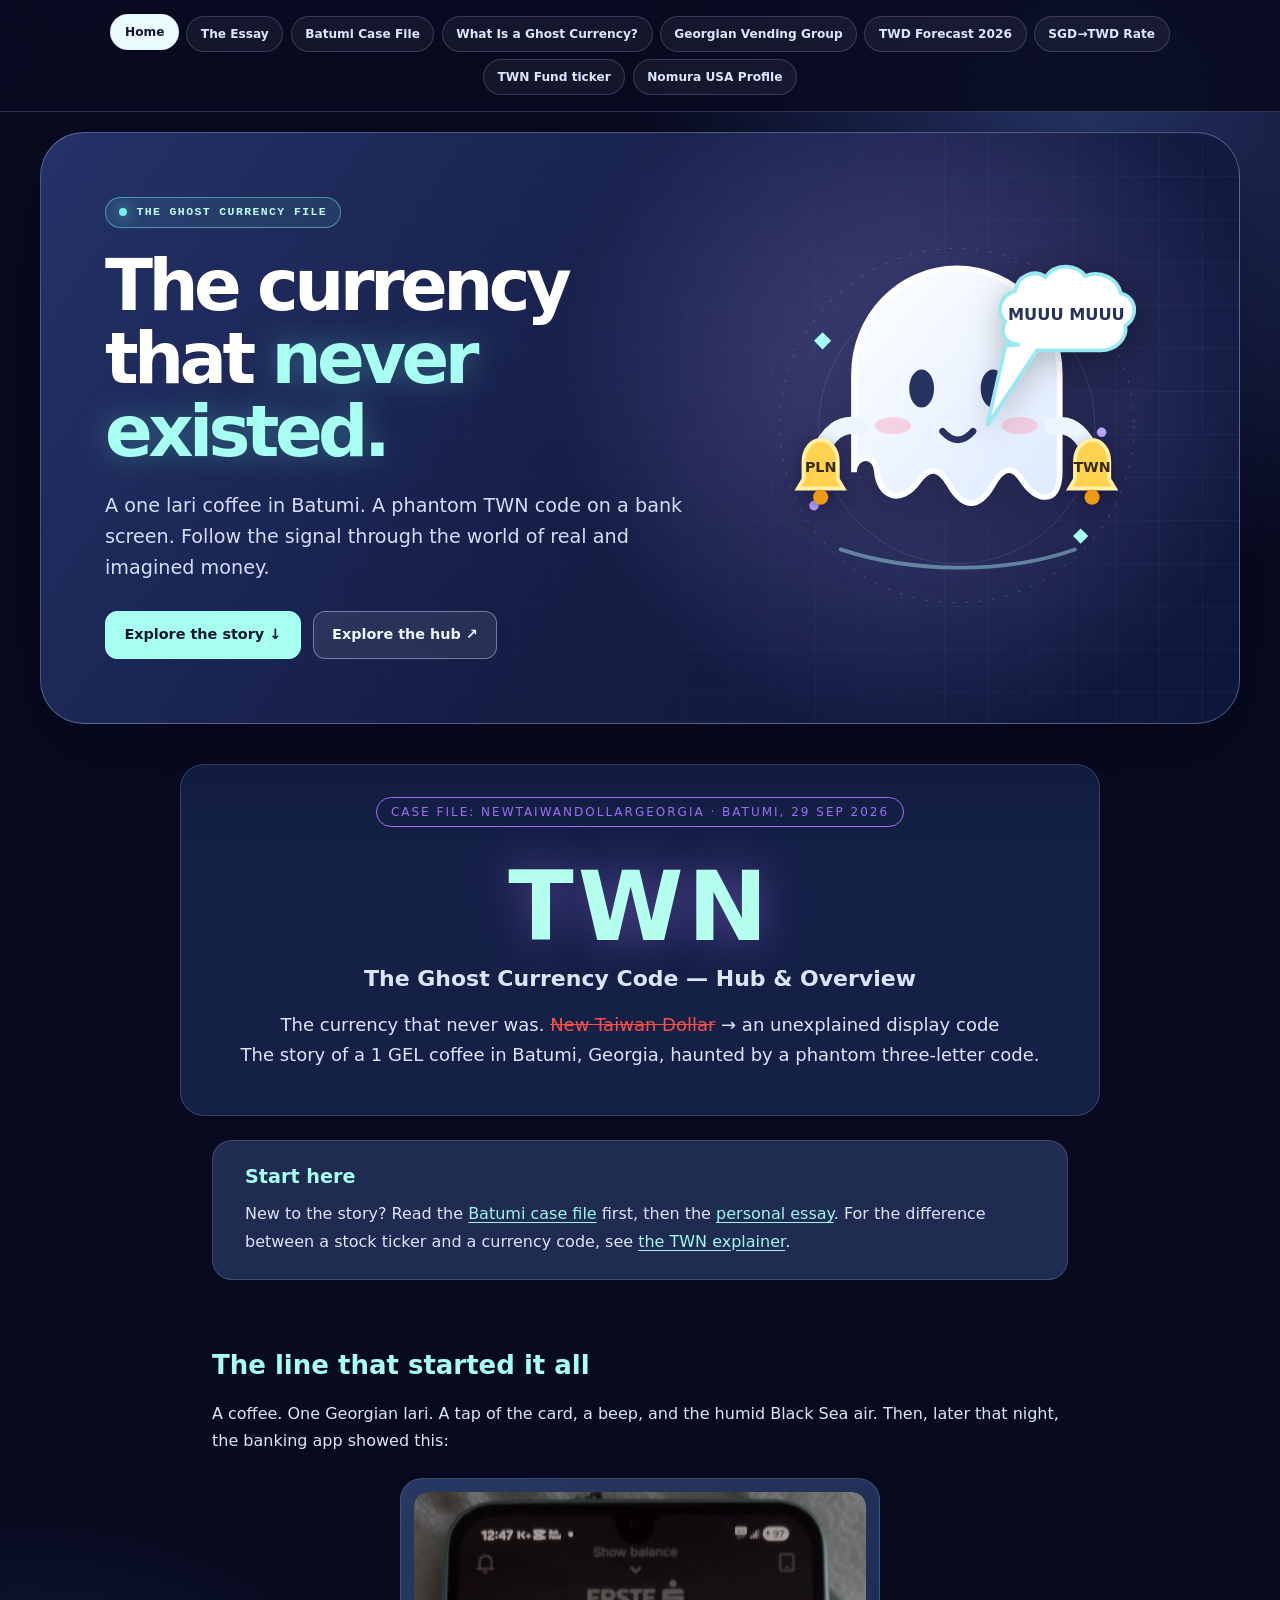
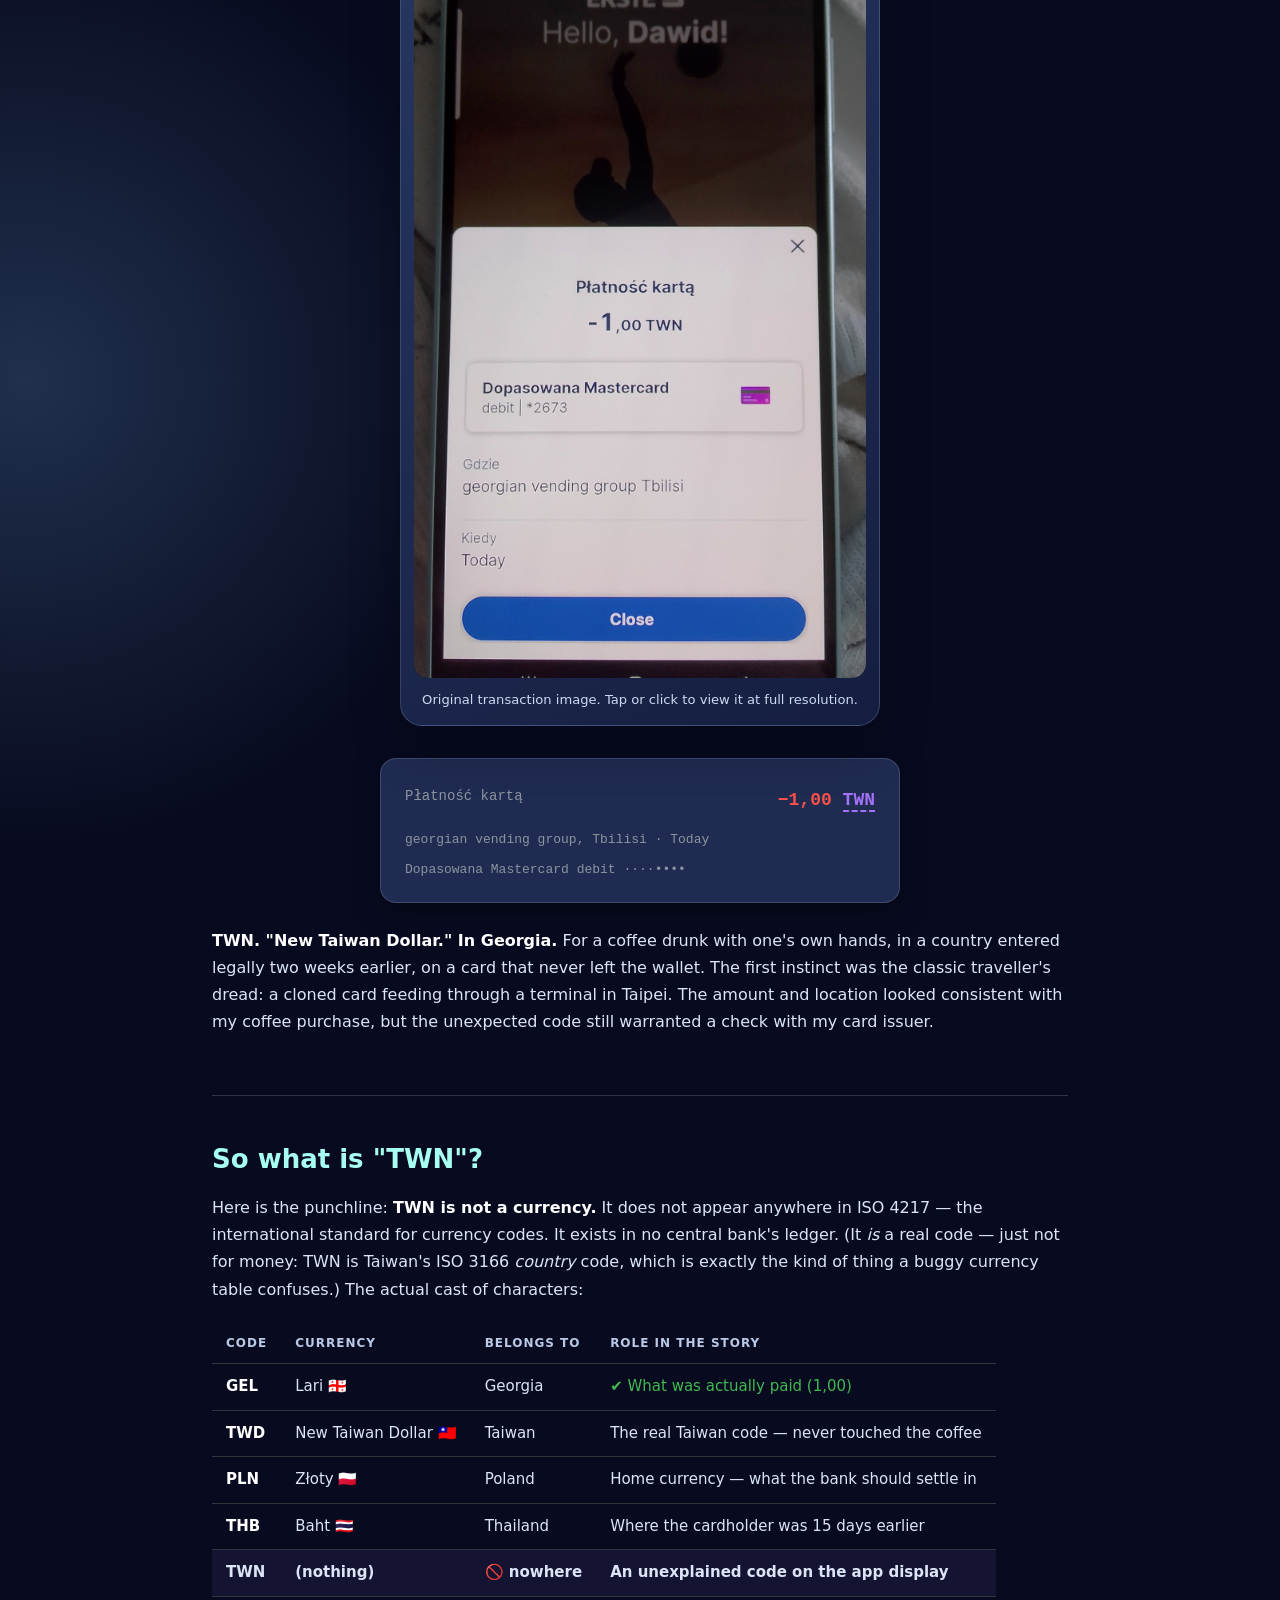
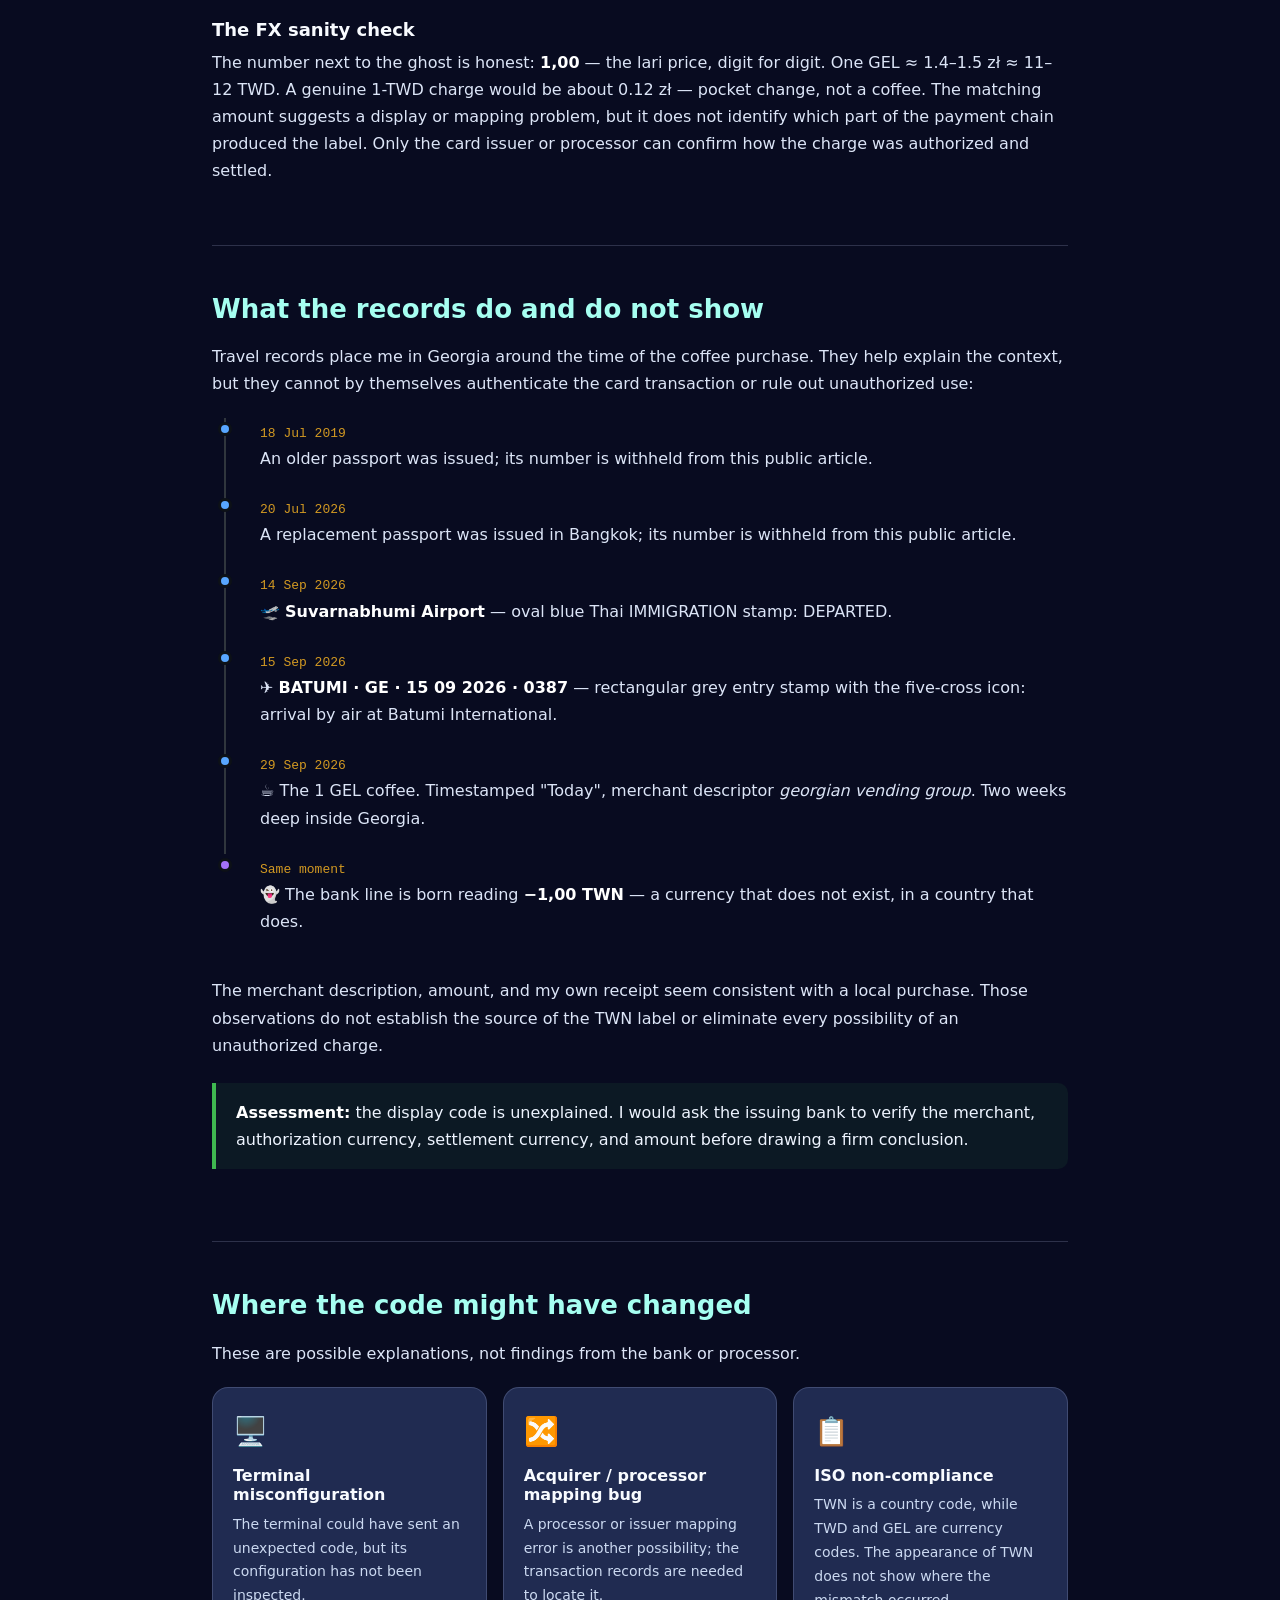
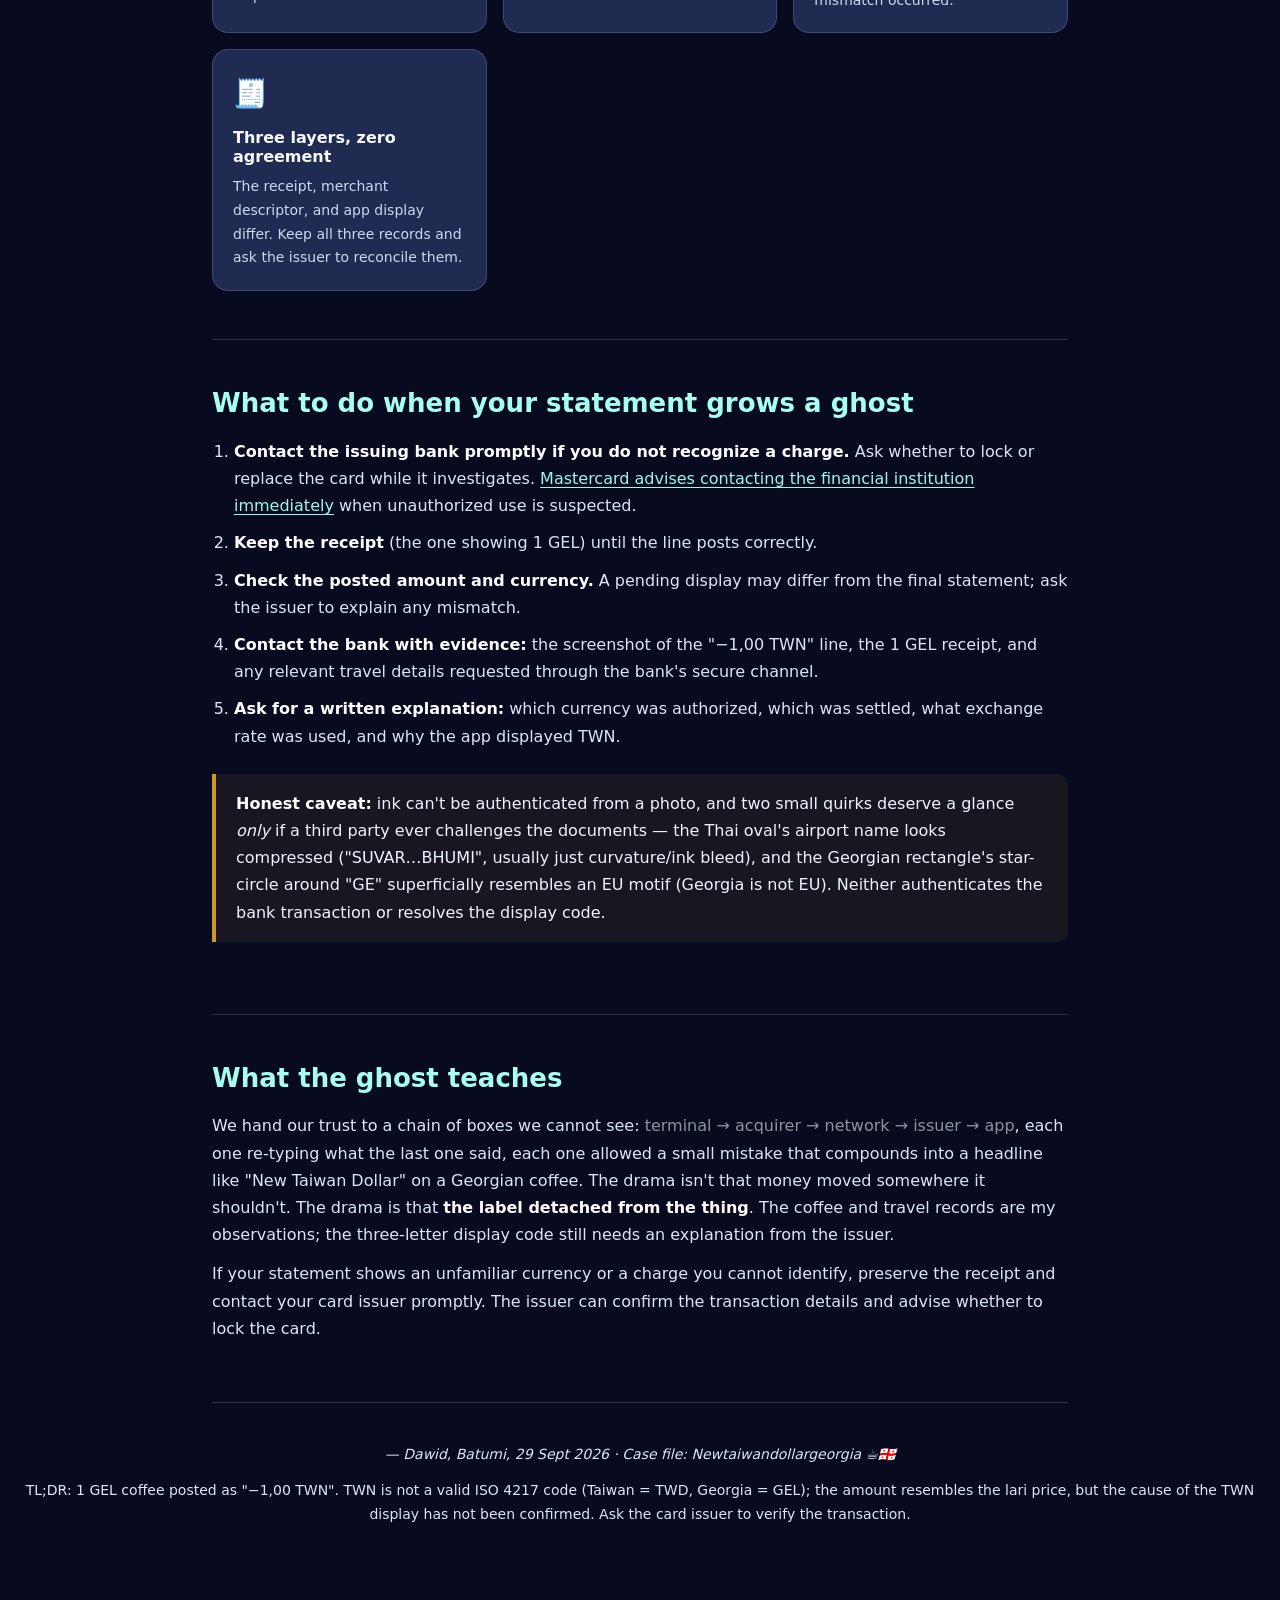
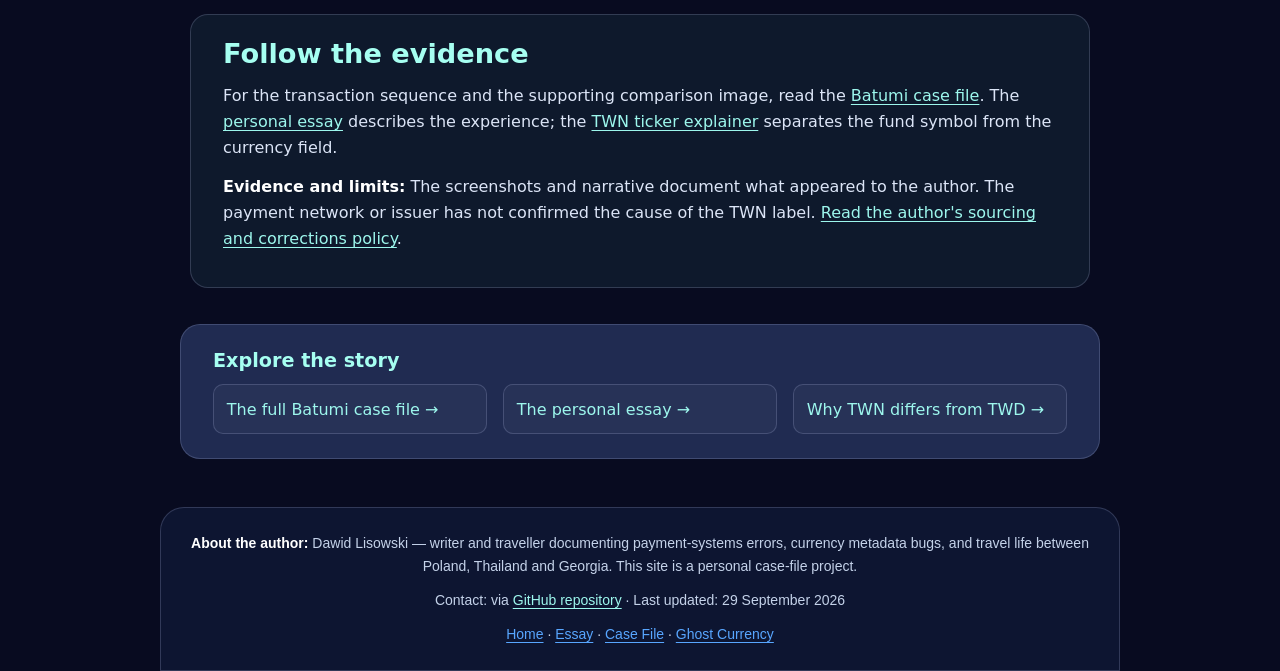
<file: index.html>
<!DOCTYPE html>
<html lang="en" lang="en">
<head>
<meta charset="UTF-8">
<meta name="viewport" content="width=device-width, initial-scale=1.0">
<title>TWN — The Ghost Currency Code | Batumi Coffee Case File</title>
<link rel="canonical" href="https://dawidmillenium-design.github.io/Newtaiwandollargeorgia/index.html">
<meta name="description" content="TWN is not a real currency. How a 1 GEL coffee in Batumi, Georgia ended up charged as &quot;-1,00 TWN&quot; on a bank statement — and what the phantom ISO code really means.">
<style>
  :root {
    --bg: #0d1117;
    --panel: #161b22;
    --border: #30363d;
    --text: #e6edf3;
    --muted: #8b949e;
    --accent: #58a6ff;
    --ghost: #a371f7;
    --green: #3fb950;
    --red: #f85149;
    --amber: #d29922;
  }
  * { box-sizing: border-box; margin: 0; padding: 0; }
  body {
    background: var(--bg);
    color: var(--text);
    font-family: -apple-system, BlinkMacSystemFont, "Segoe UI", Roboto, Helvetica, Arial, sans-serif;
    line-height: 1.6;
  }
  .wrap { max-width: 900px; margin: 0 auto; padding: 0 20px; }

  /* Hero */
  header {
    text-align: center;
    padding: 70px 20px 50px;
    background: radial-gradient(ellipse at top, rgba(163,113,247,0.15), transparent 60%);
    border-bottom: 1px solid var(--border);
  }
  .badge {
    display: inline-block;
    font-size: 12px;
    letter-spacing: 2px;
    text-transform: uppercase;
    color: var(--ghost);
    border: 1px solid var(--ghost);
    border-radius: 999px;
    padding: 4px 14px;
    margin-bottom: 22px;
  }
  h1.code {
    font-size: clamp(64px, 14vw, 120px);
    font-weight: 800;
    letter-spacing: 4px;
    color: var(--ghost);
    text-shadow: 0 0 40px rgba(163,113,247,0.45);
    animation: flicker 4s infinite;
  }
  @keyframes flicker {
    0%, 92%, 96%, 100% { opacity: 1; }
    94% { opacity: 0.35; }
    95% { opacity: 0.8; }
  }
  header p.tagline {
    color: var(--muted);
    font-size: 18px;
    margin-top: 12px;
  }
  header .strike { text-decoration: line-through; color: var(--red); }

  section { padding: 48px 0; border-bottom: 1px solid var(--border); }
  h2 { font-size: 26px; margin-bottom: 18px; color: var(--accent); }
  h3 { font-size: 18px; margin: 22px 0 8px; }
  p { margin-bottom: 12px; color: var(--text); }
  .muted { color: var(--muted); }

  /* Statement mock */
  .statement {
    background: var(--panel);
    border: 1px solid var(--border);
    border-radius: 12px;
    padding: 20px 24px;
    margin: 24px auto;
    max-width: 520px;
    font-family: "SF Mono", ui-monospace, Menlo, Consolas, monospace;
    box-shadow: 0 8px 30px rgba(0,0,0,0.4);
  }
  .statement .row { display: flex; justify-content: space-between; padding: 6px 0; }
  .statement .label { color: var(--muted); font-size: 14px; }
  .statement .amount { color: var(--red); font-weight: 700; font-size: 18px; }
  .statement .twn {
    color: var(--ghost);
    border-bottom: 2px dashed var(--ghost);
    cursor: help;
    position: relative;
  }
  .statement .sub { font-size: 13px; color: var(--muted); margin-top: 8px; }

  /* Table */
  table { width: 100%; border-collapse: collapse; margin: 20px 0; font-size: 15px; }
  th, td { text-align: left; padding: 10px 14px; border-bottom: 1px solid var(--border); }
  th { color: var(--muted); text-transform: uppercase; font-size: 12px; letter-spacing: 1px; }
  tr.ghost td { background: rgba(163,113,247,0.08); color: var(--ghost); font-weight: 700; }
  td .ok { color: var(--green); }
  td .no { color: var(--red); }

  /* Cards grid */
  .grid { display: grid; grid-template-columns: repeat(auto-fit, minmax(250px, 1fr)); gap: 16px; margin-top: 20px; }
  .card {
    background: var(--panel);
    border: 1px solid var(--border);
    border-radius: 12px;
    padding: 20px;
  }
  .card .icon { font-size: 28px; margin-bottom: 10px; }
  .card h3 { margin: 0 0 8px; font-size: 16px; color: var(--text); }
  .card p { font-size: 14px; color: var(--muted); margin: 0; }

  /* Timeline */
  .timeline { list-style: none; margin: 20px 0; }
  .timeline li {
    position: relative;
    padding: 0 0 22px 34px;
    border-left: 2px solid var(--border);
    margin-left: 12px;
  }
  .timeline li:last-child { border-left-color: transparent; }
  .timeline li::before {
    content: "";
    position: absolute;
    left: -8px; top: 4px;
    width: 14px; height: 14px;
    border-radius: 50%;
    background: var(--accent);
    border: 3px solid var(--bg);
  }
  .timeline li.ghost::before { background: var(--ghost); }
  .timeline .date { font-family: ui-monospace, monospace; color: var(--amber); font-size: 13px; }

  /* Callout */
  .callout {
    border-left: 4px solid var(--green);
    background: rgba(63,185,80,0.08);
    border-radius: 0 10px 10px 0;
    padding: 16px 20px;
    margin: 24px 0;
  }
  .callout.warn { border-left-color: var(--amber); background: rgba(210,153,34,0.08); }
  .callout strong { color: var(--text); }

  ol.steps { margin: 16px 0 16px 22px; }
  ol.steps li { margin-bottom: 10px; }

  footer {
    text-align: center;
    padding: 40px 20px;
    color: var(--muted);
    font-size: 14px;
  }
  footer .sig { font-style: italic; }
  a { color: var(--accent); }
</style>
<script type="application/ld+json">
{
  "@context": "https://schema.org",
  "@graph": [
    {
      "@type": "WebSite",
      "@id": "https://dawidmillenium-design.github.io/Newtaiwandollargeorgia/#website",
      "url": "https://dawidmillenium-design.github.io/Newtaiwandollargeorgia//",
      "name": "Newtaiwandollargeorgia \u2014 The Ghost Currency Case File",
      "description": "Documentation of the TWN phantom currency charge: a 1 GEL coffee in Batumi, Georgia.",
      "inLanguage": "en",
      "publisher": {"@type": "Person", "name": "Dawid Lisowski"}
    },
    {
      "@type": "Article",
      "@id": "https://dawidmillenium-design.github.io/Newtaiwandollargeorgia//index.html#article",
      "headline": "TWN \u2014 The Ghost Currency Code | Batumi Coffee Case File",
      "datePublished": "2026-09-29",
      "dateModified": "2026-09-29",
      "author": {
        "@type": "Person",
        "name": "Dawid Lisowski",
        "jobTitle": "Writer and traveller",
        "description": "Documents payment-systems errors, currency metadata bugs, and travel life between Poland, Thailand and Georgia."
      },
      "publisher": {"@type": "Person", "name": "Dawid Lisowski"},
      "mainEntityOfPage": "https://dawidmillenium-design.github.io/Newtaiwandollargeorgia//index.html",
      "about": [
        {"@type": "Thing", "name": "ISO 4217"},
        {"@type": "Thing", "name": "Georgian lari"},
        {"@type": "Place", "name": "Batumi, Georgia"}
      ],
      "inLanguage": "en"
    }
  ]
}
</script>
<link rel="stylesheet" href="https://dawidmillenium-design.github.io/Newtaiwandollargeorgia/ghost-cloud.css?v=20260929-editorial">
</head>
<body class="ghost-theme">
<style>
.audit-nav{display:flex;flex-wrap:wrap;gap:8px 14px;padding:10px 16px;background:#161b22;border-bottom:1px solid #30363d;font:600 13px/1.6 -apple-system,BlinkMacSystemFont,"Segoe UI",Roboto,Arial,sans-serif;}
.audit-nav a{color:#58a6ff;text-decoration:none;padding:4px 10px;border-radius:6px;border:1px solid #30363d;}
.audit-nav a:hover{background:#1f6feb;color:#fff;}
@media print{.audit-nav{display:none;}}
</style>
<nav class="audit-nav" aria-label="Site navigation">
<a href="https://dawidmillenium-design.github.io/Newtaiwandollargeorgia/index.html" aria-current="page">Home</a>
<a href="https://dawidmillenium-design.github.io/Newtaiwandollargeorgia/CurrencyThatNeverExisted.html">The Essay</a>
<a href="https://dawidmillenium-design.github.io/Newtaiwandollargeorgia/TheGhostCurrencyofBatumi.html">Batumi Case File</a>
<a href="https://dawidmillenium-design.github.io/Newtaiwandollargeorgia/WhatIsGhostCurrency.html">What Is a Ghost Currency?</a>
<a href="https://dawidmillenium-design.github.io/Newtaiwandollargeorgia/GeorgianVendingGroupLLC.html">Georgian Vending Group</a>
<a href="https://dawidmillenium-design.github.io/Newtaiwandollargeorgia/NewTaiwanDollarForecast2026.html">TWD Forecast 2026</a>
<a href="https://dawidmillenium-design.github.io/Newtaiwandollargeorgia/SGDtoTaiwanDollar.html">SGD→TWD Rate</a>
<a href="https://dawidmillenium-design.github.io/Newtaiwandollargeorgia/TWNStockPriceLive.html">TWN Fund ticker</a>
<a href="https://dawidmillenium-design.github.io/Newtaiwandollargeorgia/NomuraAssetManagementUSAInc.html">Nomura USA Profile</a>
</nav>
<a class="ghost-skip" href="#story">Skip to content</a>
<section class="ghost-hero" aria-label="Site introduction"><div class="ghost-copy"><p class="ghost-eyebrow">THE GHOST CURRENCY FILE</p><p class="ghost-title">The currency that <em>never existed.</em></p><p class="ghost-lead">A one lari coffee in Batumi. A phantom TWN code on a bank screen. Follow the signal through the world of real and imagined money.</p><div class="ghost-actions"><a href="#story">Explore the story ↓</a><a href="https://dawidmillenium-design.github.io/Newtaiwandollargeorgia/index.html">Explore the hub ↗</a></div></div><div class="ghost-art" aria-hidden="true"><svg viewBox="0 0 420 440" xmlns="http://www.w3.org/2000/svg"><defs><linearGradient id="ghost-fill" x1="0" y1="0" x2="1" y2="1"><stop stop-color="#fff"/><stop offset="1" stop-color="#dceaff"/></linearGradient><linearGradient id="coin-fill" x1="0" x2="1"><stop stop-color="#a6fff1"/><stop offset="1" stop-color="#9b91ff"/></linearGradient></defs><circle cx="213" cy="218" r="186" fill="none" stroke="#b5c9ff" stroke-opacity=".26" stroke-dasharray="3 11"/><circle cx="213" cy="218" r="145" fill="none" stroke="#b5c9ff" stroke-opacity=".15"/><path d="M105 267V164c0-61 48-111 108-111s108 50 108 111v103c0 36-26 30-39 9-11-17-21-14-31 4-15 26-31 26-46 0-10-17-20-20-32-4-19 27-42 16-44-10-2-20-24-17-24 1Z" fill="url(#ghost-fill)" stroke="#fff" stroke-width="6"/><ellipse cx="176" cy="179" rx="13" ry="20" fill="#273263"/><ellipse cx="251" cy="179" rx="13" ry="20" fill="#273263"/><path d="M198 224q16 18 32 0" fill="none" stroke="#273263" stroke-linecap="round" stroke-width="7"/><ellipse cx="146" cy="218" rx="19" ry="9" fill="#f7b9d1" opacity=".6"/><ellipse cx="279" cy="218" rx="19" ry="9" fill="#f7b9d1" opacity=".6"/><path d="m63 129 9 9 9-9-9-9zM335 334l8 8 8-8-8-8z" fill="#a6fff1"/><circle cx="63" cy="302" r="5" fill="#b8a6ff"/><circle cx="365" cy="225" r="5" fill="#b8a6ff"/><path d="M91 348c72 24 169 27 246 0" fill="none" stroke="#9ddde7" stroke-width="4" stroke-linecap="round" opacity=".5"/><g class="ghost-arms" fill="none" stroke="#edf6ff" stroke-width="18" stroke-linecap="round"><path d="M111 219 Q83 211 67 251"/><path d="M314 219 Q340 212 356 251"/></g><g class="ghost-bell ghost-bell-pln"><path d="M46 284h48l-6-10v-18c0-13-8-23-18-23s-18 10-18 23v18z" fill="#ffd34f" stroke="#fff0a5" stroke-width="4"/><circle cx="70" cy="293" r="8" fill="#ed9b16"/><text x="70" y="267" text-anchor="middle" font-family="ui-sans-serif,system-ui,sans-serif" font-size="15" font-weight="900" fill="#392a09">PLN</text></g><g class="ghost-bell ghost-bell-twn"><path d="M331 284h48l-6-10v-18c0-13-8-23-18-23s-18 10-18 23v18z" fill="#ffd34f" stroke="#fff0a5" stroke-width="4"/><circle cx="355" cy="293" r="8" fill="#ed9b16"/><text x="355" y="267" text-anchor="middle" font-family="ui-sans-serif,system-ui,sans-serif" font-size="15" font-weight="900" fill="#392a09">TWN</text></g><g class="ghost-speech"><path d="M279 133c-16 0-21-13-15-24-11-11-5-29 10-32 2-16 20-24 32-15 11-16 33-13 42-1 16-7 34 3 37 18 17 4 19 25 5 34 2 14-10 26-26 26h-67l-52 79 19-84z" fill="#fff" stroke="#9be9f0" stroke-width="4"/><text x="328" y="107" text-anchor="middle" font-family="ui-sans-serif,system-ui,sans-serif" font-size="17" font-weight="900" fill="#26305c">MUUU MUUU</text></g></svg></div></section>
<div id="story"></div>


<header>
  <div class="badge">Case file: Newtaiwandollargeorgia · Batumi, 29 Sep 2026</div>
  <h1 class="code">TWN</h1>
<p style="text-align:center;font-size:22px;font-weight:700;margin-top:-6px;">The Ghost Currency Code — Hub &amp; Overview</p>
  <p class="tagline">The currency that never was. <span class="strike">New Taiwan Dollar</span> → an unexplained display code<br>
  The story of a 1&nbsp;GEL coffee in Batumi, Georgia, haunted by a phantom three-letter code.</p>
</header>

<div class="wrap">
<section class="start-here" aria-label="Start here"><h2>Start here</h2><p>New to the story? Read the <a href="https://dawidmillenium-design.github.io/Newtaiwandollargeorgia/TheGhostCurrencyofBatumi.html">Batumi case file</a> first, then the <a href="https://dawidmillenium-design.github.io/Newtaiwandollargeorgia/CurrencyThatNeverExisted.html">personal essay</a>. For the difference between a stock ticker and a currency code, see <a href="https://dawidmillenium-design.github.io/Newtaiwandollargeorgia/TWNStockPriceLive.html">the TWN explainer</a>.</p></section>


  <!-- THE LINE THAT STARTED IT ALL -->
  <section>
    <h2>The line that started it all</h2>
    <p>A coffee. One Georgian lari. A tap of the card, a beep, and the humid Black Sea air. Then, later that night, the banking app showed this:</p>
    <figure class="transaction-image">
      <a href="https://dawidmillenium-design.github.io/Newtaiwandollargeorgia/newtaiwandollarinbatymipolandbankchina.jpg" aria-label="Open the original transaction image at full resolution">
        <img src="https://dawidmillenium-design.github.io/Newtaiwandollargeorgia/newtaiwandollarinbatymipolandbankchina.jpg" width="2261" height="3931" loading="lazy" decoding="async" alt="Banking app screenshot showing a reported card payment labeled minus 1,00 TWN.">
      </a>
      <figcaption>Original transaction image. Tap or click to view it at full resolution.</figcaption>
    </figure>


    <div class="statement" role="img" aria-label="Banking app transaction line showing minus 1,00 TWN">
      <div class="row">
        <span class="label">Płatność kartą</span>
        <span class="amount">−1,00 <span class="twn" title="TWN is NOT a valid ISO 4217 currency code — it does not exist.">TWN</span></span>
      </div>
      <div class="sub">georgian vending group, Tbilisi · Today</div>
      <div class="sub">Dopasowana Mastercard debit ····••••</div>
    </div>

    <p><strong>TWN. "New Taiwan Dollar." In Georgia.</strong> For a coffee drunk with one's own hands, in a country entered legally two weeks earlier, on a card that never left the wallet. The first instinct was the classic traveller's dread: a cloned card feeding through a terminal in Taipei. The amount and location looked consistent with my coffee purchase, but the unexpected code still warranted a check with my card issuer.</p>
  </section>

  <!-- WHAT IS TWN -->
  <section>
    <h2>So what is "TWN"?</h2>
    <p>Here is the punchline: <strong>TWN is not a currency.</strong> It does not appear anywhere in ISO 4217 — the international standard for currency codes. It exists in no central bank's ledger. (It <em>is</em> a real code — just not for money: TWN is Taiwan's ISO 3166 <em>country</em> code, which is exactly the kind of thing a buggy currency table confuses.) The actual cast of characters:</p>

    <table>
      <thead>
        <tr><th>Code</th><th>Currency</th><th>Belongs to</th><th>Role in the story</th></tr>
      </thead>
      <tbody>
        <tr><td><strong>GEL</strong></td><td>Lari 🇬🇪</td><td>Georgia</td><td><span class="ok">✔ What was actually paid (1,00)</span></td></tr>
        <tr><td><strong>TWD</strong></td><td>New Taiwan Dollar 🇹🇼</td><td>Taiwan</td><td>The real Taiwan code — never touched the coffee</td></tr>
        <tr><td><strong>PLN</strong></td><td>Złoty 🇵🇱</td><td>Poland</td><td>Home currency — what the bank should settle in</td></tr>
        <tr><td><strong>THB</strong></td><td>Baht 🇹🇭</td><td>Thailand</td><td>Where the cardholder was 15 days earlier</td></tr>
        <tr class="ghost"><td>TWN</td><td>(nothing)</td><td>🚫 nowhere</td><td>An unexplained code on the app display</td></tr>
      </tbody>
    </table>

    <h3>The FX sanity check</h3>
    <p>The number next to the ghost is honest: <strong>1,00</strong> — the lari price, digit for digit. One GEL ≈ 1.4–1.5&nbsp;zł ≈ 11–12&nbsp;TWD. A genuine 1-TWD charge would be about 0.12&nbsp;zł — pocket change, not a coffee. The matching amount suggests a display or mapping problem, but it does not identify which part of the payment chain produced the label. Only the card issuer or processor can confirm how the charge was authorized and settled.</p>
  </section>

  <!-- WHY IT'S NOT FRAUD -->
  <section>
    <h2>What the records do and do not show</h2>
    <p>Travel records place me in Georgia around the time of the coffee purchase. They help explain the context, but they cannot by themselves authenticate the card transaction or rule out unauthorized use:</p>

    <ul class="timeline">
      <li><span class="date">18 Jul 2019</span><br>An older passport was issued; its number is withheld from this public article.</li>
      <li><span class="date">20 Jul 2026</span><br>A replacement passport was issued in Bangkok; its number is withheld from this public article.</li>
      <li><span class="date">14 Sep 2026</span><br>🛫 <strong>Suvarnabhumi Airport</strong> — oval blue Thai IMMIGRATION stamp: DEPARTED.</li>
      <li><span class="date">15 Sep 2026</span><br>✈️ <strong>BATUMI · GE · 15 09 2026 · 0387</strong> — rectangular grey entry stamp with the five-cross icon: arrival by air at Batumi International.</li>
      <li><span class="date">29 Sep 2026</span><br>☕ The 1 GEL coffee. Timestamped "Today", merchant descriptor <em>georgian vending group</em>. Two weeks deep inside Georgia.</li>
      <li class="ghost"><span class="date">Same moment</span><br>👻 The bank line is born reading <strong>−1,00 TWN</strong> — a currency that does not exist, in a country that does.</li>
    </ul>

    <p>The merchant description, amount, and my own receipt seem consistent with a local purchase. Those observations do not establish the source of the TWN label or eliminate every possibility of an unauthorized charge.</p>
    <div class="callout"><strong>Assessment:</strong> the display code is unexplained. I would ask the issuing bank to verify the merchant, authorization currency, settlement currency, and amount before drawing a firm conclusion.</div>
  </section>

  <!-- MOST LIKELY CAUSES -->
  <section>
    <h2>Where the code might have changed</h2><p>These are possible explanations, not findings from the bank or processor.</p>
    <div class="grid">
      <div class="card">
        <div class="icon">🖥️</div>
        <h3>Terminal misconfiguration</h3>
        <p>The terminal could have sent an unexpected code, but its configuration has not been inspected.</p>
      </div>
      <div class="card">
        <div class="icon">🔀</div>
        <h3>Acquirer / processor mapping bug</h3>
        <p>A processor or issuer mapping error is another possibility; the transaction records are needed to locate it.</p>
      </div>
      <div class="card">
        <div class="icon">📋</div>
        <h3>ISO non-compliance</h3>
        <p>TWN is a country code, while TWD and GEL are currency codes. The appearance of TWN does not show where the mismatch occurred.</p>
      </div>
      <div class="card">
        <div class="icon">🧾</div>
        <h3>Three layers, zero agreement</h3>
        <p>The receipt, merchant descriptor, and app display differ. Keep all three records and ask the issuer to reconcile them.</p>
      </div>
    </div>
  </section>

  <!-- WHAT TO DO -->
  <section>
    <h2>What to do when your statement grows a ghost</h2>
    <ol class="steps">
      <li><strong>Contact the issuing bank promptly if you do not recognize a charge.</strong> Ask whether to lock or replace the card while it investigates. <a href="https://www.mastercard.com/ge/en/personal/protection-and-security/zero-liability-protection.html">Mastercard advises contacting the financial institution immediately</a> when unauthorized use is suspected.</li>
      <li><strong>Keep the receipt</strong> (the one showing 1 GEL) until the line posts correctly.</li>
      <li><strong>Check the posted amount and currency.</strong> A pending display may differ from the final statement; ask the issuer to explain any mismatch.</li>
      <li><strong>Contact the bank with evidence:</strong> the screenshot of the "−1,00 TWN" line, the 1 GEL receipt, and any relevant travel details requested through the bank's secure channel.</li>
      <li><strong>Ask for a written explanation:</strong> which currency was authorized, which was settled, what exchange rate was used, and why the app displayed TWN.</li>
    </ol>
    <div class="callout warn">
      <strong>Honest caveat:</strong> ink can't be authenticated from a photo, and two small quirks deserve a glance <em>only</em> if a third party ever challenges the documents — the Thai oval's airport name looks compressed ("SUVAR…BHUMI", usually just curvature/ink bleed), and the Georgian rectangle's star-circle around "GE" superficially resembles an EU motif (Georgia is not EU). Neither authenticates the bank transaction or resolves the display code.
    </div>
  </section>

  <!-- LESSON -->
  <section>
    <h2>What the ghost teaches</h2>
    <p>We hand our trust to a chain of boxes we cannot see: <span class="muted">terminal → acquirer → network → issuer → app</span>, each one re-typing what the last one said, each one allowed a small mistake that compounds into a headline like "New Taiwan Dollar" on a Georgian coffee. The drama isn't that money moved somewhere it shouldn't. The drama is that <strong>the label detached from the thing</strong>. The coffee and travel records are my observations; the three-letter display code still needs an explanation from the issuer.</p>
    <p>If your statement shows an unfamiliar currency or a charge you cannot identify, preserve the receipt and contact your card issuer promptly. The issuer can confirm the transaction details and advise whether to lock the card.</p>
  </section>

</div>

<footer>
  <p class="sig">— Dawid, Batumi, 29 Sept 2026 · Case file: Newtaiwandollargeorgia ☕🇬🇪</p>
  <p>TL;DR: 1 GEL coffee posted as "−1,00 TWN". TWN is not a valid ISO 4217 code (Taiwan = TWD, Georgia = GEL); the amount resembles the lari price, but the cause of the TWN display has not been confirmed. Ask the card issuer to verify the transaction.</p>
</footer>


<section class="editorial-context" aria-label="Further reading and evidence"><h2>Follow the evidence</h2><p>For the transaction sequence and the supporting comparison image, read the <a href="https://dawidmillenium-design.github.io/Newtaiwandollargeorgia/TheGhostCurrencyofBatumi.html">Batumi case file</a>. The <a href="https://dawidmillenium-design.github.io/Newtaiwandollargeorgia/CurrencyThatNeverExisted.html">personal essay</a> describes the experience; the <a href="https://dawidmillenium-design.github.io/Newtaiwandollargeorgia/TWNStockPriceLive.html">TWN ticker explainer</a> separates the fund symbol from the currency field.</p><p><strong>Evidence and limits:</strong> The screenshots and narrative document what appeared to the author. The payment network or issuer has not confirmed the cause of the TWN label. <a href="https://dawidmillenium-design.github.io/Newtaiwandollargeorgia/AboutAndMethodology.html">Read the author's sourcing and corrections policy</a>.</p></section>
<aside class="related-reading" aria-label="Related reading"><h2>Explore the story</h2><ul><li><a href="https://dawidmillenium-design.github.io/Newtaiwandollargeorgia/TheGhostCurrencyofBatumi.html">The full Batumi case file →</a></li><li><a href="https://dawidmillenium-design.github.io/Newtaiwandollargeorgia/CurrencyThatNeverExisted.html">The personal essay →</a></li><li><a href="https://dawidmillenium-design.github.io/Newtaiwandollargeorgia/TWNStockPriceLive.html">Why TWN differs from TWD →</a></li></ul></aside>
<footer class="audit-footer" style="margin-top:40px;padding:24px 16px;border-top:1px solid #30363d;background:#161b22;color:#8b949e;font:14px/1.6 -apple-system,BlinkMacSystemFont,'Segoe UI',Roboto,Arial,sans-serif;text-align:center;">
<p><strong>About the author:</strong> Dawid Lisowski — writer and traveller documenting payment-systems errors, currency metadata bugs, and travel life between Poland, Thailand and Georgia. This site is a personal case-file project.</p>
<p>Contact: via <a href="https://github.com/dawidmillenium-design/Newtaiwandollargeorgia" rel="nofollow noopener" target="_blank">GitHub repository</a> · Last updated: 29 September 2026</p>
<nav style="margin-top:10px;"><a href="https://dawidmillenium-design.github.io/Newtaiwandollargeorgia/index.html" style="color:#58a6ff;">Home</a> · <a href="https://dawidmillenium-design.github.io/Newtaiwandollargeorgia/CurrencyThatNeverExisted.html" style="color:#58a6ff;">Essay</a> · <a href="https://dawidmillenium-design.github.io/Newtaiwandollargeorgia/TheGhostCurrencyofBatumi.html" style="color:#58a6ff;">Case File</a> · <a href="https://dawidmillenium-design.github.io/Newtaiwandollargeorgia/WhatIsGhostCurrency.html" style="color:#58a6ff;">Ghost Currency</a></nav>
</footer>
</body>
</html>
</file>
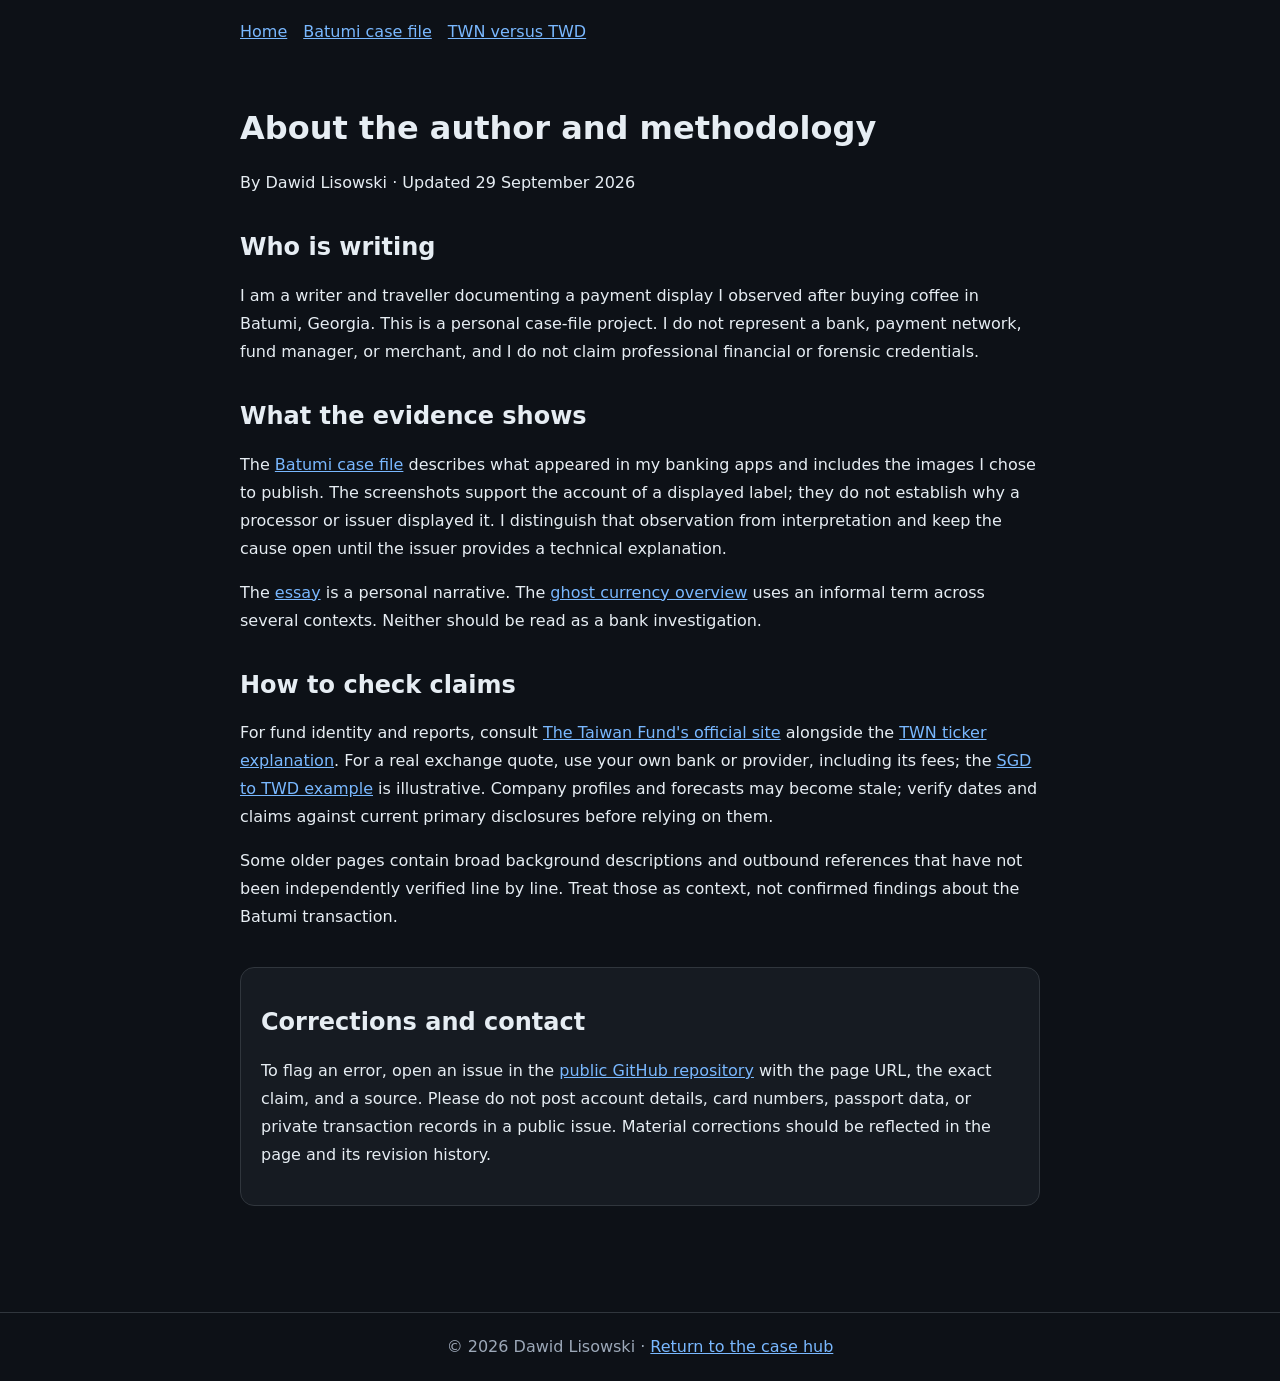
<file: AboutAndMethodology.html>
<!doctype html>
<html lang="en"><head><meta charset="utf-8"><meta name="viewport" content="width=device-width,initial-scale=1"><title>About the author and methodology | TWN Batumi case file</title><meta name="description" content="Who writes the TWN Batumi case file, how transaction evidence is interpreted, and how to request a correction."><link rel="canonical" href="https://dawidmillenium-design.github.io/Newtaiwandollargeorgia/AboutAndMethodology.html"><link rel="stylesheet" href="https://dawidmillenium-design.github.io/Newtaiwandollargeorgia/ghost-cloud.css?v=20260929-editorial"><style>body{background:#0d1117;color:#e6edf3;font:16px/1.75 system-ui,sans-serif;margin:0}main{max-width:800px;margin:0 auto;padding:24px 20px 70px}a{color:#79b8ff}h1,h2{line-height:1.2}section{margin:36px 0}nav{max-width:800px;margin:auto;padding:18px 20px;display:flex;flex-wrap:wrap;gap:16px}.note{background:#161b22;border:1px solid #30363d;border-radius:14px;padding:20px}footer{border-top:1px solid #30363d;padding:20px;text-align:center;color:#9ca8b8}</style></head><body><nav aria-label="Site navigation"><a href="https://dawidmillenium-design.github.io/Newtaiwandollargeorgia/index.html">Home</a><a href="https://dawidmillenium-design.github.io/Newtaiwandollargeorgia/TheGhostCurrencyofBatumi.html">Batumi case file</a><a href="https://dawidmillenium-design.github.io/Newtaiwandollargeorgia/TWNStockPriceLive.html">TWN versus TWD</a></nav><main><h1>About the author and methodology</h1><p>By Dawid Lisowski · Updated 29 September 2026</p><section><h2>Who is writing</h2><p>I am a writer and traveller documenting a payment display I observed after buying coffee in Batumi, Georgia. This is a personal case-file project. I do not represent a bank, payment network, fund manager, or merchant, and I do not claim professional financial or forensic credentials.</p></section><section><h2>What the evidence shows</h2><p>The <a href="https://dawidmillenium-design.github.io/Newtaiwandollargeorgia/TheGhostCurrencyofBatumi.html">Batumi case file</a> describes what appeared in my banking apps and includes the images I chose to publish. The screenshots support the account of a displayed label; they do not establish why a processor or issuer displayed it. I distinguish that observation from interpretation and keep the cause open until the issuer provides a technical explanation.</p><p>The <a href="https://dawidmillenium-design.github.io/Newtaiwandollargeorgia/CurrencyThatNeverExisted.html">essay</a> is a personal narrative. The <a href="https://dawidmillenium-design.github.io/Newtaiwandollargeorgia/WhatIsGhostCurrency.html">ghost currency overview</a> uses an informal term across several contexts. Neither should be read as a bank investigation.</p></section><section><h2>How to check claims</h2><p>For fund identity and reports, consult <a href="https://www.thetaiwanfund.com/">The Taiwan Fund's official site</a> alongside the <a href="https://dawidmillenium-design.github.io/Newtaiwandollargeorgia/TWNStockPriceLive.html">TWN ticker explanation</a>. For a real exchange quote, use your own bank or provider, including its fees; the <a href="https://dawidmillenium-design.github.io/Newtaiwandollargeorgia/SGDtoTaiwanDollar.html">SGD to TWD example</a> is illustrative. Company profiles and forecasts may become stale; verify dates and claims against current primary disclosures before relying on them.</p><p>Some older pages contain broad background descriptions and outbound references that have not been independently verified line by line. Treat those as context, not confirmed findings about the Batumi transaction.</p></section><section class="note"><h2>Corrections and contact</h2><p>To flag an error, open an issue in the <a href="https://github.com/dawidmillenium-design/Newtaiwandollargeorgia/issues">public GitHub repository</a> with the page URL, the exact claim, and a source. Please do not post account details, card numbers, passport data, or private transaction records in a public issue. Material corrections should be reflected in the page and its revision history.</p></section></main><footer>© 2026 Dawid Lisowski · <a href="https://dawidmillenium-design.github.io/Newtaiwandollargeorgia/index.html">Return to the case hub</a></footer></body></html>
</file>
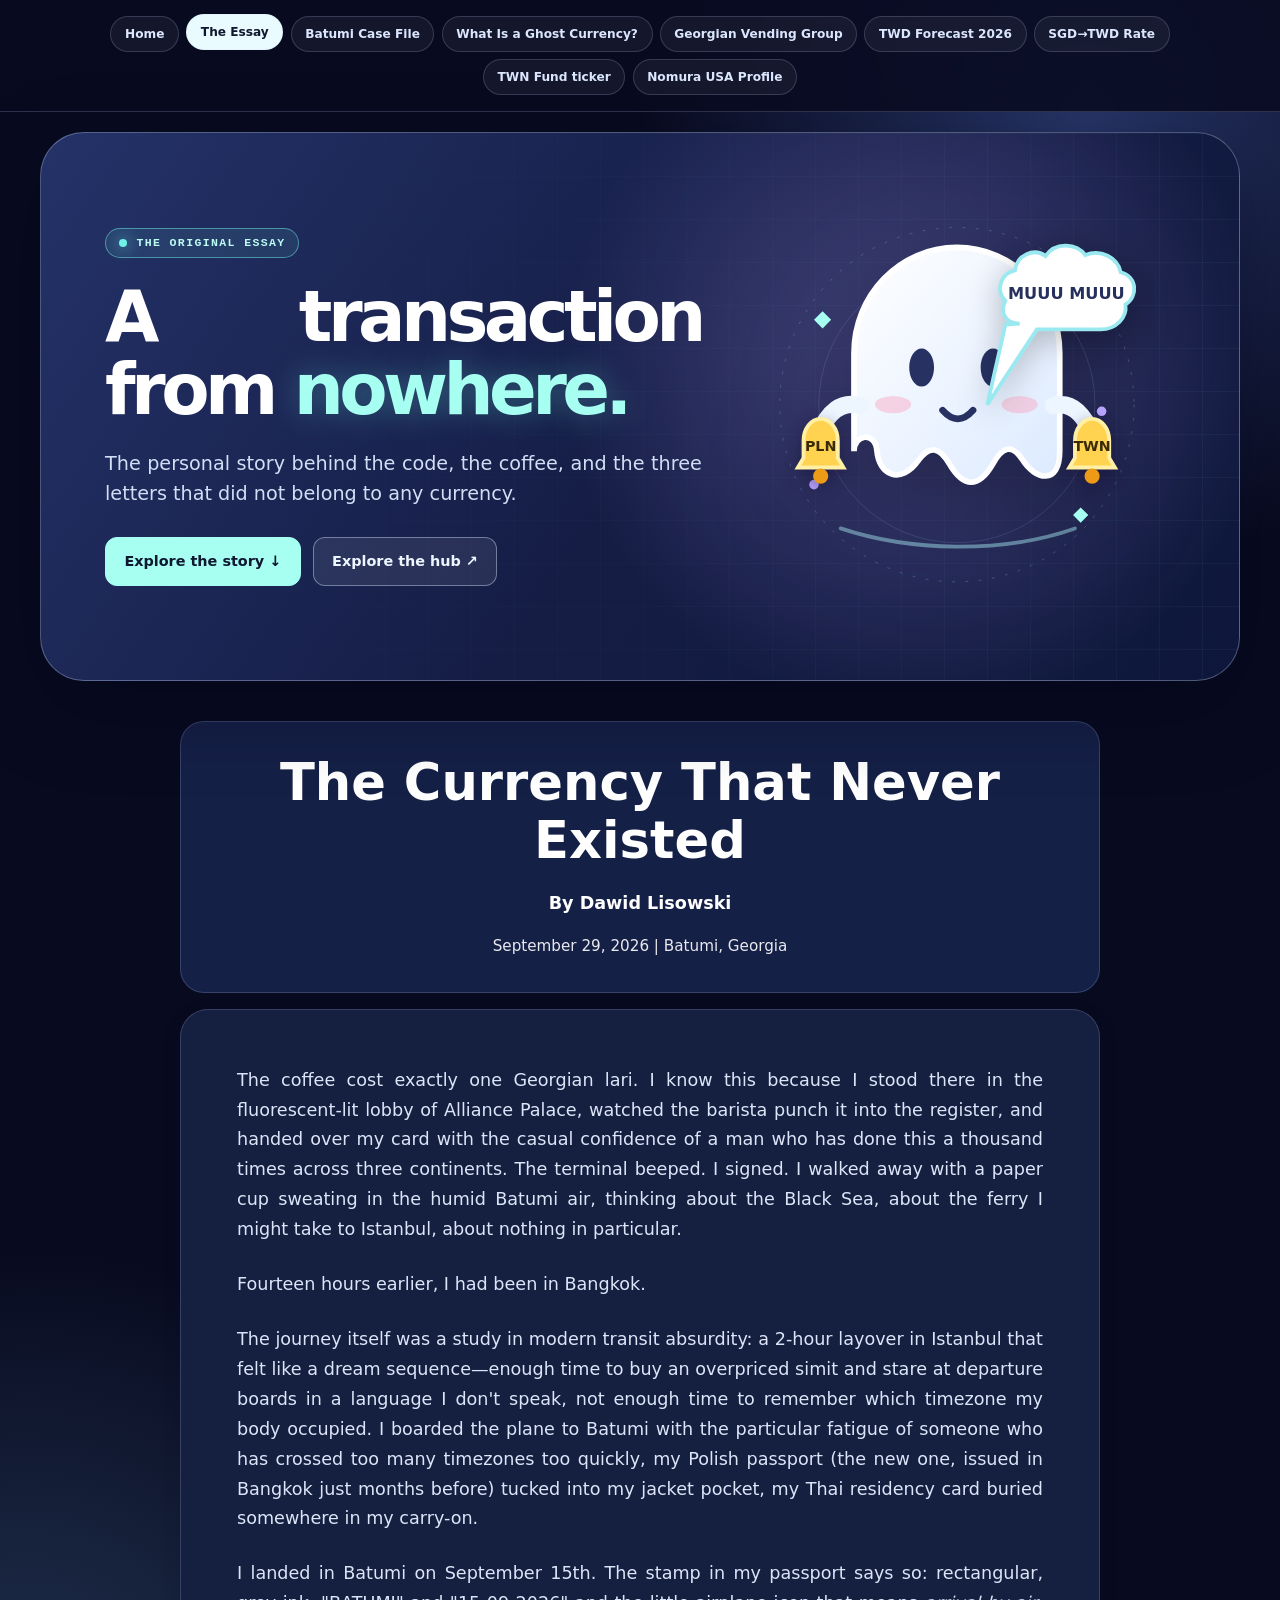
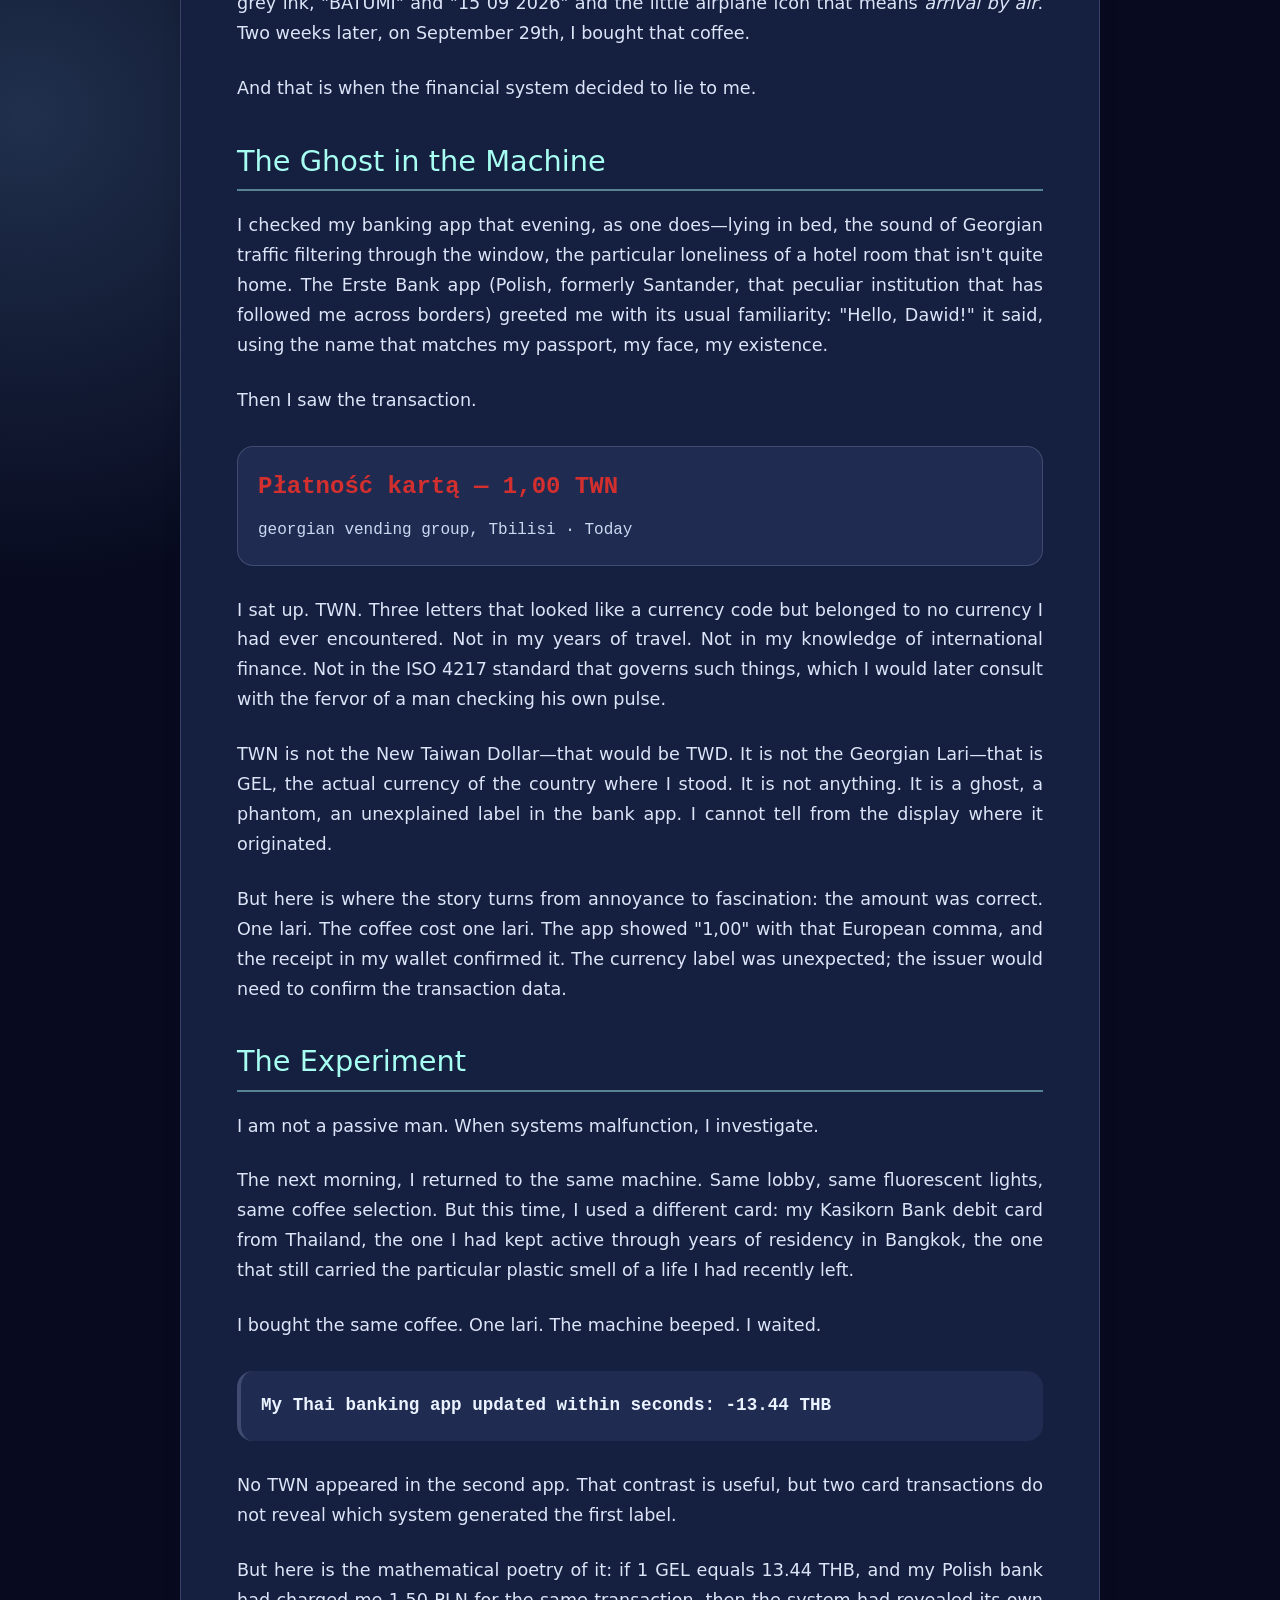
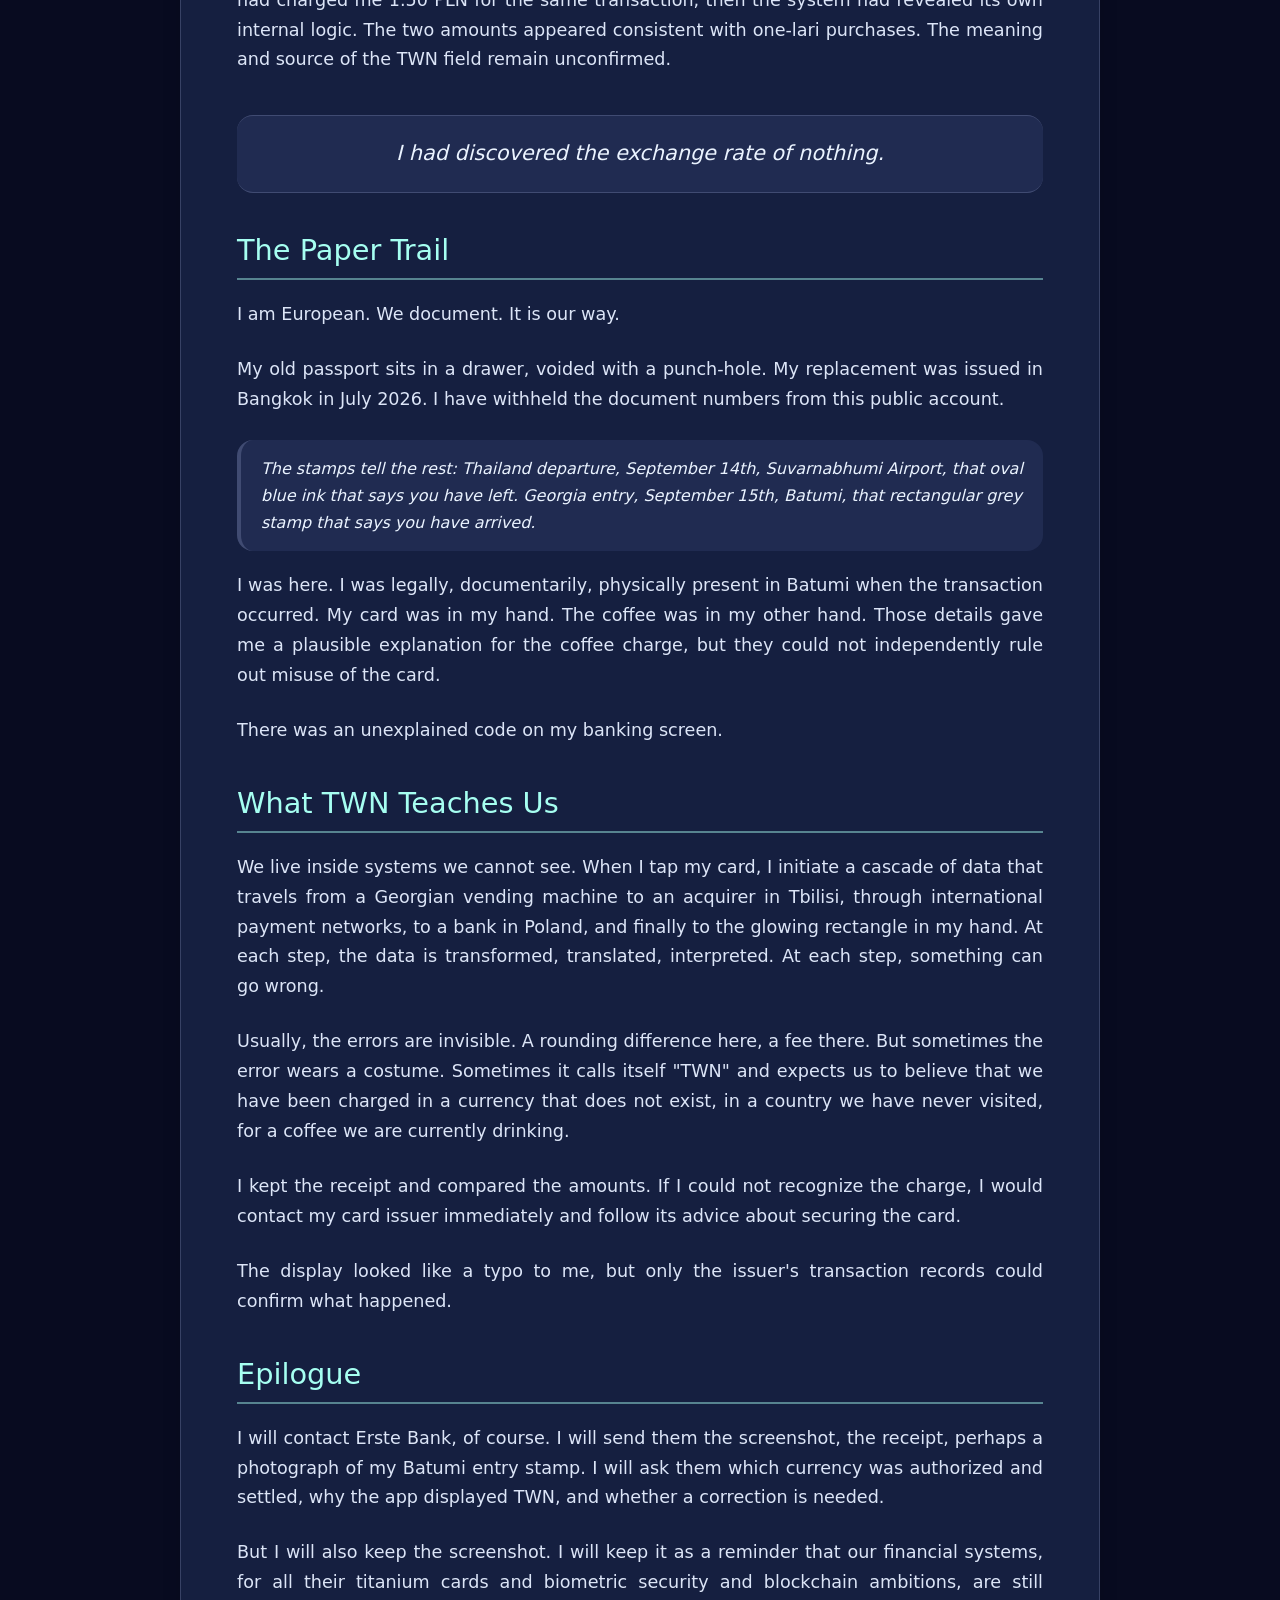
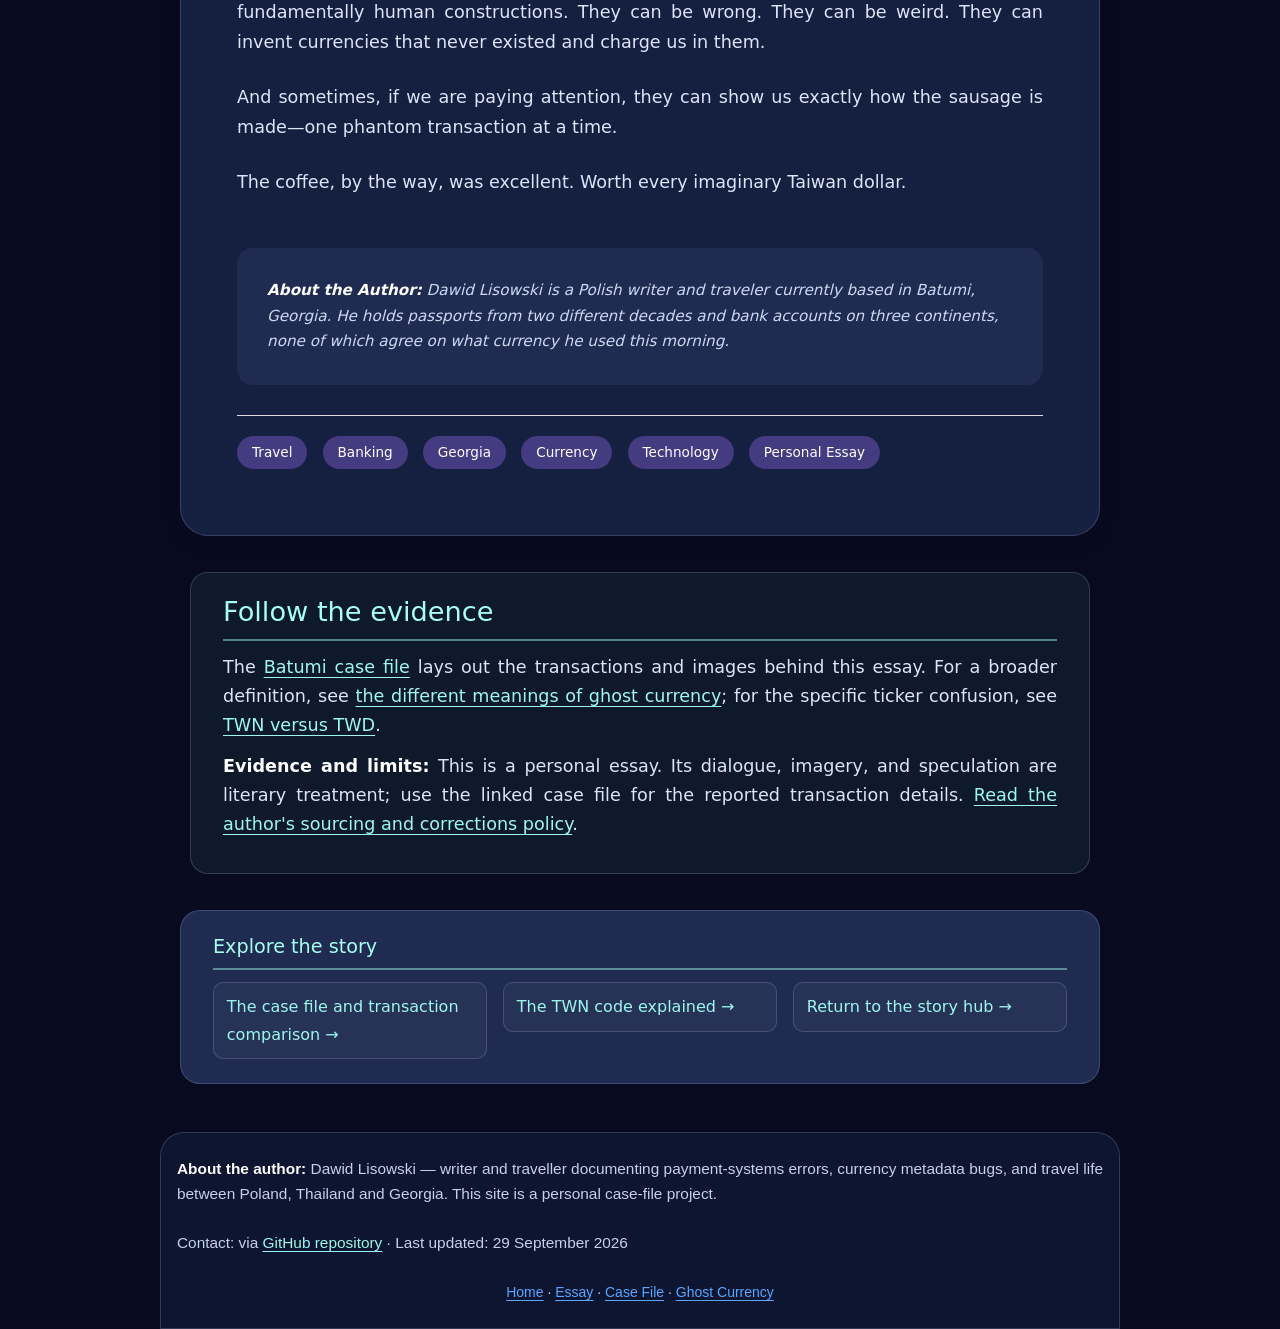
<file: CurrencyThatNeverExisted.html>
<!DOCTYPE html>
<html lang="en" lang="en">
<head>
    <meta charset="UTF-8">
    <meta name="viewport" content="width=device-width, initial-scale=1.0">
    <title>The Currency That Never Existed - Dawid Lisowski</title>
<link rel="canonical" href="https://dawidmillenium-design.github.io/Newtaiwandollargeorgia/CurrencyThatNeverExisted.html">
    <style>
        * {
            margin: 0;
            padding: 0;
            box-sizing: border-box;
        }
        
        body {
            font-family: Georgia, 'Times New Roman', serif;
            line-height: 1.8;
            color: #2c3e50;
            background: #f8f9fa;
            max-width: 800px;
            margin: 0 auto;
            padding: 20px;
        }
        
        .header {
            text-align: center;
            padding: 60px 20px;
            background: linear-gradient(135deg, #667eea 0%, #764ba2 100%);
            color: white;
            margin: -20px -20px 40px -20px;
            border-radius: 0 0 20px 20px;
        }
        
        .header h1 {
            font-size: 2.5em;
            margin-bottom: 10px;
            font-weight: normal;
            font-style: italic;
        }
        
        .header .meta {
            font-size: 0.95em;
            opacity: 0.9;
            margin-top: 15px;
        }
        
        .header .author {
            font-size: 1.1em;
            margin-top: 20px;
            font-weight: bold;
        }
        
        .content {
            background: white;
            padding: 50px;
            border-radius: 10px;
            box-shadow: 0 5px 20px rgba(0,0,0,0.1);
        }
        
        h2 {
            color: #667eea;
            font-size: 1.8em;
            margin: 40px 0 20px 0;
            font-weight: normal;
            border-bottom: 2px solid #667eea;
            padding-bottom: 10px;
        }
        
        p {
            margin-bottom: 25px;
            text-align: justify;
            font-size: 1.1em;
        }
        
        .highlight-box {
            background: #f8f9fa;
            border-left: 4px solid #667eea;
            padding: 20px;
            margin: 30px 0;
            font-family: 'Courier New', monospace;
            font-size: 1.1em;
            color: #e74c3c;
            font-weight: bold;
        }
        
        .transaction-detail {
            background: #fff3cd;
            border: 1px solid #ffc107;
            border-radius: 5px;
            padding: 20px;
            margin: 30px 0;
            font-family: 'Courier New', monospace;
        }
        
        .transaction-detail .amount {
            font-size: 1.5em;
            color: #d32f2f;
            font-weight: bold;
        }
        
        .transaction-detail .merchant {
            color: #666;
            margin-top: 10px;
        }
        
        .stamp-reference {
            background: #e3f2fd;
            border-left: 4px solid #2196f3;
            padding: 15px 20px;
            margin: 20px 0;
            font-style: italic;
            color: #1565c0;
        }
        
        .pull-quote {
            font-size: 1.3em;
            font-style: italic;
            color: #667eea;
            text-align: center;
            margin: 40px 0;
            padding: 20px;
            border-top: 1px solid #ddd;
            border-bottom: 1px solid #ddd;
        }
        
        .author-bio {
            background: #f5f5f5;
            padding: 30px;
            margin-top: 50px;
            border-radius: 10px;
            font-size: 0.95em;
            color: #666;
            font-style: italic;
        }
        
        .tags {
            margin-top: 30px;
            padding-top: 20px;
            border-top: 1px solid #ddd;
        }
        
        .tag {
            display: inline-block;
            background: #667eea;
            color: white;
            padding: 5px 15px;
            border-radius: 20px;
            font-size: 0.85em;
            margin-right: 10px;
            margin-bottom: 10px;
        }
        
        @media (max-width: 600px) {
            .content {
                padding: 30px 20px;
            }
            
            .header h1 {
                font-size: 1.8em;
            }
            
            body {
                padding: 10px;
            }
        }
    </style>
<link rel="stylesheet" href="https://dawidmillenium-design.github.io/Newtaiwandollargeorgia/ghost-cloud.css?v=20260929-editorial">
<script type="application/ld+json">{"@context":"https://schema.org","@type":"Article","headline":"The Currency That Never Existed","author":{"@type":"Person","name":"Dawid Lisowski"},"mainEntityOfPage":"https://dawidmillenium-design.github.io/Newtaiwandollargeorgia/CurrencyThatNeverExisted.html","dateModified":"2026-09-29"}</script>
</head>
<body class="ghost-theme">
<style>
.audit-nav{display:flex;flex-wrap:wrap;gap:8px 14px;padding:10px 16px;background:#161b22;border-bottom:1px solid #30363d;font:600 13px/1.6 -apple-system,BlinkMacSystemFont,"Segoe UI",Roboto,Arial,sans-serif;}
.audit-nav a{color:#58a6ff;text-decoration:none;padding:4px 10px;border-radius:6px;border:1px solid #30363d;}
.audit-nav a:hover{background:#1f6feb;color:#fff;}
@media print{.audit-nav{display:none;}}
</style>
<nav class="audit-nav" aria-label="Site navigation">
<a href="https://dawidmillenium-design.github.io/Newtaiwandollargeorgia/index.html">Home</a>
<a href="https://dawidmillenium-design.github.io/Newtaiwandollargeorgia/CurrencyThatNeverExisted.html" aria-current="page">The Essay</a>
<a href="https://dawidmillenium-design.github.io/Newtaiwandollargeorgia/TheGhostCurrencyofBatumi.html">Batumi Case File</a>
<a href="https://dawidmillenium-design.github.io/Newtaiwandollargeorgia/WhatIsGhostCurrency.html">What Is a Ghost Currency?</a>
<a href="https://dawidmillenium-design.github.io/Newtaiwandollargeorgia/GeorgianVendingGroupLLC.html">Georgian Vending Group</a>
<a href="https://dawidmillenium-design.github.io/Newtaiwandollargeorgia/NewTaiwanDollarForecast2026.html">TWD Forecast 2026</a>
<a href="https://dawidmillenium-design.github.io/Newtaiwandollargeorgia/SGDtoTaiwanDollar.html">SGD→TWD Rate</a>
<a href="https://dawidmillenium-design.github.io/Newtaiwandollargeorgia/TWNStockPriceLive.html">TWN Fund ticker</a>
<a href="https://dawidmillenium-design.github.io/Newtaiwandollargeorgia/NomuraAssetManagementUSAInc.html">Nomura USA Profile</a>
</nav>
<a class="ghost-skip" href="#story">Skip to content</a>
<section class="ghost-hero" aria-label="Site introduction"><div class="ghost-copy"><p class="ghost-eyebrow">THE ORIGINAL ESSAY</p><p class="ghost-title">A transaction from <em>nowhere.</em></p><p class="ghost-lead">The personal story behind the code, the coffee, and the three letters that did not belong to any currency.</p><div class="ghost-actions"><a href="#story">Explore the story ↓</a><a href="https://dawidmillenium-design.github.io/Newtaiwandollargeorgia/index.html">Explore the hub ↗</a></div></div><div class="ghost-art" aria-hidden="true"><svg viewBox="0 0 420 440" xmlns="http://www.w3.org/2000/svg"><defs><linearGradient id="ghost-fill" x1="0" y1="0" x2="1" y2="1"><stop stop-color="#fff"/><stop offset="1" stop-color="#dceaff"/></linearGradient><linearGradient id="coin-fill" x1="0" x2="1"><stop stop-color="#a6fff1"/><stop offset="1" stop-color="#9b91ff"/></linearGradient></defs><circle cx="213" cy="218" r="186" fill="none" stroke="#b5c9ff" stroke-opacity=".26" stroke-dasharray="3 11"/><circle cx="213" cy="218" r="145" fill="none" stroke="#b5c9ff" stroke-opacity=".15"/><path d="M105 267V164c0-61 48-111 108-111s108 50 108 111v103c0 36-26 30-39 9-11-17-21-14-31 4-15 26-31 26-46 0-10-17-20-20-32-4-19 27-42 16-44-10-2-20-24-17-24 1Z" fill="url(#ghost-fill)" stroke="#fff" stroke-width="6"/><ellipse cx="176" cy="179" rx="13" ry="20" fill="#273263"/><ellipse cx="251" cy="179" rx="13" ry="20" fill="#273263"/><path d="M198 224q16 18 32 0" fill="none" stroke="#273263" stroke-linecap="round" stroke-width="7"/><ellipse cx="146" cy="218" rx="19" ry="9" fill="#f7b9d1" opacity=".6"/><ellipse cx="279" cy="218" rx="19" ry="9" fill="#f7b9d1" opacity=".6"/><path d="m63 129 9 9 9-9-9-9zM335 334l8 8 8-8-8-8z" fill="#a6fff1"/><circle cx="63" cy="302" r="5" fill="#b8a6ff"/><circle cx="365" cy="225" r="5" fill="#b8a6ff"/><path d="M91 348c72 24 169 27 246 0" fill="none" stroke="#9ddde7" stroke-width="4" stroke-linecap="round" opacity=".5"/><g class="ghost-arms" fill="none" stroke="#edf6ff" stroke-width="18" stroke-linecap="round"><path d="M111 219 Q83 211 67 251"/><path d="M314 219 Q340 212 356 251"/></g><g class="ghost-bell ghost-bell-pln"><path d="M46 284h48l-6-10v-18c0-13-8-23-18-23s-18 10-18 23v18z" fill="#ffd34f" stroke="#fff0a5" stroke-width="4"/><circle cx="70" cy="293" r="8" fill="#ed9b16"/><text x="70" y="267" text-anchor="middle" font-family="ui-sans-serif,system-ui,sans-serif" font-size="15" font-weight="900" fill="#392a09">PLN</text></g><g class="ghost-bell ghost-bell-twn"><path d="M331 284h48l-6-10v-18c0-13-8-23-18-23s-18 10-18 23v18z" fill="#ffd34f" stroke="#fff0a5" stroke-width="4"/><circle cx="355" cy="293" r="8" fill="#ed9b16"/><text x="355" y="267" text-anchor="middle" font-family="ui-sans-serif,system-ui,sans-serif" font-size="15" font-weight="900" fill="#392a09">TWN</text></g><g class="ghost-speech"><path d="M279 133c-16 0-21-13-15-24-11-11-5-29 10-32 2-16 20-24 32-15 11-16 33-13 42-1 16-7 34 3 37 18 17 4 19 25 5 34 2 14-10 26-26 26h-67l-52 79 19-84z" fill="#fff" stroke="#9be9f0" stroke-width="4"/><text x="328" y="107" text-anchor="middle" font-family="ui-sans-serif,system-ui,sans-serif" font-size="17" font-weight="900" fill="#26305c">MUUU MUUU</text></g></svg></div></section>
<div id="story"></div>

    <div class="header">
        <h1>The Currency That Never Existed</h1>
        <div class="author">By Dawid Lisowski</div>
        <div class="meta">September 29, 2026 | Batumi, Georgia</div>
    </div>
    
    <div class="content">
        <p>The coffee cost exactly one Georgian lari. I know this because I stood there in the fluorescent-lit lobby of Alliance Palace, watched the barista punch it into the register, and handed over my card with the casual confidence of a man who has done this a thousand times across three continents. The terminal beeped. I signed. I walked away with a paper cup sweating in the humid Batumi air, thinking about the Black Sea, about the ferry I might take to Istanbul, about nothing in particular.</p>
        
        <p>Fourteen hours earlier, I had been in Bangkok.</p>
        
        <p>The journey itself was a study in modern transit absurdity: a 2-hour layover in Istanbul that felt like a dream sequence—enough time to buy an overpriced simit and stare at departure boards in a language I don't speak, not enough time to remember which timezone my body occupied. I boarded the plane to Batumi with the particular fatigue of someone who has crossed too many timezones too quickly, my Polish passport (the new one, issued in Bangkok just months before) tucked into my jacket pocket, my Thai residency card buried somewhere in my carry-on.</p>
        
        <p>I landed in Batumi on September 15th. The stamp in my passport says so: rectangular, grey ink, "BATUMI" and "15 09 2026" and the little airplane icon that means <em>arrival by air</em>. Two weeks later, on September 29th, I bought that coffee.</p>
        
        <p>And that is when the financial system decided to lie to me.</p>
        
        <h2>The Ghost in the Machine</h2>
        
        <p>I checked my banking app that evening, as one does—lying in bed, the sound of Georgian traffic filtering through the window, the particular loneliness of a hotel room that isn't quite home. The Erste Bank app (Polish, formerly Santander, that peculiar institution that has followed me across borders) greeted me with its usual familiarity: "Hello, Dawid!" it said, using the name that matches my passport, my face, my existence.</p>
        
        <p>Then I saw the transaction.</p>
        
        <div class="transaction-detail">
            <div class="amount">Płatność kartą — 1,00 TWN</div>
            <div class="merchant">georgian vending group, Tbilisi · Today</div>
        </div>
        
        <p>I sat up. TWN. Three letters that looked like a currency code but belonged to no currency I had ever encountered. Not in my years of travel. Not in my knowledge of international finance. Not in the ISO 4217 standard that governs such things, which I would later consult with the fervor of a man checking his own pulse.</p>
        
        <p>TWN is not the New Taiwan Dollar—that would be TWD. It is not the Georgian Lari—that is GEL, the actual currency of the country where I stood. It is not anything. It is a ghost, a phantom, an unexplained label in the bank app. I cannot tell from the display where it originated.</p>
        
        <p>But here is where the story turns from annoyance to fascination: the amount was correct. One lari. The coffee cost one lari. The app showed "1,00" with that European comma, and the receipt in my wallet confirmed it. The currency label was unexpected; the issuer would need to confirm the transaction data.</p>
        
        <h2>The Experiment</h2>
        
        <p>I am not a passive man. When systems malfunction, I investigate.</p>
        
        <p>The next morning, I returned to the same machine. Same lobby, same fluorescent lights, same coffee selection. But this time, I used a different card: my Kasikorn Bank debit card from Thailand, the one I had kept active through years of residency in Bangkok, the one that still carried the particular plastic smell of a life I had recently left.</p>
        
        <p>I bought the same coffee. One lari. The machine beeped. I waited.</p>
        
        <div class="highlight-box">
            My Thai banking app updated within seconds: -13.44 THB
        </div>
        
        <p>No TWN appeared in the second app. That contrast is useful, but two card transactions do not reveal which system generated the first label.</p>
        
        <p>But here is the mathematical poetry of it: if 1 GEL equals 13.44 THB, and my Polish bank had charged me 1.50 PLN for the same transaction, then the system had revealed its own internal logic. The two amounts appeared consistent with one-lari purchases. The meaning and source of the TWN field remain unconfirmed.</p>
        
        <div class="pull-quote">
            I had discovered the exchange rate of nothing.
        </div>
        
        <h2>The Paper Trail</h2>
        
        <p>I am European. We document. It is our way.</p>
        
        <p>My old passport sits in a drawer, voided with a punch-hole. My replacement was issued in Bangkok in July 2026. I have withheld the document numbers from this public account.</p>
        
        <div class="stamp-reference">
            The stamps tell the rest: Thailand departure, September 14th, Suvarnabhumi Airport, that oval blue ink that says <em>you have left</em>. Georgia entry, September 15th, Batumi, that rectangular grey stamp that says <em>you have arrived</em>.
        </div>
        
        <p>I was here. I was legally, documentarily, physically present in Batumi when the transaction occurred. My card was in my hand. The coffee was in my other hand. Those details gave me a plausible explanation for the coffee charge, but they could not independently rule out misuse of the card.</p>
        
        <p>There was an unexplained code on my banking screen.</p>
        
        <h2>What TWN Teaches Us</h2>
        
        <p>We live inside systems we cannot see. When I tap my card, I initiate a cascade of data that travels from a Georgian vending machine to an acquirer in Tbilisi, through international payment networks, to a bank in Poland, and finally to the glowing rectangle in my hand. At each step, the data is transformed, translated, interpreted. At each step, something can go wrong.</p>
        
        <p>Usually, the errors are invisible. A rounding difference here, a fee there. But sometimes the error wears a costume. Sometimes it calls itself "TWN" and expects us to believe that we have been charged in a currency that does not exist, in a country we have never visited, for a coffee we are currently drinking.</p>
        
        <p>I kept the receipt and compared the amounts. If I could not recognize the charge, I would contact my card issuer immediately and follow its advice about securing the card.</p>
        
        <p>The display looked like a typo to me, but only the issuer's transaction records could confirm what happened.</p>
        
        <h2>Epilogue</h2>
        
        <p>I will contact Erste Bank, of course. I will send them the screenshot, the receipt, perhaps a photograph of my Batumi entry stamp. I will ask them which currency was authorized and settled, why the app displayed TWN, and whether a correction is needed.</p>
        
        <p>But I will also keep the screenshot. I will keep it as a reminder that our financial systems, for all their titanium cards and biometric security and blockchain ambitions, are still fundamentally human constructions. They can be wrong. They can be weird. They can invent currencies that never existed and charge us in them.</p>
        
        <p>And sometimes, if we are paying attention, they can show us exactly how the sausage is made—one phantom transaction at a time.</p>
        
        <p>The coffee, by the way, was excellent. Worth every imaginary Taiwan dollar.</p>
        
        <div class="author-bio">
            <strong>About the Author:</strong> Dawid Lisowski is a Polish writer and traveler currently based in Batumi, Georgia. He holds passports from two different decades and bank accounts on three continents, none of which agree on what currency he used this morning.
        </div>
        
        <div class="tags">
            <span class="tag">Travel</span>
            <span class="tag">Banking</span>
            <span class="tag">Georgia</span>
            <span class="tag">Currency</span>
            <span class="tag">Technology</span>
            <span class="tag">Personal Essay</span>
        </div>
    </div>

<section class="editorial-context" aria-label="Further reading and evidence"><h2>Follow the evidence</h2><p>The <a href="https://dawidmillenium-design.github.io/Newtaiwandollargeorgia/TheGhostCurrencyofBatumi.html">Batumi case file</a> lays out the transactions and images behind this essay. For a broader definition, see <a href="https://dawidmillenium-design.github.io/Newtaiwandollargeorgia/WhatIsGhostCurrency.html">the different meanings of ghost currency</a>; for the specific ticker confusion, see <a href="https://dawidmillenium-design.github.io/Newtaiwandollargeorgia/TWNStockPriceLive.html">TWN versus TWD</a>.</p><p><strong>Evidence and limits:</strong> This is a personal essay. Its dialogue, imagery, and speculation are literary treatment; use the linked case file for the reported transaction details. <a href="https://dawidmillenium-design.github.io/Newtaiwandollargeorgia/AboutAndMethodology.html">Read the author's sourcing and corrections policy</a>.</p></section>
<aside class="related-reading" aria-label="Related reading"><h2>Explore the story</h2><ul><li><a href="https://dawidmillenium-design.github.io/Newtaiwandollargeorgia/TheGhostCurrencyofBatumi.html">The case file and transaction comparison →</a></li><li><a href="https://dawidmillenium-design.github.io/Newtaiwandollargeorgia/WhatIsGhostCurrency.html">The TWN code explained →</a></li><li><a href="https://dawidmillenium-design.github.io/Newtaiwandollargeorgia/index.html">Return to the story hub →</a></li></ul></aside>
<footer class="audit-footer" style="margin-top:40px;padding:24px 16px;border-top:1px solid #30363d;background:#161b22;color:#8b949e;font:14px/1.6 -apple-system,BlinkMacSystemFont,'Segoe UI',Roboto,Arial,sans-serif;text-align:center;">
<p><strong>About the author:</strong> Dawid Lisowski — writer and traveller documenting payment-systems errors, currency metadata bugs, and travel life between Poland, Thailand and Georgia. This site is a personal case-file project.</p>
<p>Contact: via <a href="https://github.com/dawidmillenium-design/Newtaiwandollargeorgia" rel="nofollow noopener" target="_blank">GitHub repository</a> · Last updated: 29 September 2026</p>
<nav style="margin-top:10px;"><a href="https://dawidmillenium-design.github.io/Newtaiwandollargeorgia/index.html" style="color:#58a6ff;">Home</a> · <a href="https://dawidmillenium-design.github.io/Newtaiwandollargeorgia/CurrencyThatNeverExisted.html" style="color:#58a6ff;">Essay</a> · <a href="https://dawidmillenium-design.github.io/Newtaiwandollargeorgia/TheGhostCurrencyofBatumi.html" style="color:#58a6ff;">Case File</a> · <a href="https://dawidmillenium-design.github.io/Newtaiwandollargeorgia/WhatIsGhostCurrency.html" style="color:#58a6ff;">Ghost Currency</a></nav>
</footer>
</body>
</html>
</file>
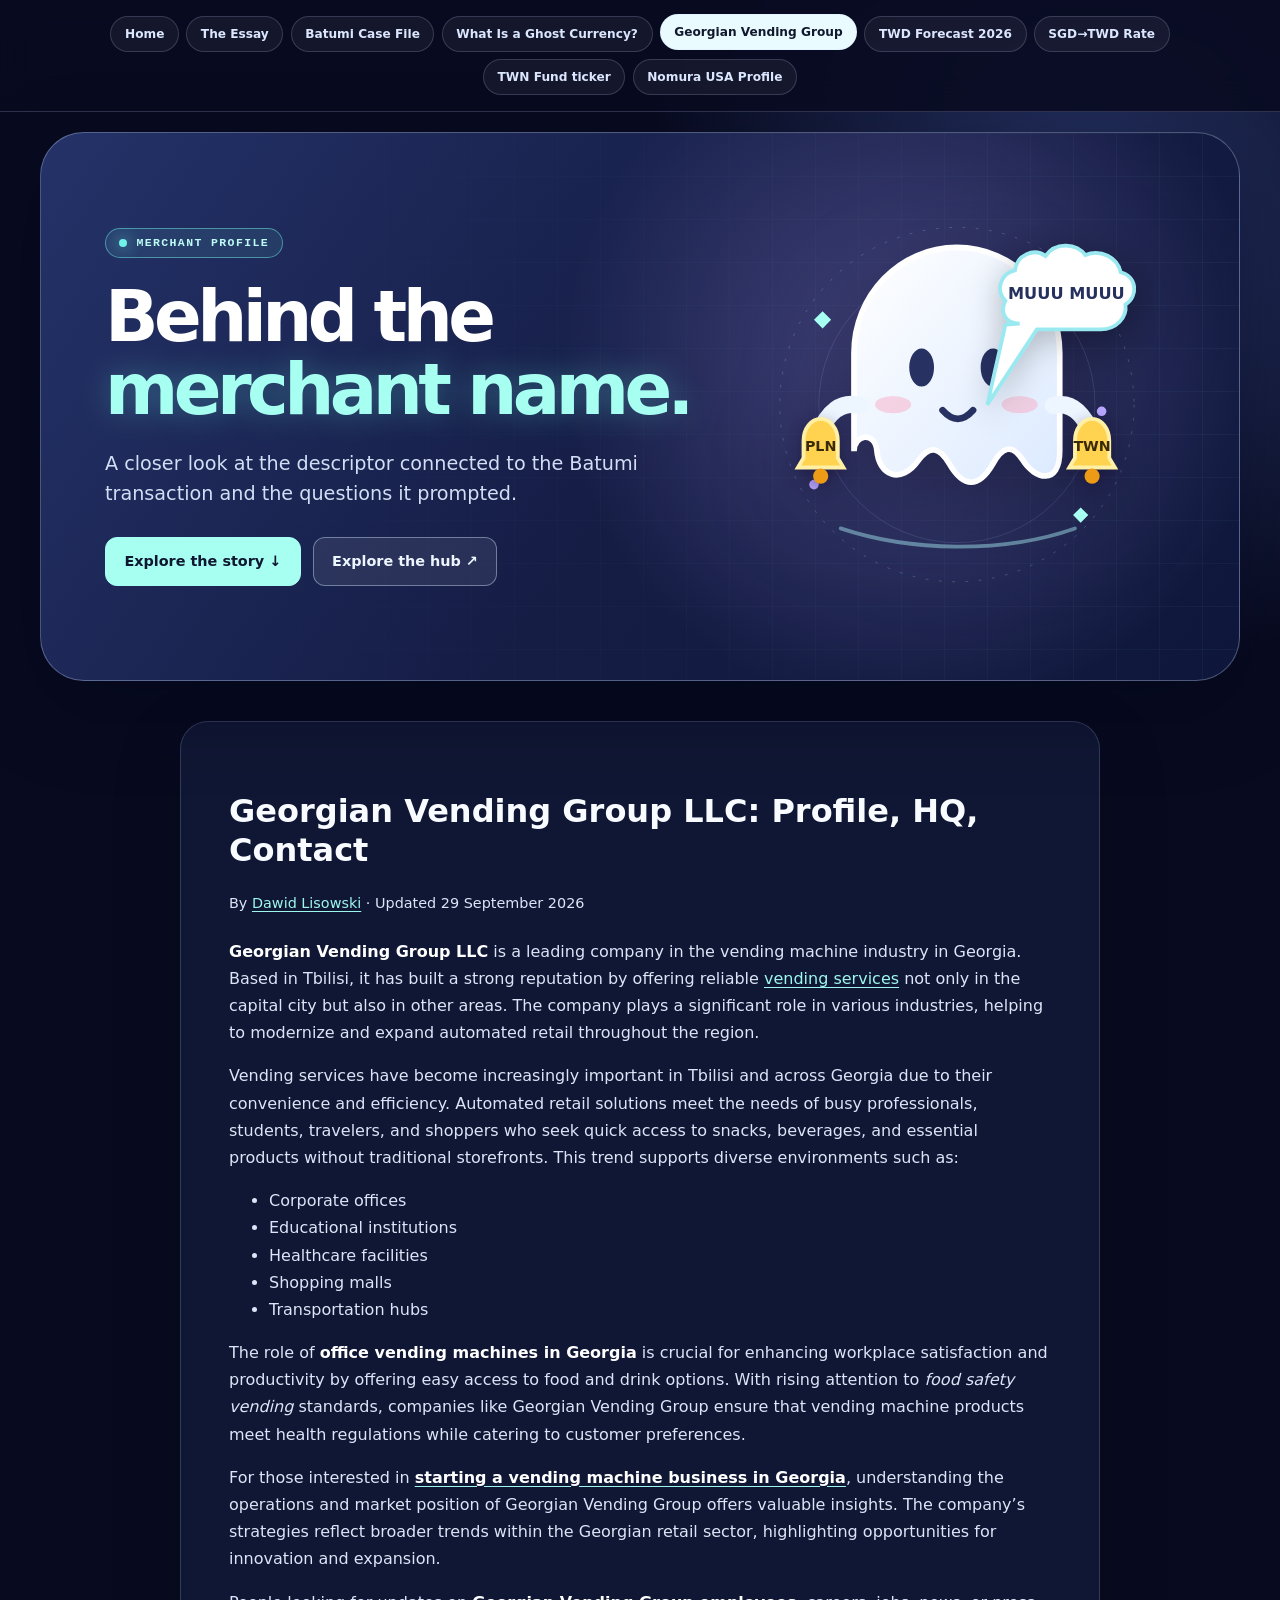
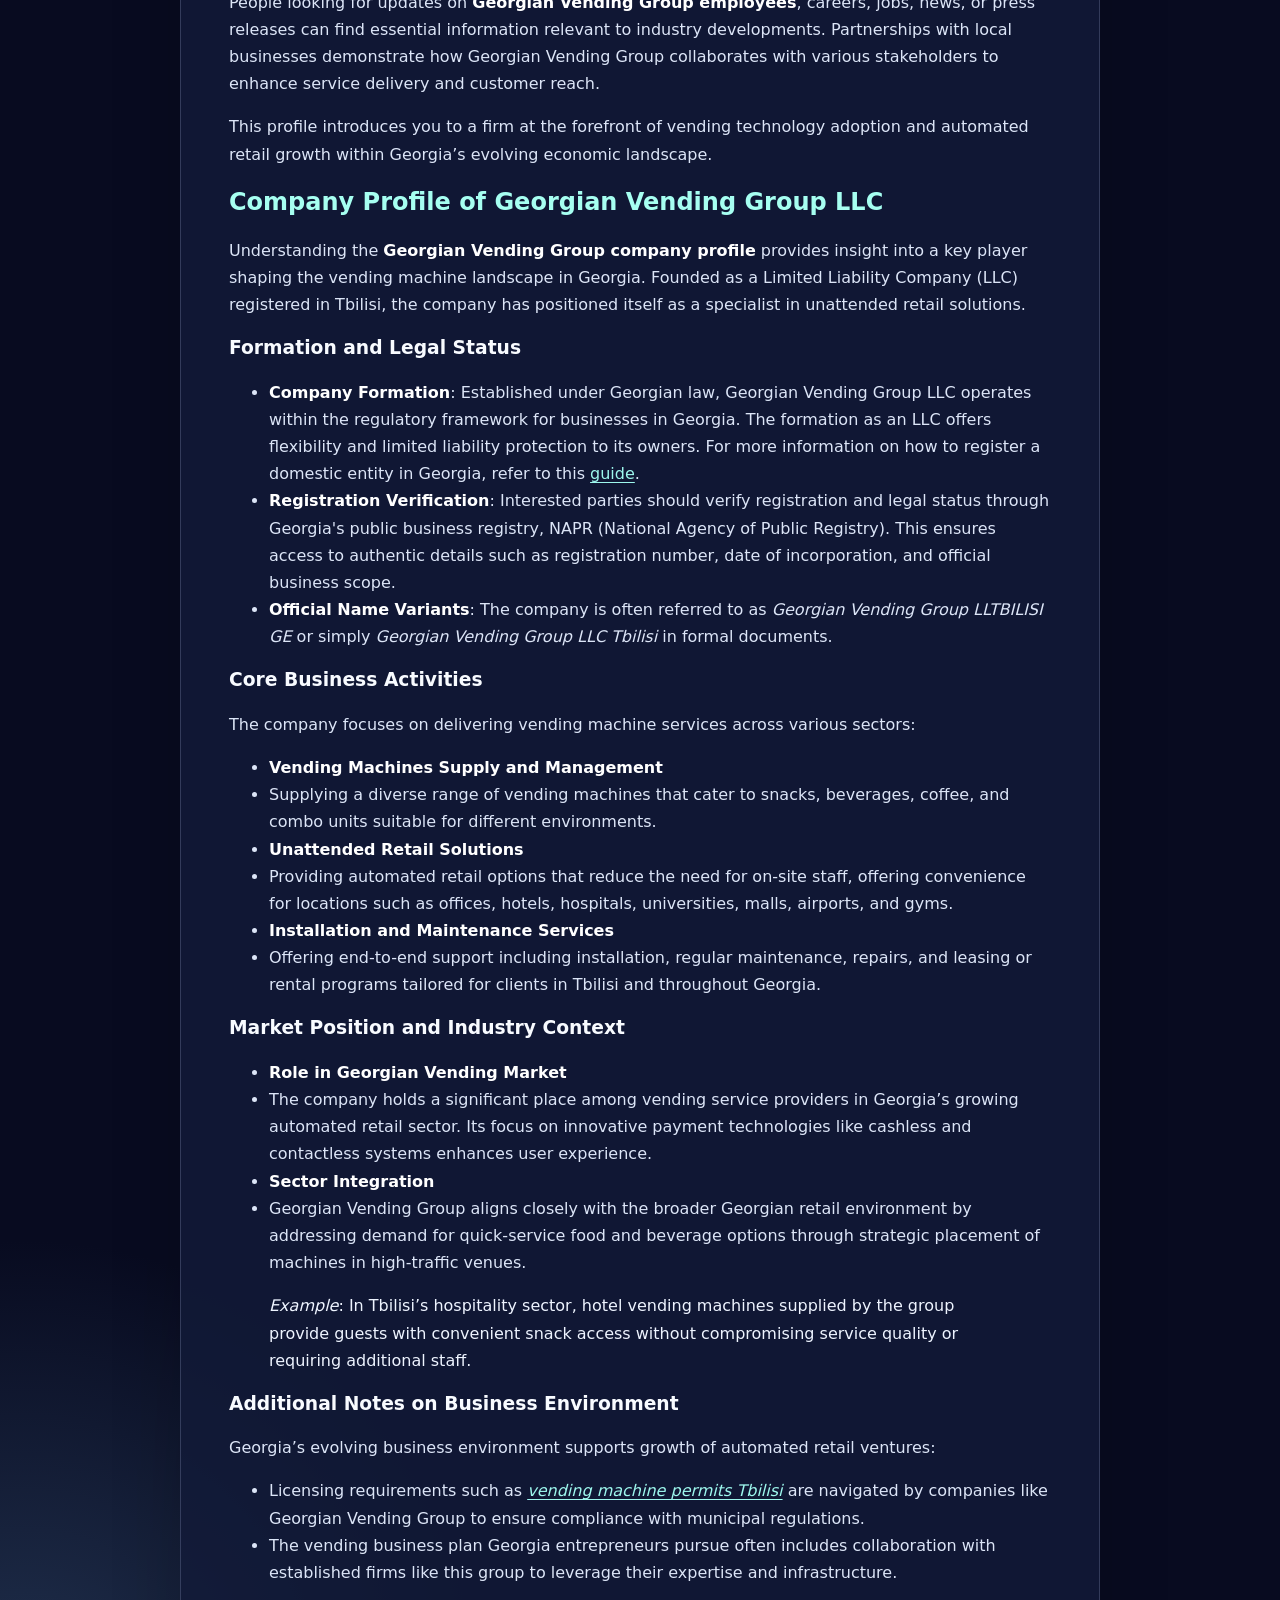
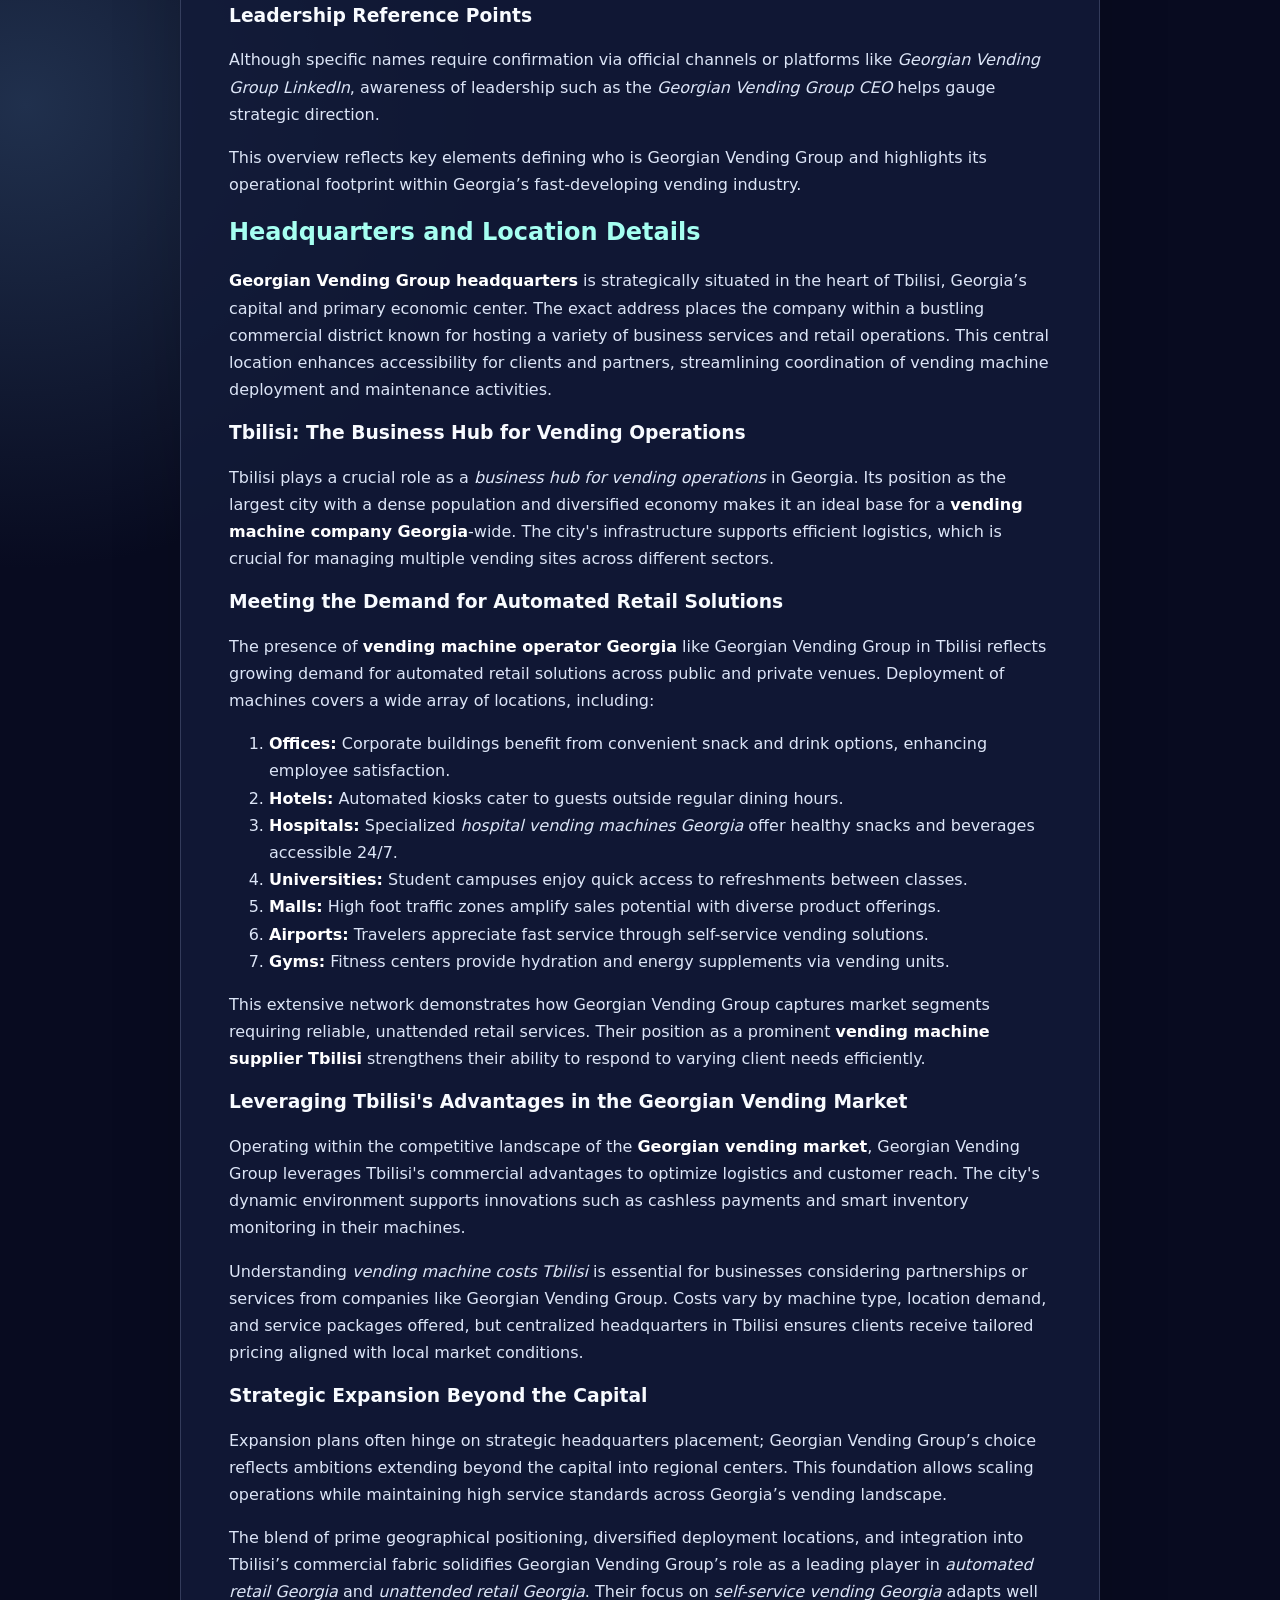
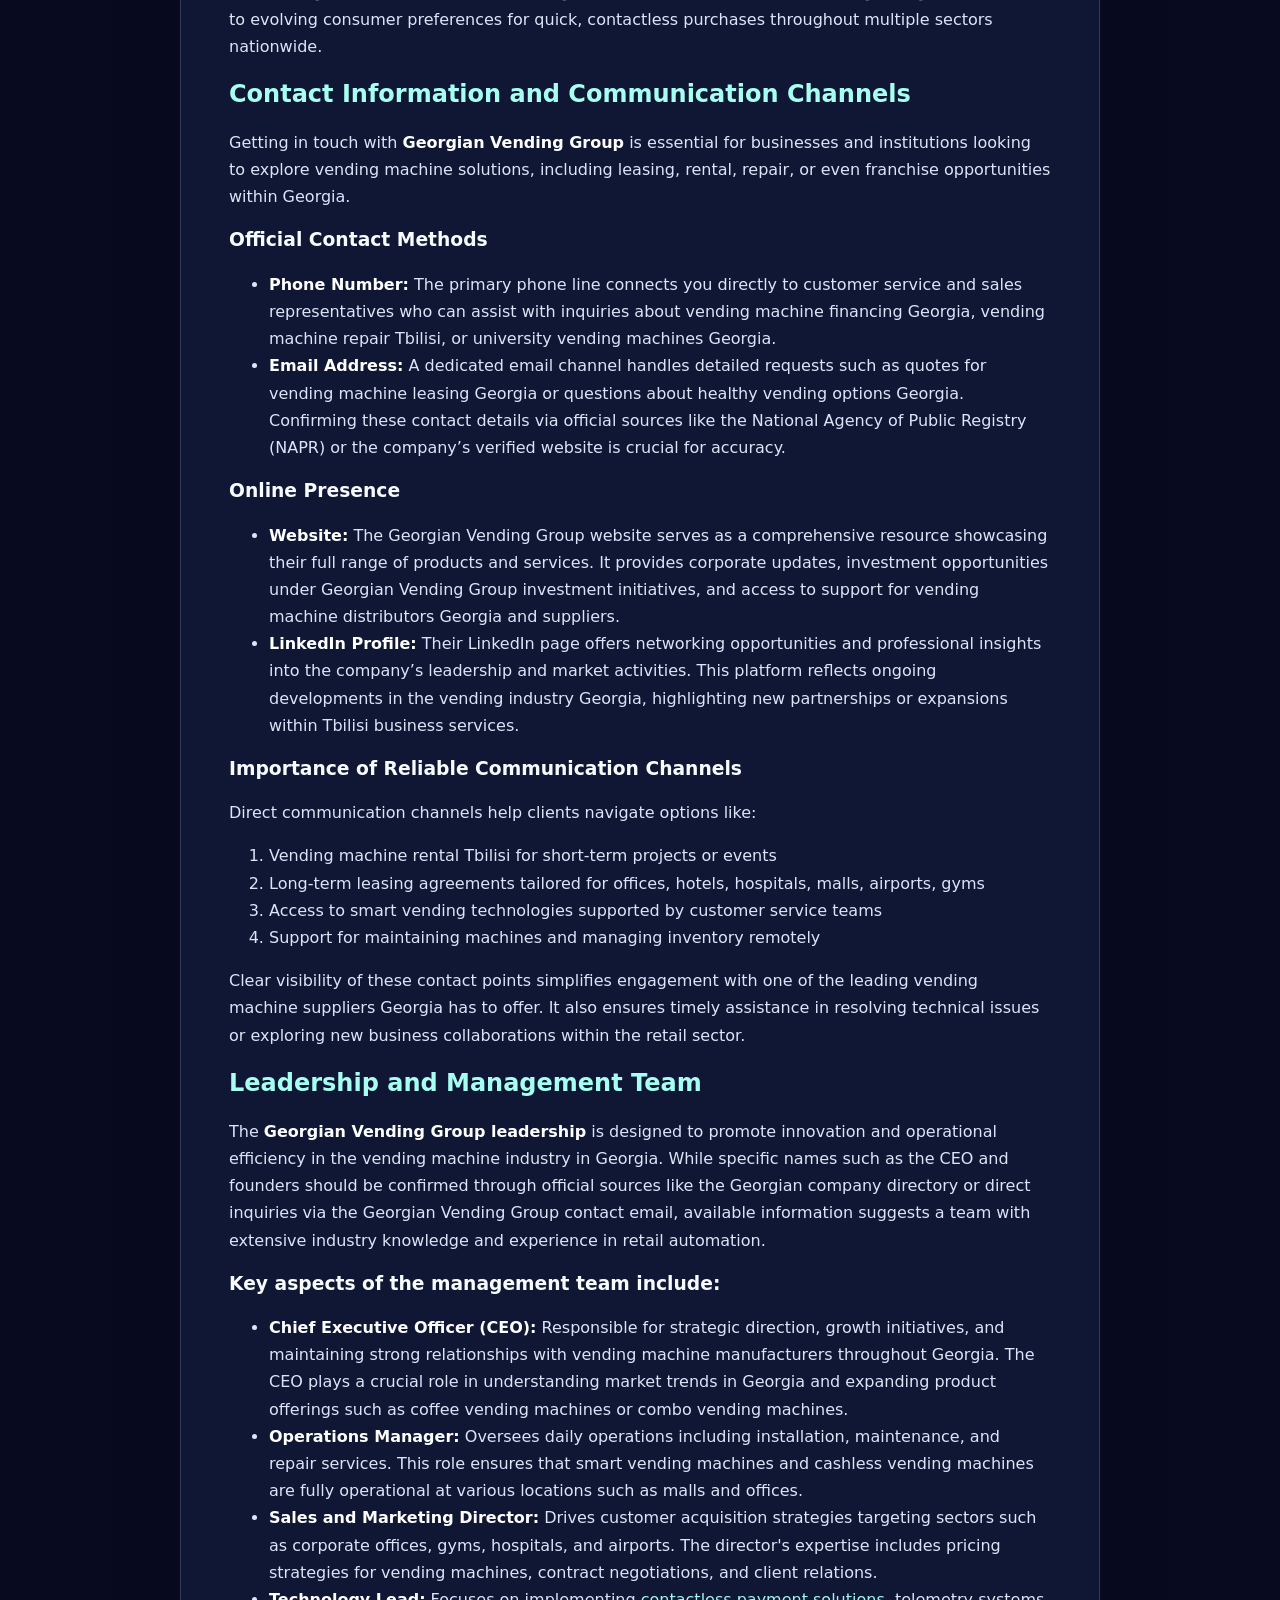
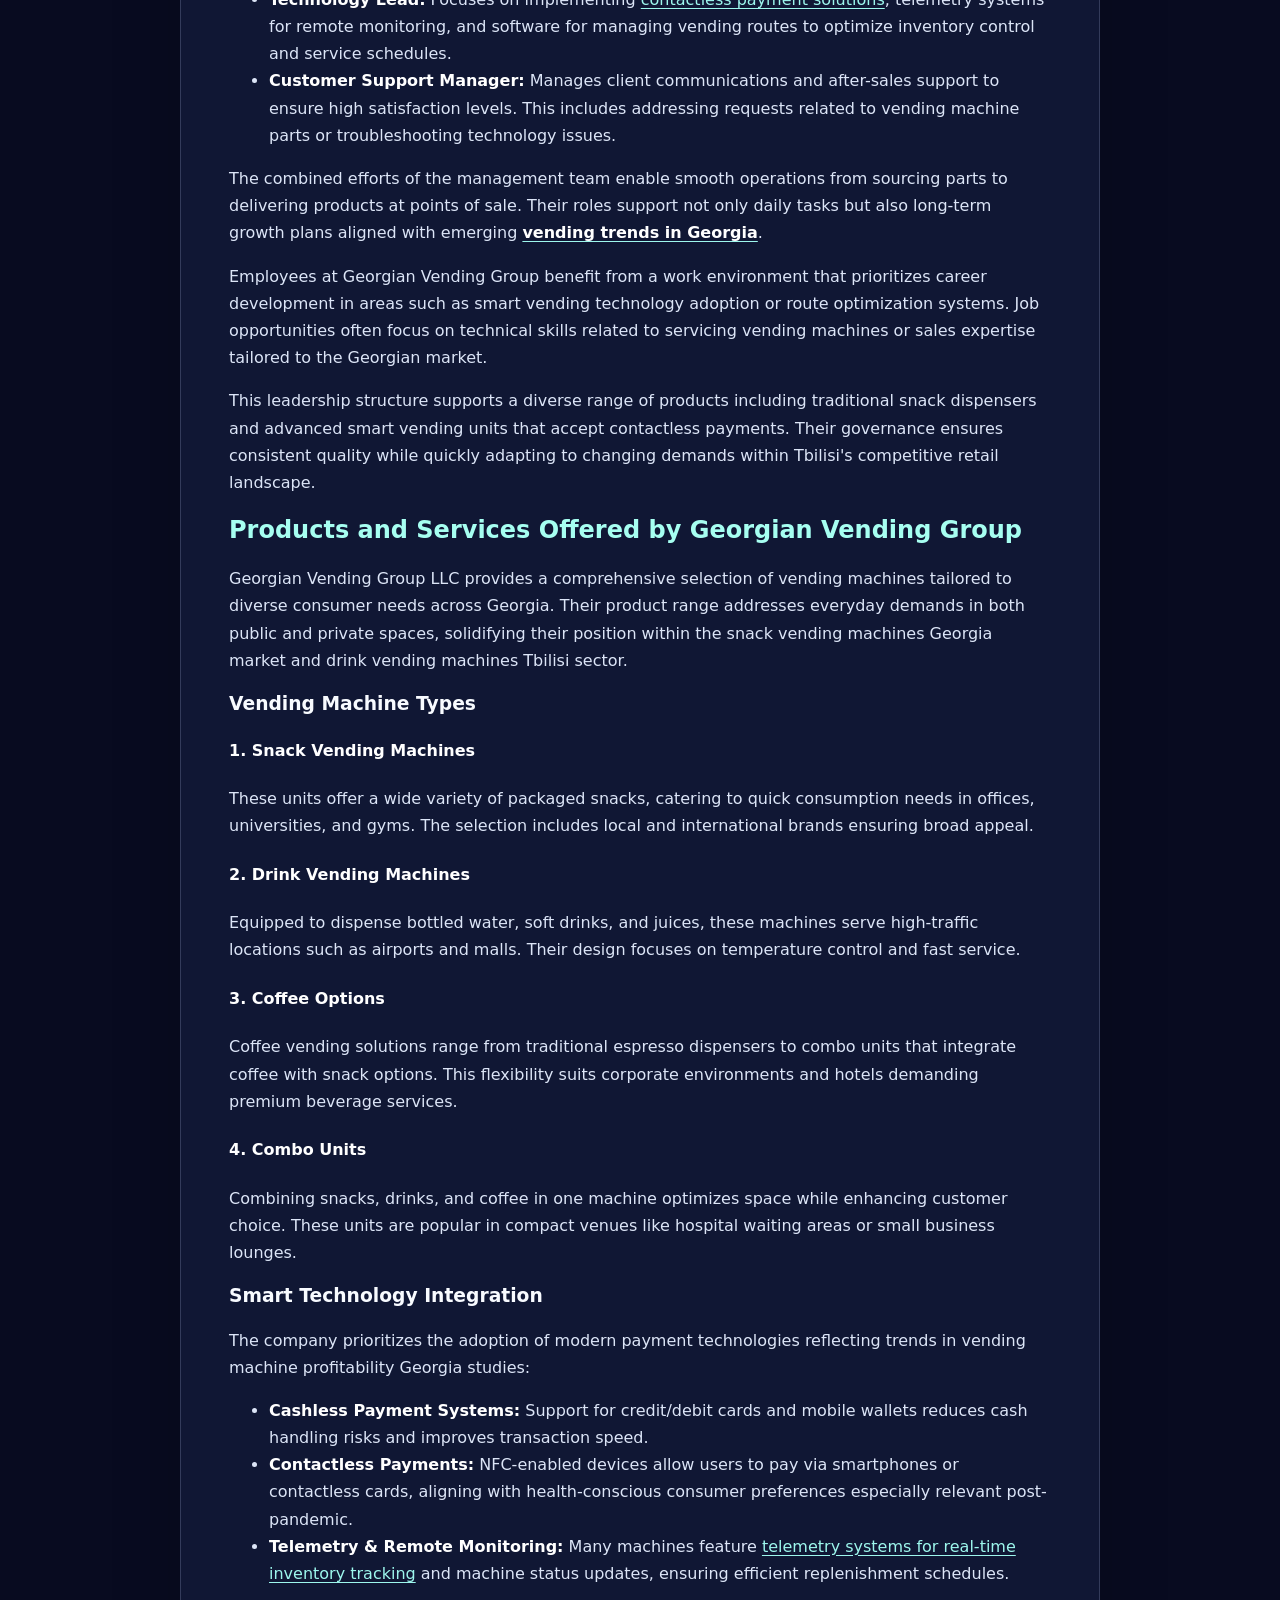
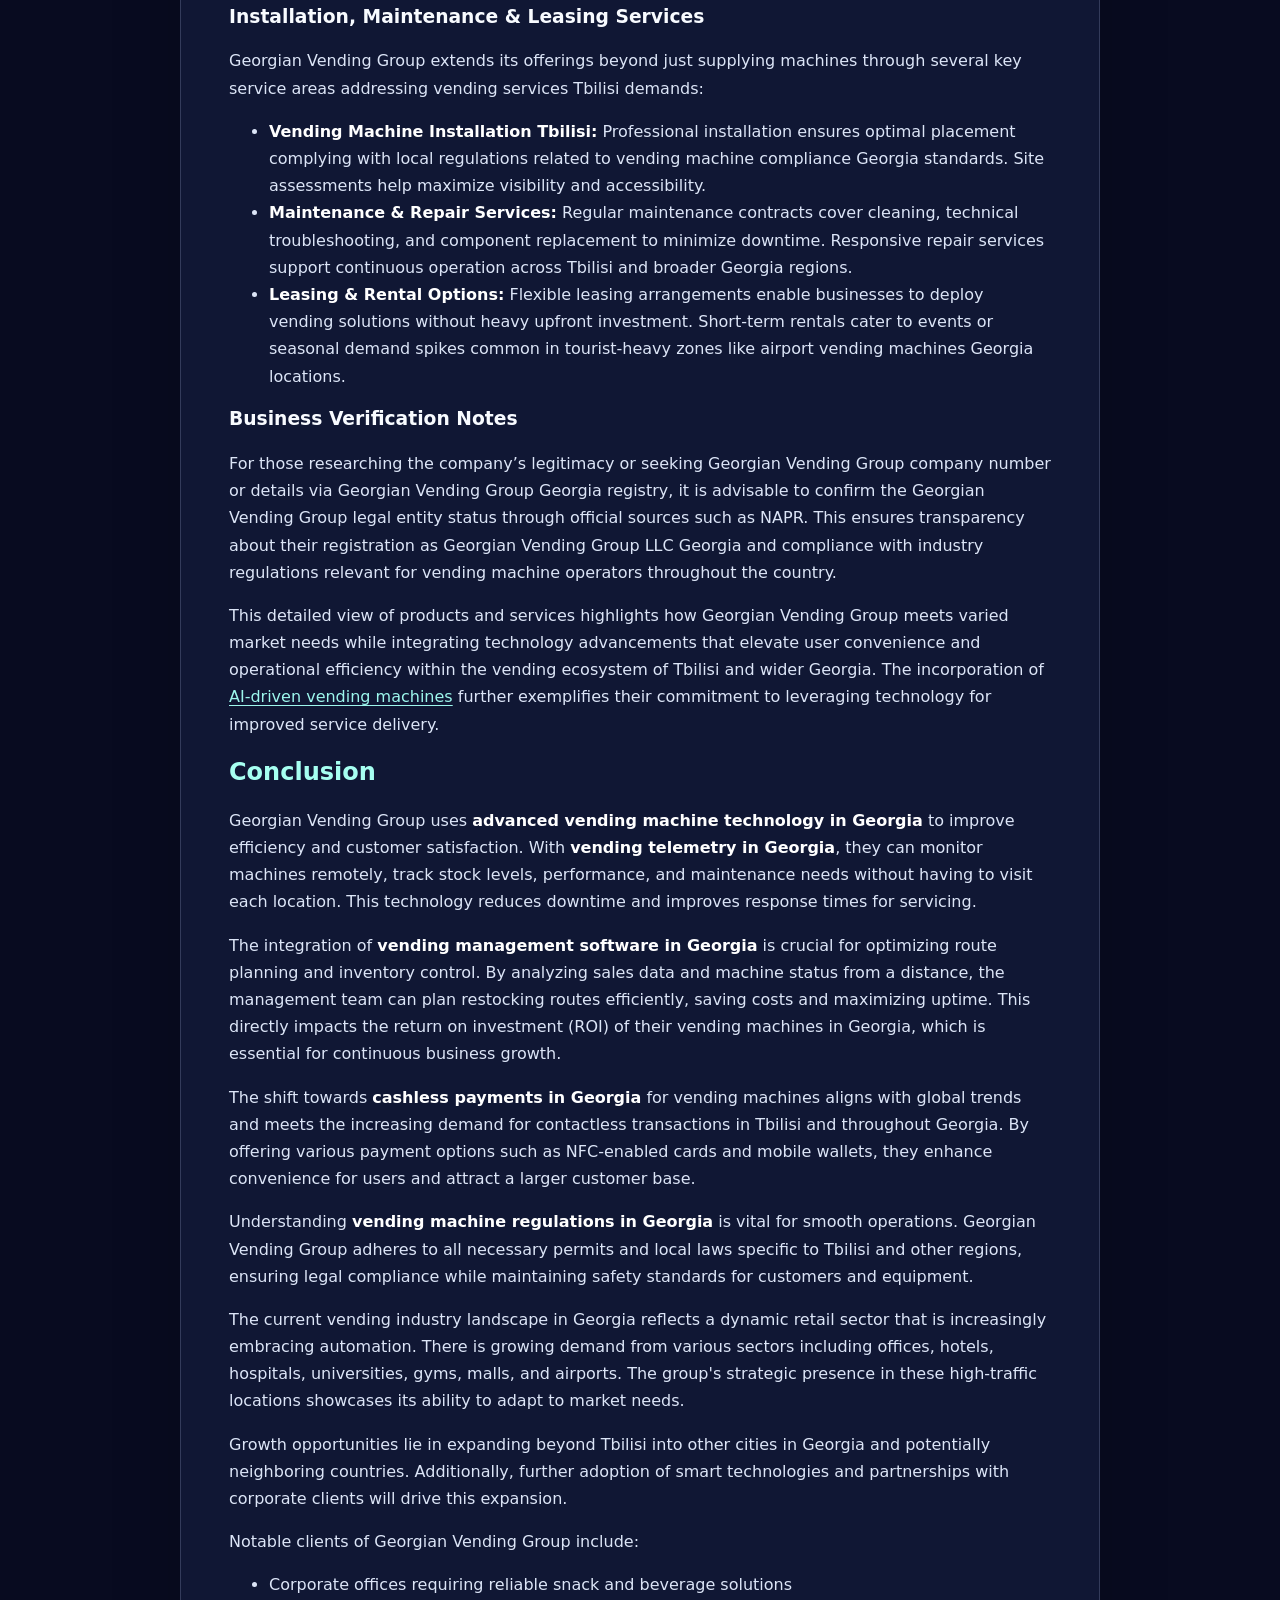
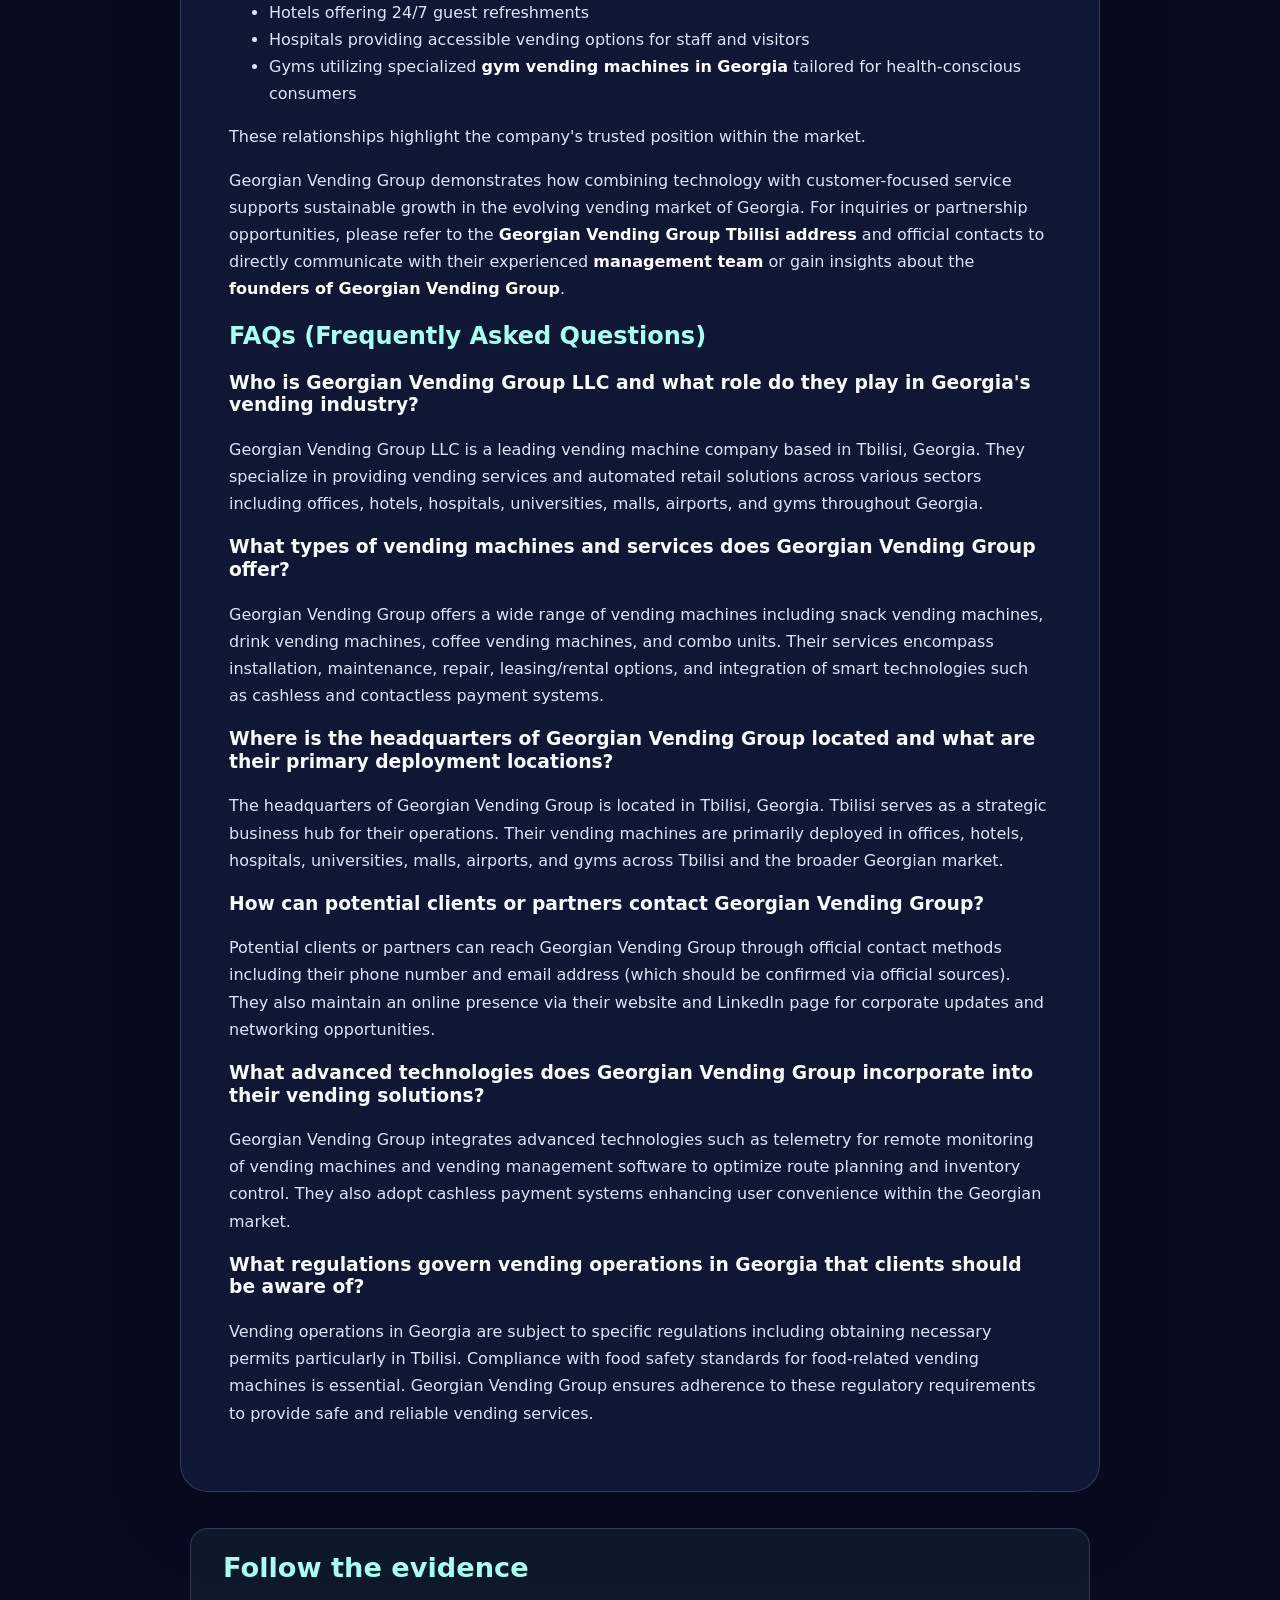
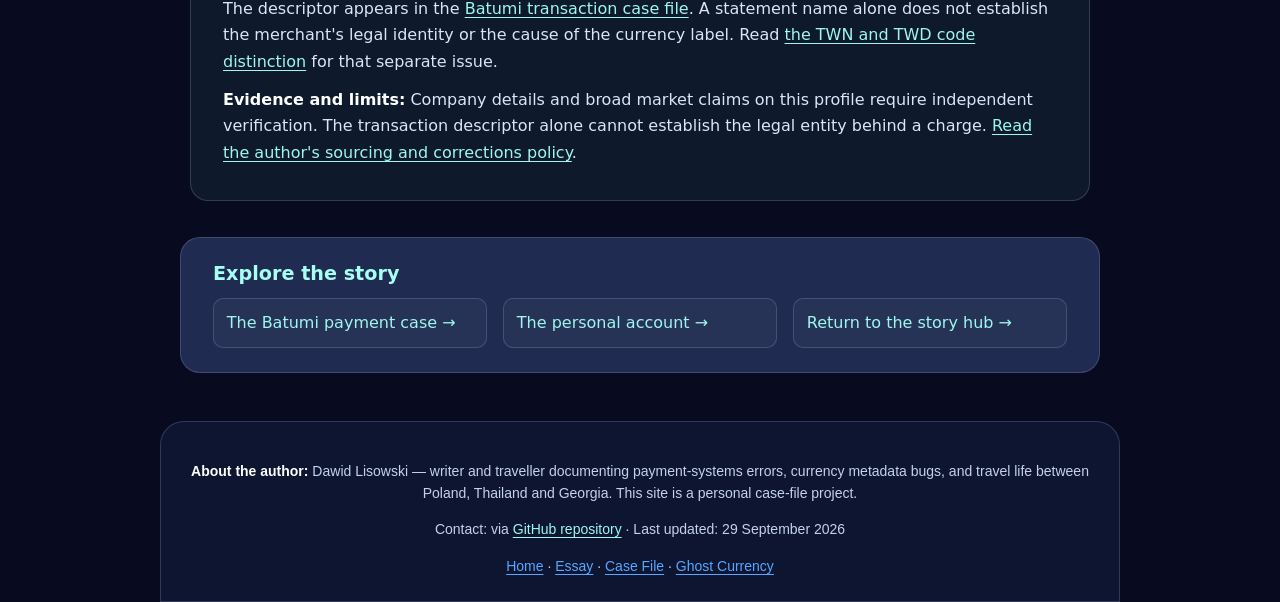
<file: GeorgianVendingGroupLLC.html>
<!DOCTYPE html>
<html lang="en">
<head>
<meta charset="UTF-8">
<meta name="viewport" content="width=device-width, initial-scale=1.0">
<title>Georgian Vending Group LLC: Profile, HQ, Contact</title>
<meta name="description" content="Profile of Georgian Vending Group LLC, the Tbilisi-registered merchant descriptor behind a 1 GEL coffee in Batumi — vending industry context and registration facts.">
<link rel="canonical" href="https://dawidmillenium-design.github.io/Newtaiwandollargeorgia/GeorgianVendingGroupLLC.html">
<style>body{max-width:900px;margin:0 auto;padding:0 20px;font-family:-apple-system,BlinkMacSystemFont,"Segoe UI",Roboto,Arial,sans-serif;line-height:1.7;color:#1f2328;}img{max-width:100%;height:auto;}a{color:#0969da;}</style>
<link rel="stylesheet" href="https://dawidmillenium-design.github.io/Newtaiwandollargeorgia/ghost-cloud.css?v=20260929-editorial">
<script type="application/ld+json">{"@context":"https://schema.org","@type":"Article","headline":"Georgian Vending Group LLC: Profile","author":{"@type":"Person","name":"Dawid Lisowski"},"mainEntityOfPage":"https://dawidmillenium-design.github.io/Newtaiwandollargeorgia/GeorgianVendingGroupLLC.html","dateModified":"2026-09-29"}</script>
</head>
<body class="ghost-theme">
<style>
.audit-nav{display:flex;flex-wrap:wrap;gap:8px 14px;padding:10px 16px;background:#161b22;border-bottom:1px solid #30363d;font:600 13px/1.6 -apple-system,BlinkMacSystemFont,"Segoe UI",Roboto,Arial,sans-serif;}
.audit-nav a{color:#58a6ff;text-decoration:none;padding:4px 10px;border-radius:6px;border:1px solid #30363d;}
.audit-nav a:hover{background:#1f6feb;color:#fff;}
@media print{.audit-nav{display:none;}}
</style>
<nav class="audit-nav" aria-label="Site navigation">
<a href="https://dawidmillenium-design.github.io/Newtaiwandollargeorgia/index.html">Home</a>
<a href="https://dawidmillenium-design.github.io/Newtaiwandollargeorgia/CurrencyThatNeverExisted.html">The Essay</a>
<a href="https://dawidmillenium-design.github.io/Newtaiwandollargeorgia/TheGhostCurrencyofBatumi.html">Batumi Case File</a>
<a href="https://dawidmillenium-design.github.io/Newtaiwandollargeorgia/WhatIsGhostCurrency.html">What Is a Ghost Currency?</a>
<a href="https://dawidmillenium-design.github.io/Newtaiwandollargeorgia/GeorgianVendingGroupLLC.html" aria-current="page">Georgian Vending Group</a>
<a href="https://dawidmillenium-design.github.io/Newtaiwandollargeorgia/NewTaiwanDollarForecast2026.html">TWD Forecast 2026</a>
<a href="https://dawidmillenium-design.github.io/Newtaiwandollargeorgia/SGDtoTaiwanDollar.html">SGD→TWD Rate</a>
<a href="https://dawidmillenium-design.github.io/Newtaiwandollargeorgia/TWNStockPriceLive.html">TWN Fund ticker</a>
<a href="https://dawidmillenium-design.github.io/Newtaiwandollargeorgia/NomuraAssetManagementUSAInc.html">Nomura USA Profile</a>
</nav>
<a class="ghost-skip" href="#story">Skip to content</a>
<section class="ghost-hero" aria-label="Site introduction"><div class="ghost-copy"><p class="ghost-eyebrow">MERCHANT PROFILE</p><p class="ghost-title">Behind the <em>merchant name.</em></p><p class="ghost-lead">A closer look at the descriptor connected to the Batumi transaction and the questions it prompted.</p><div class="ghost-actions"><a href="#story">Explore the story ↓</a><a href="https://dawidmillenium-design.github.io/Newtaiwandollargeorgia/index.html">Explore the hub ↗</a></div></div><div class="ghost-art" aria-hidden="true"><svg viewBox="0 0 420 440" xmlns="http://www.w3.org/2000/svg"><defs><linearGradient id="ghost-fill" x1="0" y1="0" x2="1" y2="1"><stop stop-color="#fff"/><stop offset="1" stop-color="#dceaff"/></linearGradient><linearGradient id="coin-fill" x1="0" x2="1"><stop stop-color="#a6fff1"/><stop offset="1" stop-color="#9b91ff"/></linearGradient></defs><circle cx="213" cy="218" r="186" fill="none" stroke="#b5c9ff" stroke-opacity=".26" stroke-dasharray="3 11"/><circle cx="213" cy="218" r="145" fill="none" stroke="#b5c9ff" stroke-opacity=".15"/><path d="M105 267V164c0-61 48-111 108-111s108 50 108 111v103c0 36-26 30-39 9-11-17-21-14-31 4-15 26-31 26-46 0-10-17-20-20-32-4-19 27-42 16-44-10-2-20-24-17-24 1Z" fill="url(#ghost-fill)" stroke="#fff" stroke-width="6"/><ellipse cx="176" cy="179" rx="13" ry="20" fill="#273263"/><ellipse cx="251" cy="179" rx="13" ry="20" fill="#273263"/><path d="M198 224q16 18 32 0" fill="none" stroke="#273263" stroke-linecap="round" stroke-width="7"/><ellipse cx="146" cy="218" rx="19" ry="9" fill="#f7b9d1" opacity=".6"/><ellipse cx="279" cy="218" rx="19" ry="9" fill="#f7b9d1" opacity=".6"/><path d="m63 129 9 9 9-9-9-9zM335 334l8 8 8-8-8-8z" fill="#a6fff1"/><circle cx="63" cy="302" r="5" fill="#b8a6ff"/><circle cx="365" cy="225" r="5" fill="#b8a6ff"/><path d="M91 348c72 24 169 27 246 0" fill="none" stroke="#9ddde7" stroke-width="4" stroke-linecap="round" opacity=".5"/><g class="ghost-arms" fill="none" stroke="#edf6ff" stroke-width="18" stroke-linecap="round"><path d="M111 219 Q83 211 67 251"/><path d="M314 219 Q340 212 356 251"/></g><g class="ghost-bell ghost-bell-pln"><path d="M46 284h48l-6-10v-18c0-13-8-23-18-23s-18 10-18 23v18z" fill="#ffd34f" stroke="#fff0a5" stroke-width="4"/><circle cx="70" cy="293" r="8" fill="#ed9b16"/><text x="70" y="267" text-anchor="middle" font-family="ui-sans-serif,system-ui,sans-serif" font-size="15" font-weight="900" fill="#392a09">PLN</text></g><g class="ghost-bell ghost-bell-twn"><path d="M331 284h48l-6-10v-18c0-13-8-23-18-23s-18 10-18 23v18z" fill="#ffd34f" stroke="#fff0a5" stroke-width="4"/><circle cx="355" cy="293" r="8" fill="#ed9b16"/><text x="355" y="267" text-anchor="middle" font-family="ui-sans-serif,system-ui,sans-serif" font-size="15" font-weight="900" fill="#392a09">TWN</text></g><g class="ghost-speech"><path d="M279 133c-16 0-21-13-15-24-11-11-5-29 10-32 2-16 20-24 32-15 11-16 33-13 42-1 16-7 34 3 37 18 17 4 19 25 5 34 2 14-10 26-26 26h-67l-52 79 19-84z" fill="#fff" stroke="#9be9f0" stroke-width="4"/><text x="328" y="107" text-anchor="middle" font-family="ui-sans-serif,system-ui,sans-serif" font-size="17" font-weight="900" fill="#26305c">MUUU MUUU</text></g></svg></div></section>
<div id="story"></div>

<main>
<h1>Georgian Vending Group LLC: Profile, HQ, Contact</h1><p class="editorial-byline">By <a href="https://dawidmillenium-design.github.io/Newtaiwandollargeorgia/AboutAndMethodology.html">Dawid Lisowski</a> · Updated 29 September 2026</p><p><strong>Georgian Vending Group LLC</strong> is a leading company in the vending machine industry in Georgia. Based in Tbilisi, it has built a strong reputation by offering reliable <a href="https://www.westga.edu/administration/administration-and-finance/campus-services/vending-services.php" rel="noopener noreferrer" target="_blank">vending services</a> not only in the capital city but also in other areas. The company plays a significant role in various industries, helping to modernize and expand automated retail throughout the region.</p><p>Vending services have become increasingly important in Tbilisi and across Georgia due to their convenience and efficiency. Automated retail solutions meet the needs of busy professionals, students, travelers, and shoppers who seek quick access to snacks, beverages, and essential products without traditional storefronts. This trend supports diverse environments such as:</p><ul><li>Corporate offices</li><li>Educational institutions</li><li>Healthcare facilities</li><li>Shopping malls</li><li>Transportation hubs</li></ul><p>The role of <strong>office vending machines in Georgia</strong> is crucial for enhancing workplace satisfaction and productivity by offering easy access to food and drink options. With rising attention to <em>food safety vending</em> standards, companies like Georgian Vending Group ensure that vending machine products meet health regulations while catering to customer preferences.</p><p>For those interested in <a href="https://www.serif.ai/start-a-business/how-to-start-a-vending-machine-business-in-georgia-2025-guide-9-steps-free-business-plan" rel="noopener noreferrer" target="_blank"><strong>starting a vending machine business in Georgia</strong></a>, understanding the operations and market position of Georgian Vending Group offers valuable insights. The company’s strategies reflect broader trends within the Georgian retail sector, highlighting opportunities for innovation and expansion.</p><p>People looking for updates on <strong>Georgian Vending Group employees</strong>, careers, jobs, news, or press releases can find essential information relevant to industry developments. Partnerships with local businesses demonstrate how Georgian Vending Group collaborates with various stakeholders to enhance service delivery and customer reach.</p><p>This profile introduces you to a firm at the forefront of vending technology adoption and automated retail growth within Georgia’s evolving economic landscape.</p><h2>Company Profile of Georgian Vending Group LLC</h2><p>Understanding the <strong>Georgian Vending Group company profile</strong> provides insight into a key player shaping the vending machine landscape in Georgia. Founded as a Limited Liability Company (LLC) registered in Tbilisi, the company has positioned itself as a specialist in unattended retail solutions.</p><h3>Formation and Legal Status</h3><ul><li><strong>Company Formation</strong>: Established under Georgian law, Georgian Vending Group LLC operates within the regulatory framework for businesses in Georgia. The formation as an LLC offers flexibility and limited liability protection to its owners. For more information on how to register a domestic entity in Georgia, refer to this <a href="https://sos.ga.gov/how-to-guide/how-guide-register-domestic-entity" rel="noopener noreferrer" target="_blank">guide</a>.</li><li><strong>Registration Verification</strong>: Interested parties should verify registration and legal status through Georgia's public business registry, NAPR (National Agency of Public Registry). This ensures access to authentic details such as registration number, date of incorporation, and official business scope.</li><li><strong>Official Name Variants</strong>: The company is often referred to as <em>Georgian Vending Group LLTBILISI GE</em> or simply <em>Georgian Vending Group LLC Tbilisi</em> in formal documents.</li></ul><h3>Core Business Activities</h3><p>The company focuses on delivering vending machine services across various sectors:</p><ul><li><strong>Vending Machines Supply and Management</strong></li><li> Supplying a diverse range of vending machines that cater to snacks, beverages, coffee, and combo units suitable for different environments.</li><li><strong>Unattended Retail Solutions</strong></li><li> Providing automated retail options that reduce the need for on-site staff, offering convenience for locations such as offices, hotels, hospitals, universities, malls, airports, and gyms.</li><li><strong>Installation and Maintenance Services</strong></li><li> Offering end-to-end support including installation, regular maintenance, repairs, and leasing or rental programs tailored for clients in Tbilisi and throughout Georgia.</li></ul><h3>Market Position and Industry Context</h3><ul><li><strong>Role in Georgian Vending Market</strong></li><li> The company holds a significant place among vending service providers in Georgia’s growing automated retail sector. Its focus on innovative payment technologies like cashless and contactless systems enhances user experience.</li><li><strong>Sector Integration</strong></li><li> Georgian Vending Group aligns closely with the broader Georgian retail environment by addressing demand for quick-service food and beverage options through strategic placement of machines in high-traffic venues.</li></ul><blockquote><em>Example</em>: In Tbilisi’s hospitality sector, hotel vending machines supplied by the group provide guests with convenient snack access without compromising service quality or requiring additional staff.</blockquote><h3>Additional Notes on Business Environment</h3><p>Georgia’s evolving business environment supports growth of automated retail ventures:</p><ul><li>Licensing requirements such as <a href="https://www.agr.georgia.gov/retail-farmers-market-faq" rel="noopener noreferrer" target="_blank"><em>vending machine permits Tbilisi</em></a> are navigated by companies like Georgian Vending Group to ensure compliance with municipal regulations.</li><li>The vending business plan Georgia entrepreneurs pursue often includes collaboration with established firms like this group to leverage their expertise and infrastructure.</li></ul><h3>Leadership Reference Points</h3><p>Although specific names require confirmation via official channels or platforms like <em>Georgian Vending Group LinkedIn</em>, awareness of leadership such as the <em>Georgian Vending Group CEO</em> helps gauge strategic direction.</p><p>This overview reflects key elements defining who is Georgian Vending Group and highlights its operational footprint within Georgia’s fast-developing vending industry.</p><h2>Headquarters and Location Details</h2><p><strong>Georgian Vending Group headquarters</strong> is strategically situated in the heart of Tbilisi, Georgia’s capital and primary economic center. The exact address places the company within a bustling commercial district known for hosting a variety of business services and retail operations. This central location enhances accessibility for clients and partners, streamlining coordination of vending machine deployment and maintenance activities.</p><h3>Tbilisi: The Business Hub for Vending Operations</h3><p>Tbilisi plays a crucial role as a <em>business hub for vending operations</em> in Georgia. Its position as the largest city with a dense population and diversified economy makes it an ideal base for a <strong>vending machine company Georgia</strong>-wide. The city's infrastructure supports efficient logistics, which is crucial for managing multiple vending sites across different sectors.</p><h3>Meeting the Demand for Automated Retail Solutions</h3><p>The presence of <strong>vending machine operator Georgia</strong> like Georgian Vending Group in Tbilisi reflects growing demand for automated retail solutions across public and private venues. Deployment of machines covers a wide array of locations, including:</p><ol><li><strong>Offices:</strong> Corporate buildings benefit from convenient snack and drink options, enhancing employee satisfaction.</li><li><strong>Hotels:</strong> Automated kiosks cater to guests outside regular dining hours.</li><li><strong>Hospitals:</strong> Specialized <em>hospital vending machines Georgia</em> offer healthy snacks and beverages accessible 24/7.</li><li><strong>Universities:</strong> Student campuses enjoy quick access to refreshments between classes.</li><li><strong>Malls:</strong> High foot traffic zones amplify sales potential with diverse product offerings.</li><li><strong>Airports:</strong> Travelers appreciate fast service through self-service vending solutions.</li><li><strong>Gyms:</strong> Fitness centers provide hydration and energy supplements via vending units.</li></ol><p>This extensive network demonstrates how Georgian Vending Group captures market segments requiring reliable, unattended retail services. Their position as a prominent <strong>vending machine supplier Tbilisi</strong> strengthens their ability to respond to varying client needs efficiently.</p><h3>Leveraging Tbilisi's Advantages in the Georgian Vending Market</h3><p>Operating within the competitive landscape of the <strong>Georgian vending market</strong>, Georgian Vending Group leverages Tbilisi's commercial advantages to optimize logistics and customer reach. The city's dynamic environment supports innovations such as cashless payments and smart inventory monitoring in their machines.</p><p>Understanding <em>vending machine costs Tbilisi</em> is essential for businesses considering partnerships or services from companies like Georgian Vending Group. Costs vary by machine type, location demand, and service packages offered, but centralized headquarters in Tbilisi ensures clients receive tailored pricing aligned with local market conditions.</p><h3>Strategic Expansion Beyond the Capital</h3><p>Expansion plans often hinge on strategic headquarters placement; Georgian Vending Group’s choice reflects ambitions extending beyond the capital into regional centers. This foundation allows scaling operations while maintaining high service standards across Georgia’s vending landscape.</p><p>The blend of prime geographical positioning, diversified deployment locations, and integration into Tbilisi’s commercial fabric solidifies Georgian Vending Group’s role as a leading player in <em>automated retail Georgia</em> and <em>unattended retail Georgia</em>. Their focus on <em>self-service vending Georgia</em> adapts well to evolving consumer preferences for quick, contactless purchases throughout multiple sectors nationwide.</p><h2>Contact Information and Communication Channels</h2><p>Getting in touch with <strong>Georgian Vending Group</strong> is essential for businesses and institutions looking to explore vending machine solutions, including leasing, rental, repair, or even franchise opportunities within Georgia.</p><h3>Official Contact Methods</h3><ul><li><strong>Phone Number:</strong> The primary phone line connects you directly to customer service and sales representatives who can assist with inquiries about vending machine financing Georgia, vending machine repair Tbilisi, or university vending machines Georgia.</li><li><strong>Email Address:</strong> A dedicated email channel handles detailed requests such as quotes for vending machine leasing Georgia or questions about healthy vending options Georgia. Confirming these contact details via official sources like the National Agency of Public Registry (NAPR) or the company’s verified website is crucial for accuracy.</li></ul><h3>Online Presence</h3><ul><li><strong>Website:</strong> The Georgian Vending Group website serves as a comprehensive resource showcasing their full range of products and services. It provides corporate updates, investment opportunities under Georgian Vending Group investment initiatives, and access to support for vending machine distributors Georgia and suppliers.</li><li><strong>LinkedIn Profile:</strong> Their LinkedIn page offers networking opportunities and professional insights into the company’s leadership and market activities. This platform reflects ongoing developments in the vending industry Georgia, highlighting new partnerships or expansions within Tbilisi business services.</li></ul><h3>Importance of Reliable Communication Channels</h3><p>Direct communication channels help clients navigate options like:</p><ol><li>Vending machine rental Tbilisi for short-term projects or events</li><li>Long-term leasing agreements tailored for offices, hotels, hospitals, malls, airports, gyms</li><li>Access to smart vending technologies supported by customer service teams</li><li>Support for maintaining machines and managing inventory remotely</li></ol><p>Clear visibility of these contact points simplifies engagement with one of the leading vending machine suppliers Georgia has to offer. It also ensures timely assistance in resolving technical issues or exploring new business collaborations within the retail sector.</p><h2>Leadership and Management Team</h2><p>The <strong>Georgian Vending Group leadership</strong> is designed to promote innovation and operational efficiency in the vending machine industry in Georgia. While specific names such as the CEO and founders should be confirmed through official sources like the Georgian company directory or direct inquiries via the Georgian Vending Group contact email, available information suggests a team with extensive industry knowledge and experience in retail automation.</p><h3>Key aspects of the management team include:</h3><ul><li><strong>Chief Executive Officer (CEO):</strong> Responsible for strategic direction, growth initiatives, and maintaining strong relationships with vending machine manufacturers throughout Georgia. The CEO plays a crucial role in understanding market trends in Georgia and expanding product offerings such as coffee vending machines or combo vending machines.</li><li><strong>Operations Manager:</strong> Oversees daily operations including installation, maintenance, and repair services. This role ensures that smart vending machines and cashless vending machines are fully operational at various locations such as malls and offices.</li><li><strong>Sales and Marketing Director:</strong> Drives customer acquisition strategies targeting sectors such as corporate offices, gyms, hospitals, and airports. The director's expertise includes pricing strategies for vending machines, contract negotiations, and client relations.</li><li><strong>Technology Lead:</strong> Focuses on implementing <a href="https://www.marketdataforecast.com/market-reports/united-kingdom-vending-machine-market" rel="noopener noreferrer" target="_blank">contactless payment solutions</a>, telemetry systems for remote monitoring, and software for managing vending routes to optimize inventory control and service schedules.</li><li><strong>Customer Support Manager:</strong> Manages client communications and after-sales support to ensure high satisfaction levels. This includes addressing requests related to vending machine parts or troubleshooting technology issues.</li></ul><p>The combined efforts of the management team enable smooth operations from sourcing parts to delivering products at points of sale. Their roles support not only daily tasks but also long-term growth plans aligned with emerging <a href="https://www.grandviewresearch.com/industry-analysis/north-america-retail-vending-machine-market-report" rel="noopener noreferrer" target="_blank"><strong>vending trends in Georgia</strong></a>.</p><p>Employees at Georgian Vending Group benefit from a work environment that prioritizes career development in areas such as smart vending technology adoption or route optimization systems. Job opportunities often focus on technical skills related to servicing vending machines or sales expertise tailored to the Georgian market.</p><p>This leadership structure supports a diverse range of products including traditional snack dispensers and advanced smart vending units that accept contactless payments. Their governance ensures consistent quality while quickly adapting to changing demands within Tbilisi's competitive retail landscape.</p><h2>Products and Services Offered by Georgian Vending Group</h2><p>Georgian Vending Group LLC provides a comprehensive selection of vending machines tailored to diverse consumer needs across Georgia. Their product range addresses everyday demands in both public and private spaces, solidifying their position within the snack vending machines Georgia market and drink vending machines Tbilisi sector.</p><h3>Vending Machine Types</h3><h4><strong>1. Snack Vending Machines</strong></h4><p>These units offer a wide variety of packaged snacks, catering to quick consumption needs in offices, universities, and gyms. The selection includes local and international brands ensuring broad appeal.</p><h4><strong>2. Drink Vending Machines</strong></h4><p>Equipped to dispense bottled water, soft drinks, and juices, these machines serve high-traffic locations such as airports and malls. Their design focuses on temperature control and fast service.</p><h4><strong>3. Coffee Options</strong></h4><p>Coffee vending solutions range from traditional espresso dispensers to combo units that integrate coffee with snack options. This flexibility suits corporate environments and hotels demanding premium beverage services.</p><h4><strong>4. Combo Units</strong></h4><p>Combining snacks, drinks, and coffee in one machine optimizes space while enhancing customer choice. These units are popular in compact venues like hospital waiting areas or small business lounges.</p><h3>Smart Technology Integration</h3><p>The company prioritizes the adoption of modern payment technologies reflecting trends in vending machine profitability Georgia studies:</p><ul><li><strong>Cashless Payment Systems:</strong> Support for credit/debit cards and mobile wallets reduces cash handling risks and improves transaction speed.</li><li><strong>Contactless Payments:</strong> NFC-enabled devices allow users to pay via smartphones or contactless cards, aligning with health-conscious consumer preferences especially relevant post-pandemic.</li><li><strong>Telemetry &amp; Remote Monitoring:</strong> Many machines feature <a href="https://www.vendingontrack.com/articles/vending-machine-remote-monitoring-guide/" rel="noopener noreferrer" target="_blank">telemetry systems for real-time inventory tracking</a> and machine status updates, ensuring efficient replenishment schedules.</li></ul><h3>Installation, Maintenance &amp; Leasing Services</h3><p>Georgian Vending Group extends its offerings beyond just supplying machines through several key service areas addressing vending services Tbilisi demands:</p><ul><li><strong>Vending Machine Installation Tbilisi:</strong> Professional installation ensures optimal placement complying with local regulations related to vending machine compliance Georgia standards. Site assessments help maximize visibility and accessibility.</li><li><strong>Maintenance &amp; Repair Services:</strong> Regular maintenance contracts cover cleaning, technical troubleshooting, and component replacement to minimize downtime. Responsive repair services support continuous operation across Tbilisi and broader Georgia regions.</li><li><strong>Leasing &amp; Rental Options:</strong> Flexible leasing arrangements enable businesses to deploy vending solutions without heavy upfront investment. Short-term rentals cater to events or seasonal demand spikes common in tourist-heavy zones like airport vending machines Georgia locations.</li></ul><h3>Business Verification Notes</h3><p>For those researching the company’s legitimacy or seeking Georgian Vending Group company number or details via Georgian Vending Group Georgia registry, it is advisable to confirm the Georgian Vending Group legal entity status through official sources such as NAPR. This ensures transparency about their registration as Georgian Vending Group LLC Georgia and compliance with industry regulations relevant for vending machine operators throughout the country.</p><p>This detailed view of products and services highlights how Georgian Vending Group meets varied market needs while integrating technology advancements that elevate user convenience and operational efficiency within the vending ecosystem of Tbilisi and wider Georgia. The incorporation of <a href="https://www.vendsoft.com/ai-vending-machines/" rel="noopener noreferrer" target="_blank">AI-driven vending machines</a> further exemplifies their commitment to leveraging technology for improved service delivery.</p><h2>Conclusion</h2><p>Georgian Vending Group uses <strong>advanced vending machine technology in Georgia</strong> to improve efficiency and customer satisfaction. With <strong>vending telemetry in Georgia</strong>, they can monitor machines remotely, track stock levels, performance, and maintenance needs without having to visit each location. This technology reduces downtime and improves response times for servicing.</p><p>The integration of <strong>vending management software in Georgia</strong> is crucial for optimizing route planning and inventory control. By analyzing sales data and machine status from a distance, the management team can plan restocking routes efficiently, saving costs and maximizing uptime. This directly impacts the return on investment (ROI) of their vending machines in Georgia, which is essential for continuous business growth.</p><p>The shift towards <strong>cashless payments in Georgia</strong> for vending machines aligns with global trends and meets the increasing demand for contactless transactions in Tbilisi and throughout Georgia. By offering various payment options such as NFC-enabled cards and mobile wallets, they enhance convenience for users and attract a larger customer base.</p><p>Understanding <strong>vending machine regulations in Georgia</strong> is vital for smooth operations. Georgian Vending Group adheres to all necessary permits and local laws specific to Tbilisi and other regions, ensuring legal compliance while maintaining safety standards for customers and equipment.</p><p>The current vending industry landscape in Georgia reflects a dynamic retail sector that is increasingly embracing automation. There is growing demand from various sectors including offices, hotels, hospitals, universities, gyms, malls, and airports. The group's strategic presence in these high-traffic locations showcases its ability to adapt to market needs.</p><p>Growth opportunities lie in expanding beyond Tbilisi into other cities in Georgia and potentially neighboring countries. Additionally, further adoption of smart technologies and partnerships with corporate clients will drive this expansion.</p><p>Notable clients of Georgian Vending Group include:</p><ul><li>Corporate offices requiring reliable snack and beverage solutions</li><li>Hotels offering 24/7 guest refreshments</li><li>Hospitals providing accessible vending options for staff and visitors</li><li>Gyms utilizing specialized <strong>gym vending machines in Georgia</strong> tailored for health-conscious consumers</li></ul><p>These relationships highlight the company's trusted position within the market.</p><p>Georgian Vending Group demonstrates how combining technology with customer-focused service supports sustainable growth in the evolving vending market of Georgia. For inquiries or partnership opportunities, please refer to the <strong>Georgian Vending Group Tbilisi address</strong> and official contacts to directly communicate with their experienced <strong>management team</strong> or gain insights about the <strong>founders of Georgian Vending Group</strong>.</p><h2>FAQs (Frequently Asked Questions)</h2><h3>Who is Georgian Vending Group LLC and what role do they play in Georgia's vending industry?</h3><p>Georgian Vending Group LLC is a leading vending machine company based in Tbilisi, Georgia. They specialize in providing vending services and automated retail solutions across various sectors including offices, hotels, hospitals, universities, malls, airports, and gyms throughout Georgia.</p><h3>What types of vending machines and services does Georgian Vending Group offer?</h3><p>Georgian Vending Group offers a wide range of vending machines including snack vending machines, drink vending machines, coffee vending machines, and combo units. Their services encompass installation, maintenance, repair, leasing/rental options, and integration of smart technologies such as cashless and contactless payment systems.</p><h3>Where is the headquarters of Georgian Vending Group located and what are their primary deployment locations?</h3><p>The headquarters of Georgian Vending Group is located in Tbilisi, Georgia. Tbilisi serves as a strategic business hub for their operations. Their vending machines are primarily deployed in offices, hotels, hospitals, universities, malls, airports, and gyms across Tbilisi and the broader Georgian market.</p><h3>How can potential clients or partners contact Georgian Vending Group?</h3><p>Potential clients or partners can reach Georgian Vending Group through official contact methods including their phone number and email address (which should be confirmed via official sources). They also maintain an online presence via their website and LinkedIn page for corporate updates and networking opportunities.</p><h3>What advanced technologies does Georgian Vending Group incorporate into their vending solutions?</h3><p>Georgian Vending Group integrates advanced technologies such as telemetry for remote monitoring of vending machines and vending management software to optimize route planning and inventory control. They also adopt cashless payment systems enhancing user convenience within the Georgian market.</p><h3>What regulations govern vending operations in Georgia that clients should be aware of?</h3><p>Vending operations in Georgia are subject to specific regulations including obtaining necessary permits particularly in Tbilisi. Compliance with food safety standards for food-related vending machines is essential. Georgian Vending Group ensures adherence to these regulatory requirements to provide safe and reliable vending services.</p>

</main>

<section class="editorial-context" aria-label="Further reading and evidence"><h2>Follow the evidence</h2><p>The descriptor appears in the <a href="https://dawidmillenium-design.github.io/Newtaiwandollargeorgia/TheGhostCurrencyofBatumi.html">Batumi transaction case file</a>. A statement name alone does not establish the merchant's legal identity or the cause of the currency label. Read <a href="https://dawidmillenium-design.github.io/Newtaiwandollargeorgia/TWNStockPriceLive.html">the TWN and TWD code distinction</a> for that separate issue.</p><p><strong>Evidence and limits:</strong> Company details and broad market claims on this profile require independent verification. The transaction descriptor alone cannot establish the legal entity behind a charge. <a href="https://dawidmillenium-design.github.io/Newtaiwandollargeorgia/AboutAndMethodology.html">Read the author's sourcing and corrections policy</a>.</p></section>
<aside class="related-reading" aria-label="Related reading"><h2>Explore the story</h2><ul><li><a href="https://dawidmillenium-design.github.io/Newtaiwandollargeorgia/TheGhostCurrencyofBatumi.html">The Batumi payment case →</a></li><li><a href="https://dawidmillenium-design.github.io/Newtaiwandollargeorgia/CurrencyThatNeverExisted.html">The personal account →</a></li><li><a href="https://dawidmillenium-design.github.io/Newtaiwandollargeorgia/index.html">Return to the story hub →</a></li></ul></aside>
<footer class="audit-footer" style="margin-top:40px;padding:24px 16px;border-top:1px solid #30363d;background:#161b22;color:#8b949e;font:14px/1.6 -apple-system,BlinkMacSystemFont,'Segoe UI',Roboto,Arial,sans-serif;text-align:center;">
<p><strong>About the author:</strong> Dawid Lisowski — writer and traveller documenting payment-systems errors, currency metadata bugs, and travel life between Poland, Thailand and Georgia. This site is a personal case-file project.</p>
<p>Contact: via <a href="https://github.com/dawidmillenium-design/Newtaiwandollargeorgia" rel="nofollow noopener" target="_blank">GitHub repository</a> · Last updated: 29 September 2026</p>
<nav style="margin-top:10px;"><a href="https://dawidmillenium-design.github.io/Newtaiwandollargeorgia/index.html" style="color:#58a6ff;">Home</a> · <a href="https://dawidmillenium-design.github.io/Newtaiwandollargeorgia/CurrencyThatNeverExisted.html" style="color:#58a6ff;">Essay</a> · <a href="https://dawidmillenium-design.github.io/Newtaiwandollargeorgia/TheGhostCurrencyofBatumi.html" style="color:#58a6ff;">Case File</a> · <a href="https://dawidmillenium-design.github.io/Newtaiwandollargeorgia/WhatIsGhostCurrency.html" style="color:#58a6ff;">Ghost Currency</a></nav>
</footer>
</body>
</html>
</file>
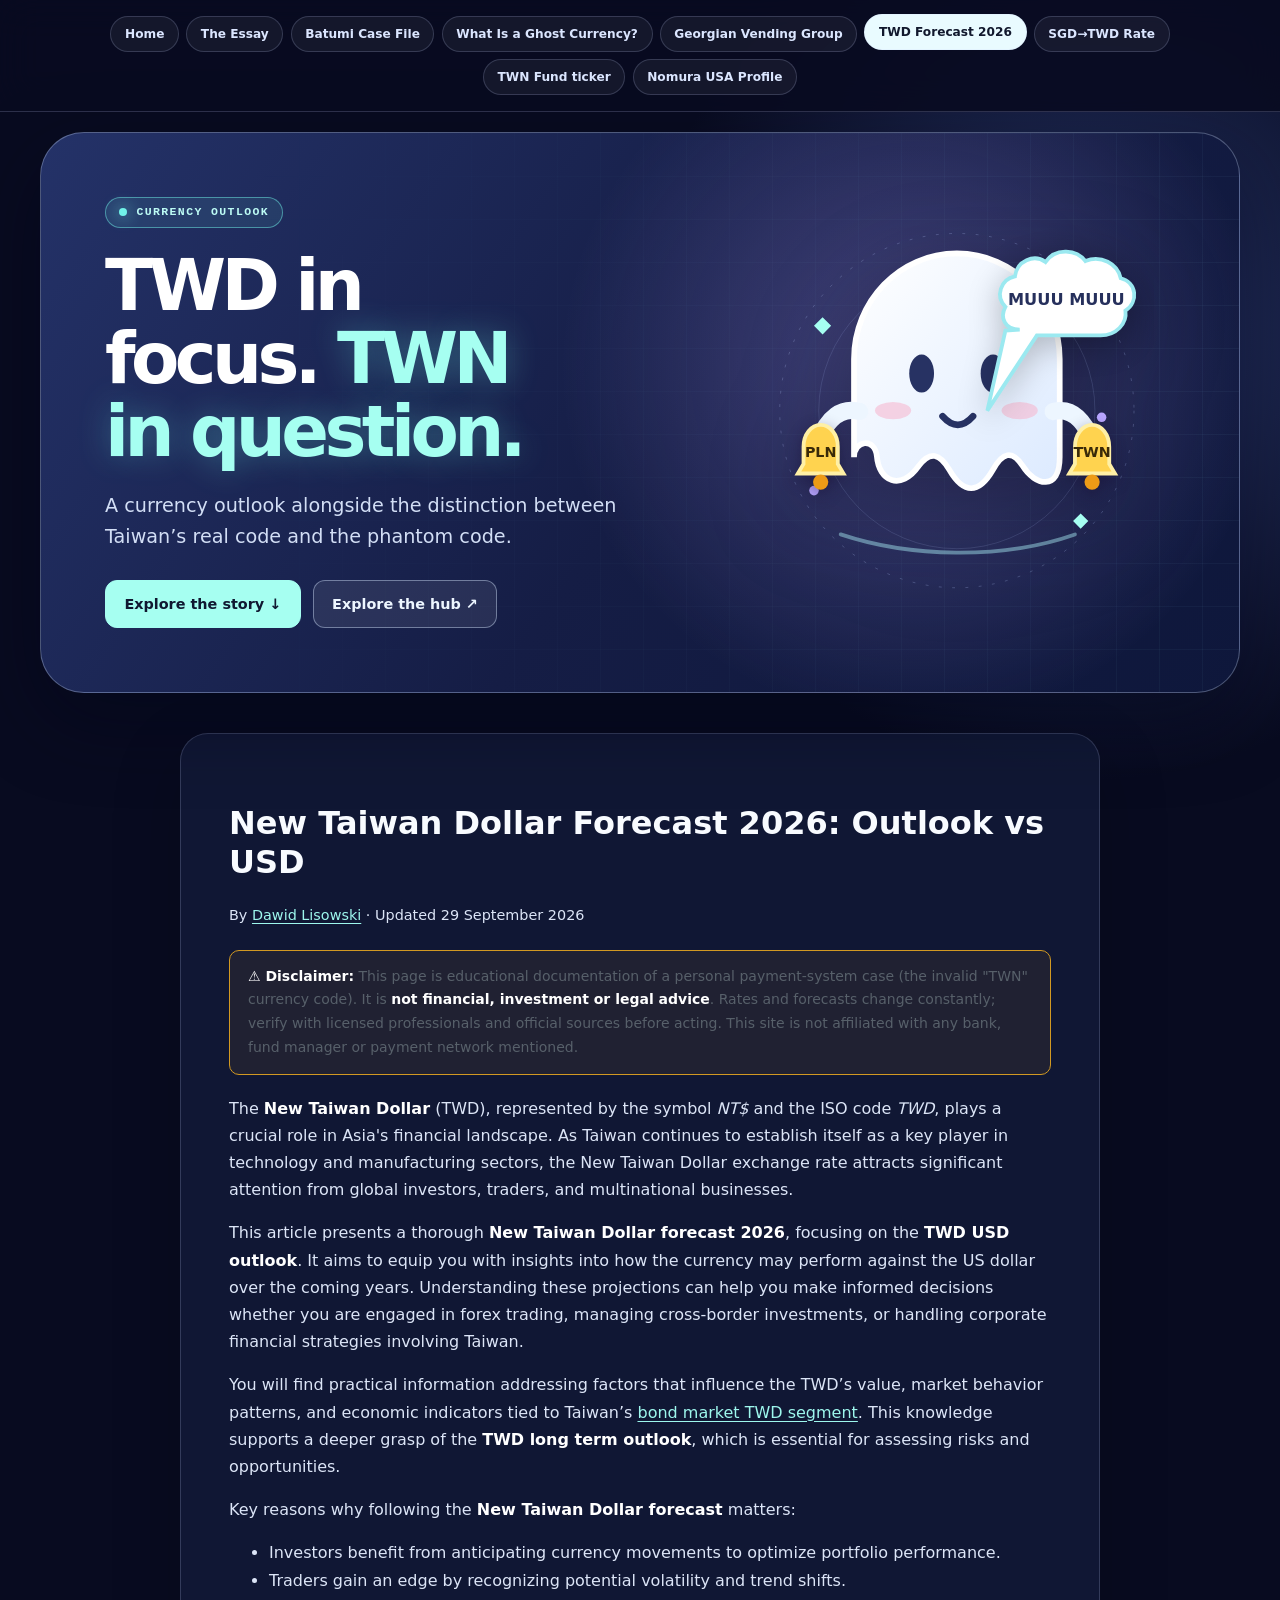
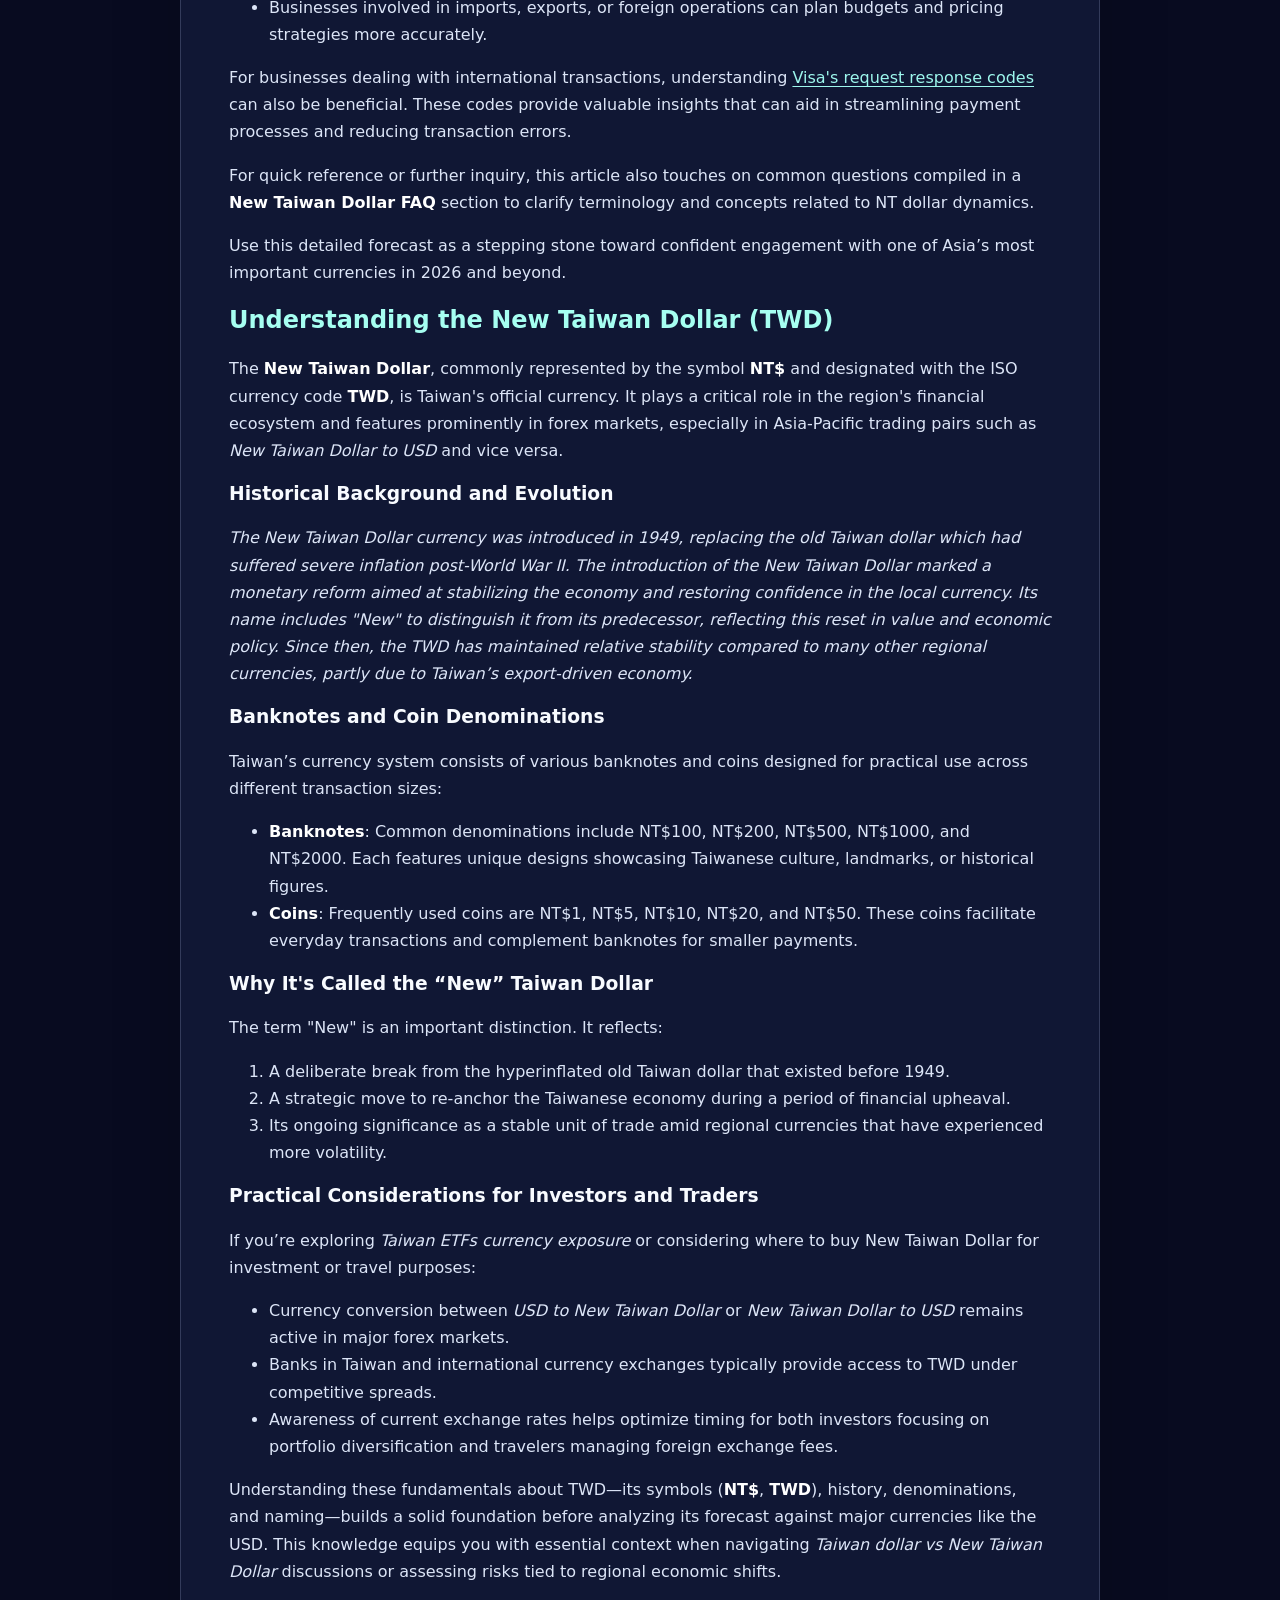
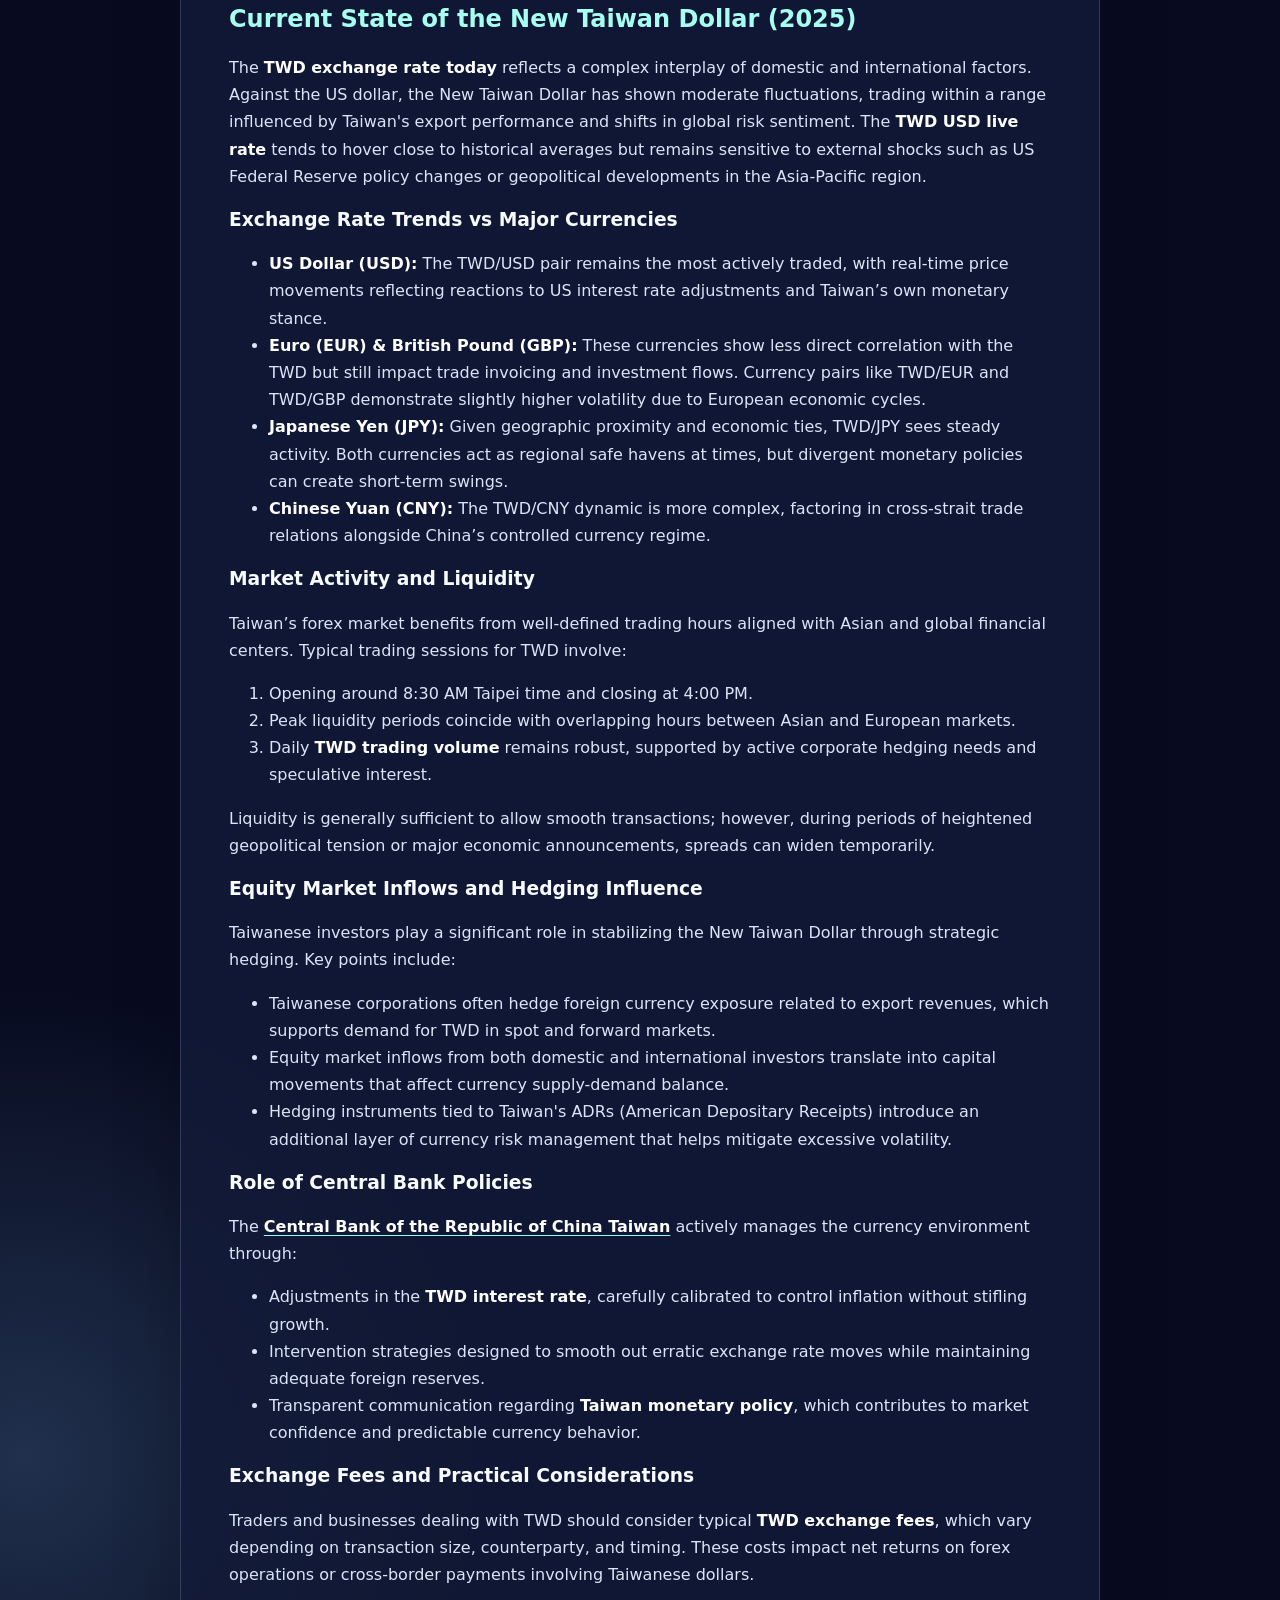
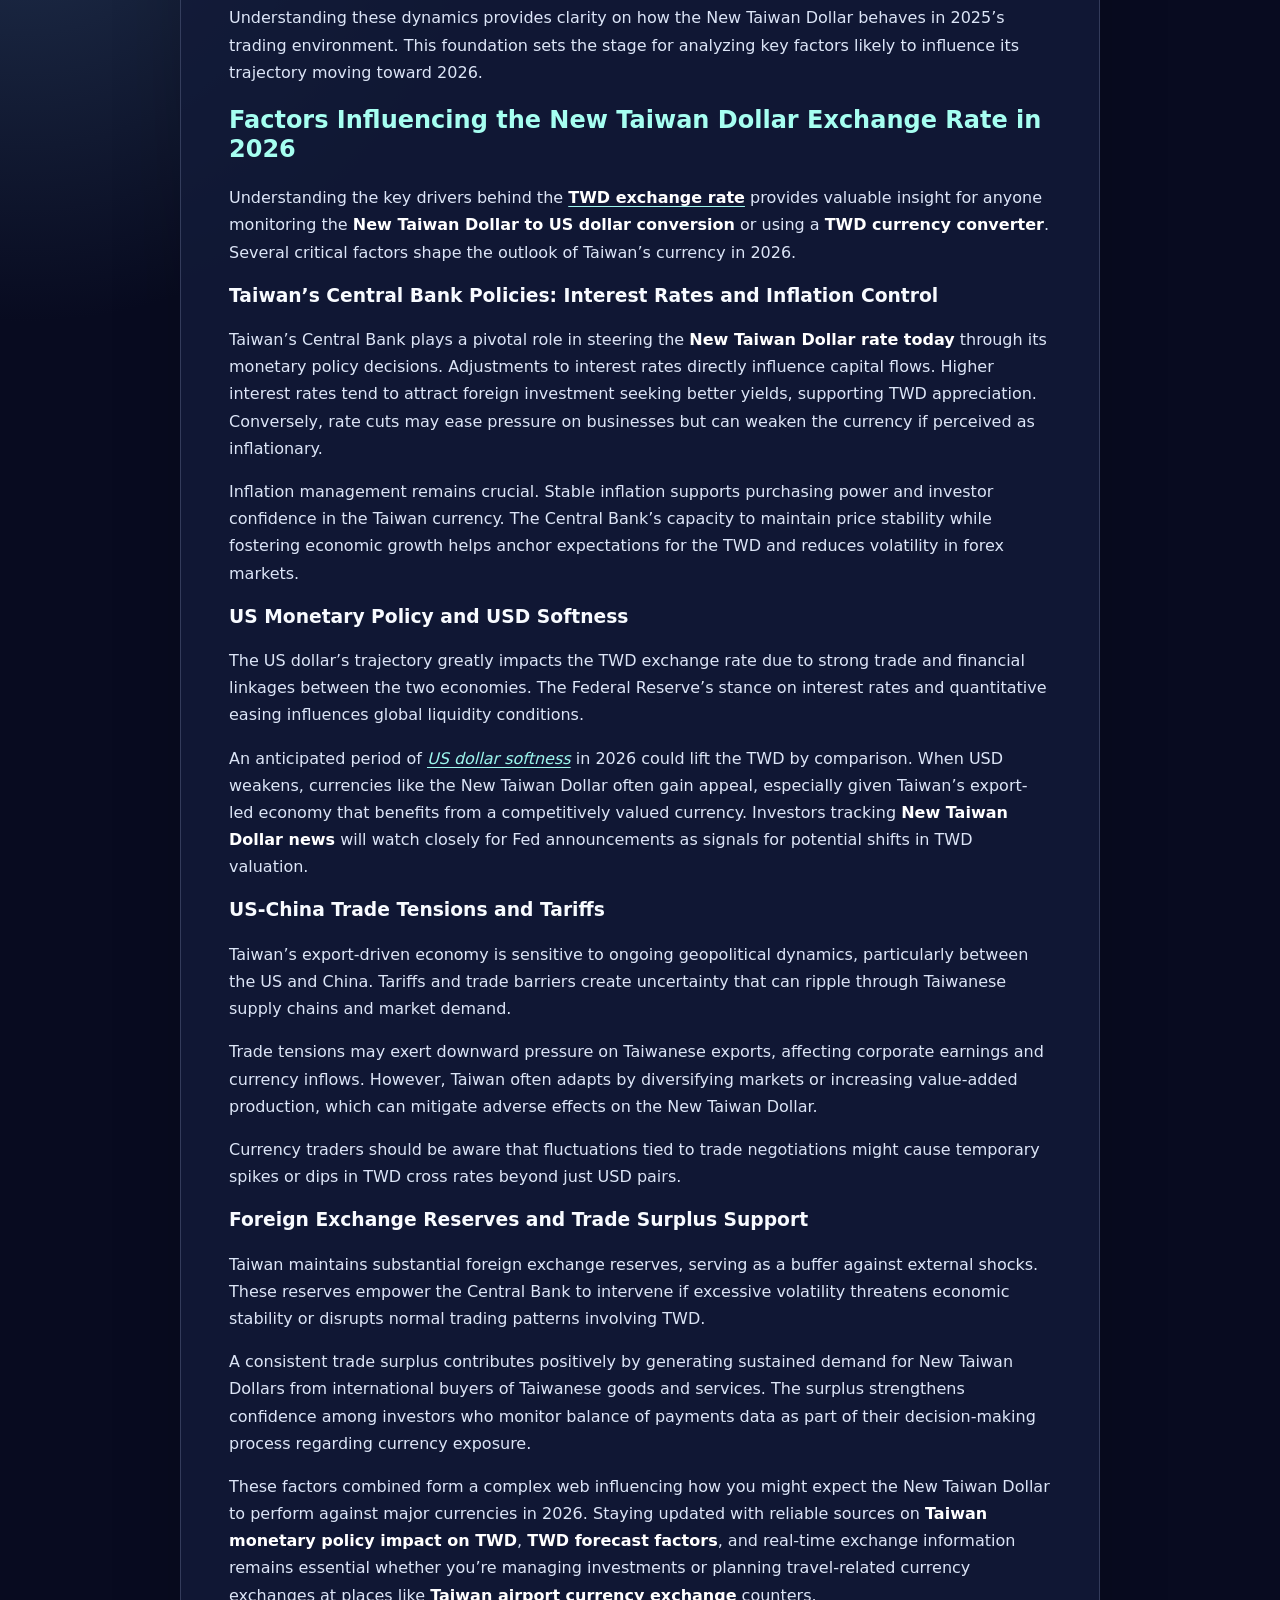
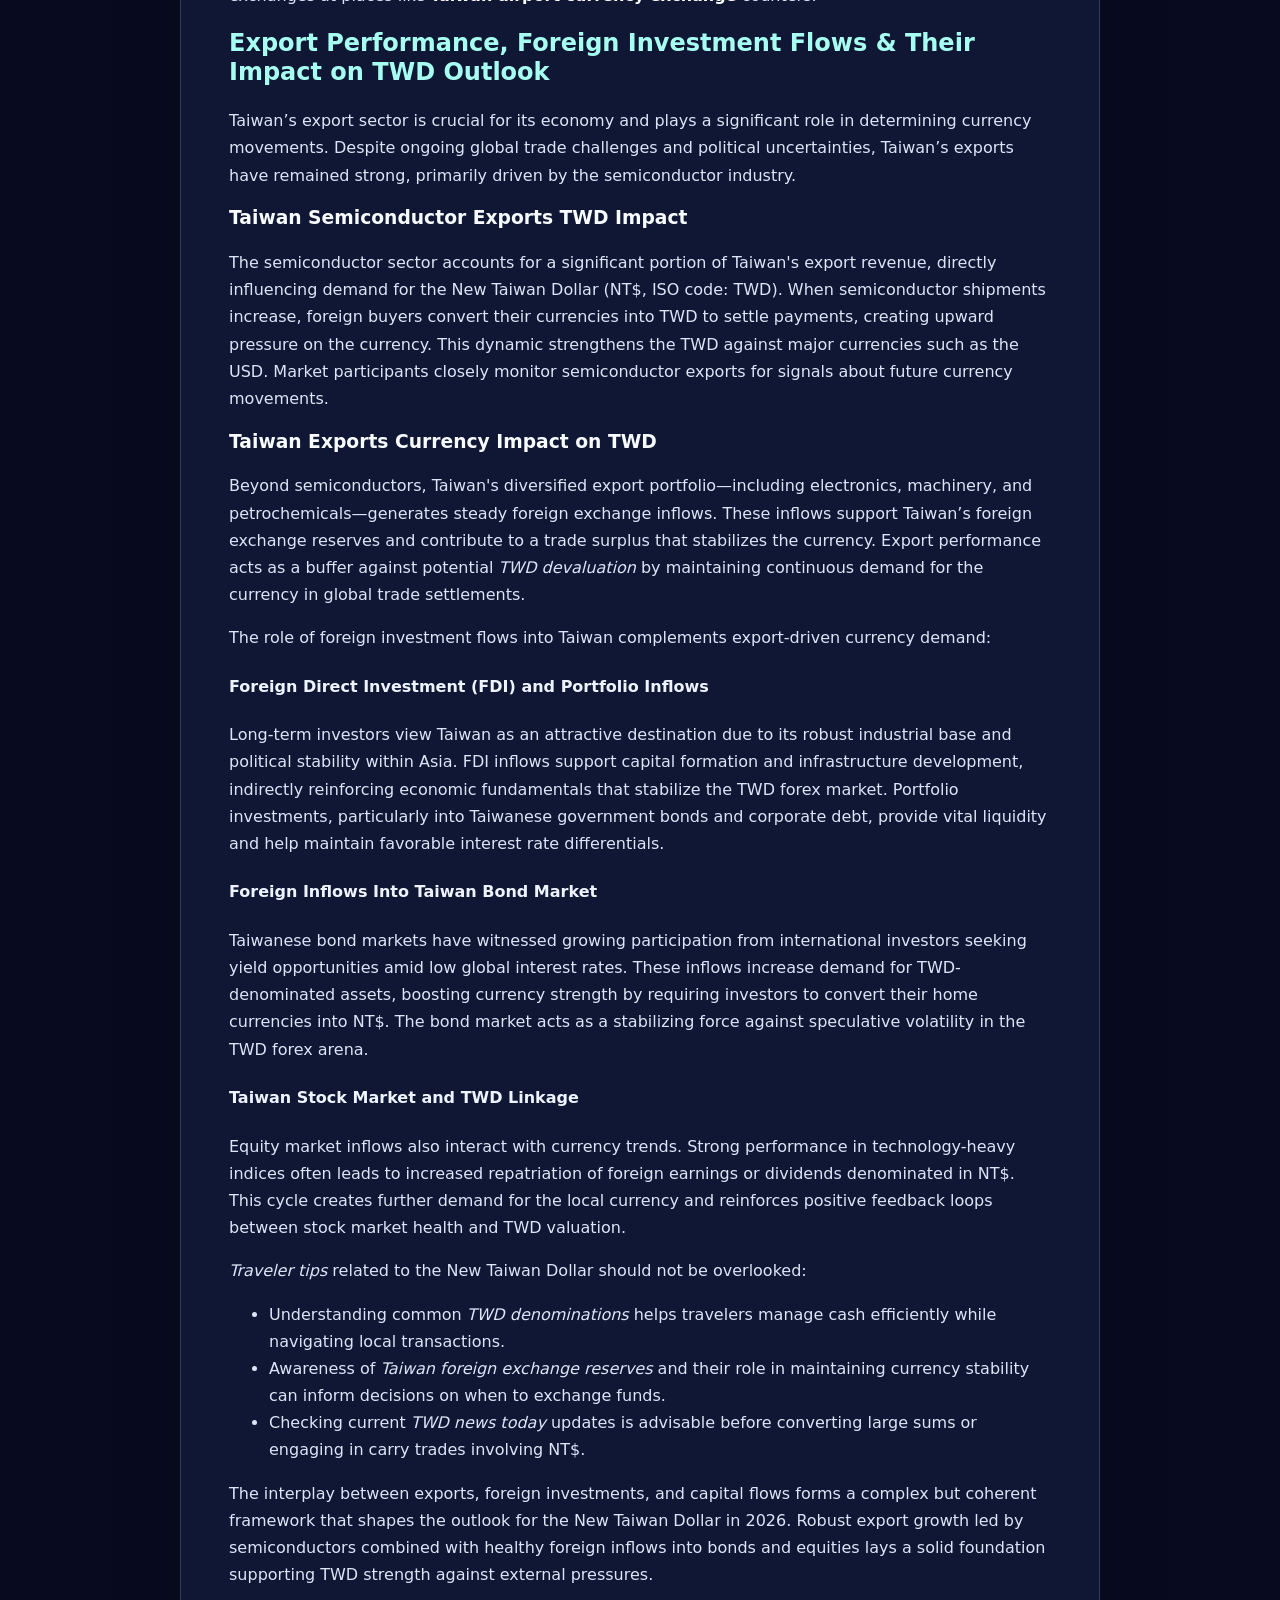
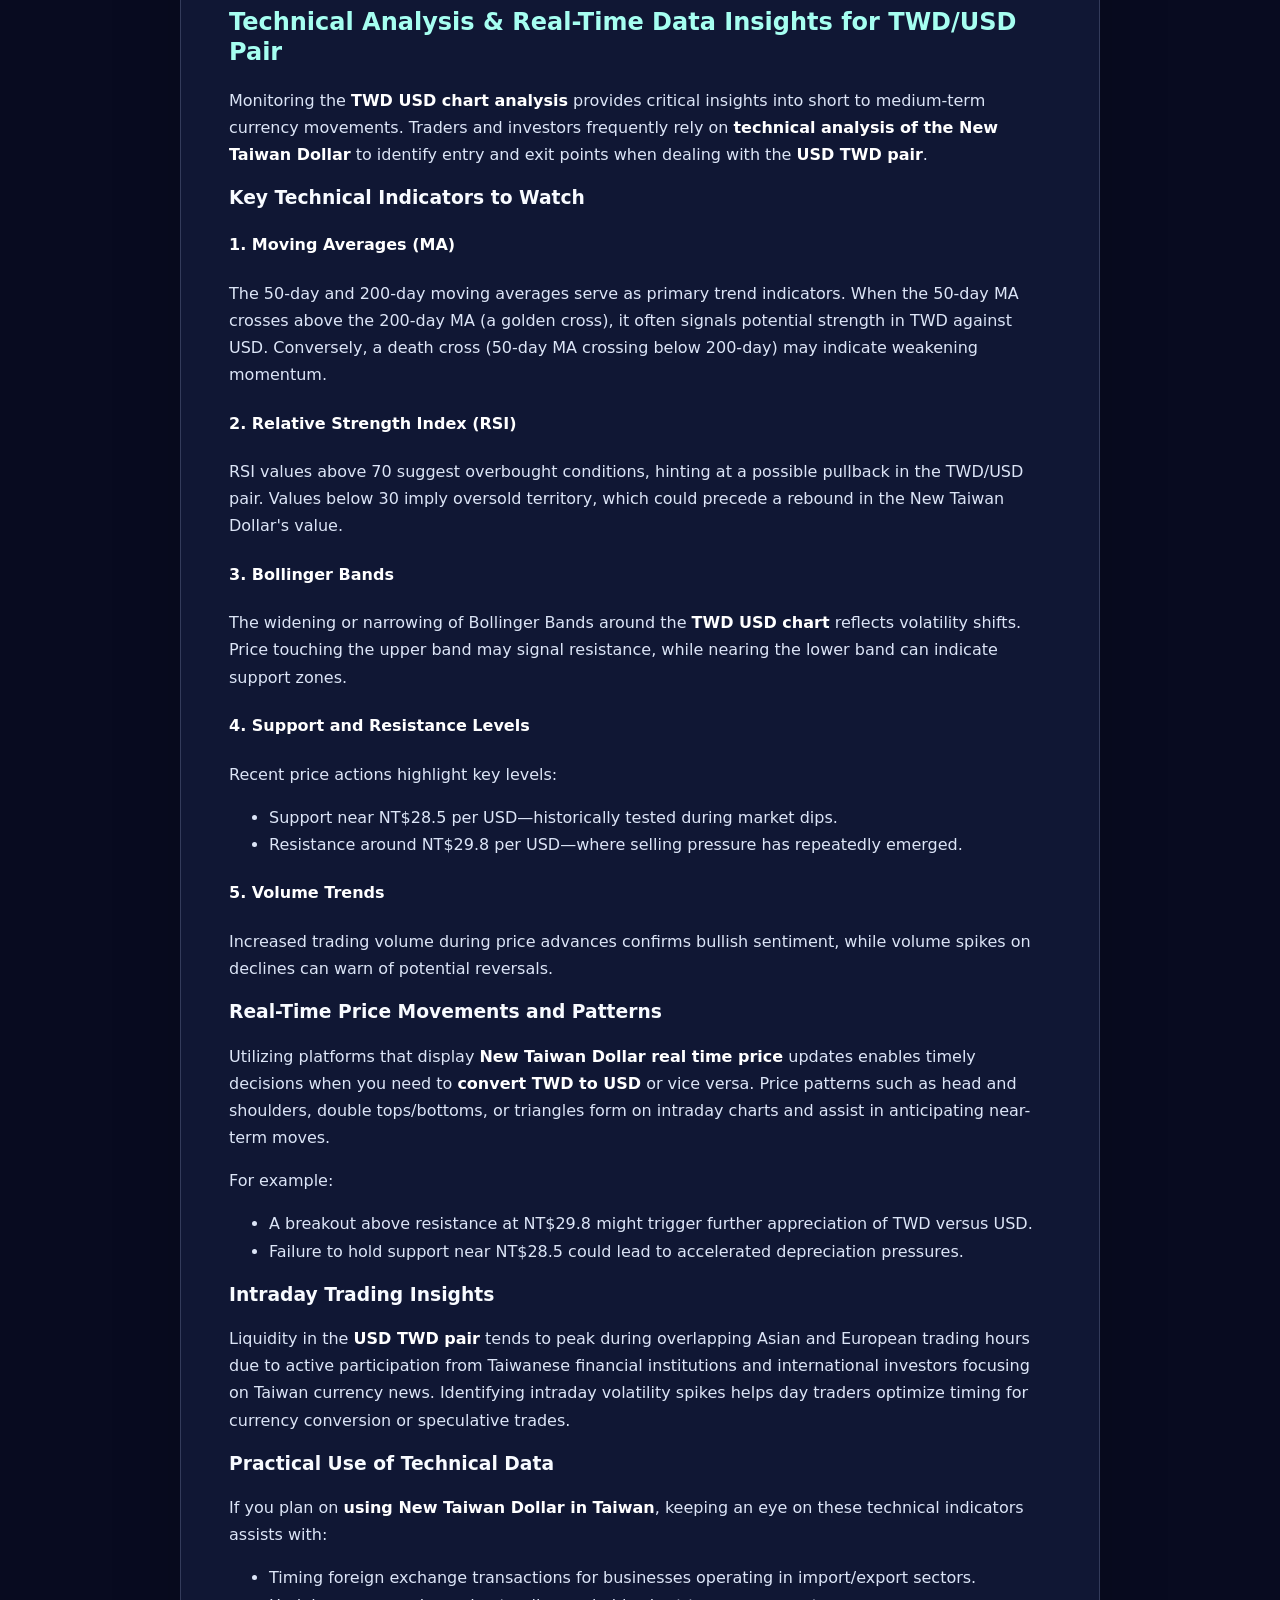
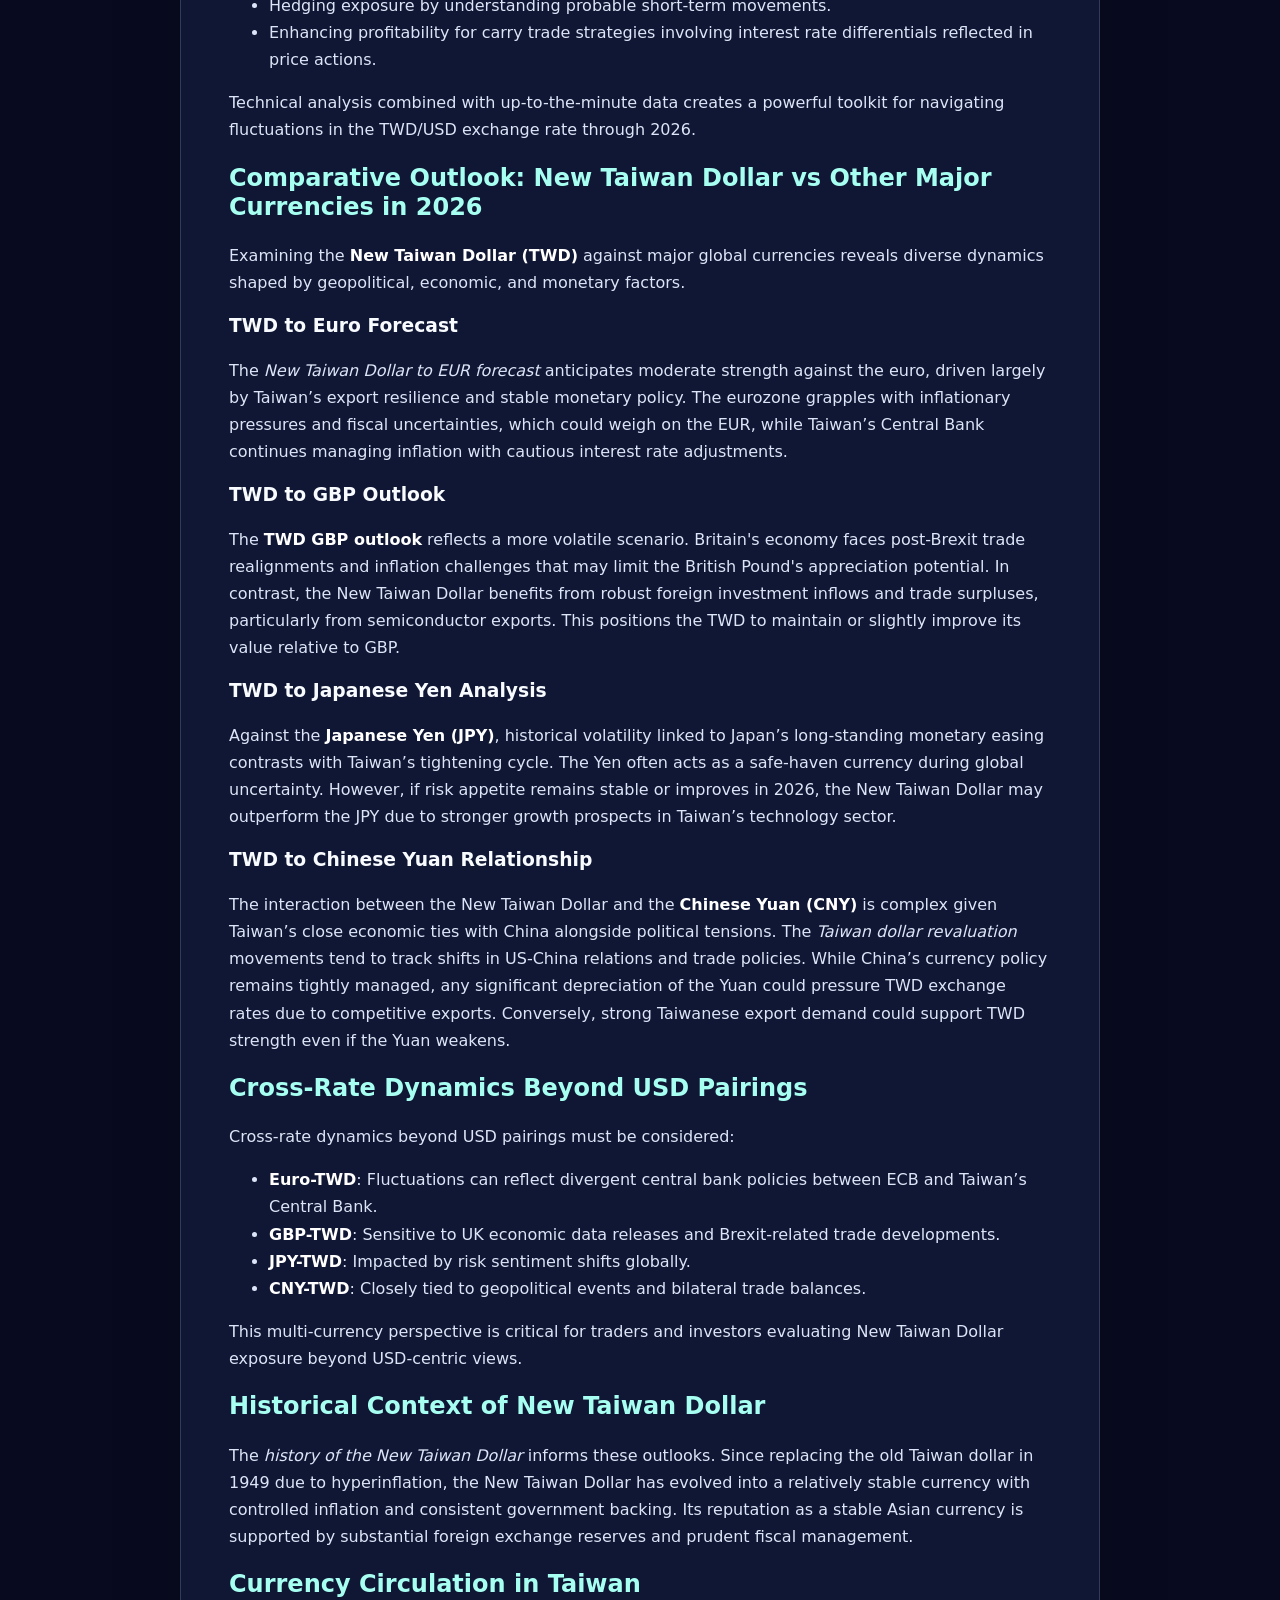
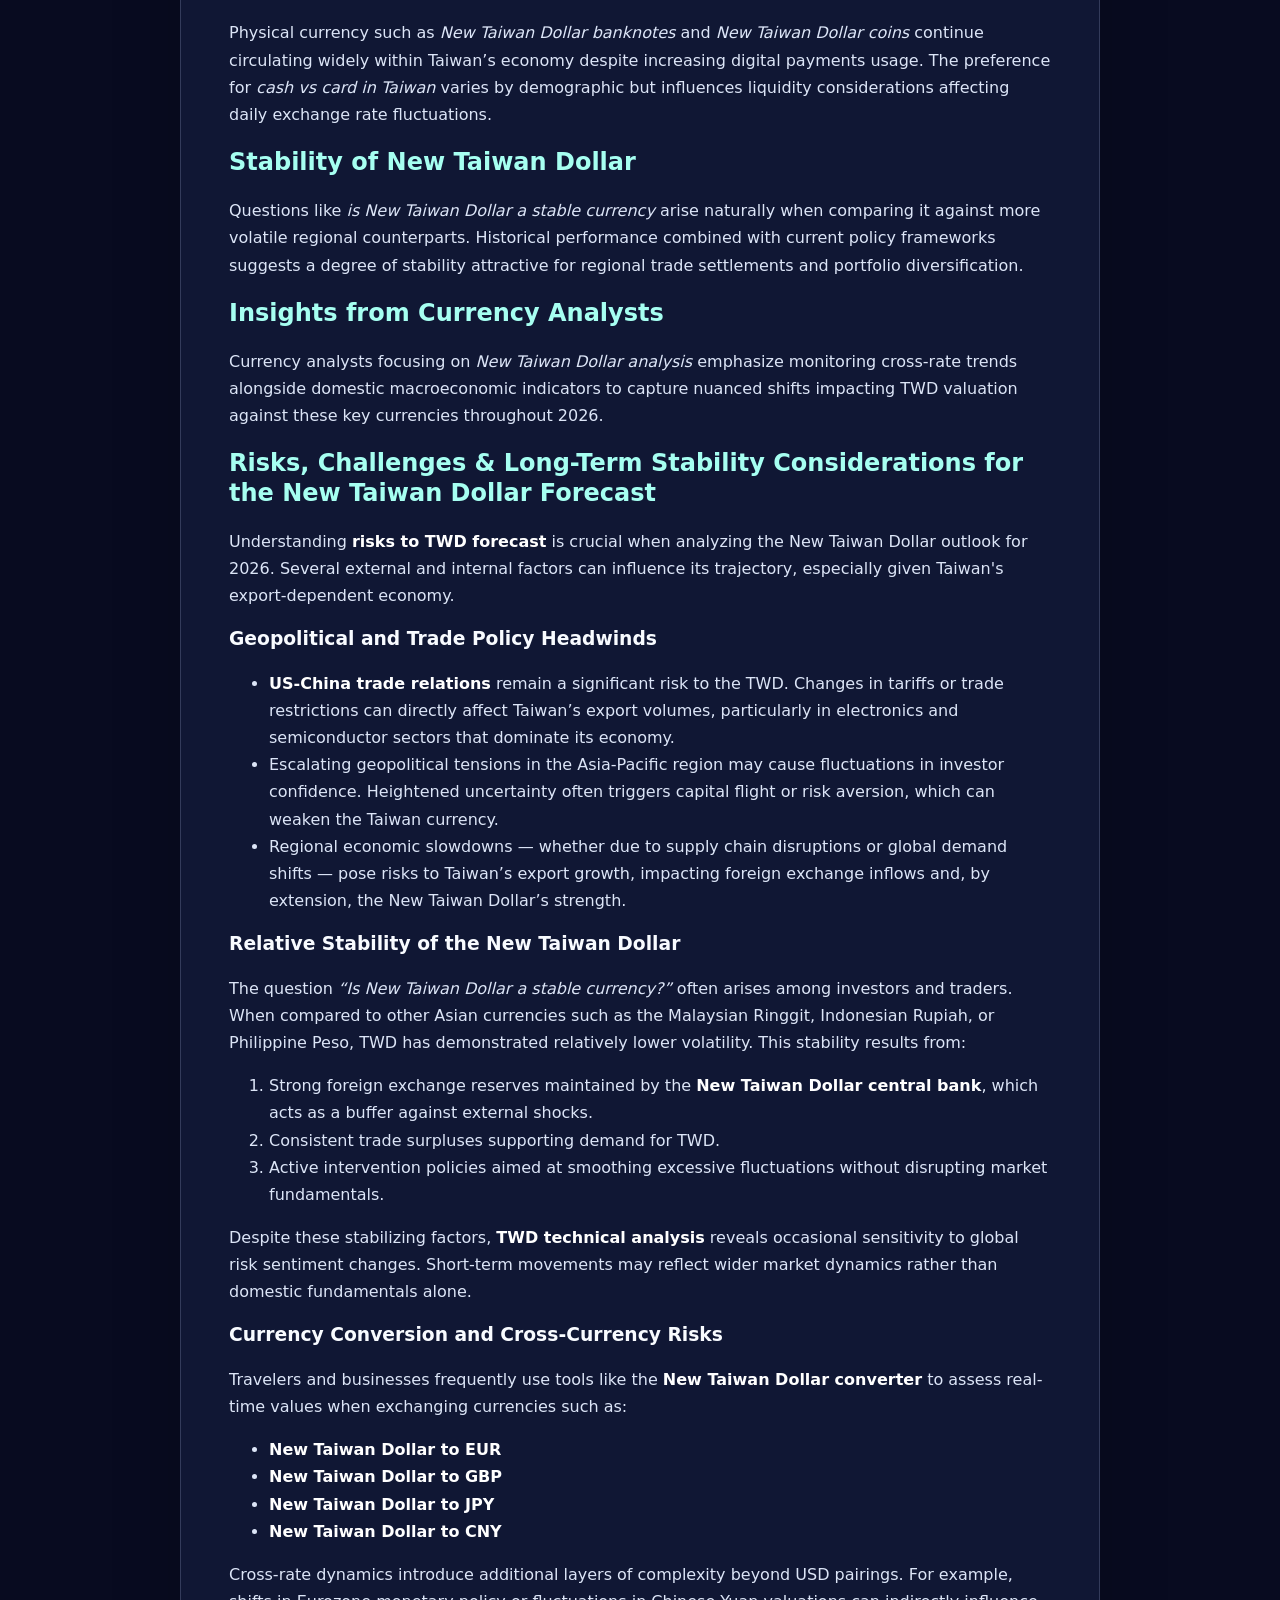
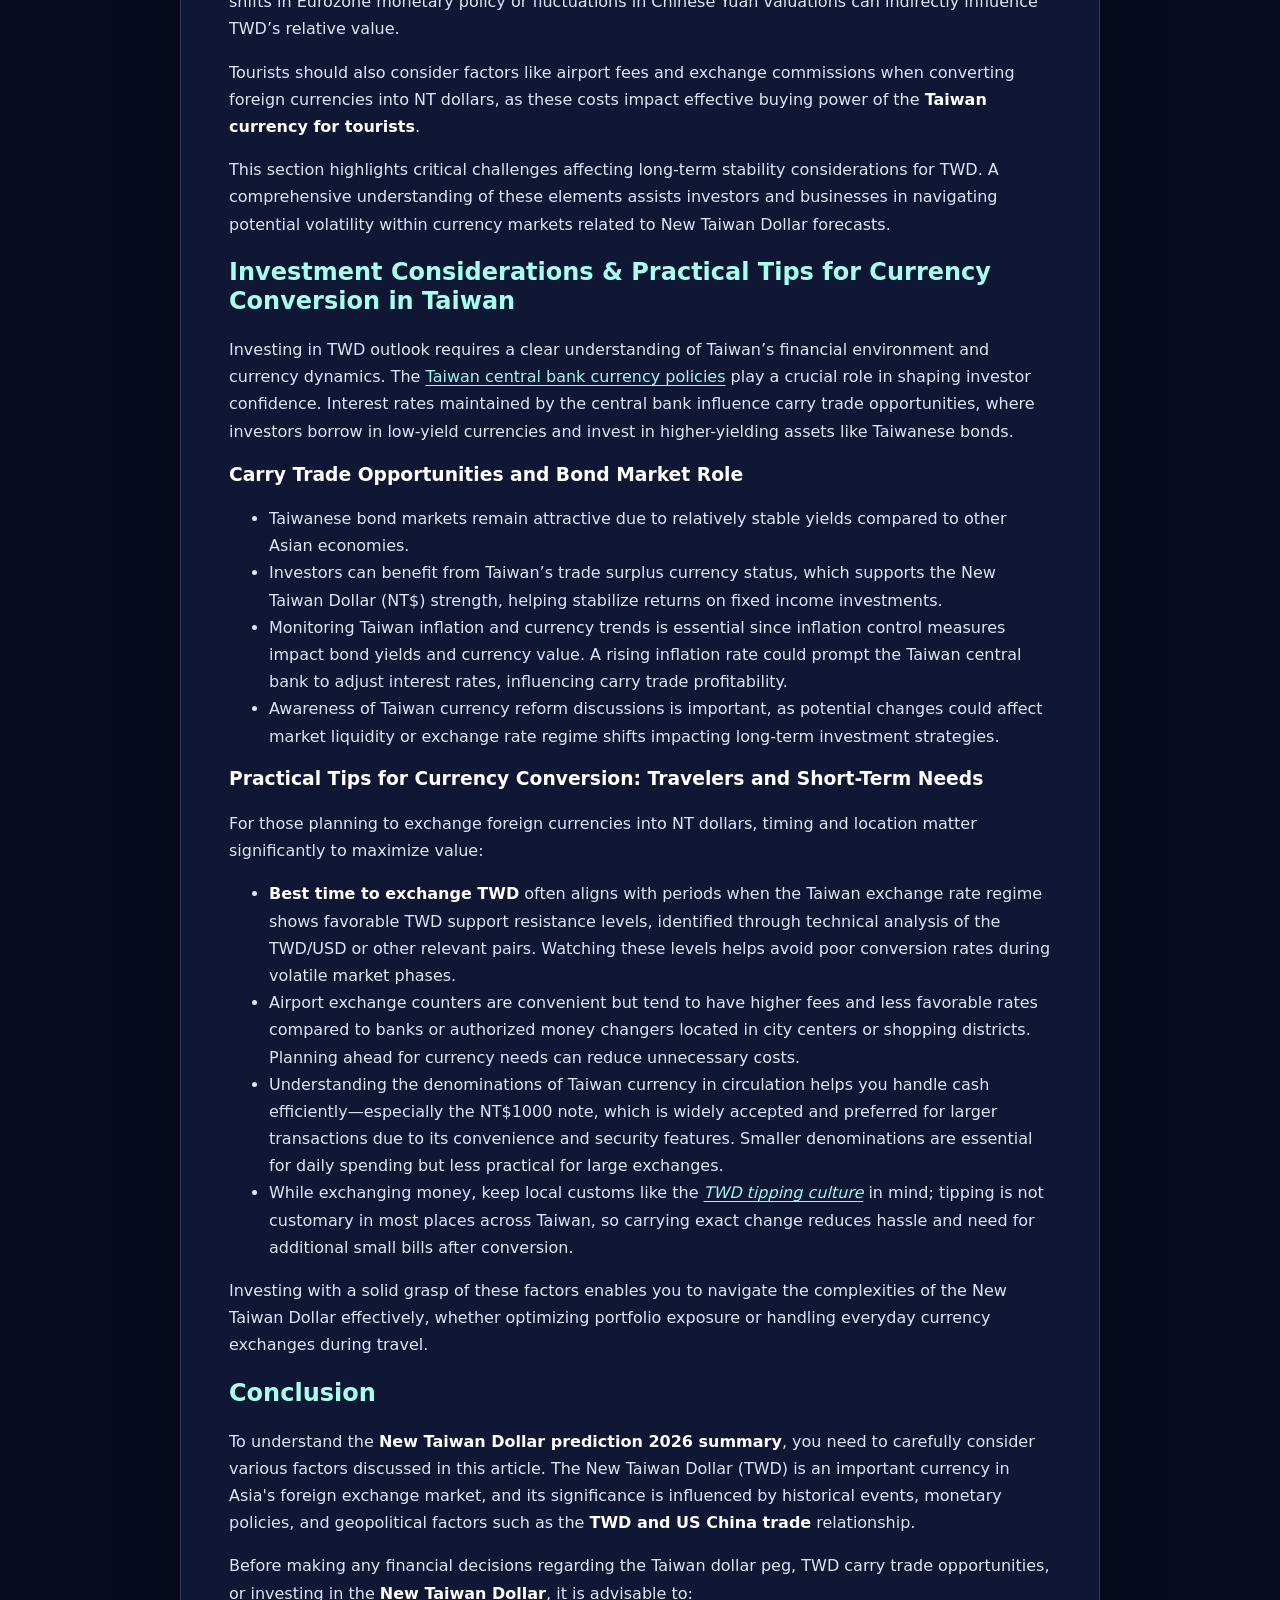
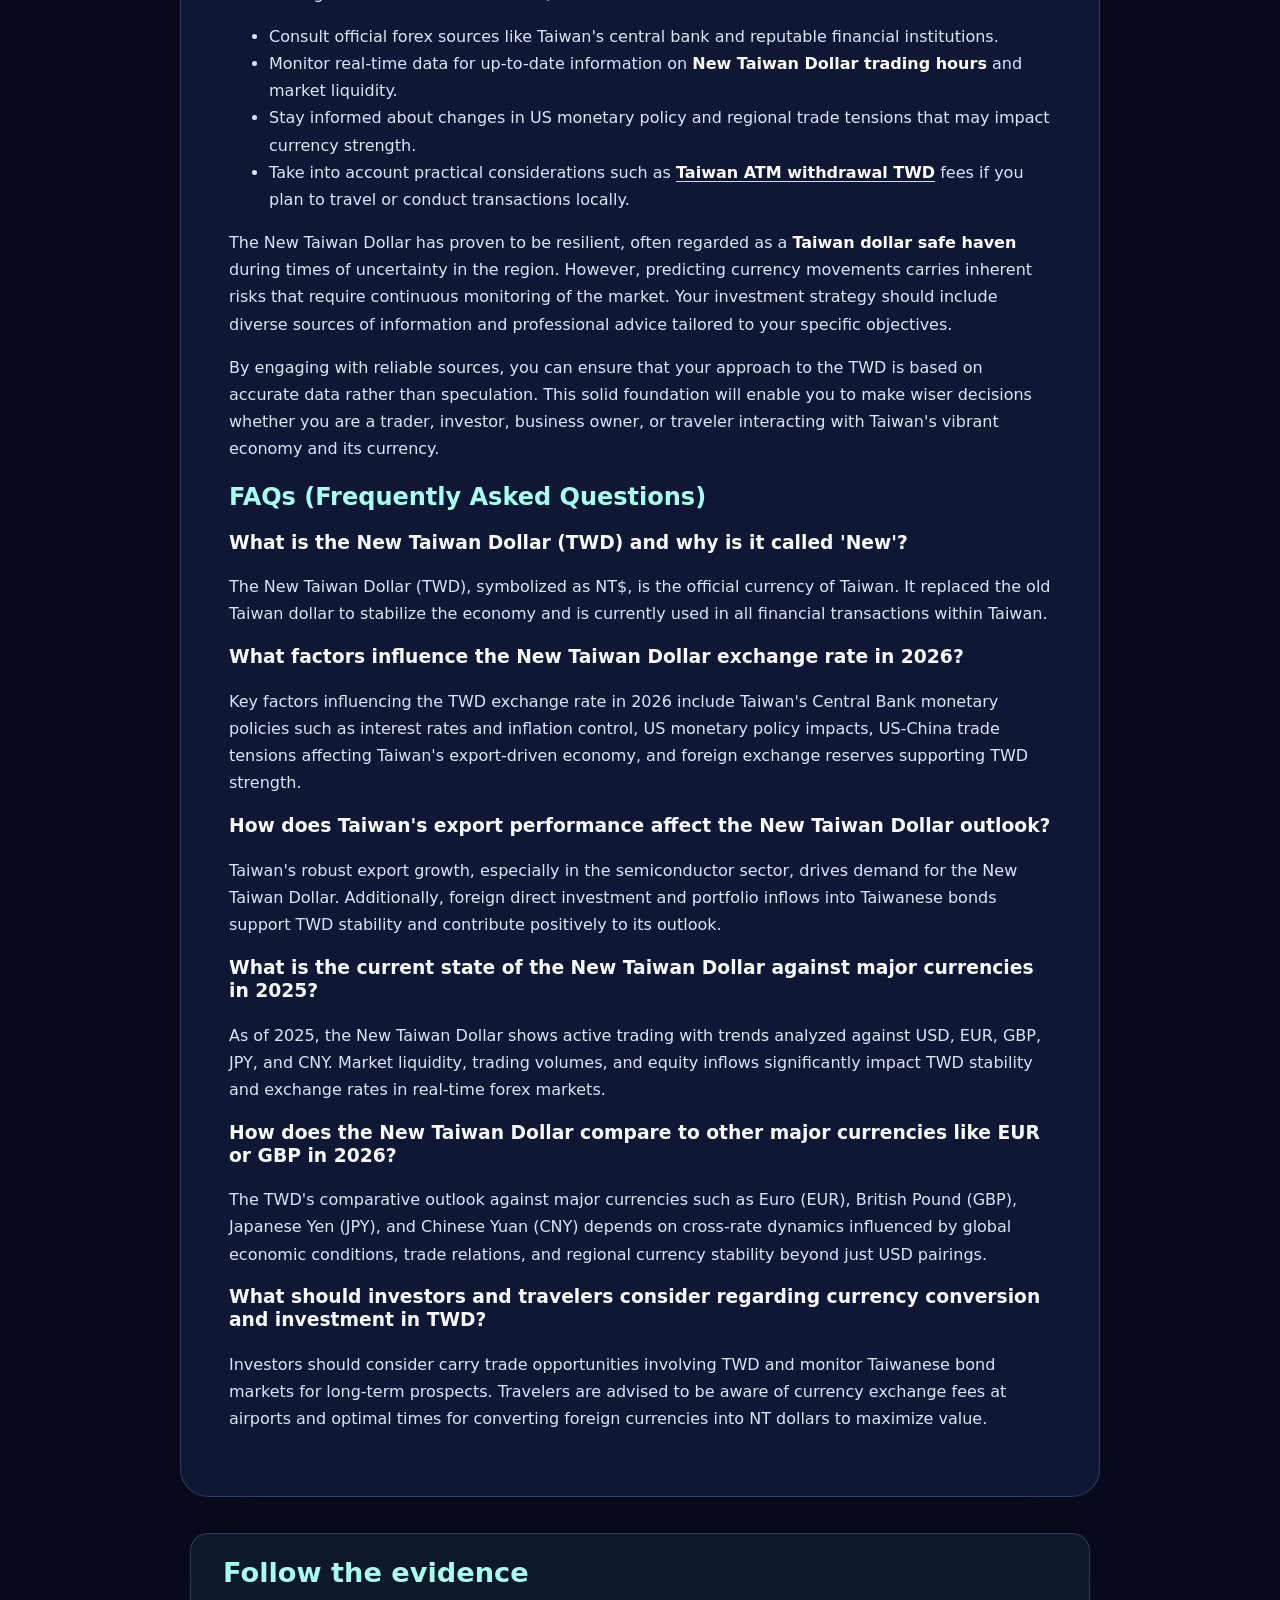
<file: NewTaiwanDollarForecast2026.html>
<!DOCTYPE html>
<html lang="en">
<head>
<meta charset="UTF-8">
<meta name="viewport" content="width=device-width, initial-scale=1.0">
<title>New Taiwan Dollar Forecast 2026: Outlook vs USD</title>
<meta name="description" content="New Taiwan Dollar (TWD) outlook for 2026 vs USD: drivers, forecasts and methodology — plus why 'TWN' is not a valid ISO 4217 currency code.">
<link rel="canonical" href="https://dawidmillenium-design.github.io/Newtaiwandollargeorgia/NewTaiwanDollarForecast2026.html">
<style>body{max-width:900px;margin:0 auto;padding:0 20px;font-family:-apple-system,BlinkMacSystemFont,"Segoe UI",Roboto,Arial,sans-serif;line-height:1.7;color:#1f2328;}img{max-width:100%;height:auto;}a{color:#0969da;}</style>
<link rel="stylesheet" href="https://dawidmillenium-design.github.io/Newtaiwandollargeorgia/ghost-cloud.css?v=20260929-editorial">
<script type="application/ld+json">{"@context":"https://schema.org","@type":"Article","headline":"New Taiwan Dollar Outlook 2026","author":{"@type":"Person","name":"Dawid Lisowski"},"mainEntityOfPage":"https://dawidmillenium-design.github.io/Newtaiwandollargeorgia/NewTaiwanDollarForecast2026.html","dateModified":"2026-09-29"}</script>
</head>
<body class="ghost-theme">
<style>
.audit-nav{display:flex;flex-wrap:wrap;gap:8px 14px;padding:10px 16px;background:#161b22;border-bottom:1px solid #30363d;font:600 13px/1.6 -apple-system,BlinkMacSystemFont,"Segoe UI",Roboto,Arial,sans-serif;}
.audit-nav a{color:#58a6ff;text-decoration:none;padding:4px 10px;border-radius:6px;border:1px solid #30363d;}
.audit-nav a:hover{background:#1f6feb;color:#fff;}
@media print{.audit-nav{display:none;}}
</style>
<nav class="audit-nav" aria-label="Site navigation">
<a href="https://dawidmillenium-design.github.io/Newtaiwandollargeorgia/index.html">Home</a>
<a href="https://dawidmillenium-design.github.io/Newtaiwandollargeorgia/CurrencyThatNeverExisted.html">The Essay</a>
<a href="https://dawidmillenium-design.github.io/Newtaiwandollargeorgia/TheGhostCurrencyofBatumi.html">Batumi Case File</a>
<a href="https://dawidmillenium-design.github.io/Newtaiwandollargeorgia/WhatIsGhostCurrency.html">What Is a Ghost Currency?</a>
<a href="https://dawidmillenium-design.github.io/Newtaiwandollargeorgia/GeorgianVendingGroupLLC.html">Georgian Vending Group</a>
<a href="https://dawidmillenium-design.github.io/Newtaiwandollargeorgia/NewTaiwanDollarForecast2026.html" aria-current="page">TWD Forecast 2026</a>
<a href="https://dawidmillenium-design.github.io/Newtaiwandollargeorgia/SGDtoTaiwanDollar.html">SGD→TWD Rate</a>
<a href="https://dawidmillenium-design.github.io/Newtaiwandollargeorgia/TWNStockPriceLive.html">TWN Fund ticker</a>
<a href="https://dawidmillenium-design.github.io/Newtaiwandollargeorgia/NomuraAssetManagementUSAInc.html">Nomura USA Profile</a>
</nav>
<a class="ghost-skip" href="#story">Skip to content</a>
<section class="ghost-hero" aria-label="Site introduction"><div class="ghost-copy"><p class="ghost-eyebrow">CURRENCY OUTLOOK</p><p class="ghost-title">TWD in focus. <em>TWN in question.</em></p><p class="ghost-lead">A currency outlook alongside the distinction between Taiwan’s real code and the phantom code.</p><div class="ghost-actions"><a href="#story">Explore the story ↓</a><a href="https://dawidmillenium-design.github.io/Newtaiwandollargeorgia/index.html">Explore the hub ↗</a></div></div><div class="ghost-art" aria-hidden="true"><svg viewBox="0 0 420 440" xmlns="http://www.w3.org/2000/svg"><defs><linearGradient id="ghost-fill" x1="0" y1="0" x2="1" y2="1"><stop stop-color="#fff"/><stop offset="1" stop-color="#dceaff"/></linearGradient><linearGradient id="coin-fill" x1="0" x2="1"><stop stop-color="#a6fff1"/><stop offset="1" stop-color="#9b91ff"/></linearGradient></defs><circle cx="213" cy="218" r="186" fill="none" stroke="#b5c9ff" stroke-opacity=".26" stroke-dasharray="3 11"/><circle cx="213" cy="218" r="145" fill="none" stroke="#b5c9ff" stroke-opacity=".15"/><path d="M105 267V164c0-61 48-111 108-111s108 50 108 111v103c0 36-26 30-39 9-11-17-21-14-31 4-15 26-31 26-46 0-10-17-20-20-32-4-19 27-42 16-44-10-2-20-24-17-24 1Z" fill="url(#ghost-fill)" stroke="#fff" stroke-width="6"/><ellipse cx="176" cy="179" rx="13" ry="20" fill="#273263"/><ellipse cx="251" cy="179" rx="13" ry="20" fill="#273263"/><path d="M198 224q16 18 32 0" fill="none" stroke="#273263" stroke-linecap="round" stroke-width="7"/><ellipse cx="146" cy="218" rx="19" ry="9" fill="#f7b9d1" opacity=".6"/><ellipse cx="279" cy="218" rx="19" ry="9" fill="#f7b9d1" opacity=".6"/><path d="m63 129 9 9 9-9-9-9zM335 334l8 8 8-8-8-8z" fill="#a6fff1"/><circle cx="63" cy="302" r="5" fill="#b8a6ff"/><circle cx="365" cy="225" r="5" fill="#b8a6ff"/><path d="M91 348c72 24 169 27 246 0" fill="none" stroke="#9ddde7" stroke-width="4" stroke-linecap="round" opacity=".5"/><g class="ghost-arms" fill="none" stroke="#edf6ff" stroke-width="18" stroke-linecap="round"><path d="M111 219 Q83 211 67 251"/><path d="M314 219 Q340 212 356 251"/></g><g class="ghost-bell ghost-bell-pln"><path d="M46 284h48l-6-10v-18c0-13-8-23-18-23s-18 10-18 23v18z" fill="#ffd34f" stroke="#fff0a5" stroke-width="4"/><circle cx="70" cy="293" r="8" fill="#ed9b16"/><text x="70" y="267" text-anchor="middle" font-family="ui-sans-serif,system-ui,sans-serif" font-size="15" font-weight="900" fill="#392a09">PLN</text></g><g class="ghost-bell ghost-bell-twn"><path d="M331 284h48l-6-10v-18c0-13-8-23-18-23s-18 10-18 23v18z" fill="#ffd34f" stroke="#fff0a5" stroke-width="4"/><circle cx="355" cy="293" r="8" fill="#ed9b16"/><text x="355" y="267" text-anchor="middle" font-family="ui-sans-serif,system-ui,sans-serif" font-size="15" font-weight="900" fill="#392a09">TWN</text></g><g class="ghost-speech"><path d="M279 133c-16 0-21-13-15-24-11-11-5-29 10-32 2-16 20-24 32-15 11-16 33-13 42-1 16-7 34 3 37 18 17 4 19 25 5 34 2 14-10 26-26 26h-67l-52 79 19-84z" fill="#fff" stroke="#9be9f0" stroke-width="4"/><text x="328" y="107" text-anchor="middle" font-family="ui-sans-serif,system-ui,sans-serif" font-size="17" font-weight="900" fill="#26305c">MUUU MUUU</text></g></svg></div></section>
<div id="story"></div>

<main>
<h1>New Taiwan Dollar Forecast 2026: Outlook vs USD</h1><p class="editorial-byline">By <a href="https://dawidmillenium-design.github.io/Newtaiwandollargeorgia/AboutAndMethodology.html">Dawid Lisowski</a> · Updated 29 September 2026</p>
<div style="border:1px solid #d29922;background:rgba(210,153,34,0.08);border-radius:10px;padding:14px 18px;margin:20px 0;font-size:14px;color:#57606a;">
<strong>⚠️ Disclaimer:</strong> This page is educational documentation of a personal payment-system case (the invalid &quot;TWN&quot; currency code). It is <strong>not financial, investment or legal advice</strong>. Rates and forecasts change constantly; verify with licensed professionals and official sources before acting. This site is not affiliated with any bank, fund manager or payment network mentioned.</div><p>The <strong>New Taiwan Dollar</strong> (TWD), represented by the symbol <em>NT$</em> and the ISO code <em>TWD</em>, plays a crucial role in Asia's financial landscape. As Taiwan continues to establish itself as a key player in technology and manufacturing sectors, the New Taiwan Dollar exchange rate attracts significant attention from global investors, traders, and multinational businesses.</p><p>This article presents a thorough <strong>New Taiwan Dollar forecast 2026</strong>, focusing on the <strong>TWD USD outlook</strong>. It aims to equip you with insights into how the currency may perform against the US dollar over the coming years. Understanding these projections can help you make informed decisions whether you are engaged in forex trading, managing cross-border investments, or handling corporate financial strategies involving Taiwan.</p><p>You will find practical information addressing factors that influence the TWD’s value, market behavior patterns, and economic indicators tied to Taiwan’s <a href="https://assets.bbhub.io/professional/sites/10/Bloomberg-Index-Publications-Fixed-Income-Index-Methodology.pdf" rel="noopener noreferrer" target="_blank">bond market TWD segment</a>. This knowledge supports a deeper grasp of the <strong>TWD long term outlook</strong>, which is essential for assessing risks and opportunities.</p><p>Key reasons why following the <strong>New Taiwan Dollar forecast</strong> matters:</p><ul><li>Investors benefit from anticipating currency movements to optimize portfolio performance.</li><li>Traders gain an edge by recognizing potential volatility and trend shifts.</li><li>Businesses involved in imports, exports, or foreign operations can plan budgets and pricing strategies more accurately.</li></ul><p>For businesses dealing with international transactions, understanding <a href="https://developer.visa.com/request_response_codes" rel="noopener noreferrer" target="_blank">Visa's request response codes</a> can also be beneficial. These codes provide valuable insights that can aid in streamlining payment processes and reducing transaction errors.</p><p>For quick reference or further inquiry, this article also touches on common questions compiled in a <strong>New Taiwan Dollar FAQ</strong> section to clarify terminology and concepts related to NT dollar dynamics.</p><p>Use this detailed forecast as a stepping stone toward confident engagement with one of Asia’s most important currencies in 2026 and beyond.</p><h2>Understanding the New Taiwan Dollar (TWD)</h2><p>The <strong>New Taiwan Dollar</strong>, commonly represented by the symbol <strong>NT$</strong> and designated with the ISO currency code <strong>TWD</strong>, is Taiwan's official currency. It plays a critical role in the region's financial ecosystem and features prominently in forex markets, especially in Asia-Pacific trading pairs such as <em>New Taiwan Dollar to USD</em> and vice versa.</p><h3>Historical Background and Evolution</h3><p><em>The New Taiwan Dollar currency was introduced in 1949, replacing the old Taiwan dollar which had suffered severe inflation post-World War II. The introduction of the New Taiwan Dollar marked a monetary reform aimed at stabilizing the economy and restoring confidence in the local currency. Its name includes "New" to distinguish it from its predecessor, reflecting this reset in value and economic policy. Since then, the TWD has maintained relative stability compared to many other regional currencies, partly due to Taiwan’s export-driven economy.</em></p><h3>Banknotes and Coin Denominations</h3><p>Taiwan’s currency system consists of various banknotes and coins designed for practical use across different transaction sizes:</p><ul><li><strong>Banknotes</strong>: Common denominations include NT$100, NT$200, NT$500, NT$1000, and NT$2000. Each features unique designs showcasing Taiwanese culture, landmarks, or historical figures.</li><li><strong>Coins</strong>: Frequently used coins are NT$1, NT$5, NT$10, NT$20, and NT$50. These coins facilitate everyday transactions and complement banknotes for smaller payments.</li></ul><h3>Why It's Called the “New” Taiwan Dollar</h3><p>The term "New" is an important distinction. It reflects:</p><ol><li>A deliberate break from the hyperinflated old Taiwan dollar that existed before 1949.</li><li>A strategic move to re-anchor the Taiwanese economy during a period of financial upheaval.</li><li>Its ongoing significance as a stable unit of trade amid regional currencies that have experienced more volatility.</li></ol><h3>Practical Considerations for Investors and Traders</h3><p>If you’re exploring <em>Taiwan ETFs currency exposure</em> or considering where to buy New Taiwan Dollar for investment or travel purposes:</p><ul><li>Currency conversion between <em>USD to New Taiwan Dollar</em> or <em>New Taiwan Dollar to USD</em> remains active in major forex markets.</li><li>Banks in Taiwan and international currency exchanges typically provide access to TWD under competitive spreads.</li><li>Awareness of current exchange rates helps optimize timing for both investors focusing on portfolio diversification and travelers managing foreign exchange fees.</li></ul><p>Understanding these fundamentals about TWD—its symbols (<strong>NT$</strong>, <strong>TWD</strong>), history, denominations, and naming—builds a solid foundation before analyzing its forecast against major currencies like the USD. This knowledge equips you with essential context when navigating <em>Taiwan dollar vs New Taiwan Dollar</em> discussions or assessing risks tied to regional economic shifts.</p><h2>Current State of the New Taiwan Dollar (2025)</h2><p>The <strong>TWD exchange rate today</strong> reflects a complex interplay of domestic and international factors. Against the US dollar, the New Taiwan Dollar has shown moderate fluctuations, trading within a range influenced by Taiwan's export performance and shifts in global risk sentiment. The <strong>TWD USD live rate</strong> tends to hover close to historical averages but remains sensitive to external shocks such as US Federal Reserve policy changes or geopolitical developments in the Asia-Pacific region.</p><h3>Exchange Rate Trends vs Major Currencies</h3><ul><li><strong>US Dollar (USD):</strong> The TWD/USD pair remains the most actively traded, with real-time price movements reflecting reactions to US interest rate adjustments and Taiwan’s own monetary stance.</li><li><strong>Euro (EUR) &amp; British Pound (GBP):</strong> These currencies show less direct correlation with the TWD but still impact trade invoicing and investment flows. Currency pairs like TWD/EUR and TWD/GBP demonstrate slightly higher volatility due to European economic cycles.</li><li><strong>Japanese Yen (JPY):</strong> Given geographic proximity and economic ties, TWD/JPY sees steady activity. Both currencies act as regional safe havens at times, but divergent monetary policies can create short-term swings.</li><li><strong>Chinese Yuan (CNY):</strong> The TWD/CNY dynamic is more complex, factoring in cross-strait trade relations alongside China’s controlled currency regime.</li></ul><h3>Market Activity and Liquidity</h3><p>Taiwan’s forex market benefits from well-defined trading hours aligned with Asian and global financial centers. Typical trading sessions for TWD involve:</p><ol><li>Opening around 8:30 AM Taipei time and closing at 4:00 PM.</li><li>Peak liquidity periods coincide with overlapping hours between Asian and European markets.</li><li>Daily <strong>TWD trading volume</strong> remains robust, supported by active corporate hedging needs and speculative interest.</li></ol><p>Liquidity is generally sufficient to allow smooth transactions; however, during periods of heightened geopolitical tension or major economic announcements, spreads can widen temporarily.</p><h3>Equity Market Inflows and Hedging Influence</h3><p>Taiwanese investors play a significant role in stabilizing the New Taiwan Dollar through strategic hedging. Key points include:</p><ul><li>Taiwanese corporations often hedge foreign currency exposure related to export revenues, which supports demand for TWD in spot and forward markets.</li><li>Equity market inflows from both domestic and international investors translate into capital movements that affect currency supply-demand balance.</li><li>Hedging instruments tied to Taiwan's ADRs (American Depositary Receipts) introduce an additional layer of currency risk management that helps mitigate excessive volatility.</li></ul><h3>Role of Central Bank Policies</h3><p>The <a href="https://www.cfr.org/articles/130-billion-undisclosed-foreign-exchange-intervention-taiwans-central-bank" rel="noopener noreferrer" target="_blank"><strong>Central Bank of the Republic of China Taiwan</strong></a> actively manages the currency environment through:</p><ul><li>Adjustments in the <strong>TWD interest rate</strong>, carefully calibrated to control inflation without stifling growth.</li><li>Intervention strategies designed to smooth out erratic exchange rate moves while maintaining adequate foreign reserves.</li><li>Transparent communication regarding <strong>Taiwan monetary policy</strong>, which contributes to market confidence and predictable currency behavior.</li></ul><h3>Exchange Fees and Practical Considerations</h3><p>Traders and businesses dealing with TWD should consider typical <strong>TWD exchange fees</strong>, which vary depending on transaction size, counterparty, and timing. These costs impact net returns on forex operations or cross-border payments involving Taiwanese dollars.</p><p>Understanding these dynamics provides clarity on how the New Taiwan Dollar behaves in 2025’s trading environment. This foundation sets the stage for analyzing key factors likely to influence its trajectory moving toward 2026.</p><h2>Factors Influencing the New Taiwan Dollar Exchange Rate in 2026</h2><p>Understanding the key drivers behind the <a href="https://www.elibrary.imf.org/display/book/9798229023184/CH001.xml" rel="noopener noreferrer" target="_blank"><strong>TWD exchange rate</strong></a> provides valuable insight for anyone monitoring the <strong>New Taiwan Dollar to US dollar conversion</strong> or using a <strong>TWD currency converter</strong>. Several critical factors shape the outlook of Taiwan’s currency in 2026.</p><h3>Taiwan’s Central Bank Policies: Interest Rates and Inflation Control</h3><p>Taiwan’s Central Bank plays a pivotal role in steering the <strong>New Taiwan Dollar rate today</strong> through its monetary policy decisions. Adjustments to interest rates directly influence capital flows. Higher interest rates tend to attract foreign investment seeking better yields, supporting TWD appreciation. Conversely, rate cuts may ease pressure on businesses but can weaken the currency if perceived as inflationary.</p><p>Inflation management remains crucial. Stable inflation supports purchasing power and investor confidence in the Taiwan currency. The Central Bank’s capacity to maintain price stability while fostering economic growth helps anchor expectations for the TWD and reduces volatility in forex markets.</p><h3>US Monetary Policy and USD Softness</h3><p>The US dollar’s trajectory greatly impacts the TWD exchange rate due to strong trade and financial linkages between the two economies. The Federal Reserve’s stance on interest rates and quantitative easing influences global liquidity conditions.</p><p>An anticipated period of <a href="https://www.mufgresearch.com/fx/asia-fx-outlook-2h2026-divergence-in-a-weaker-dollar-world-3-july-2026/" rel="noopener noreferrer" target="_blank"><em>US dollar softness</em></a> in 2026 could lift the TWD by comparison. When USD weakens, currencies like the New Taiwan Dollar often gain appeal, especially given Taiwan’s export-led economy that benefits from a competitively valued currency. Investors tracking <strong>New Taiwan Dollar news</strong> will watch closely for Fed announcements as signals for potential shifts in TWD valuation.</p><h3>US-China Trade Tensions and Tariffs</h3><p>Taiwan’s export-driven economy is sensitive to ongoing geopolitical dynamics, particularly between the US and China. Tariffs and trade barriers create uncertainty that can ripple through Taiwanese supply chains and market demand.</p><p>Trade tensions may exert downward pressure on Taiwanese exports, affecting corporate earnings and currency inflows. However, Taiwan often adapts by diversifying markets or increasing value-added production, which can mitigate adverse effects on the New Taiwan Dollar.</p><p>Currency traders should be aware that fluctuations tied to trade negotiations might cause temporary spikes or dips in TWD cross rates beyond just USD pairs.</p><h3>Foreign Exchange Reserves and Trade Surplus Support</h3><p>Taiwan maintains substantial foreign exchange reserves, serving as a buffer against external shocks. These reserves empower the Central Bank to intervene if excessive volatility threatens economic stability or disrupts normal trading patterns involving TWD.</p><p>A consistent trade surplus contributes positively by generating sustained demand for New Taiwan Dollars from international buyers of Taiwanese goods and services. The surplus strengthens confidence among investors who monitor balance of payments data as part of their decision-making process regarding currency exposure.</p><p>These factors combined form a complex web influencing how you might expect the New Taiwan Dollar to perform against major currencies in 2026. Staying updated with reliable sources on <strong>Taiwan monetary policy impact on TWD</strong>, <strong>TWD forecast factors</strong>, and real-time exchange information remains essential whether you’re managing investments or planning travel-related currency exchanges at places like <strong>Taiwan airport currency exchange</strong> counters.</p><h2>Export Performance, Foreign Investment Flows &amp; Their Impact on TWD Outlook</h2><p>Taiwan’s export sector is crucial for its economy and plays a significant role in determining currency movements. Despite ongoing global trade challenges and political uncertainties, Taiwan’s exports have remained strong, primarily driven by the semiconductor industry.</p><h3>Taiwan Semiconductor Exports TWD Impact</h3><p>The semiconductor sector accounts for a significant portion of Taiwan's export revenue, directly influencing demand for the New Taiwan Dollar (NT$, ISO code: TWD). When semiconductor shipments increase, foreign buyers convert their currencies into TWD to settle payments, creating upward pressure on the currency. This dynamic strengthens the TWD against major currencies such as the USD. Market participants closely monitor semiconductor exports for signals about future currency movements.</p><h3>Taiwan Exports Currency Impact on TWD</h3><p>Beyond semiconductors, Taiwan's diversified export portfolio—including electronics, machinery, and petrochemicals—generates steady foreign exchange inflows. These inflows support Taiwan’s foreign exchange reserves and contribute to a trade surplus that stabilizes the currency. Export performance acts as a buffer against potential <em>TWD devaluation</em> by maintaining continuous demand for the currency in global trade settlements.</p><p>The role of foreign investment flows into Taiwan complements export-driven currency demand:</p><h4>Foreign Direct Investment (FDI) and Portfolio Inflows</h4><p>Long-term investors view Taiwan as an attractive destination due to its robust industrial base and political stability within Asia. FDI inflows support capital formation and infrastructure development, indirectly reinforcing economic fundamentals that stabilize the TWD forex market. Portfolio investments, particularly into Taiwanese government bonds and corporate debt, provide vital liquidity and help maintain favorable interest rate differentials.</p><h4>Foreign Inflows Into Taiwan Bond Market</h4><p>Taiwanese bond markets have witnessed growing participation from international investors seeking yield opportunities amid low global interest rates. These inflows increase demand for TWD-denominated assets, boosting currency strength by requiring investors to convert their home currencies into NT$. The bond market acts as a stabilizing force against speculative volatility in the TWD forex arena.</p><h4>Taiwan Stock Market and TWD Linkage</h4><p>Equity market inflows also interact with currency trends. Strong performance in technology-heavy indices often leads to increased repatriation of foreign earnings or dividends denominated in NT$. This cycle creates further demand for the local currency and reinforces positive feedback loops between stock market health and TWD valuation.</p><p><em>Traveler tips</em> related to the New Taiwan Dollar should not be overlooked:</p><ul><li>Understanding common <em>TWD denominations</em> helps travelers manage cash efficiently while navigating local transactions.</li><li>Awareness of <em>Taiwan foreign exchange reserves</em> and their role in maintaining currency stability can inform decisions on when to exchange funds.</li><li>Checking current <em>TWD news today</em> updates is advisable before converting large sums or engaging in carry trades involving NT$.</li></ul><p>The interplay between exports, foreign investments, and capital flows forms a complex but coherent framework that shapes the outlook for the New Taiwan Dollar in 2026. Robust export growth led by semiconductors combined with healthy foreign inflows into bonds and equities lays a solid foundation supporting TWD strength against external pressures.</p><h2>Technical Analysis &amp; Real-Time Data Insights for TWD/USD Pair</h2><p>Monitoring the <strong>TWD USD chart analysis</strong> provides critical insights into short to medium-term currency movements. Traders and investors frequently rely on <strong>technical analysis of the New Taiwan Dollar</strong> to identify entry and exit points when dealing with the <strong>USD TWD pair</strong>.</p><h3>Key Technical Indicators to Watch</h3><h4><strong>1. Moving Averages (MA)</strong></h4><p>The 50-day and 200-day moving averages serve as primary trend indicators. When the 50-day MA crosses above the 200-day MA (a golden cross), it often signals potential strength in TWD against USD. Conversely, a death cross (50-day MA crossing below 200-day) may indicate weakening momentum.</p><h4><strong>2. Relative Strength Index (RSI)</strong></h4><p>RSI values above 70 suggest overbought conditions, hinting at a possible pullback in the TWD/USD pair. Values below 30 imply oversold territory, which could precede a rebound in the New Taiwan Dollar's value.</p><h4><strong>3. Bollinger Bands</strong></h4><p>The widening or narrowing of Bollinger Bands around the <strong>TWD USD chart</strong> reflects volatility shifts. Price touching the upper band may signal resistance, while nearing the lower band can indicate support zones.</p><h4><strong>4. Support and Resistance Levels</strong></h4><p>Recent price actions highlight key levels:</p><ul><li>Support near NT$28.5 per USD—historically tested during market dips.</li><li>Resistance around NT$29.8 per USD—where selling pressure has repeatedly emerged.</li></ul><h4><strong>5. Volume Trends</strong></h4><p>Increased trading volume during price advances confirms bullish sentiment, while volume spikes on declines can warn of potential reversals.</p><h3>Real-Time Price Movements and Patterns</h3><p>Utilizing platforms that display <strong>New Taiwan Dollar real time price</strong> updates enables timely decisions when you need to <strong>convert TWD to USD</strong> or vice versa. Price patterns such as head and shoulders, double tops/bottoms, or triangles form on intraday charts and assist in anticipating near-term moves.</p><p>For example:</p><ul><li>A breakout above resistance at NT$29.8 might trigger further appreciation of TWD versus USD.</li><li>Failure to hold support near NT$28.5 could lead to accelerated depreciation pressures.</li></ul><h3>Intraday Trading Insights</h3><p>Liquidity in the <strong>USD TWD pair</strong> tends to peak during overlapping Asian and European trading hours due to active participation from Taiwanese financial institutions and international investors focusing on Taiwan currency news. Identifying intraday volatility spikes helps day traders optimize timing for currency conversion or speculative trades.</p><h3>Practical Use of Technical Data</h3><p>If you plan on <strong>using New Taiwan Dollar in Taiwan</strong>, keeping an eye on these technical indicators assists with:</p><ul><li>Timing foreign exchange transactions for businesses operating in import/export sectors.</li><li>Hedging exposure by understanding probable short-term movements.</li><li>Enhancing profitability for carry trade strategies involving interest rate differentials reflected in price actions.</li></ul><p>Technical analysis combined with up-to-the-minute data creates a powerful toolkit for navigating fluctuations in the TWD/USD exchange rate through 2026.</p><h2>Comparative Outlook: New Taiwan Dollar vs Other Major Currencies in 2026</h2><p>Examining the <strong>New Taiwan Dollar (TWD)</strong> against major global currencies reveals diverse dynamics shaped by geopolitical, economic, and monetary factors.</p><h3>TWD to Euro Forecast</h3><p>The <em>New Taiwan Dollar to EUR forecast</em> anticipates moderate strength against the euro, driven largely by Taiwan’s export resilience and stable monetary policy. The eurozone grapples with inflationary pressures and fiscal uncertainties, which could weigh on the EUR, while Taiwan’s Central Bank continues managing inflation with cautious interest rate adjustments.</p><h3>TWD to GBP Outlook</h3><p>The <strong>TWD GBP outlook</strong> reflects a more volatile scenario. Britain's economy faces post-Brexit trade realignments and inflation challenges that may limit the British Pound's appreciation potential. In contrast, the New Taiwan Dollar benefits from robust foreign investment inflows and trade surpluses, particularly from semiconductor exports. This positions the TWD to maintain or slightly improve its value relative to GBP.</p><h3>TWD to Japanese Yen Analysis</h3><p>Against the <strong>Japanese Yen (JPY)</strong>, historical volatility linked to Japan’s long-standing monetary easing contrasts with Taiwan’s tightening cycle. The Yen often acts as a safe-haven currency during global uncertainty. However, if risk appetite remains stable or improves in 2026, the New Taiwan Dollar may outperform the JPY due to stronger growth prospects in Taiwan’s technology sector.</p><h3>TWD to Chinese Yuan Relationship</h3><p>The interaction between the New Taiwan Dollar and the <strong>Chinese Yuan (CNY)</strong> is complex given Taiwan’s close economic ties with China alongside political tensions. The <em>Taiwan dollar revaluation</em> movements tend to track shifts in US-China relations and trade policies. While China’s currency policy remains tightly managed, any significant depreciation of the Yuan could pressure TWD exchange rates due to competitive exports. Conversely, strong Taiwanese export demand could support TWD strength even if the Yuan weakens.</p><h2>Cross-Rate Dynamics Beyond USD Pairings</h2><p>Cross-rate dynamics beyond USD pairings must be considered:</p><ul><li><strong>Euro-TWD</strong>: Fluctuations can reflect divergent central bank policies between ECB and Taiwan’s Central Bank.</li><li><strong>GBP-TWD</strong>: Sensitive to UK economic data releases and Brexit-related trade developments.</li><li><strong>JPY-TWD</strong>: Impacted by risk sentiment shifts globally.</li><li><strong>CNY-TWD</strong>: Closely tied to geopolitical events and bilateral trade balances.</li></ul><p>This multi-currency perspective is critical for traders and investors evaluating New Taiwan Dollar exposure beyond USD-centric views.</p><h2>Historical Context of New Taiwan Dollar</h2><p>The <em>history of the New Taiwan Dollar</em> informs these outlooks. Since replacing the old Taiwan dollar in 1949 due to hyperinflation, the New Taiwan Dollar has evolved into a relatively stable currency with controlled inflation and consistent government backing. Its reputation as a stable Asian currency is supported by substantial foreign exchange reserves and prudent fiscal management.</p><h2>Currency Circulation in Taiwan</h2><p>Physical currency such as <em>New Taiwan Dollar banknotes</em> and <em>New Taiwan Dollar coins</em> continue circulating widely within Taiwan’s economy despite increasing digital payments usage. The preference for <em>cash vs card in Taiwan</em> varies by demographic but influences liquidity considerations affecting daily exchange rate fluctuations.</p><h2>Stability of New Taiwan Dollar</h2><p>Questions like <em>is New Taiwan Dollar a stable currency</em> arise naturally when comparing it against more volatile regional counterparts. Historical performance combined with current policy frameworks suggests a degree of stability attractive for regional trade settlements and portfolio diversification.</p><h2>Insights from Currency Analysts</h2><p>Currency analysts focusing on <em>New Taiwan Dollar analysis</em> emphasize monitoring cross-rate trends alongside domestic macroeconomic indicators to capture nuanced shifts impacting TWD valuation against these key currencies throughout 2026.</p><h2>Risks, Challenges &amp; Long-Term Stability Considerations for the New Taiwan Dollar Forecast</h2><p>Understanding <strong>risks to TWD forecast</strong> is crucial when analyzing the New Taiwan Dollar outlook for 2026. Several external and internal factors can influence its trajectory, especially given Taiwan's export-dependent economy.</p><h3>Geopolitical and Trade Policy Headwinds</h3><ul><li><strong>US-China trade relations</strong> remain a significant risk to the TWD. Changes in tariffs or trade restrictions can directly affect Taiwan’s export volumes, particularly in electronics and semiconductor sectors that dominate its economy.</li><li>Escalating geopolitical tensions in the Asia-Pacific region may cause fluctuations in investor confidence. Heightened uncertainty often triggers capital flight or risk aversion, which can weaken the Taiwan currency.</li><li>Regional economic slowdowns — whether due to supply chain disruptions or global demand shifts — pose risks to Taiwan’s export growth, impacting foreign exchange inflows and, by extension, the New Taiwan Dollar’s strength.</li></ul><h3>Relative Stability of the New Taiwan Dollar</h3><p>The question <em>“Is New Taiwan Dollar a stable currency?”</em> often arises among investors and traders. When compared to other Asian currencies such as the Malaysian Ringgit, Indonesian Rupiah, or Philippine Peso, TWD has demonstrated relatively lower volatility. This stability results from:</p><ol><li>Strong foreign exchange reserves maintained by the <strong>New Taiwan Dollar central bank</strong>, which acts as a buffer against external shocks.</li><li>Consistent trade surpluses supporting demand for TWD.</li><li>Active intervention policies aimed at smoothing excessive fluctuations without disrupting market fundamentals.</li></ol><p>Despite these stabilizing factors, <strong>TWD technical analysis</strong> reveals occasional sensitivity to global risk sentiment changes. Short-term movements may reflect wider market dynamics rather than domestic fundamentals alone.</p><h3>Currency Conversion and Cross-Currency Risks</h3><p>Travelers and businesses frequently use tools like the <strong>New Taiwan Dollar converter</strong> to assess real-time values when exchanging currencies such as:</p><ul><li><strong>New Taiwan Dollar to EUR</strong></li><li><strong>New Taiwan Dollar to GBP</strong></li><li><strong>New Taiwan Dollar to JPY</strong></li><li><strong>New Taiwan Dollar to CNY</strong></li></ul><p>Cross-rate dynamics introduce additional layers of complexity beyond USD pairings. For example, shifts in Eurozone monetary policy or fluctuations in Chinese Yuan valuations can indirectly influence TWD’s relative value.</p><p>Tourists should also consider factors like airport fees and exchange commissions when converting foreign currencies into NT dollars, as these costs impact effective buying power of the <strong>Taiwan currency for tourists</strong>.</p><p>This section highlights critical challenges affecting long-term stability considerations for TWD. A comprehensive understanding of these elements assists investors and businesses in navigating potential volatility within currency markets related to New Taiwan Dollar forecasts.</p><h2>Investment Considerations &amp; Practical Tips for Currency Conversion in Taiwan</h2><p>Investing in TWD outlook requires a clear understanding of Taiwan’s financial environment and currency dynamics. The <a href="https://www.bis.org/publications/qr-201612/non-deliverable-forwards-impact-currency-internationalisation-and-derivatives-reform" rel="noopener noreferrer" target="_blank">Taiwan central bank currency policies</a> play a crucial role in shaping investor confidence. Interest rates maintained by the central bank influence carry trade opportunities, where investors borrow in low-yield currencies and invest in higher-yielding assets like Taiwanese bonds.</p><h3><strong>Carry Trade Opportunities and Bond Market Role</strong></h3><ul><li>Taiwanese bond markets remain attractive due to relatively stable yields compared to other Asian economies.</li><li>Investors can benefit from Taiwan’s trade surplus currency status, which supports the New Taiwan Dollar (NT$) strength, helping stabilize returns on fixed income investments.</li><li>Monitoring Taiwan inflation and currency trends is essential since inflation control measures impact bond yields and currency value. A rising inflation rate could prompt the Taiwan central bank to adjust interest rates, influencing carry trade profitability.</li><li>Awareness of Taiwan currency reform discussions is important, as potential changes could affect market liquidity or exchange rate regime shifts impacting long-term investment strategies.</li></ul><h3><strong>Practical Tips for Currency Conversion: Travelers and Short-Term Needs</strong></h3><p>For those planning to exchange foreign currencies into NT dollars, timing and location matter significantly to maximize value:</p><ul><li><strong>Best time to exchange TWD</strong> often aligns with periods when the Taiwan exchange rate regime shows favorable TWD support resistance levels, identified through technical analysis of the TWD/USD or other relevant pairs. Watching these levels helps avoid poor conversion rates during volatile market phases.</li><li>Airport exchange counters are convenient but tend to have higher fees and less favorable rates compared to banks or authorized money changers located in city centers or shopping districts. Planning ahead for currency needs can reduce unnecessary costs.</li><li>Understanding the denominations of Taiwan currency in circulation helps you handle cash efficiently—especially the NT$1000 note, which is widely accepted and preferred for larger transactions due to its convenience and security features. Smaller denominations are essential for daily spending but less practical for large exchanges.</li><li>While exchanging money, keep local customs like the <a href="https://www.travelwithhello.com/blog/taiwan-currency-money-guide" rel="noopener noreferrer" target="_blank"><em>TWD tipping culture</em></a> in mind; tipping is not customary in most places across Taiwan, so carrying exact change reduces hassle and need for additional small bills after conversion.</li></ul><p>Investing with a solid grasp of these factors enables you to navigate the complexities of the New Taiwan Dollar effectively, whether optimizing portfolio exposure or handling everyday currency exchanges during travel.</p><h2>Conclusion</h2><p>To understand the <strong>New Taiwan Dollar prediction 2026 summary</strong>, you need to carefully consider various factors discussed in this article. The New Taiwan Dollar (TWD) is an important currency in Asia's foreign exchange market, and its significance is influenced by historical events, monetary policies, and geopolitical factors such as the <strong>TWD and US China trade</strong> relationship.</p><p>Before making any financial decisions regarding the Taiwan dollar peg, TWD carry trade opportunities, or investing in the <strong>New Taiwan Dollar</strong>, it is advisable to:</p><ul><li>Consult official forex sources like Taiwan's central bank and reputable financial institutions.</li><li>Monitor real-time data for up-to-date information on <strong>New Taiwan Dollar trading hours</strong> and market liquidity.</li><li>Stay informed about changes in US monetary policy and regional trade tensions that may impact currency strength.</li><li>Take into account practical considerations such as <a href="https://www.reddit.com/r/taiwan/comments/1nmjaqs/questions_regarding_atms_in_taiwan/" rel="noopener noreferrer" target="_blank"><strong>Taiwan ATM withdrawal TWD</strong></a> fees if you plan to travel or conduct transactions locally.</li></ul><p>The New Taiwan Dollar has proven to be resilient, often regarded as a <strong>Taiwan dollar safe haven</strong> during times of uncertainty in the region. However, predicting currency movements carries inherent risks that require continuous monitoring of the market. Your investment strategy should include diverse sources of information and professional advice tailored to your specific objectives.</p><p>By engaging with reliable sources, you can ensure that your approach to the TWD is based on accurate data rather than speculation. This solid foundation will enable you to make wiser decisions whether you are a trader, investor, business owner, or traveler interacting with Taiwan's vibrant economy and its currency.</p><h2>FAQs (Frequently Asked Questions)</h2><h3>What is the New Taiwan Dollar (TWD) and why is it called 'New'?</h3><p>The New Taiwan Dollar (TWD), symbolized as NT$, is the official currency of Taiwan. It replaced the old Taiwan dollar to stabilize the economy and is currently used in all financial transactions within Taiwan.</p><h3>What factors influence the New Taiwan Dollar exchange rate in 2026?</h3><p>Key factors influencing the TWD exchange rate in 2026 include Taiwan's Central Bank monetary policies such as interest rates and inflation control, US monetary policy impacts, US-China trade tensions affecting Taiwan's export-driven economy, and foreign exchange reserves supporting TWD strength.</p><h3>How does Taiwan's export performance affect the New Taiwan Dollar outlook?</h3><p>Taiwan's robust export growth, especially in the semiconductor sector, drives demand for the New Taiwan Dollar. Additionally, foreign direct investment and portfolio inflows into Taiwanese bonds support TWD stability and contribute positively to its outlook.</p><h3>What is the current state of the New Taiwan Dollar against major currencies in 2025?</h3><p>As of 2025, the New Taiwan Dollar shows active trading with trends analyzed against USD, EUR, GBP, JPY, and CNY. Market liquidity, trading volumes, and equity inflows significantly impact TWD stability and exchange rates in real-time forex markets.</p><h3>How does the New Taiwan Dollar compare to other major currencies like EUR or GBP in 2026?</h3><p>The TWD's comparative outlook against major currencies such as Euro (EUR), British Pound (GBP), Japanese Yen (JPY), and Chinese Yuan (CNY) depends on cross-rate dynamics influenced by global economic conditions, trade relations, and regional currency stability beyond just USD pairings.</p><h3>What should investors and travelers consider regarding currency conversion and investment in TWD?</h3><p>Investors should consider carry trade opportunities involving TWD and monitor Taiwanese bond markets for long-term prospects. Travelers are advised to be aware of currency exchange fees at airports and optimal times for converting foreign currencies into NT dollars to maximize value.</p>

</main>

<section class="editorial-context" aria-label="Further reading and evidence"><h2>Follow the evidence</h2><p>For a practical currency example, see the <a href="https://dawidmillenium-design.github.io/Newtaiwandollargeorgia/SGDtoTaiwanDollar.html">SGD to TWD conversion guide</a>. The <a href="https://dawidmillenium-design.github.io/Newtaiwandollargeorgia/TWNStockPriceLive.html">TWN ticker explainer</a> distinguishes a fund symbol from Taiwan's TWD currency code. The <a href="https://dawidmillenium-design.github.io/Newtaiwandollargeorgia/TheGhostCurrencyofBatumi.html">Batumi case</a> concerns an anomalous payment display, not a forecast.</p><p><strong>Evidence and limits:</strong> Forecasts, exchange rates, and macroeconomic figures are time sensitive. Any scenario here is illustrative, not a current quote or investment recommendation; check dated primary data before using a figure. <a href="https://dawidmillenium-design.github.io/Newtaiwandollargeorgia/AboutAndMethodology.html">Read the author's sourcing and corrections policy</a>.</p></section>
<aside class="related-reading" aria-label="Related reading"><h2>Explore the story</h2><ul><li><a href="https://dawidmillenium-design.github.io/Newtaiwandollargeorgia/SGDtoTaiwanDollar.html">How SGD to TWD conversion works →</a></li><li><a href="https://dawidmillenium-design.github.io/Newtaiwandollargeorgia/TWNStockPriceLive.html">TWN as ticker versus currency code →</a></li><li><a href="https://dawidmillenium-design.github.io/Newtaiwandollargeorgia/TheGhostCurrencyofBatumi.html">The Batumi payment case →</a></li></ul></aside>
<footer class="audit-footer" style="margin-top:40px;padding:24px 16px;border-top:1px solid #30363d;background:#161b22;color:#8b949e;font:14px/1.6 -apple-system,BlinkMacSystemFont,'Segoe UI',Roboto,Arial,sans-serif;text-align:center;">
<p><strong>About the author:</strong> Dawid Lisowski — writer and traveller documenting payment-systems errors, currency metadata bugs, and travel life between Poland, Thailand and Georgia. This site is a personal case-file project.</p>
<p>Contact: via <a href="https://github.com/dawidmillenium-design/Newtaiwandollargeorgia" rel="nofollow noopener" target="_blank">GitHub repository</a> · Last updated: 29 September 2026</p>
<nav style="margin-top:10px;"><a href="https://dawidmillenium-design.github.io/Newtaiwandollargeorgia/index.html" style="color:#58a6ff;">Home</a> · <a href="https://dawidmillenium-design.github.io/Newtaiwandollargeorgia/CurrencyThatNeverExisted.html" style="color:#58a6ff;">Essay</a> · <a href="https://dawidmillenium-design.github.io/Newtaiwandollargeorgia/TheGhostCurrencyofBatumi.html" style="color:#58a6ff;">Case File</a> · <a href="https://dawidmillenium-design.github.io/Newtaiwandollargeorgia/WhatIsGhostCurrency.html" style="color:#58a6ff;">Ghost Currency</a></nav>
</footer>
</body>
</html>
</file>
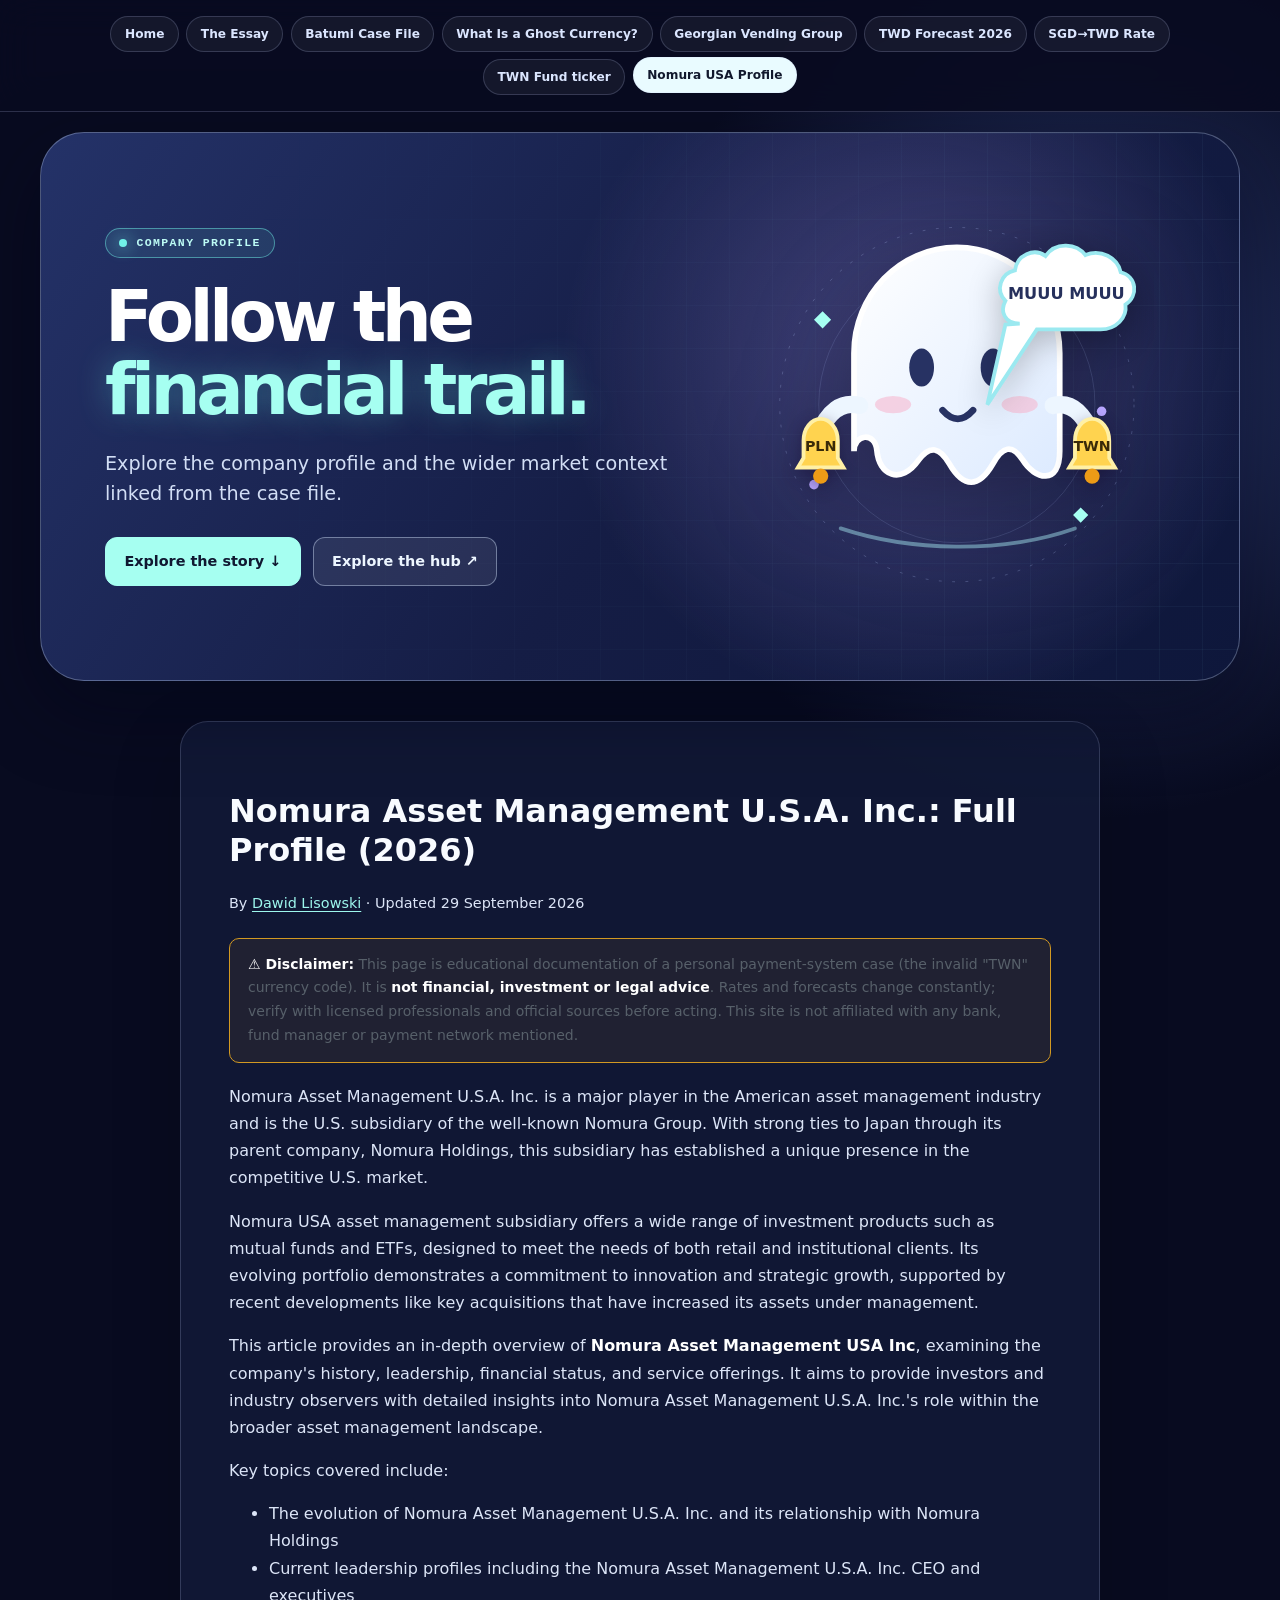
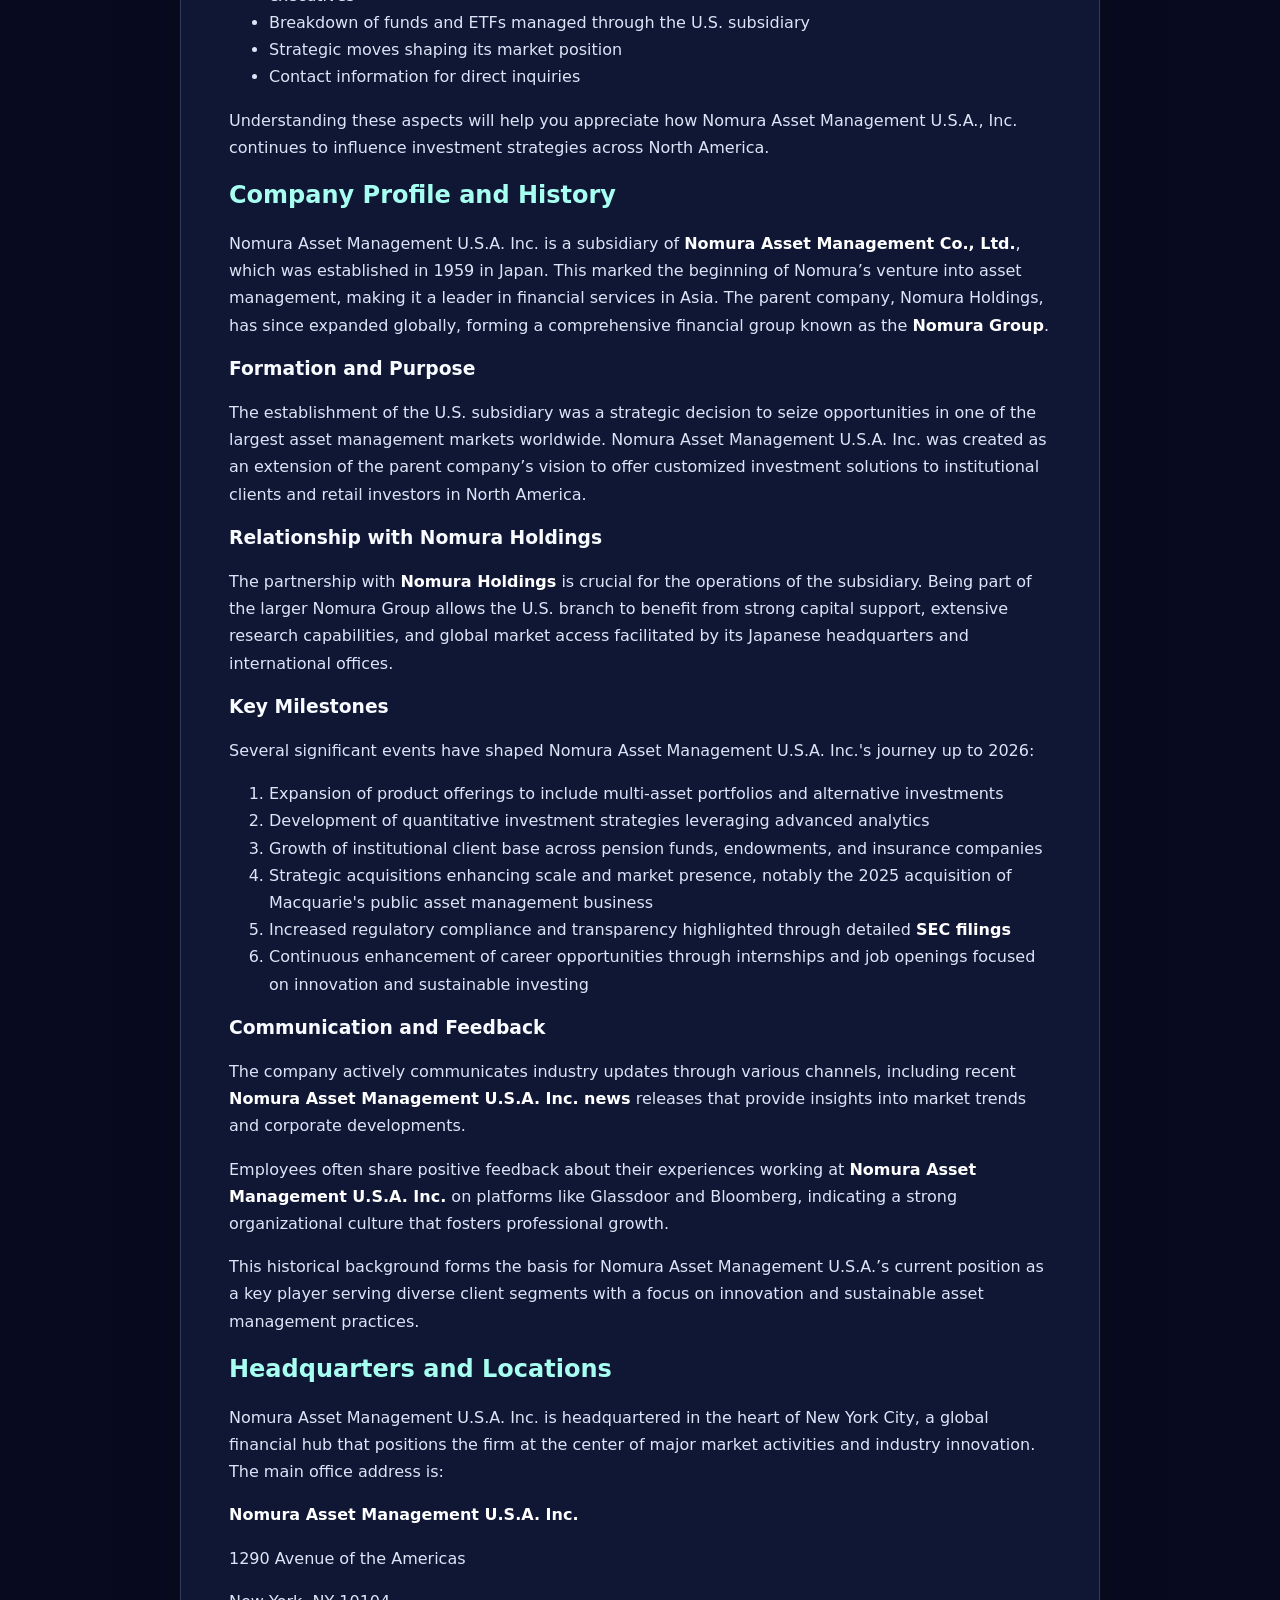
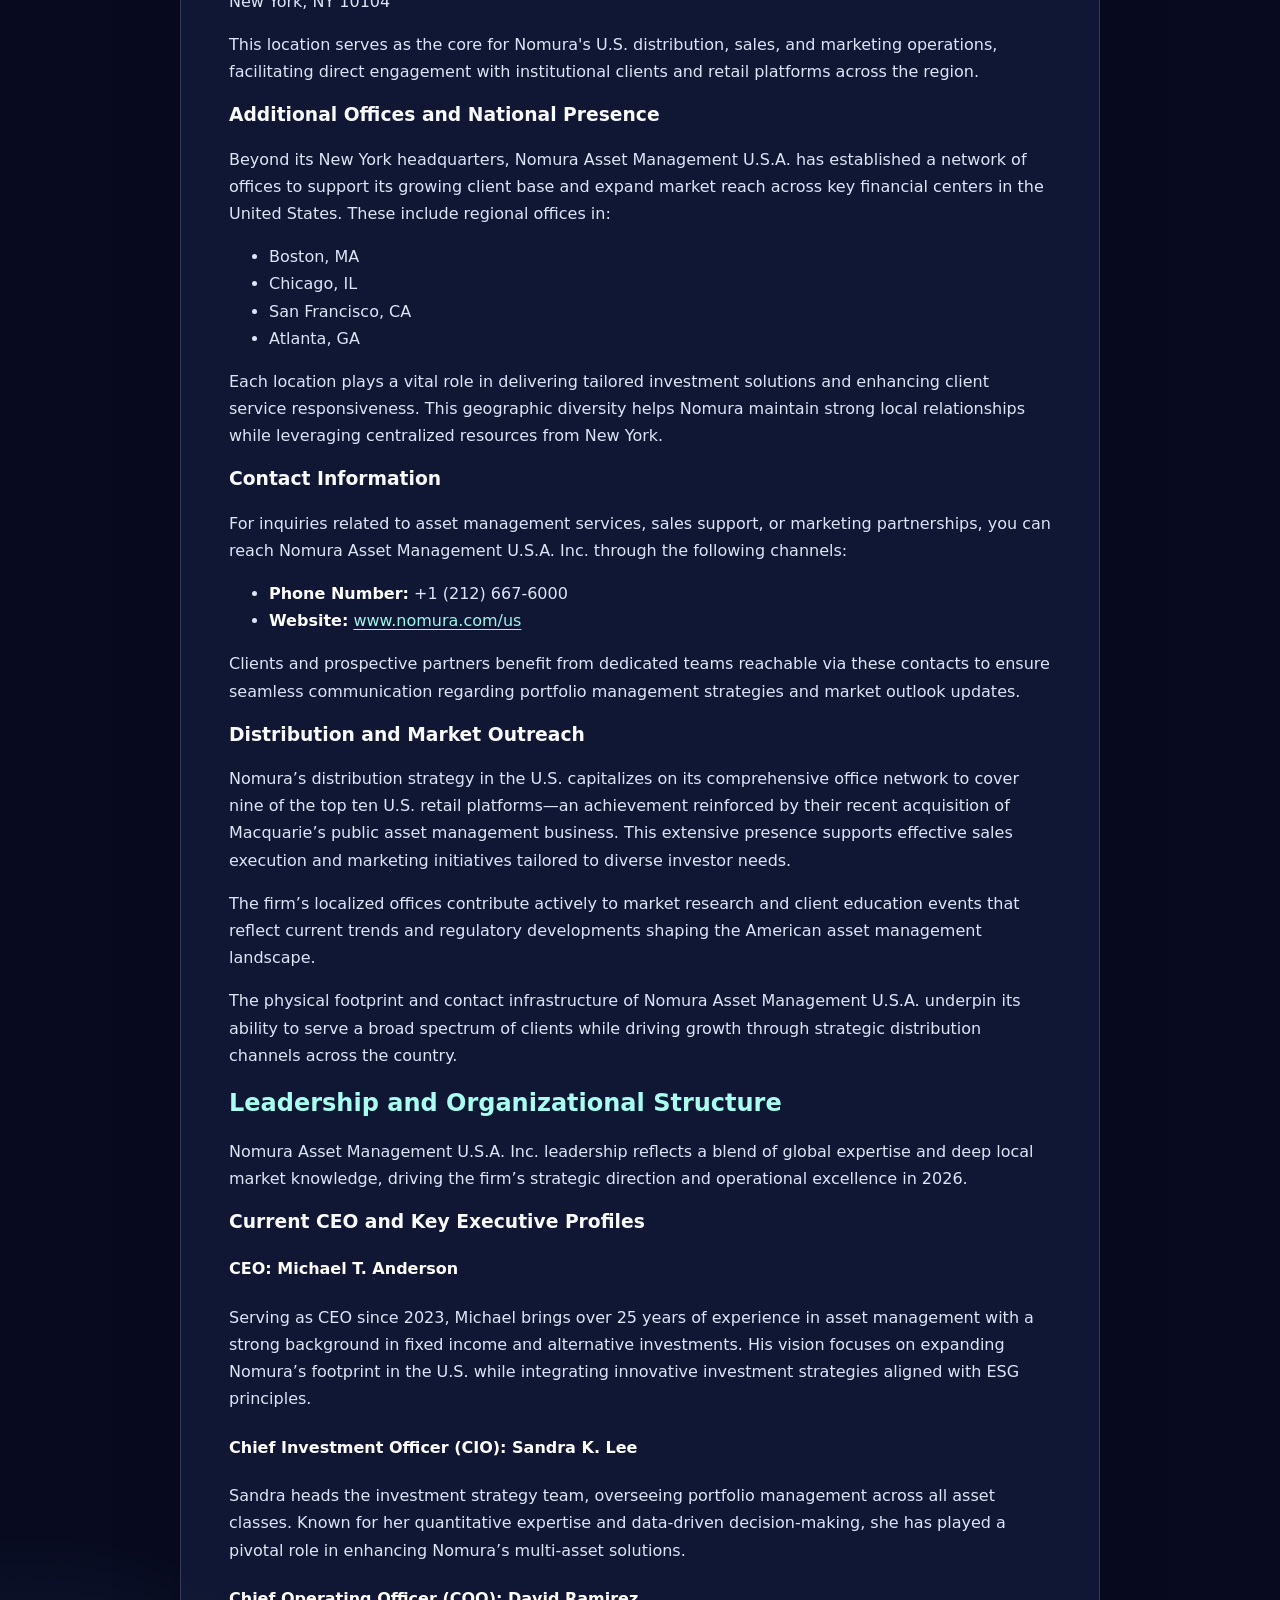
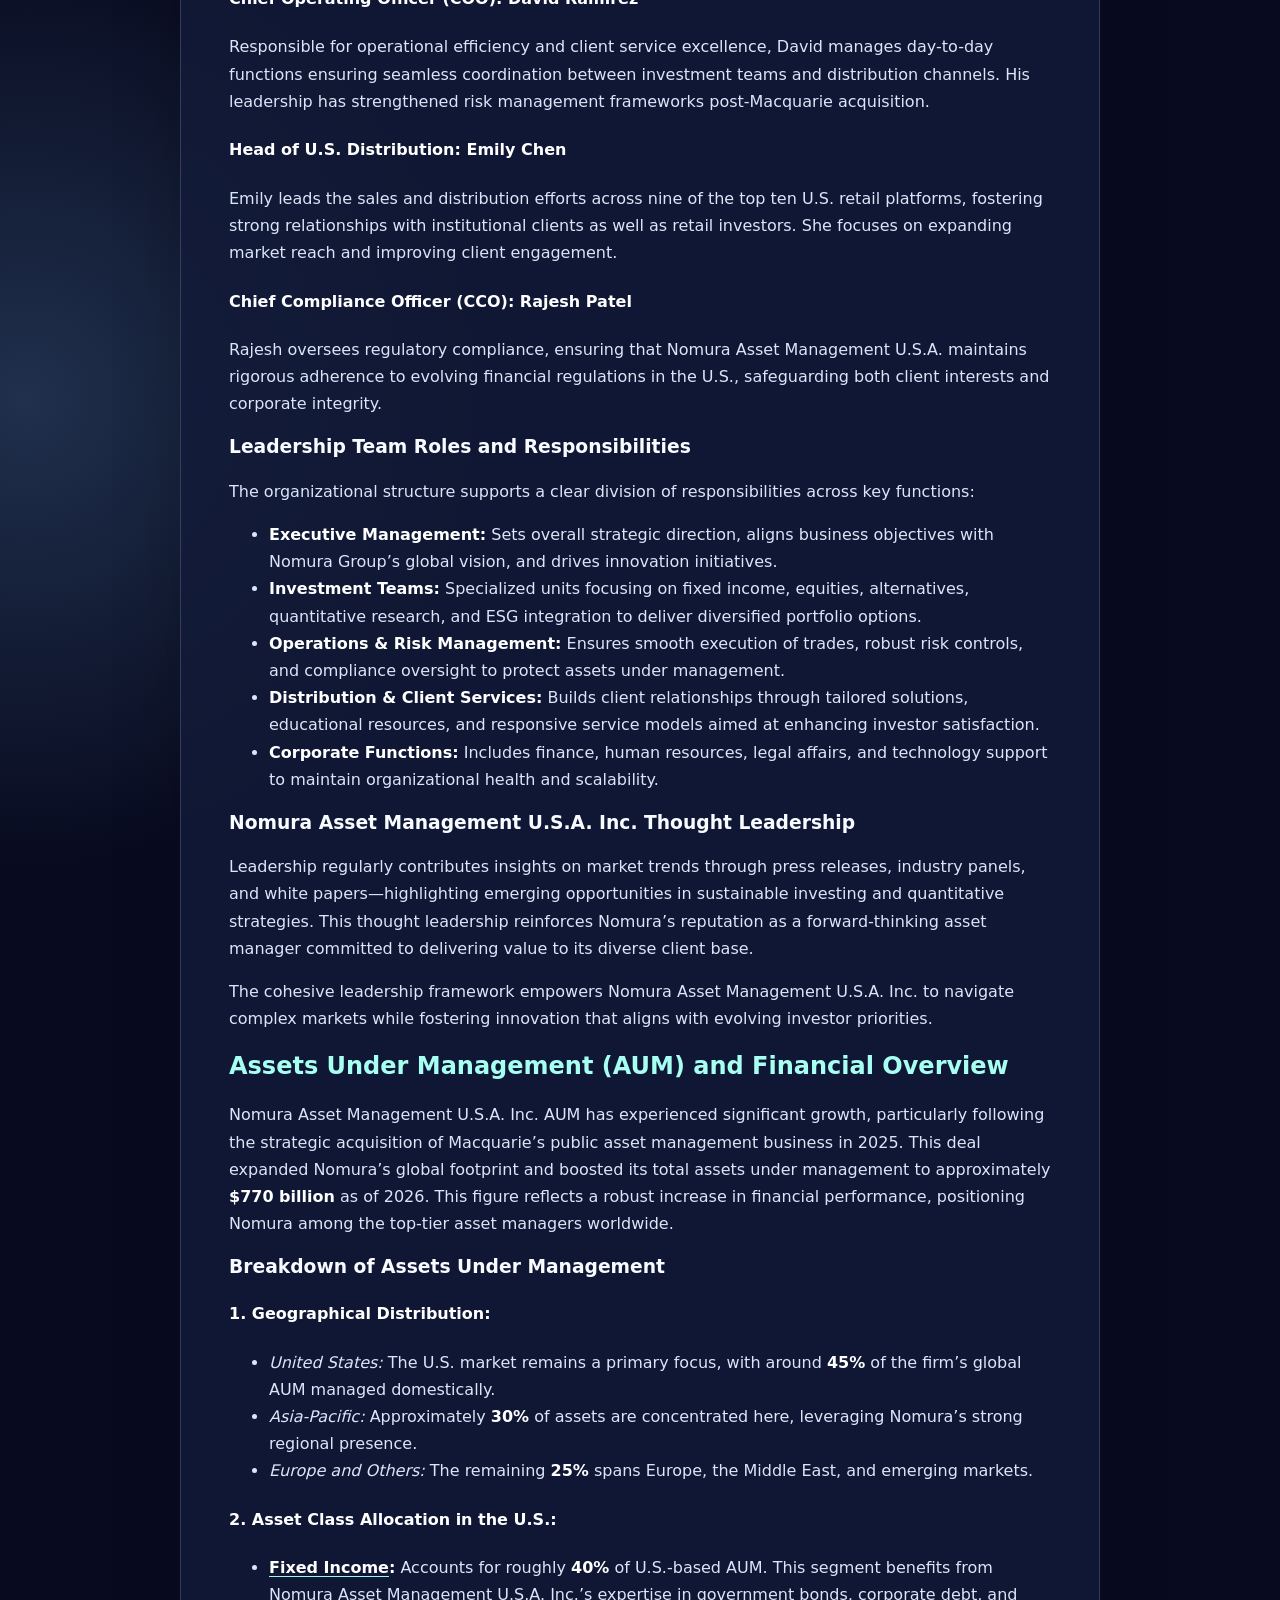
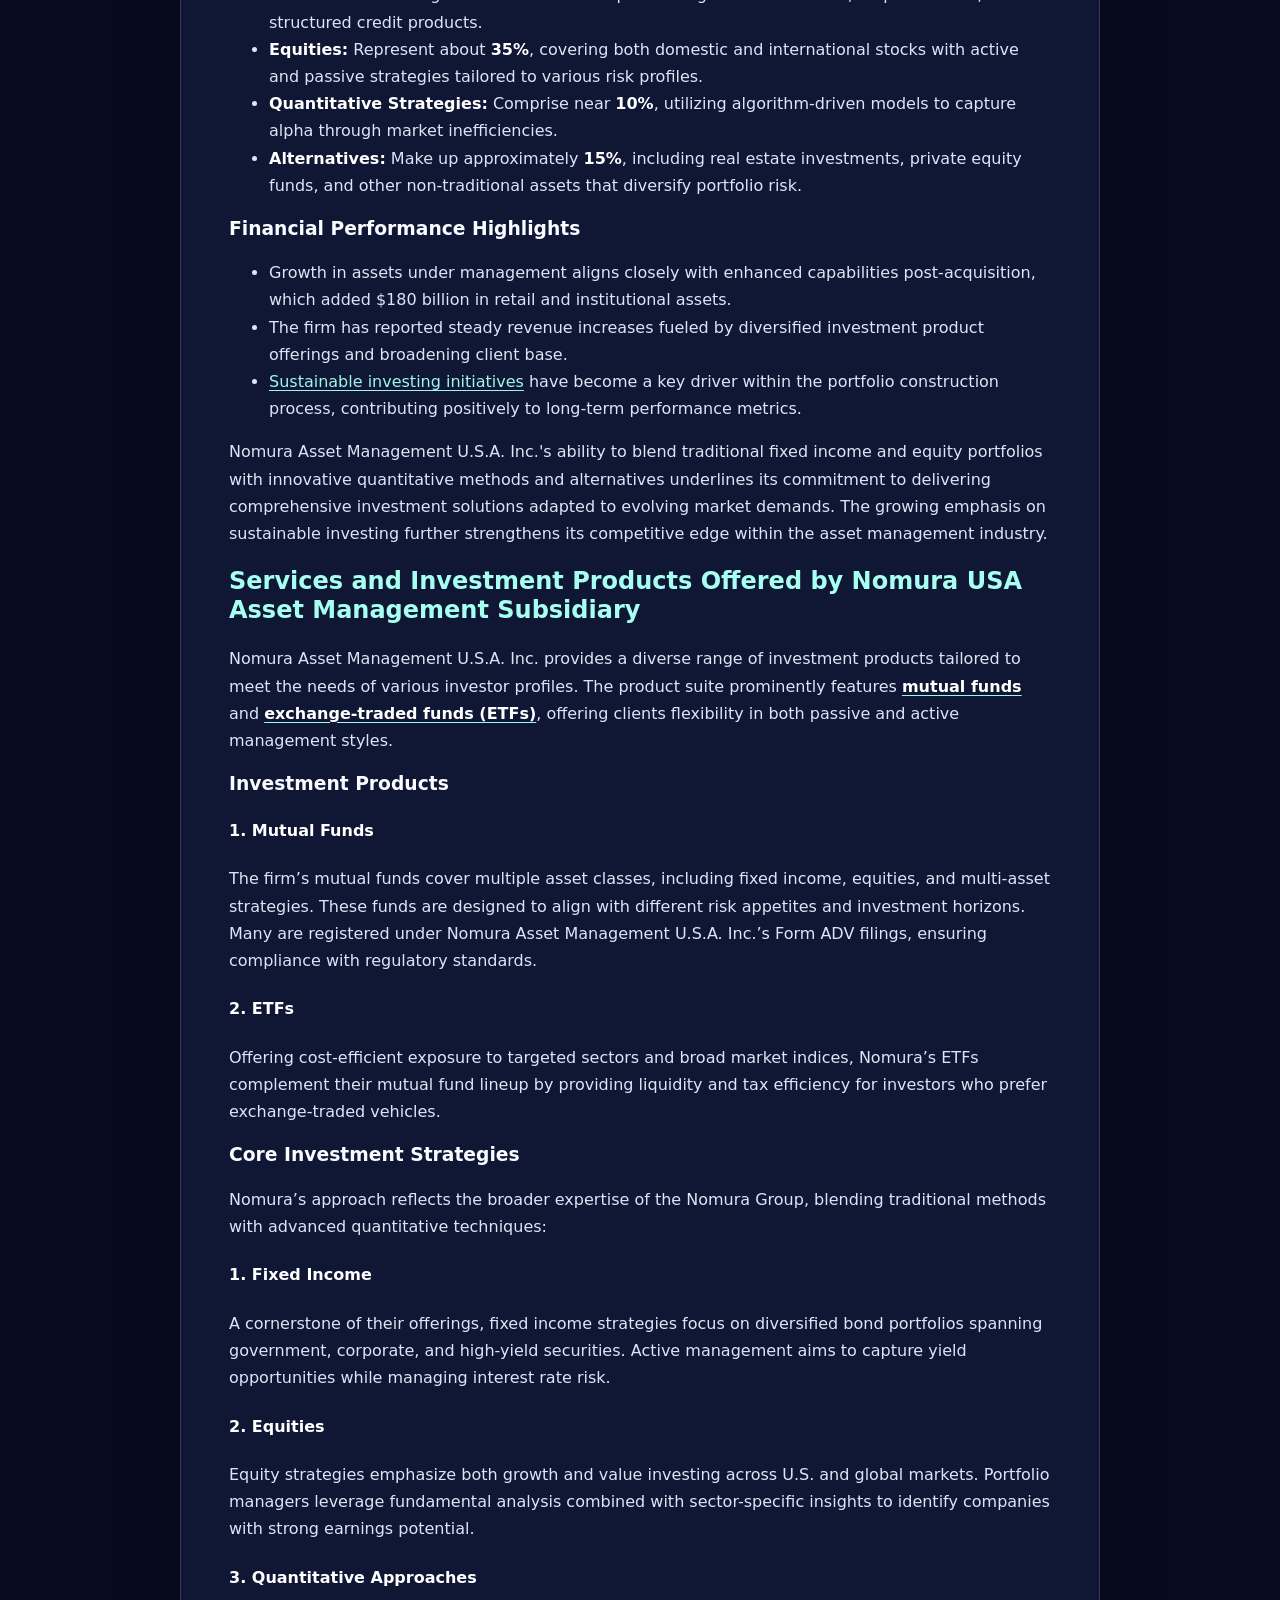
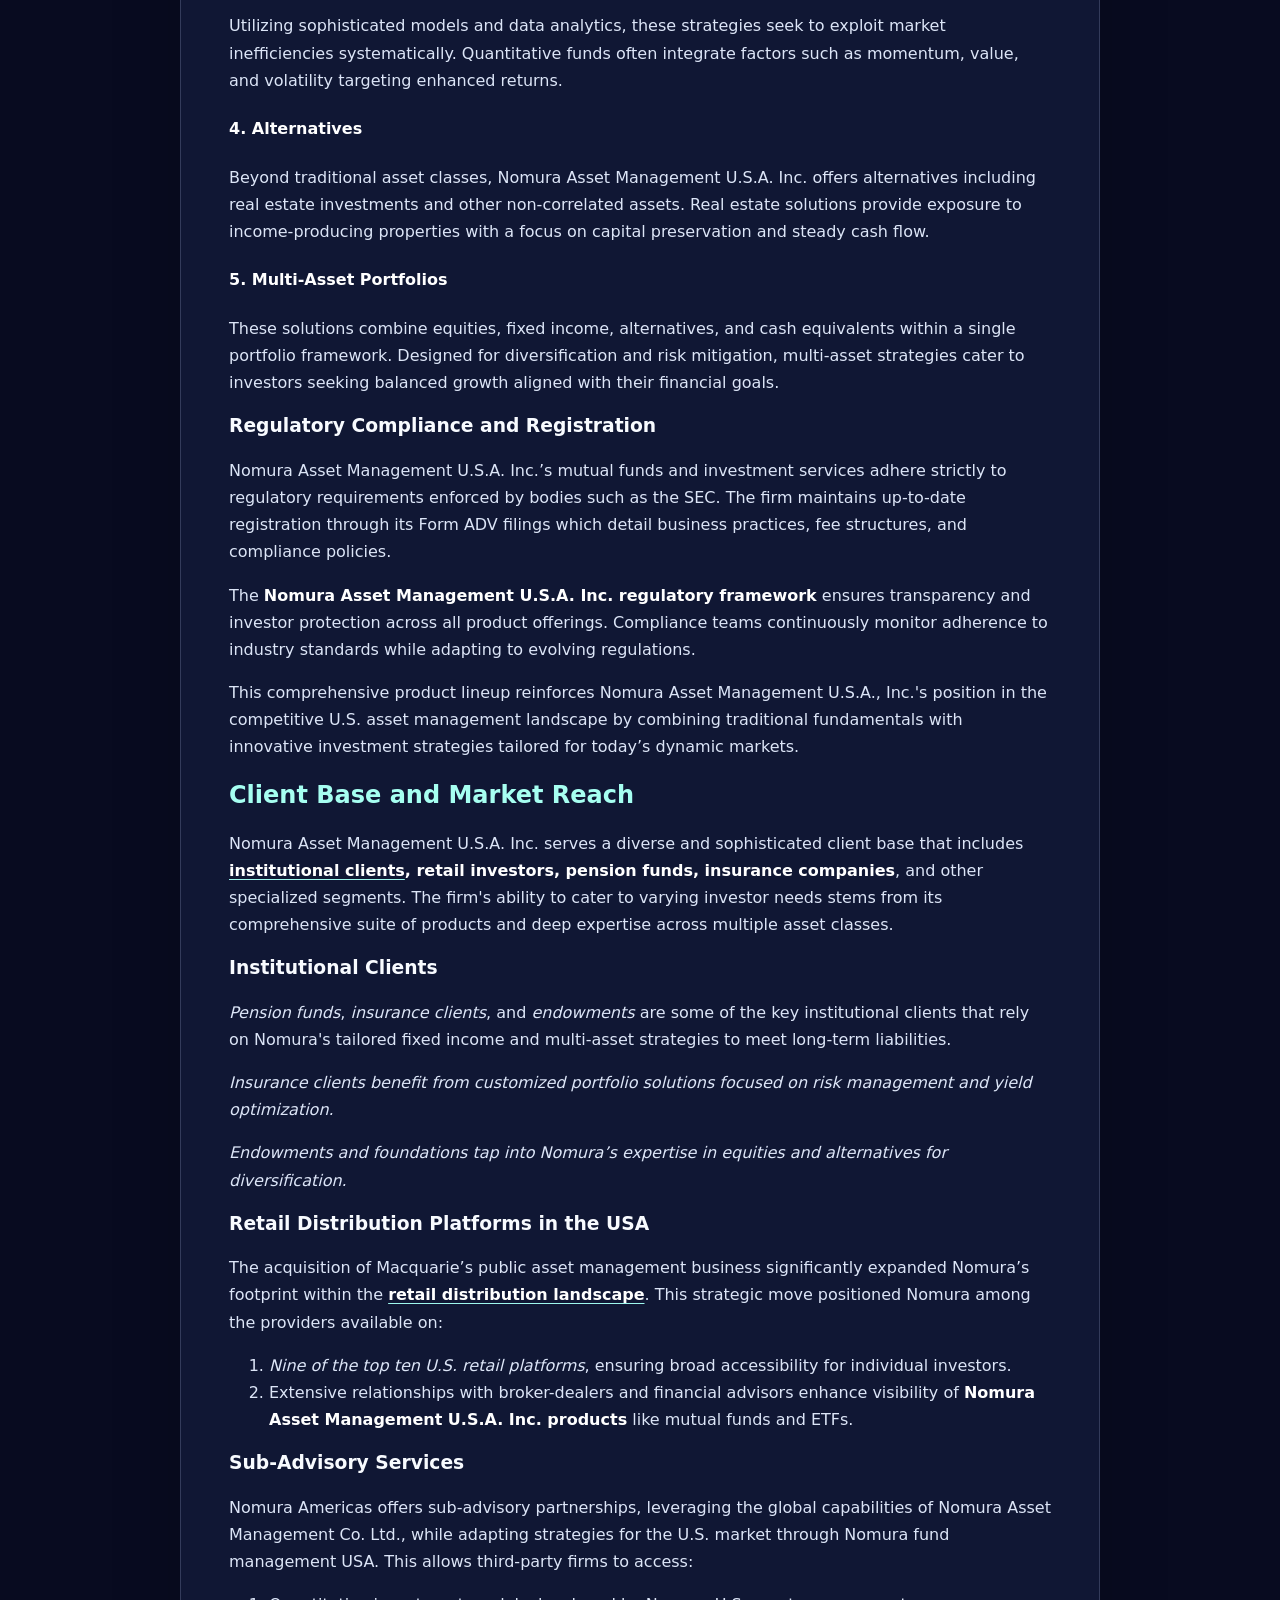
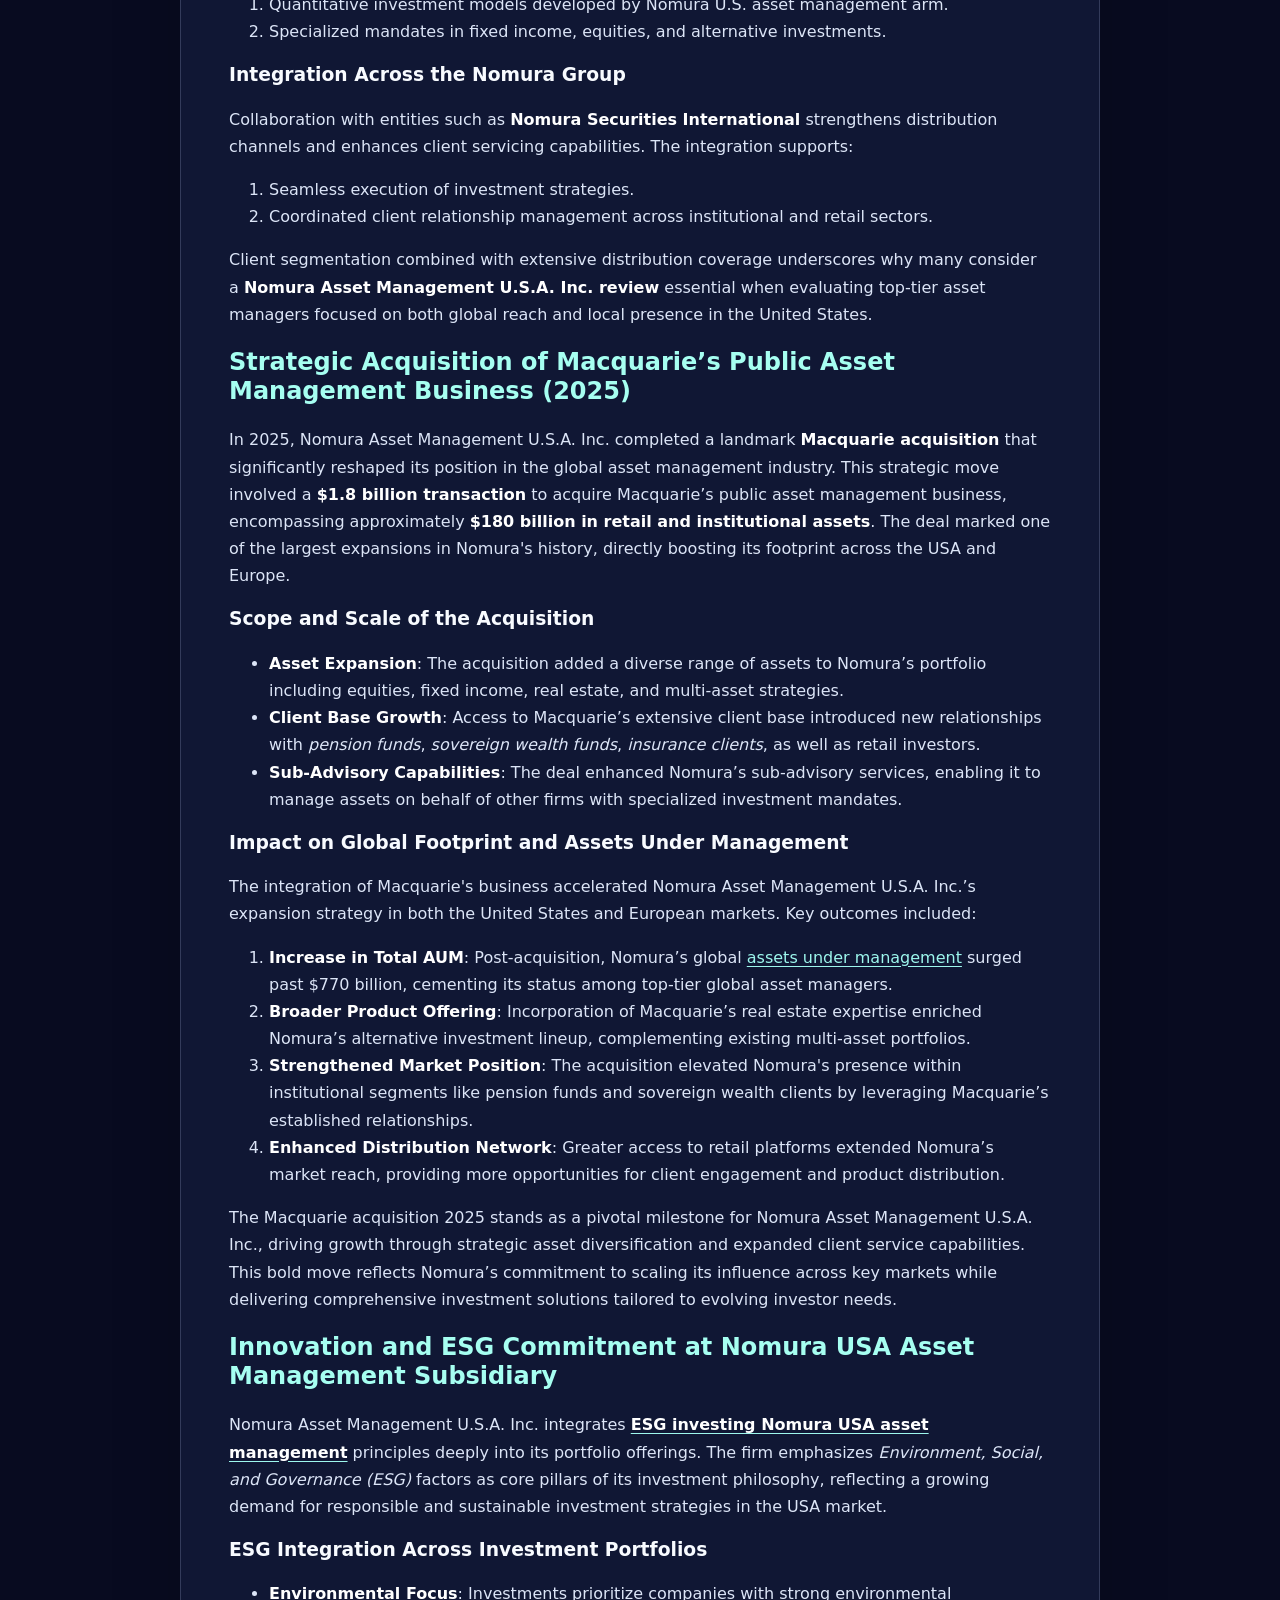
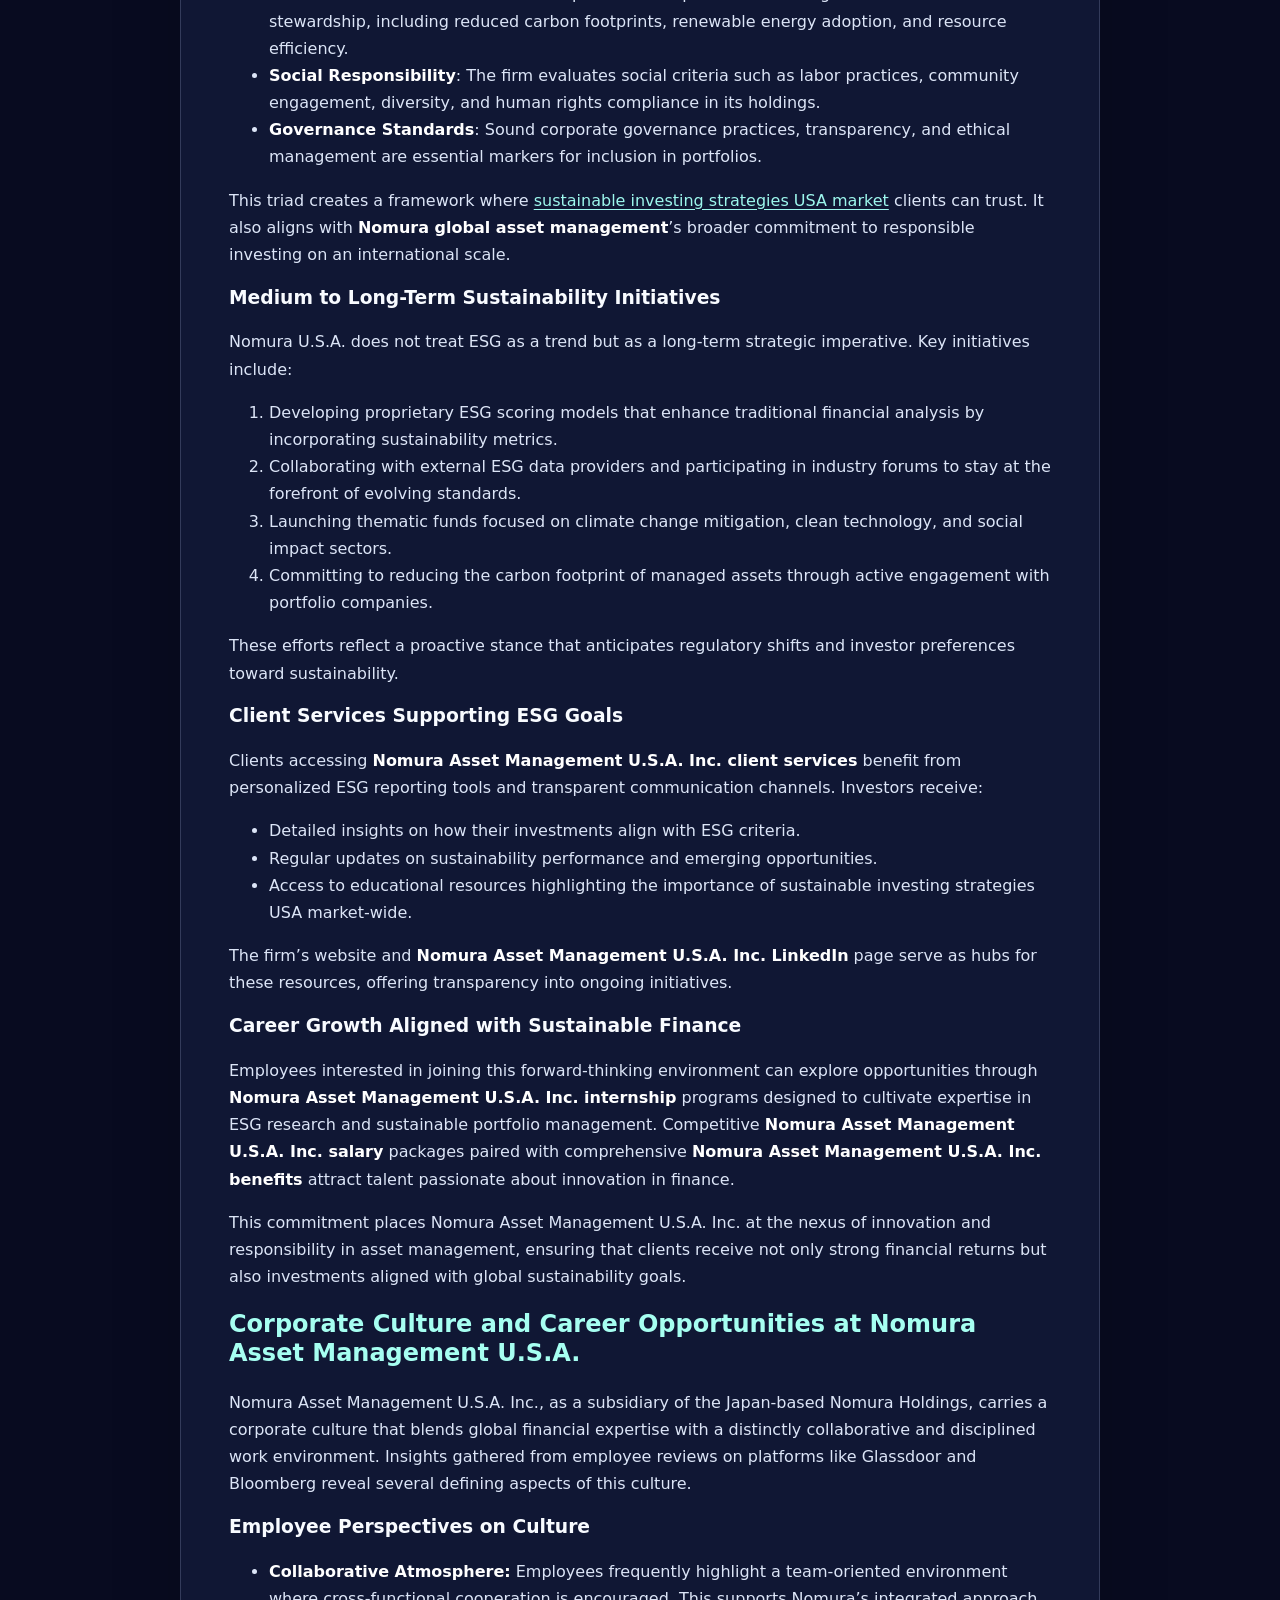
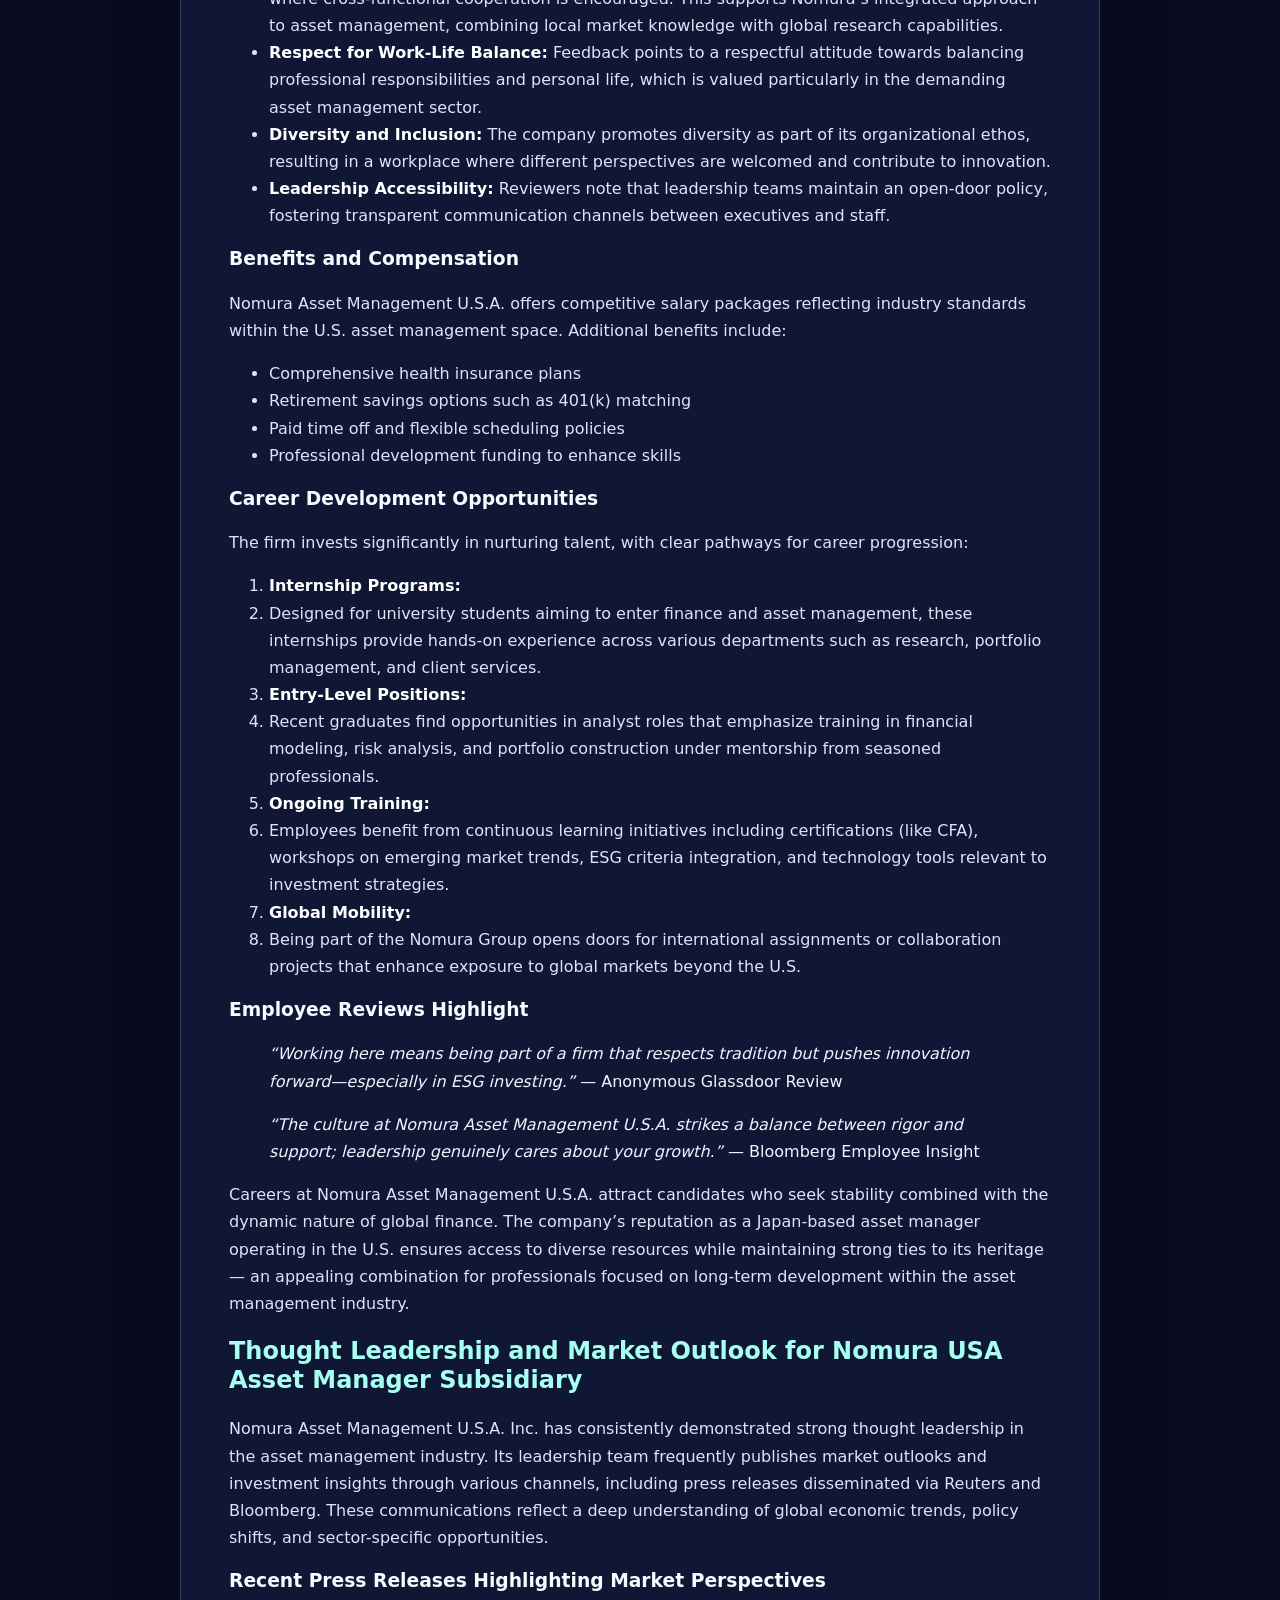
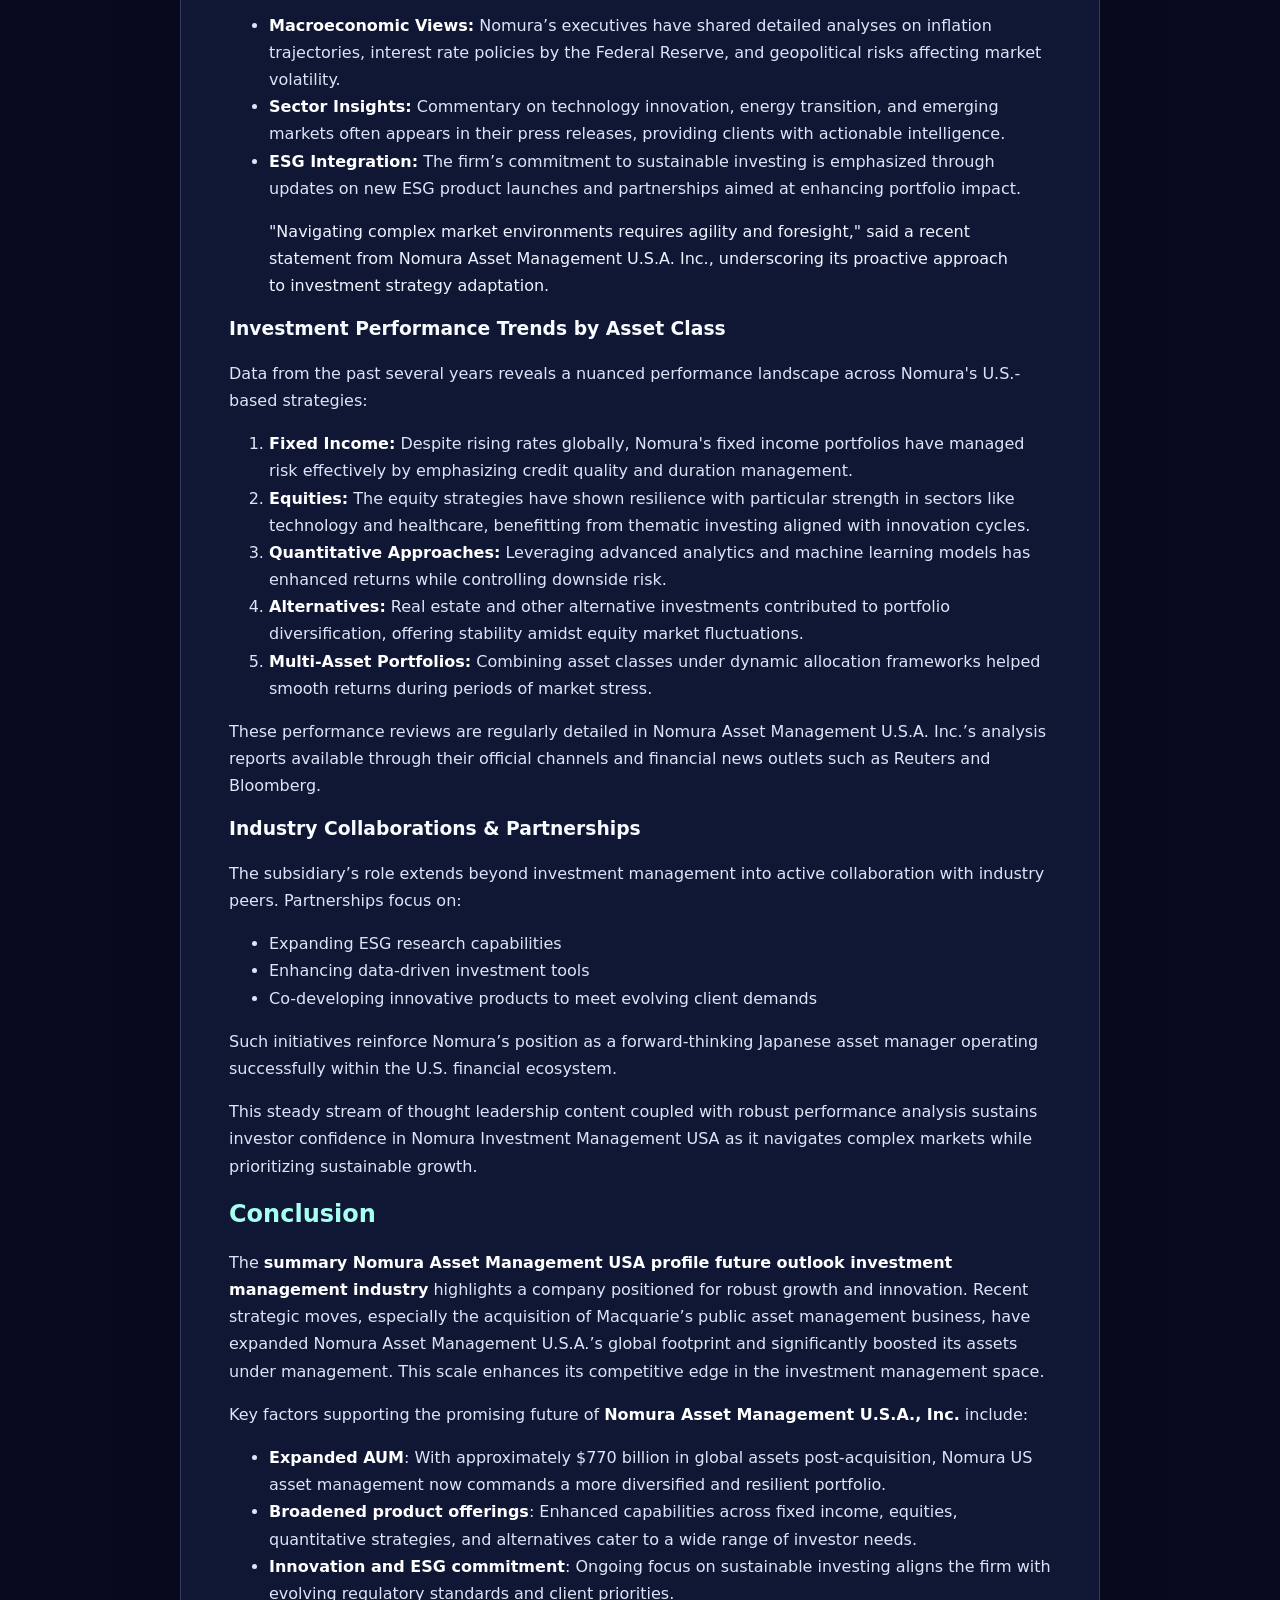
<file: NomuraAssetManagementUSAInc.html>
<!DOCTYPE html>
<html lang="en">
<head>
<meta charset="UTF-8">
<meta name="viewport" content="width=device-width, initial-scale=1.0">
<title>Nomura Asset Management U.S.A. Inc.: Full Profile (2026)</title>
<meta name="description" content="Nomura Asset Management U.S.A. Inc. profile 2026: business lines, AUM context, ESG initiatives and its relationship to Nomura Holdings and The Taiwan Fund, Inc.">
<link rel="canonical" href="https://dawidmillenium-design.github.io/Newtaiwandollargeorgia/NomuraAssetManagementUSAInc.html">
<style>body{max-width:900px;margin:0 auto;padding:0 20px;font-family:-apple-system,BlinkMacSystemFont,"Segoe UI",Roboto,Arial,sans-serif;line-height:1.7;color:#1f2328;}img{max-width:100%;height:auto;}a{color:#0969da;}</style>
<link rel="stylesheet" href="https://dawidmillenium-design.github.io/Newtaiwandollargeorgia/ghost-cloud.css?v=20260929-editorial">
<script type="application/ld+json">{"@context":"https://schema.org","@type":"Article","headline":"Nomura Asset Management U.S.A. Inc. Profile","author":{"@type":"Person","name":"Dawid Lisowski"},"mainEntityOfPage":"https://dawidmillenium-design.github.io/Newtaiwandollargeorgia/NomuraAssetManagementUSAInc.html","dateModified":"2026-09-29"}</script>
</head>
<body class="ghost-theme">
<style>
.audit-nav{display:flex;flex-wrap:wrap;gap:8px 14px;padding:10px 16px;background:#161b22;border-bottom:1px solid #30363d;font:600 13px/1.6 -apple-system,BlinkMacSystemFont,"Segoe UI",Roboto,Arial,sans-serif;}
.audit-nav a{color:#58a6ff;text-decoration:none;padding:4px 10px;border-radius:6px;border:1px solid #30363d;}
.audit-nav a:hover{background:#1f6feb;color:#fff;}
@media print{.audit-nav{display:none;}}
</style>
<nav class="audit-nav" aria-label="Site navigation">
<a href="https://dawidmillenium-design.github.io/Newtaiwandollargeorgia/index.html">Home</a>
<a href="https://dawidmillenium-design.github.io/Newtaiwandollargeorgia/CurrencyThatNeverExisted.html">The Essay</a>
<a href="https://dawidmillenium-design.github.io/Newtaiwandollargeorgia/TheGhostCurrencyofBatumi.html">Batumi Case File</a>
<a href="https://dawidmillenium-design.github.io/Newtaiwandollargeorgia/WhatIsGhostCurrency.html">What Is a Ghost Currency?</a>
<a href="https://dawidmillenium-design.github.io/Newtaiwandollargeorgia/GeorgianVendingGroupLLC.html">Georgian Vending Group</a>
<a href="https://dawidmillenium-design.github.io/Newtaiwandollargeorgia/NewTaiwanDollarForecast2026.html">TWD Forecast 2026</a>
<a href="https://dawidmillenium-design.github.io/Newtaiwandollargeorgia/SGDtoTaiwanDollar.html">SGD→TWD Rate</a>
<a href="https://dawidmillenium-design.github.io/Newtaiwandollargeorgia/TWNStockPriceLive.html">TWN Fund ticker</a>
<a href="https://dawidmillenium-design.github.io/Newtaiwandollargeorgia/NomuraAssetManagementUSAInc.html" aria-current="page">Nomura USA Profile</a>
</nav>
<a class="ghost-skip" href="#story">Skip to content</a>
<section class="ghost-hero" aria-label="Site introduction"><div class="ghost-copy"><p class="ghost-eyebrow">COMPANY PROFILE</p><p class="ghost-title">Follow the <em>financial trail.</em></p><p class="ghost-lead">Explore the company profile and the wider market context linked from the case file.</p><div class="ghost-actions"><a href="#story">Explore the story ↓</a><a href="https://dawidmillenium-design.github.io/Newtaiwandollargeorgia/index.html">Explore the hub ↗</a></div></div><div class="ghost-art" aria-hidden="true"><svg viewBox="0 0 420 440" xmlns="http://www.w3.org/2000/svg"><defs><linearGradient id="ghost-fill" x1="0" y1="0" x2="1" y2="1"><stop stop-color="#fff"/><stop offset="1" stop-color="#dceaff"/></linearGradient><linearGradient id="coin-fill" x1="0" x2="1"><stop stop-color="#a6fff1"/><stop offset="1" stop-color="#9b91ff"/></linearGradient></defs><circle cx="213" cy="218" r="186" fill="none" stroke="#b5c9ff" stroke-opacity=".26" stroke-dasharray="3 11"/><circle cx="213" cy="218" r="145" fill="none" stroke="#b5c9ff" stroke-opacity=".15"/><path d="M105 267V164c0-61 48-111 108-111s108 50 108 111v103c0 36-26 30-39 9-11-17-21-14-31 4-15 26-31 26-46 0-10-17-20-20-32-4-19 27-42 16-44-10-2-20-24-17-24 1Z" fill="url(#ghost-fill)" stroke="#fff" stroke-width="6"/><ellipse cx="176" cy="179" rx="13" ry="20" fill="#273263"/><ellipse cx="251" cy="179" rx="13" ry="20" fill="#273263"/><path d="M198 224q16 18 32 0" fill="none" stroke="#273263" stroke-linecap="round" stroke-width="7"/><ellipse cx="146" cy="218" rx="19" ry="9" fill="#f7b9d1" opacity=".6"/><ellipse cx="279" cy="218" rx="19" ry="9" fill="#f7b9d1" opacity=".6"/><path d="m63 129 9 9 9-9-9-9zM335 334l8 8 8-8-8-8z" fill="#a6fff1"/><circle cx="63" cy="302" r="5" fill="#b8a6ff"/><circle cx="365" cy="225" r="5" fill="#b8a6ff"/><path d="M91 348c72 24 169 27 246 0" fill="none" stroke="#9ddde7" stroke-width="4" stroke-linecap="round" opacity=".5"/><g class="ghost-arms" fill="none" stroke="#edf6ff" stroke-width="18" stroke-linecap="round"><path d="M111 219 Q83 211 67 251"/><path d="M314 219 Q340 212 356 251"/></g><g class="ghost-bell ghost-bell-pln"><path d="M46 284h48l-6-10v-18c0-13-8-23-18-23s-18 10-18 23v18z" fill="#ffd34f" stroke="#fff0a5" stroke-width="4"/><circle cx="70" cy="293" r="8" fill="#ed9b16"/><text x="70" y="267" text-anchor="middle" font-family="ui-sans-serif,system-ui,sans-serif" font-size="15" font-weight="900" fill="#392a09">PLN</text></g><g class="ghost-bell ghost-bell-twn"><path d="M331 284h48l-6-10v-18c0-13-8-23-18-23s-18 10-18 23v18z" fill="#ffd34f" stroke="#fff0a5" stroke-width="4"/><circle cx="355" cy="293" r="8" fill="#ed9b16"/><text x="355" y="267" text-anchor="middle" font-family="ui-sans-serif,system-ui,sans-serif" font-size="15" font-weight="900" fill="#392a09">TWN</text></g><g class="ghost-speech"><path d="M279 133c-16 0-21-13-15-24-11-11-5-29 10-32 2-16 20-24 32-15 11-16 33-13 42-1 16-7 34 3 37 18 17 4 19 25 5 34 2 14-10 26-26 26h-67l-52 79 19-84z" fill="#fff" stroke="#9be9f0" stroke-width="4"/><text x="328" y="107" text-anchor="middle" font-family="ui-sans-serif,system-ui,sans-serif" font-size="17" font-weight="900" fill="#26305c">MUUU MUUU</text></g></svg></div></section>
<div id="story"></div>

<main>
<h1>Nomura Asset Management U.S.A. Inc.: Full Profile (2026)</h1><p class="editorial-byline">By <a href="https://dawidmillenium-design.github.io/Newtaiwandollargeorgia/AboutAndMethodology.html">Dawid Lisowski</a> · Updated 29 September 2026</p>
<div style="border:1px solid #d29922;background:rgba(210,153,34,0.08);border-radius:10px;padding:14px 18px;margin:20px 0;font-size:14px;color:#57606a;">
<strong>⚠️ Disclaimer:</strong> This page is educational documentation of a personal payment-system case (the invalid &quot;TWN&quot; currency code). It is <strong>not financial, investment or legal advice</strong>. Rates and forecasts change constantly; verify with licensed professionals and official sources before acting. This site is not affiliated with any bank, fund manager or payment network mentioned.</div><p>Nomura Asset Management U.S.A. Inc. is a major player in the American asset management industry and is the U.S. subsidiary of the well-known Nomura Group. With strong ties to Japan through its parent company, Nomura Holdings, this subsidiary has established a unique presence in the competitive U.S. market.</p><p>Nomura USA asset management subsidiary offers a wide range of investment products such as mutual funds and ETFs, designed to meet the needs of both retail and institutional clients. Its evolving portfolio demonstrates a commitment to innovation and strategic growth, supported by recent developments like key acquisitions that have increased its assets under management.</p><p>This article provides an in-depth overview of <strong>Nomura Asset Management USA Inc</strong>, examining the company's history, leadership, financial status, and service offerings. It aims to provide investors and industry observers with detailed insights into Nomura Asset Management U.S.A. Inc.'s role within the broader asset management landscape.</p><p>Key topics covered include:</p><ul><li>The evolution of Nomura Asset Management U.S.A. Inc. and its relationship with Nomura Holdings</li><li>Current leadership profiles including the Nomura Asset Management U.S.A. Inc. CEO and executives</li><li>Breakdown of funds and ETFs managed through the U.S. subsidiary</li><li>Strategic moves shaping its market position</li><li>Contact information for direct inquiries</li></ul><p>Understanding these aspects will help you appreciate how Nomura Asset Management U.S.A., Inc. continues to influence investment strategies across North America.</p><h2>Company Profile and History</h2><p>Nomura Asset Management U.S.A. Inc. is a subsidiary of <strong>Nomura Asset Management Co., Ltd.</strong>, which was established in 1959 in Japan. This marked the beginning of Nomura’s venture into asset management, making it a leader in financial services in Asia. The parent company, Nomura Holdings, has since expanded globally, forming a comprehensive financial group known as the <strong>Nomura Group</strong>.</p><h3>Formation and Purpose</h3><p>The establishment of the U.S. subsidiary was a strategic decision to seize opportunities in one of the largest asset management markets worldwide. Nomura Asset Management U.S.A. Inc. was created as an extension of the parent company’s vision to offer customized investment solutions to institutional clients and retail investors in North America.</p><h3>Relationship with Nomura Holdings</h3><p>The partnership with <strong>Nomura Holdings</strong> is crucial for the operations of the subsidiary. Being part of the larger Nomura Group allows the U.S. branch to benefit from strong capital support, extensive research capabilities, and global market access facilitated by its Japanese headquarters and international offices.</p><h3>Key Milestones</h3><p>Several significant events have shaped Nomura Asset Management U.S.A. Inc.'s journey up to 2026:</p><ol><li>Expansion of product offerings to include multi-asset portfolios and alternative investments</li><li>Development of quantitative investment strategies leveraging advanced analytics</li><li>Growth of institutional client base across pension funds, endowments, and insurance companies</li><li>Strategic acquisitions enhancing scale and market presence, notably the 2025 acquisition of Macquarie's public asset management business</li><li>Increased regulatory compliance and transparency highlighted through detailed <strong>SEC filings</strong></li><li>Continuous enhancement of career opportunities through internships and job openings focused on innovation and sustainable investing</li></ol><h3>Communication and Feedback</h3><p>The company actively communicates industry updates through various channels, including recent <strong>Nomura Asset Management U.S.A. Inc. news</strong> releases that provide insights into market trends and corporate developments.</p><p>Employees often share positive feedback about their experiences working at <strong>Nomura Asset Management U.S.A. Inc.</strong> on platforms like Glassdoor and Bloomberg, indicating a strong organizational culture that fosters professional growth.</p><p>This historical background forms the basis for Nomura Asset Management U.S.A.’s current position as a key player serving diverse client segments with a focus on innovation and sustainable asset management practices.</p><h2>Headquarters and Locations</h2><p>Nomura Asset Management U.S.A. Inc. is headquartered in the heart of New York City, a global financial hub that positions the firm at the center of major market activities and industry innovation. The main office address is:</p><p><strong>Nomura Asset Management U.S.A. Inc.</strong></p><p> 1290 Avenue of the Americas</p><p> New York, NY 10104</p><p>This location serves as the core for Nomura's U.S. distribution, sales, and marketing operations, facilitating direct engagement with institutional clients and retail platforms across the region.</p><h3>Additional Offices and National Presence</h3><p>Beyond its New York headquarters, Nomura Asset Management U.S.A. has established a network of offices to support its growing client base and expand market reach across key financial centers in the United States. These include regional offices in:</p><ul><li>Boston, MA</li><li>Chicago, IL</li><li>San Francisco, CA</li><li>Atlanta, GA</li></ul><p>Each location plays a vital role in delivering tailored investment solutions and enhancing client service responsiveness. This geographic diversity helps Nomura maintain strong local relationships while leveraging centralized resources from New York.</p><h3>Contact Information</h3><p>For inquiries related to asset management services, sales support, or marketing partnerships, you can reach Nomura Asset Management U.S.A. Inc. through the following channels:</p><ul><li><strong>Phone Number:</strong> +1 (212) 667-6000</li><li><strong>Website:</strong> <a href="https://www.nomura.com/us" rel="noopener noreferrer" target="_blank">www.nomura.com/us</a></li></ul><p>Clients and prospective partners benefit from dedicated teams reachable via these contacts to ensure seamless communication regarding portfolio management strategies and market outlook updates.</p><h3>Distribution and Market Outreach</h3><p>Nomura’s distribution strategy in the U.S. capitalizes on its comprehensive office network to cover nine of the top ten U.S. retail platforms—an achievement reinforced by their recent acquisition of Macquarie’s public asset management business. This extensive presence supports effective sales execution and marketing initiatives tailored to diverse investor needs.</p><p>The firm’s localized offices contribute actively to market research and client education events that reflect current trends and regulatory developments shaping the American asset management landscape.</p><p>The physical footprint and contact infrastructure of Nomura Asset Management U.S.A. underpin its ability to serve a broad spectrum of clients while driving growth through strategic distribution channels across the country.</p><h2>Leadership and Organizational Structure</h2><p>Nomura Asset Management U.S.A. Inc. leadership reflects a blend of global expertise and deep local market knowledge, driving the firm’s strategic direction and operational excellence in 2026.</p><h3>Current CEO and Key Executive Profiles</h3><h4><strong>CEO: Michael T. Anderson</strong></h4><p>Serving as CEO since 2023, Michael brings over 25 years of experience in asset management with a strong background in fixed income and alternative investments. His vision focuses on expanding Nomura’s footprint in the U.S. while integrating innovative investment strategies aligned with ESG principles.</p><h4><strong>Chief Investment Officer (CIO): Sandra K. Lee</strong></h4><p>Sandra heads the investment strategy team, overseeing portfolio management across all asset classes. Known for her quantitative expertise and data-driven decision-making, she has played a pivotal role in enhancing Nomura’s multi-asset solutions.</p><h4><strong>Chief Operating Officer (COO): David Ramirez</strong></h4><p>Responsible for operational efficiency and client service excellence, David manages day-to-day functions ensuring seamless coordination between investment teams and distribution channels. His leadership has strengthened risk management frameworks post-Macquarie acquisition.</p><h4><strong>Head of U.S. Distribution: Emily Chen</strong></h4><p>Emily leads the sales and distribution efforts across nine of the top ten U.S. retail platforms, fostering strong relationships with institutional clients as well as retail investors. She focuses on expanding market reach and improving client engagement.</p><h4><strong>Chief Compliance Officer (CCO): Rajesh Patel</strong></h4><p>Rajesh oversees regulatory compliance, ensuring that Nomura Asset Management U.S.A. maintains rigorous adherence to evolving financial regulations in the U.S., safeguarding both client interests and corporate integrity.</p><h3>Leadership Team Roles and Responsibilities</h3><p>The organizational structure supports a clear division of responsibilities across key functions:</p><ul><li><strong>Executive Management:</strong> Sets overall strategic direction, aligns business objectives with Nomura Group’s global vision, and drives innovation initiatives.</li><li><strong>Investment Teams:</strong> Specialized units focusing on fixed income, equities, alternatives, quantitative research, and ESG integration to deliver diversified portfolio options.</li><li><strong>Operations &amp; Risk Management:</strong> Ensures smooth execution of trades, robust risk controls, and compliance oversight to protect assets under management.</li><li><strong>Distribution &amp; Client Services:</strong> Builds client relationships through tailored solutions, educational resources, and responsive service models aimed at enhancing investor satisfaction.</li><li><strong>Corporate Functions:</strong> Includes finance, human resources, legal affairs, and technology support to maintain organizational health and scalability.</li></ul><h3>Nomura Asset Management U.S.A. Inc. Thought Leadership</h3><p>Leadership regularly contributes insights on market trends through press releases, industry panels, and white papers—highlighting emerging opportunities in sustainable investing and quantitative strategies. This thought leadership reinforces Nomura’s reputation as a forward-thinking asset manager committed to delivering value to its diverse client base.</p><p>The cohesive leadership framework empowers Nomura Asset Management U.S.A. Inc. to navigate complex markets while fostering innovation that aligns with evolving investor priorities.</p><h2>Assets Under Management (AUM) and Financial Overview</h2><p>Nomura Asset Management U.S.A. Inc. AUM has experienced significant growth, particularly following the strategic acquisition of Macquarie’s public asset management business in 2025. This deal expanded Nomura’s global footprint and boosted its total assets under management to approximately <strong>$770 billion</strong> as of 2026. This figure reflects a robust increase in financial performance, positioning Nomura among the top-tier asset managers worldwide.</p><h3>Breakdown of Assets Under Management</h3><h4><strong>1. Geographical Distribution:</strong></h4><ul><li><em>United States:</em> The U.S. market remains a primary focus, with around <strong>45%</strong> of the firm’s global AUM managed domestically.</li><li><em>Asia-Pacific:</em> Approximately <strong>30%</strong> of assets are concentrated here, leveraging Nomura’s strong regional presence.</li><li><em>Europe and Others:</em> The remaining <strong>25%</strong> spans Europe, the Middle East, and emerging markets.</li></ul><h4><strong>2. Asset Class Allocation in the U.S.:</strong></h4><ul><li><a href="https://treasury.worldbank.org/en/about/unit/treasury/impact/sustainable-fixed-income-strategy" rel="noopener noreferrer" target="_blank"><strong>Fixed Income</strong></a><strong>:</strong> Accounts for roughly <strong>40%</strong> of U.S.-based AUM. This segment benefits from Nomura Asset Management U.S.A. Inc.’s expertise in government bonds, corporate debt, and structured credit products.</li><li><strong>Equities:</strong> Represent about <strong>35%</strong>, covering both domestic and international stocks with active and passive strategies tailored to various risk profiles.</li><li><strong>Quantitative Strategies:</strong> Comprise near <strong>10%</strong>, utilizing algorithm-driven models to capture alpha through market inefficiencies.</li><li><strong>Alternatives:</strong> Make up approximately <strong>15%</strong>, including real estate investments, private equity funds, and other non-traditional assets that diversify portfolio risk.</li></ul><h3>Financial Performance Highlights</h3><ul><li>Growth in assets under management aligns closely with enhanced capabilities post-acquisition, which added $180 billion in retail and institutional assets.</li><li>The firm has reported steady revenue increases fueled by diversified investment product offerings and broadening client base.</li><li><a href="https://www.cfaboston.org/CFAB/CFAB/Programs-and-Events/Sustainable-Investing/CFA-Boston-Sustainable-Investing-Initiative.aspx" rel="noopener noreferrer" target="_blank">Sustainable investing initiatives</a> have become a key driver within the portfolio construction process, contributing positively to long-term performance metrics.</li></ul><p>Nomura Asset Management U.S.A. Inc.'s ability to blend traditional fixed income and equity portfolios with innovative quantitative methods and alternatives underlines its commitment to delivering comprehensive investment solutions adapted to evolving market demands. The growing emphasis on sustainable investing further strengthens its competitive edge within the asset management industry.</p><h2>Services and Investment Products Offered by Nomura USA Asset Management Subsidiary</h2><p>Nomura Asset Management U.S.A. Inc. provides a diverse range of investment products tailored to meet the needs of various investor profiles. The product suite prominently features <a href="https://www.investor.gov/introduction-investing/investing-basics/investment-products/mutual-funds-and-exchange-traded-2" rel="noopener noreferrer" target="_blank"><strong>mutual funds</strong></a> and <a href="https://dfi.wa.gov/financial-education/information/etfs" rel="noopener noreferrer" target="_blank"><strong>exchange-traded funds (ETFs)</strong></a>, offering clients flexibility in both passive and active management styles.</p><h3>Investment Products</h3><h4><strong>1. Mutual Funds</strong></h4><p>The firm’s mutual funds cover multiple asset classes, including fixed income, equities, and multi-asset strategies. These funds are designed to align with different risk appetites and investment horizons. Many are registered under Nomura Asset Management U.S.A. Inc.’s Form ADV filings, ensuring compliance with regulatory standards.</p><h4><strong>2. ETFs</strong></h4><p>Offering cost-efficient exposure to targeted sectors and broad market indices, Nomura’s ETFs complement their mutual fund lineup by providing liquidity and tax efficiency for investors who prefer exchange-traded vehicles.</p><h3>Core Investment Strategies</h3><p>Nomura’s approach reflects the broader expertise of the Nomura Group, blending traditional methods with advanced quantitative techniques:</p><h4><strong>1. Fixed Income</strong></h4><p>A cornerstone of their offerings, fixed income strategies focus on diversified bond portfolios spanning government, corporate, and high-yield securities. Active management aims to capture yield opportunities while managing interest rate risk.</p><h4><strong>2. Equities</strong></h4><p>Equity strategies emphasize both growth and value investing across U.S. and global markets. Portfolio managers leverage fundamental analysis combined with sector-specific insights to identify companies with strong earnings potential.</p><h4><strong>3. Quantitative Approaches</strong></h4><p>Utilizing sophisticated models and data analytics, these strategies seek to exploit market inefficiencies systematically. Quantitative funds often integrate factors such as momentum, value, and volatility targeting enhanced returns.</p><h4><strong>4. Alternatives</strong></h4><p>Beyond traditional asset classes, Nomura Asset Management U.S.A. Inc. offers alternatives including real estate investments and other non-correlated assets. Real estate solutions provide exposure to income-producing properties with a focus on capital preservation and steady cash flow.</p><h4><strong>5. Multi-Asset Portfolios</strong></h4><p>These solutions combine equities, fixed income, alternatives, and cash equivalents within a single portfolio framework. Designed for diversification and risk mitigation, multi-asset strategies cater to investors seeking balanced growth aligned with their financial goals.</p><h3>Regulatory Compliance and Registration</h3><p>Nomura Asset Management U.S.A. Inc.’s mutual funds and investment services adhere strictly to regulatory requirements enforced by bodies such as the SEC. The firm maintains up-to-date registration through its Form ADV filings which detail business practices, fee structures, and compliance policies.</p><p>The <strong>Nomura Asset Management U.S.A. Inc. regulatory framework</strong> ensures transparency and investor protection across all product offerings. Compliance teams continuously monitor adherence to industry standards while adapting to evolving regulations.</p><p>This comprehensive product lineup reinforces Nomura Asset Management U.S.A., Inc.'s position in the competitive U.S. asset management landscape by combining traditional fundamentals with innovative investment strategies tailored for today’s dynamic markets.</p><h2>Client Base and Market Reach</h2><p>Nomura Asset Management U.S.A. Inc. serves a diverse and sophisticated client base that includes <a href="https://www.greenwich.com/blog/asias-fund-distribution-landscape-shifting-demand-enduring-channels" rel="noopener noreferrer" target="_blank"><strong>institutional clients</strong></a><strong>, retail investors, pension funds, insurance companies</strong>, and other specialized segments. The firm's ability to cater to varying investor needs stems from its comprehensive suite of products and deep expertise across multiple asset classes.</p><h3>Institutional Clients</h3><p><em>Pension funds</em>, <em>insurance clients</em>, and <em>endowments</em> are some of the key institutional clients that rely on Nomura's tailored fixed income and multi-asset strategies to meet long-term liabilities.</p><p><em>Insurance clients benefit from customized portfolio solutions focused on risk management and yield optimization.</em></p><p><em>Endowments and foundations tap into Nomura’s expertise in equities and alternatives for diversification.</em></p><h3>Retail Distribution Platforms in the USA</h3><p>The acquisition of Macquarie’s public asset management business significantly expanded Nomura’s footprint within the <a href="https://www.deloitte.com/us/en/insights/industry/retail-distribution/retail-distribution-industry-outlook.html" rel="noopener noreferrer" target="_blank"><strong>retail distribution landscape</strong></a>. This strategic move positioned Nomura among the providers available on:</p><ol><li><em>Nine of the top ten U.S. retail platforms</em>, ensuring broad accessibility for individual investors.</li><li>Extensive relationships with broker-dealers and financial advisors enhance visibility of <strong>Nomura Asset Management U.S.A. Inc. products</strong> like mutual funds and ETFs.</li></ol><h3>Sub-Advisory Services</h3><p>Nomura Americas offers sub-advisory partnerships, leveraging the global capabilities of Nomura Asset Management Co. Ltd., while adapting strategies for the U.S. market through Nomura fund management USA. This allows third-party firms to access:</p><ol><li>Quantitative investment models developed by Nomura U.S. asset management arm.</li><li>Specialized mandates in fixed income, equities, and alternative investments.</li></ol><h3>Integration Across the Nomura Group</h3><p>Collaboration with entities such as <strong>Nomura Securities International</strong> strengthens distribution channels and enhances client servicing capabilities. The integration supports:</p><ol><li>Seamless execution of investment strategies.</li><li>Coordinated client relationship management across institutional and retail sectors.</li></ol><p>Client segmentation combined with extensive distribution coverage underscores why many consider a <strong>Nomura Asset Management U.S.A. Inc. review</strong> essential when evaluating top-tier asset managers focused on both global reach and local presence in the United States.</p><h2>Strategic Acquisition of Macquarie’s Public Asset Management Business (2025)</h2><p>In 2025, Nomura Asset Management U.S.A. Inc. completed a landmark <strong>Macquarie acquisition</strong> that significantly reshaped its position in the global asset management industry. This strategic move involved a <strong>$1.8 billion transaction</strong> to acquire Macquarie’s public asset management business, encompassing approximately <strong>$180 billion in retail and institutional assets</strong>. The deal marked one of the largest expansions in Nomura's history, directly boosting its footprint across the USA and Europe.</p><h3>Scope and Scale of the Acquisition</h3><ul><li><strong>Asset Expansion</strong>: The acquisition added a diverse range of assets to Nomura’s portfolio including equities, fixed income, real estate, and multi-asset strategies.</li><li><strong>Client Base Growth</strong>: Access to Macquarie’s extensive client base introduced new relationships with <em>pension funds</em>, <em>sovereign wealth funds</em>, <em>insurance clients</em>, as well as retail investors.</li><li><strong>Sub-Advisory Capabilities</strong>: The deal enhanced Nomura’s sub-advisory services, enabling it to manage assets on behalf of other firms with specialized investment mandates.</li></ul><h3>Impact on Global Footprint and Assets Under Management</h3><p>The integration of Macquarie's business accelerated Nomura Asset Management U.S.A. Inc.’s expansion strategy in both the United States and European markets. Key outcomes included:</p><ol><li><strong>Increase in Total AUM</strong>: Post-acquisition, Nomura’s global <a href="https://www.investopedia.com/terms/a/aum.asp" rel="noopener noreferrer" target="_blank">assets under management</a> surged past $770 billion, cementing its status among top-tier global asset managers.</li><li><strong>Broader Product Offering</strong>: Incorporation of Macquarie’s real estate expertise enriched Nomura’s alternative investment lineup, complementing existing multi-asset portfolios.</li><li><strong>Strengthened Market Position</strong>: The acquisition elevated Nomura's presence within institutional segments like pension funds and sovereign wealth clients by leveraging Macquarie’s established relationships.</li><li><strong>Enhanced Distribution Network</strong>: Greater access to retail platforms extended Nomura’s market reach, providing more opportunities for client engagement and product distribution.</li></ol><p>The Macquarie acquisition 2025 stands as a pivotal milestone for Nomura Asset Management U.S.A. Inc., driving growth through strategic asset diversification and expanded client service capabilities. This bold move reflects Nomura’s commitment to scaling its influence across key markets while delivering comprehensive investment solutions tailored to evolving investor needs.</p><h2>Innovation and ESG Commitment at Nomura USA Asset Management Subsidiary</h2><p>Nomura Asset Management U.S.A. Inc. integrates <a href="https://www.unpri.org/about-PRI/what-principles-for-responsible-investment" rel="noopener noreferrer" target="_blank"><strong>ESG investing Nomura USA asset management</strong></a> principles deeply into its portfolio offerings. The firm emphasizes <em>Environment, Social, and Governance (ESG)</em> factors as core pillars of its investment philosophy, reflecting a growing demand for responsible and sustainable investment strategies in the USA market.</p><h3>ESG Integration Across Investment Portfolios</h3><ul><li><strong>Environmental Focus</strong>: Investments prioritize companies with strong environmental stewardship, including reduced carbon footprints, renewable energy adoption, and resource efficiency.</li><li><strong>Social Responsibility</strong>: The firm evaluates social criteria such as labor practices, community engagement, diversity, and human rights compliance in its holdings.</li><li><strong>Governance Standards</strong>: Sound corporate governance practices, transparency, and ethical management are essential markers for inclusion in portfolios.</li></ul><p>This triad creates a framework where <a href="https://www.ici.org/files/2020/20_ppr_esg_integration.pdf" rel="noopener noreferrer" target="_blank">sustainable investing strategies USA market</a> clients can trust. It also aligns with <strong>Nomura global asset management</strong>’s broader commitment to responsible investing on an international scale.</p><h3>Medium to Long-Term Sustainability Initiatives</h3><p>Nomura U.S.A. does not treat ESG as a trend but as a long-term strategic imperative. Key initiatives include:</p><ol><li>Developing proprietary ESG scoring models that enhance traditional financial analysis by incorporating sustainability metrics.</li><li>Collaborating with external ESG data providers and participating in industry forums to stay at the forefront of evolving standards.</li><li>Launching thematic funds focused on climate change mitigation, clean technology, and social impact sectors.</li><li>Committing to reducing the carbon footprint of managed assets through active engagement with portfolio companies.</li></ol><p>These efforts reflect a proactive stance that anticipates regulatory shifts and investor preferences toward sustainability.</p><h3>Client Services Supporting ESG Goals</h3><p>Clients accessing <strong>Nomura Asset Management U.S.A. Inc. client services</strong> benefit from personalized ESG reporting tools and transparent communication channels. Investors receive:</p><ul><li>Detailed insights on how their investments align with ESG criteria.</li><li>Regular updates on sustainability performance and emerging opportunities.</li><li>Access to educational resources highlighting the importance of sustainable investing strategies USA market-wide.</li></ul><p>The firm’s website and <strong>Nomura Asset Management U.S.A. Inc. LinkedIn</strong> page serve as hubs for these resources, offering transparency into ongoing initiatives.</p><h3>Career Growth Aligned with Sustainable Finance</h3><p>Employees interested in joining this forward-thinking environment can explore opportunities through <strong>Nomura Asset Management U.S.A. Inc. internship</strong> programs designed to cultivate expertise in ESG research and sustainable portfolio management. Competitive <strong>Nomura Asset Management U.S.A. Inc. salary</strong> packages paired with comprehensive <strong>Nomura Asset Management U.S.A. Inc. benefits</strong> attract talent passionate about innovation in finance.</p><p>This commitment places Nomura Asset Management U.S.A. Inc. at the nexus of innovation and responsibility in asset management, ensuring that clients receive not only strong financial returns but also investments aligned with global sustainability goals.</p><h2>Corporate Culture and Career Opportunities at Nomura Asset Management U.S.A.</h2><p>Nomura Asset Management U.S.A. Inc., as a subsidiary of the Japan-based Nomura Holdings, carries a corporate culture that blends global financial expertise with a distinctly collaborative and disciplined work environment. Insights gathered from employee reviews on platforms like Glassdoor and Bloomberg reveal several defining aspects of this culture.</p><h3>Employee Perspectives on Culture</h3><ul><li><strong>Collaborative Atmosphere:</strong> Employees frequently highlight a team-oriented environment where cross-functional cooperation is encouraged. This supports Nomura’s integrated approach to asset management, combining local market knowledge with global research capabilities.</li><li><strong>Respect for Work-Life Balance:</strong> Feedback points to a respectful attitude towards balancing professional responsibilities and personal life, which is valued particularly in the demanding asset management sector.</li><li><strong>Diversity and Inclusion:</strong> The company promotes diversity as part of its organizational ethos, resulting in a workplace where different perspectives are welcomed and contribute to innovation.</li><li><strong>Leadership Accessibility:</strong> Reviewers note that leadership teams maintain an open-door policy, fostering transparent communication channels between executives and staff.</li></ul><h3>Benefits and Compensation</h3><p>Nomura Asset Management U.S.A. offers competitive salary packages reflecting industry standards within the U.S. asset management space. Additional benefits include:</p><ul><li>Comprehensive health insurance plans</li><li>Retirement savings options such as 401(k) matching</li><li>Paid time off and flexible scheduling policies</li><li>Professional development funding to enhance skills</li></ul><h3>Career Development Opportunities</h3><p>The firm invests significantly in nurturing talent, with clear pathways for career progression:</p><ol><li><strong>Internship Programs:</strong></li><li> Designed for university students aiming to enter finance and asset management, these internships provide hands-on experience across various departments such as research, portfolio management, and client services.</li><li><strong>Entry-Level Positions:</strong></li><li> Recent graduates find opportunities in analyst roles that emphasize training in financial modeling, risk analysis, and portfolio construction under mentorship from seasoned professionals.</li><li><strong>Ongoing Training:</strong></li><li> Employees benefit from continuous learning initiatives including certifications (like CFA), workshops on emerging market trends, ESG criteria integration, and technology tools relevant to investment strategies.</li><li><strong>Global Mobility:</strong></li><li> Being part of the Nomura Group opens doors for international assignments or collaboration projects that enhance exposure to global markets beyond the U.S.</li></ol><h3>Employee Reviews Highlight</h3><blockquote><em>“Working here means being part of a firm that respects tradition but pushes innovation forward—especially in ESG investing.”</em> — Anonymous Glassdoor Review</blockquote><blockquote><em>“The culture at Nomura Asset Management U.S.A. strikes a balance between rigor and support; leadership genuinely cares about your growth.”</em> — Bloomberg Employee Insight</blockquote><p>Careers at Nomura Asset Management U.S.A. attract candidates who seek stability combined with the dynamic nature of global finance. The company’s reputation as a Japan-based asset manager operating in the U.S. ensures access to diverse resources while maintaining strong ties to its heritage — an appealing combination for professionals focused on long-term development within the asset management industry.</p><h2>Thought Leadership and Market Outlook for Nomura USA Asset Manager Subsidiary</h2><p>Nomura Asset Management U.S.A. Inc. has consistently demonstrated strong thought leadership in the asset management industry. Its leadership team frequently publishes market outlooks and investment insights through various channels, including press releases disseminated via Reuters and Bloomberg. These communications reflect a deep understanding of global economic trends, policy shifts, and sector-specific opportunities.</p><h3>Recent Press Releases Highlighting Market Perspectives</h3><ul><li><strong>Macroeconomic Views:</strong> Nomura’s executives have shared detailed analyses on inflation trajectories, interest rate policies by the Federal Reserve, and geopolitical risks affecting market volatility.</li><li><strong>Sector Insights:</strong> Commentary on technology innovation, energy transition, and emerging markets often appears in their press releases, providing clients with actionable intelligence.</li><li><strong>ESG Integration:</strong> The firm’s commitment to sustainable investing is emphasized through updates on new ESG product launches and partnerships aimed at enhancing portfolio impact.</li></ul><blockquote>"Navigating complex market environments requires agility and foresight," said a recent statement from Nomura Asset Management U.S.A. Inc., underscoring its proactive approach to investment strategy adaptation.</blockquote><h3>Investment Performance Trends by Asset Class</h3><p>Data from the past several years reveals a nuanced performance landscape across Nomura's U.S.-based strategies:</p><ol><li><strong>Fixed Income:</strong> Despite rising rates globally, Nomura's fixed income portfolios have managed risk effectively by emphasizing credit quality and duration management.</li><li><strong>Equities:</strong> The equity strategies have shown resilience with particular strength in sectors like technology and healthcare, benefitting from thematic investing aligned with innovation cycles.</li><li><strong>Quantitative Approaches:</strong> Leveraging advanced analytics and machine learning models has enhanced returns while controlling downside risk.</li><li><strong>Alternatives:</strong> Real estate and other alternative investments contributed to portfolio diversification, offering stability amidst equity market fluctuations.</li><li><strong>Multi-Asset Portfolios:</strong> Combining asset classes under dynamic allocation frameworks helped smooth returns during periods of market stress.</li></ol><p>These performance reviews are regularly detailed in Nomura Asset Management U.S.A. Inc.’s analysis reports available through their official channels and financial news outlets such as Reuters and Bloomberg.</p><h3>Industry Collaborations &amp; Partnerships</h3><p>The subsidiary’s role extends beyond investment management into active collaboration with industry peers. Partnerships focus on:</p><ul><li>Expanding ESG research capabilities</li><li>Enhancing data-driven investment tools</li><li>Co-developing innovative products to meet evolving client demands</li></ul><p>Such initiatives reinforce Nomura’s position as a forward-thinking Japanese asset manager operating successfully within the U.S. financial ecosystem.</p><p>This steady stream of thought leadership content coupled with robust performance analysis sustains investor confidence in Nomura Investment Management USA as it navigates complex markets while prioritizing sustainable growth.</p><h2>Conclusion</h2><p>The <strong>summary Nomura Asset Management USA profile future outlook investment management industry</strong> highlights a company positioned for robust growth and innovation. Recent strategic moves, especially the acquisition of Macquarie’s public asset management business, have expanded Nomura Asset Management U.S.A.’s global footprint and significantly boosted its assets under management. This scale enhances its competitive edge in the investment management space.</p><p>Key factors supporting the promising future of <strong>Nomura Asset Management U.S.A., Inc.</strong> include:</p><ul><li><strong>Expanded AUM</strong>: With approximately $770 billion in global assets post-acquisition, Nomura US asset management now commands a more diversified and resilient portfolio.</li><li><strong>Broadened product offerings</strong>: Enhanced capabilities across fixed income, equities, quantitative strategies, and alternatives cater to a wide range of investor needs.</li><li><strong>Innovation and ESG commitment</strong>: Ongoing focus on sustainable investing aligns the firm with evolving regulatory standards and client priorities.</li><li><strong>Strong leadership</strong>: Experienced executives guide Nomura Asset Management USA through complex market environments with clear strategic vision.</li><li><strong>Extensive distribution network</strong>: Access to nine of the top ten U.S. retail platforms ensures broad market reach and client accessibility.</li></ul><p>Investors looking for a reliable partner in asset management should consider what <strong>Nomura Asset Management USA Inc</strong> brings to the table — a blend of heritage, scale, innovation, and a client-centric approach. The firm’s continued expansion and adaptation to market trends make it an attractive option for those seeking exposure to diverse asset classes managed by seasoned professionals.</p><p>Understanding <em>who is Nomura Asset Management U.S.A. Inc.</em> reveals a company deeply integrated into the global financial ecosystem while maintaining a strong commitment to local market expertise and client service excellence. Its journey from its origins to becoming a major player in America’s investment landscape reflects resilience and strategic foresight.</p><p>Choosing <strong>Nomura Asset Management America</strong> means partnering with an institution that values transparency, sustainability, and performance — essential qualities in today’s evolving investment environment.</p><p><em>Consider this profile as your guide to why Nomura Asset Management U.S.A. Inc.</em> stands out among peers in the competitive world of asset management.</p><h2>FAQs (Frequently Asked Questions)</h2><h3>What is Nomura Asset Management U.S.A. Inc. and what role does it play in the U.S. asset management industry?</h3><p>Nomura Asset Management U.S.A. Inc. is the U.S.-based subsidiary of Nomura Holdings, specializing in asset management services. It plays a significant role in the U.S. asset management landscape by offering a range of investment products and services including mutual funds, ETFs, fixed income, equities, alternatives, and multi-asset solutions to institutional and retail clients.</p><h3>What is the history and background of Nomura Asset Management U.S.A. Inc.?</h3><p>Nomura Asset Management Co., Ltd. was originally established in 1959 in Japan. The U.S. subsidiary, Nomura Asset Management U.S.A. Inc., was formed as part of Nomura Holdings' global expansion strategy to serve institutional clients in the United States. Over the years, it has developed a strong presence with key milestones leading up to 2026, including strategic acquisitions and growth in assets under management.</p><h3>Where are the headquarters and main offices of Nomura Asset Management U.S.A. Inc. located?</h3><p>Nomura Asset Management U.S.A. Inc.'s headquarters are located in New York City. In addition to its main office, the company maintains additional offices across the United States to support distribution, sales, marketing, and client services.</p><h3>Who are the key leaders and executives at Nomura Asset Management U.S.A. Inc.?</h3><p>As of 2026, Nomura Asset Management U.S.A. Inc.'s leadership team includes a CEO and several key executives responsible for various functions such as investment management, client relations, compliance, and operations. The organizational structure supports thought leadership and strategic growth within the firm.</p><h3>What are the current assets under management (AUM) for Nomura Asset Management U.S.A., especially after the Macquarie acquisition?</h3><p>Following the strategic acquisition of Macquarie’s public asset management business in 2025, Nomura Asset Management's global assets under management have grown to approximately $770 billion. This includes a substantial increase in retail and institutional assets under management across multiple regions and asset classes within the U.S. market.</p><h3>What investment products and strategies does Nomura Asset Management U.S.A. Inc. offer?</h3><p>Nomura Asset Management U.S.A. Inc. offers a comprehensive suite of investment products including mutual funds, ETFs, fixed income securities, equities, alternatives such as real estate investments, and multi-asset portfolios. Their core investment strategies encompass quantitative approaches as well as sustainable investing initiatives aligned with ESG principles.</p>

</main>

<section class="editorial-context" aria-label="Further reading and evidence"><h2>Follow the evidence</h2><p>The <a href="https://dawidmillenium-design.github.io/Newtaiwandollargeorgia/TWNStockPriceLive.html">TWN fund-ticker explainer</a> covers the separate Taiwan Fund symbol and links to primary fund information. For currency context, see <a href="https://dawidmillenium-design.github.io/Newtaiwandollargeorgia/NewTaiwanDollarForecast2026.html">the TWD outlook</a>; these are distinct subjects, and this profile does not establish a connection between Nomura and the Batumi charge.</p><p><strong>Evidence and limits:</strong> Corporate roles, assets, and personnel can change. Check the firm's own current disclosures and regulatory filings before relying on a profile claim. No connection to the author's card transaction has been established. <a href="https://dawidmillenium-design.github.io/Newtaiwandollargeorgia/AboutAndMethodology.html">Read the author's sourcing and corrections policy</a>.</p></section>
<aside class="related-reading" aria-label="Related reading"><h2>Explore the story</h2><ul><li><a href="https://dawidmillenium-design.github.io/Newtaiwandollargeorgia/TWNStockPriceLive.html">The Taiwan Fund ticker explained →</a></li><li><a href="https://dawidmillenium-design.github.io/Newtaiwandollargeorgia/TheGhostCurrencyofBatumi.html">The Batumi payment case →</a></li><li><a href="https://dawidmillenium-design.github.io/Newtaiwandollargeorgia/index.html">Return to the story hub →</a></li></ul></aside>
<footer class="audit-footer" style="margin-top:40px;padding:24px 16px;border-top:1px solid #30363d;background:#161b22;color:#8b949e;font:14px/1.6 -apple-system,BlinkMacSystemFont,'Segoe UI',Roboto,Arial,sans-serif;text-align:center;">
<p><strong>About the author:</strong> Dawid Lisowski — writer and traveller documenting payment-systems errors, currency metadata bugs, and travel life between Poland, Thailand and Georgia. This site is a personal case-file project.</p>
<p>Contact: via <a href="https://github.com/dawidmillenium-design/Newtaiwandollargeorgia" rel="nofollow noopener" target="_blank">GitHub repository</a> · Last updated: 29 September 2026</p>
<nav style="margin-top:10px;"><a href="https://dawidmillenium-design.github.io/Newtaiwandollargeorgia/index.html" style="color:#58a6ff;">Home</a> · <a href="https://dawidmillenium-design.github.io/Newtaiwandollargeorgia/CurrencyThatNeverExisted.html" style="color:#58a6ff;">Essay</a> · <a href="https://dawidmillenium-design.github.io/Newtaiwandollargeorgia/TheGhostCurrencyofBatumi.html" style="color:#58a6ff;">Case File</a> · <a href="https://dawidmillenium-design.github.io/Newtaiwandollargeorgia/WhatIsGhostCurrency.html" style="color:#58a6ff;">Ghost Currency</a></nav>
</footer>
</body>
</html>
</file>
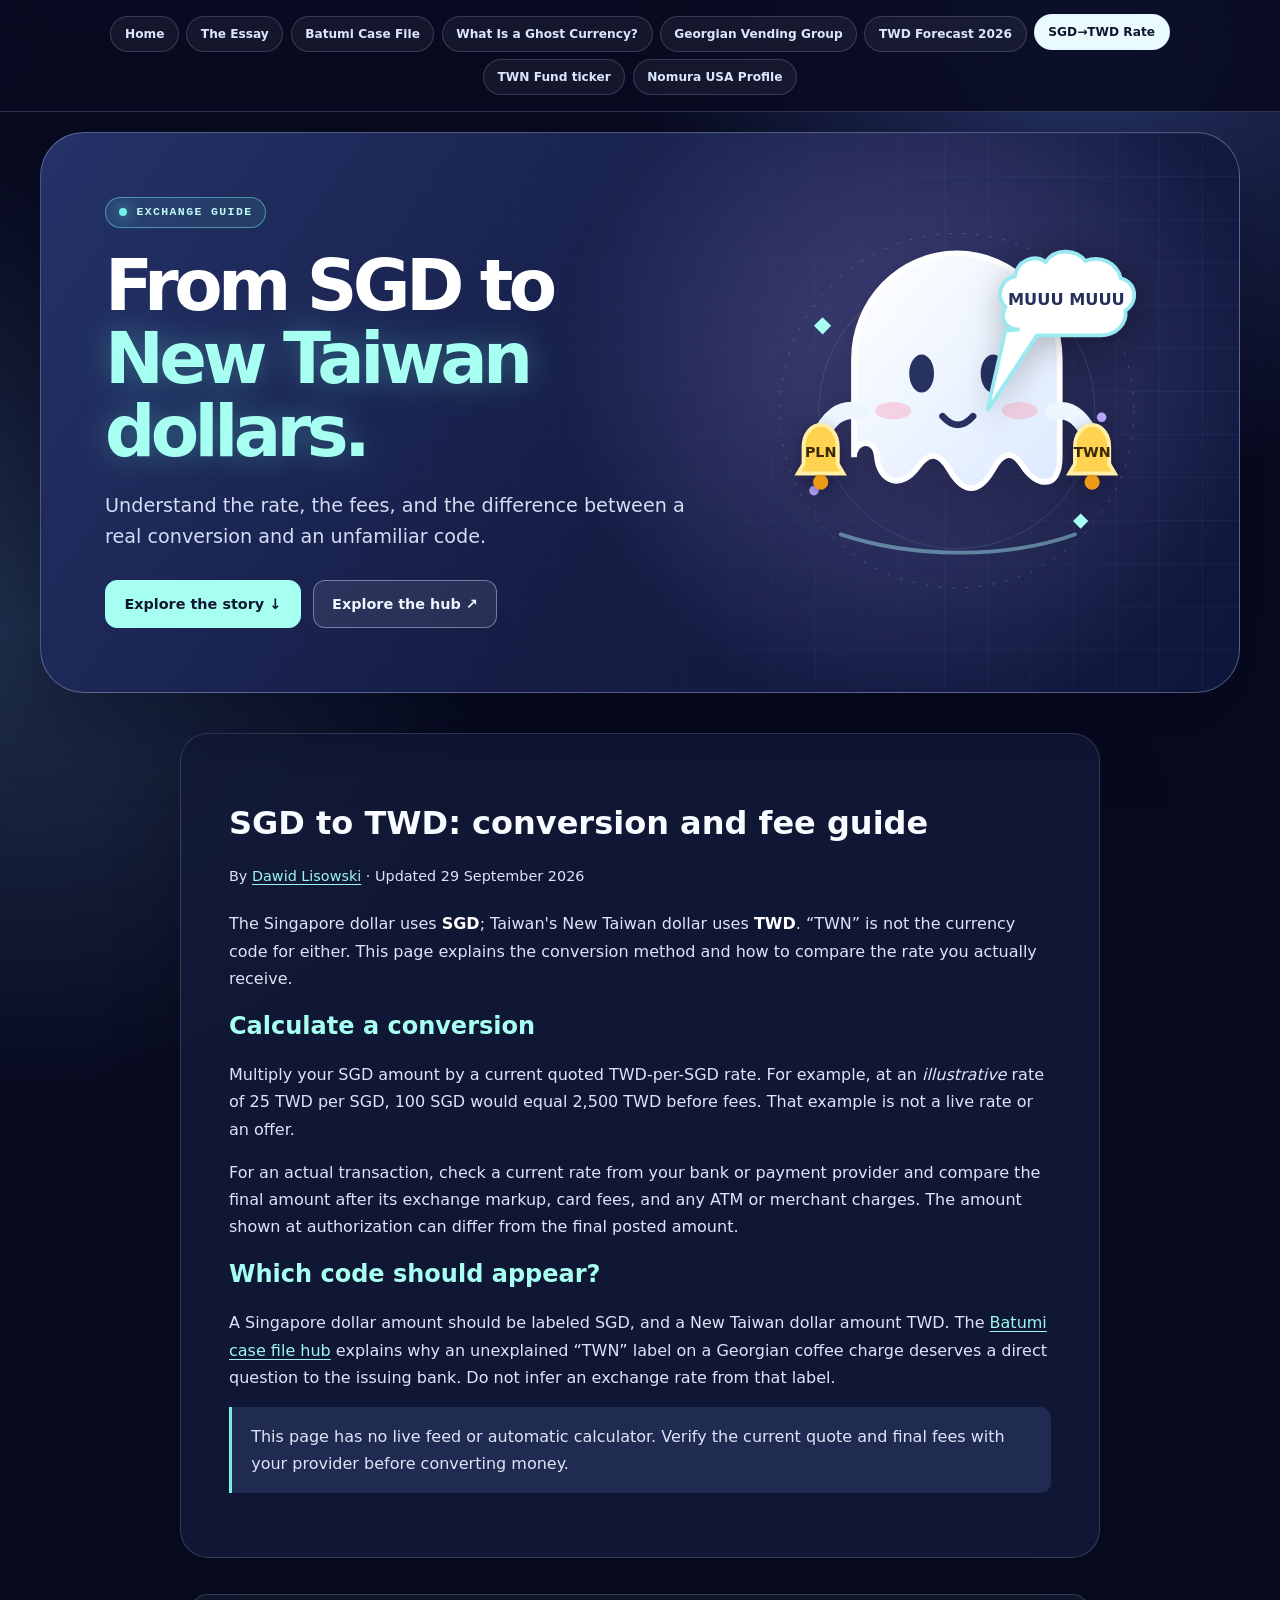
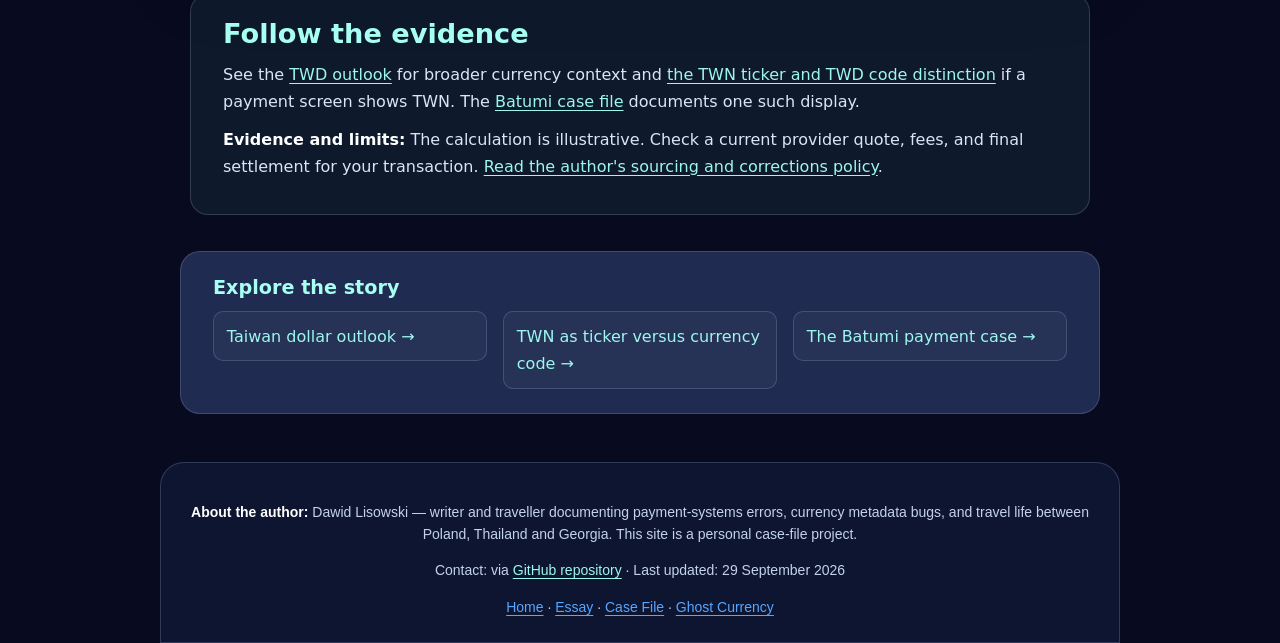
<file: SGDtoTaiwanDollar.html>
<!DOCTYPE html>
<html lang="en">
<head>
<meta charset="UTF-8">
<meta name="viewport" content="width=device-width, initial-scale=1.0">
<title>SGD to TWD: Currency Conversion and Fee Guide</title>
<meta name="description" content="How to convert Singapore dollars (SGD) to New Taiwan dollars (TWD), check a current rate, and account for exchange fees. No live quote is displayed.">
<link rel="canonical" href="https://dawidmillenium-design.github.io/Newtaiwandollargeorgia/SGDtoTaiwanDollar.html">
<style>body{max-width:900px;margin:0 auto;padding:0 20px;font-family:-apple-system,BlinkMacSystemFont,"Segoe UI",Roboto,Arial,sans-serif;line-height:1.7;color:#1f2328;}img{max-width:100%;height:auto;}a{color:#0969da;}</style>
<link rel="stylesheet" href="https://dawidmillenium-design.github.io/Newtaiwandollargeorgia/ghost-cloud.css?v=20260929-editorial">
<script type="application/ld+json">{"@context":"https://schema.org","@type":"Article","headline":"SGD to TWD: Conversion and Fee Guide","author":{"@type":"Person","name":"Dawid Lisowski"},"mainEntityOfPage":"https://dawidmillenium-design.github.io/Newtaiwandollargeorgia/SGDtoTaiwanDollar.html","dateModified":"2026-09-29"}</script>
</head>
<body class="ghost-theme">
<style>
.audit-nav{display:flex;flex-wrap:wrap;gap:8px 14px;padding:10px 16px;background:#161b22;border-bottom:1px solid #30363d;font:600 13px/1.6 -apple-system,BlinkMacSystemFont,"Segoe UI",Roboto,Arial,sans-serif;}
.audit-nav a{color:#58a6ff;text-decoration:none;padding:4px 10px;border-radius:6px;border:1px solid #30363d;}
.audit-nav a:hover{background:#1f6feb;color:#fff;}
@media print{.audit-nav{display:none;}}
</style>
<nav class="audit-nav" aria-label="Site navigation">
<a href="https://dawidmillenium-design.github.io/Newtaiwandollargeorgia/index.html">Home</a>
<a href="https://dawidmillenium-design.github.io/Newtaiwandollargeorgia/CurrencyThatNeverExisted.html">The Essay</a>
<a href="https://dawidmillenium-design.github.io/Newtaiwandollargeorgia/TheGhostCurrencyofBatumi.html">Batumi Case File</a>
<a href="https://dawidmillenium-design.github.io/Newtaiwandollargeorgia/WhatIsGhostCurrency.html">What Is a Ghost Currency?</a>
<a href="https://dawidmillenium-design.github.io/Newtaiwandollargeorgia/GeorgianVendingGroupLLC.html">Georgian Vending Group</a>
<a href="https://dawidmillenium-design.github.io/Newtaiwandollargeorgia/NewTaiwanDollarForecast2026.html">TWD Forecast 2026</a>
<a href="https://dawidmillenium-design.github.io/Newtaiwandollargeorgia/SGDtoTaiwanDollar.html" aria-current="page">SGD→TWD Rate</a>
<a href="https://dawidmillenium-design.github.io/Newtaiwandollargeorgia/TWNStockPriceLive.html">TWN Fund ticker</a>
<a href="https://dawidmillenium-design.github.io/Newtaiwandollargeorgia/NomuraAssetManagementUSAInc.html">Nomura USA Profile</a>
</nav>
<a class="ghost-skip" href="#story">Skip to content</a>
<section class="ghost-hero" aria-label="Site introduction"><div class="ghost-copy"><p class="ghost-eyebrow">EXCHANGE GUIDE</p><p class="ghost-title">From SGD to <em>New Taiwan dollars.</em></p><p class="ghost-lead">Understand the rate, the fees, and the difference between a real conversion and an unfamiliar code.</p><div class="ghost-actions"><a href="#story">Explore the story ↓</a><a href="https://dawidmillenium-design.github.io/Newtaiwandollargeorgia/index.html">Explore the hub ↗</a></div></div><div class="ghost-art" aria-hidden="true"><svg viewBox="0 0 420 440" xmlns="http://www.w3.org/2000/svg"><defs><linearGradient id="ghost-fill" x1="0" y1="0" x2="1" y2="1"><stop stop-color="#fff"/><stop offset="1" stop-color="#dceaff"/></linearGradient><linearGradient id="coin-fill" x1="0" x2="1"><stop stop-color="#a6fff1"/><stop offset="1" stop-color="#9b91ff"/></linearGradient></defs><circle cx="213" cy="218" r="186" fill="none" stroke="#b5c9ff" stroke-opacity=".26" stroke-dasharray="3 11"/><circle cx="213" cy="218" r="145" fill="none" stroke="#b5c9ff" stroke-opacity=".15"/><path d="M105 267V164c0-61 48-111 108-111s108 50 108 111v103c0 36-26 30-39 9-11-17-21-14-31 4-15 26-31 26-46 0-10-17-20-20-32-4-19 27-42 16-44-10-2-20-24-17-24 1Z" fill="url(#ghost-fill)" stroke="#fff" stroke-width="6"/><ellipse cx="176" cy="179" rx="13" ry="20" fill="#273263"/><ellipse cx="251" cy="179" rx="13" ry="20" fill="#273263"/><path d="M198 224q16 18 32 0" fill="none" stroke="#273263" stroke-linecap="round" stroke-width="7"/><ellipse cx="146" cy="218" rx="19" ry="9" fill="#f7b9d1" opacity=".6"/><ellipse cx="279" cy="218" rx="19" ry="9" fill="#f7b9d1" opacity=".6"/><path d="m63 129 9 9 9-9-9-9zM335 334l8 8 8-8-8-8z" fill="#a6fff1"/><circle cx="63" cy="302" r="5" fill="#b8a6ff"/><circle cx="365" cy="225" r="5" fill="#b8a6ff"/><path d="M91 348c72 24 169 27 246 0" fill="none" stroke="#9ddde7" stroke-width="4" stroke-linecap="round" opacity=".5"/><g class="ghost-arms" fill="none" stroke="#edf6ff" stroke-width="18" stroke-linecap="round"><path d="M111 219 Q83 211 67 251"/><path d="M314 219 Q340 212 356 251"/></g><g class="ghost-bell ghost-bell-pln"><path d="M46 284h48l-6-10v-18c0-13-8-23-18-23s-18 10-18 23v18z" fill="#ffd34f" stroke="#fff0a5" stroke-width="4"/><circle cx="70" cy="293" r="8" fill="#ed9b16"/><text x="70" y="267" text-anchor="middle" font-family="ui-sans-serif,system-ui,sans-serif" font-size="15" font-weight="900" fill="#392a09">PLN</text></g><g class="ghost-bell ghost-bell-twn"><path d="M331 284h48l-6-10v-18c0-13-8-23-18-23s-18 10-18 23v18z" fill="#ffd34f" stroke="#fff0a5" stroke-width="4"/><circle cx="355" cy="293" r="8" fill="#ed9b16"/><text x="355" y="267" text-anchor="middle" font-family="ui-sans-serif,system-ui,sans-serif" font-size="15" font-weight="900" fill="#392a09">TWN</text></g><g class="ghost-speech"><path d="M279 133c-16 0-21-13-15-24-11-11-5-29 10-32 2-16 20-24 32-15 11-16 33-13 42-1 16-7 34 3 37 18 17 4 19 25 5 34 2 14-10 26-26 26h-67l-52 79 19-84z" fill="#fff" stroke="#9be9f0" stroke-width="4"/><text x="328" y="107" text-anchor="middle" font-family="ui-sans-serif,system-ui,sans-serif" font-size="17" font-weight="900" fill="#26305c">MUUU MUUU</text></g></svg></div></section>
<div id="story"></div>

<main>
<h1>SGD to TWD: conversion and fee guide</h1><p class="editorial-byline">By <a href="https://dawidmillenium-design.github.io/Newtaiwandollargeorgia/AboutAndMethodology.html">Dawid Lisowski</a> · Updated 29 September 2026</p>
<p>The Singapore dollar uses <strong>SGD</strong>; Taiwan's New Taiwan dollar uses <strong>TWD</strong>. “TWN” is not the currency code for either. This page explains the conversion method and how to compare the rate you actually receive.</p>
<h2>Calculate a conversion</h2>
<p>Multiply your SGD amount by a current quoted TWD-per-SGD rate. For example, at an <em>illustrative</em> rate of 25 TWD per SGD, 100 SGD would equal 2,500 TWD before fees. That example is not a live rate or an offer.</p>
<p>For an actual transaction, check a current rate from your bank or payment provider and compare the final amount after its exchange markup, card fees, and any ATM or merchant charges. The amount shown at authorization can differ from the final posted amount.</p>
<h2>Which code should appear?</h2>
<p>A Singapore dollar amount should be labeled SGD, and a New Taiwan dollar amount TWD. The <a href="https://dawidmillenium-design.github.io/Newtaiwandollargeorgia/index.html">Batumi case file hub</a> explains why an unexplained “TWN” label on a Georgian coffee charge deserves a direct question to the issuing bank. Do not infer an exchange rate from that label.</p>
<p class="editorial-note">This page has no live feed or automatic calculator. Verify the current quote and final fees with your provider before converting money.</p>
</main>

<section class="editorial-context" aria-label="Further reading and evidence"><h2>Follow the evidence</h2><p>See the <a href="https://dawidmillenium-design.github.io/Newtaiwandollargeorgia/NewTaiwanDollarForecast2026.html">TWD outlook</a> for broader currency context and <a href="https://dawidmillenium-design.github.io/Newtaiwandollargeorgia/TWNStockPriceLive.html">the TWN ticker and TWD code distinction</a> if a payment screen shows TWN. The <a href="https://dawidmillenium-design.github.io/Newtaiwandollargeorgia/TheGhostCurrencyofBatumi.html">Batumi case file</a> documents one such display.</p><p><strong>Evidence and limits:</strong> The calculation is illustrative. Check a current provider quote, fees, and final settlement for your transaction. <a href="https://dawidmillenium-design.github.io/Newtaiwandollargeorgia/AboutAndMethodology.html">Read the author's sourcing and corrections policy</a>.</p></section>
<aside class="related-reading" aria-label="Related reading"><h2>Explore the story</h2><ul><li><a href="https://dawidmillenium-design.github.io/Newtaiwandollargeorgia/NewTaiwanDollarForecast2026.html">Taiwan dollar outlook →</a></li><li><a href="https://dawidmillenium-design.github.io/Newtaiwandollargeorgia/TWNStockPriceLive.html">TWN as ticker versus currency code →</a></li><li><a href="https://dawidmillenium-design.github.io/Newtaiwandollargeorgia/TheGhostCurrencyofBatumi.html">The Batumi payment case →</a></li></ul></aside>
<footer class="audit-footer" style="margin-top:40px;padding:24px 16px;border-top:1px solid #30363d;background:#161b22;color:#8b949e;font:14px/1.6 -apple-system,BlinkMacSystemFont,'Segoe UI',Roboto,Arial,sans-serif;text-align:center;">
<p><strong>About the author:</strong> Dawid Lisowski — writer and traveller documenting payment-systems errors, currency metadata bugs, and travel life between Poland, Thailand and Georgia. This site is a personal case-file project.</p>
<p>Contact: via <a href="https://github.com/dawidmillenium-design/Newtaiwandollargeorgia" rel="nofollow noopener" target="_blank">GitHub repository</a> · Last updated: 29 September 2026</p>
<nav style="margin-top:10px;"><a href="https://dawidmillenium-design.github.io/Newtaiwandollargeorgia/index.html" style="color:#58a6ff;">Home</a> · <a href="https://dawidmillenium-design.github.io/Newtaiwandollargeorgia/CurrencyThatNeverExisted.html" style="color:#58a6ff;">Essay</a> · <a href="https://dawidmillenium-design.github.io/Newtaiwandollargeorgia/TheGhostCurrencyofBatumi.html" style="color:#58a6ff;">Case File</a> · <a href="https://dawidmillenium-design.github.io/Newtaiwandollargeorgia/WhatIsGhostCurrency.html" style="color:#58a6ff;">Ghost Currency</a></nav>
</footer>
</body>
</html>
</file>
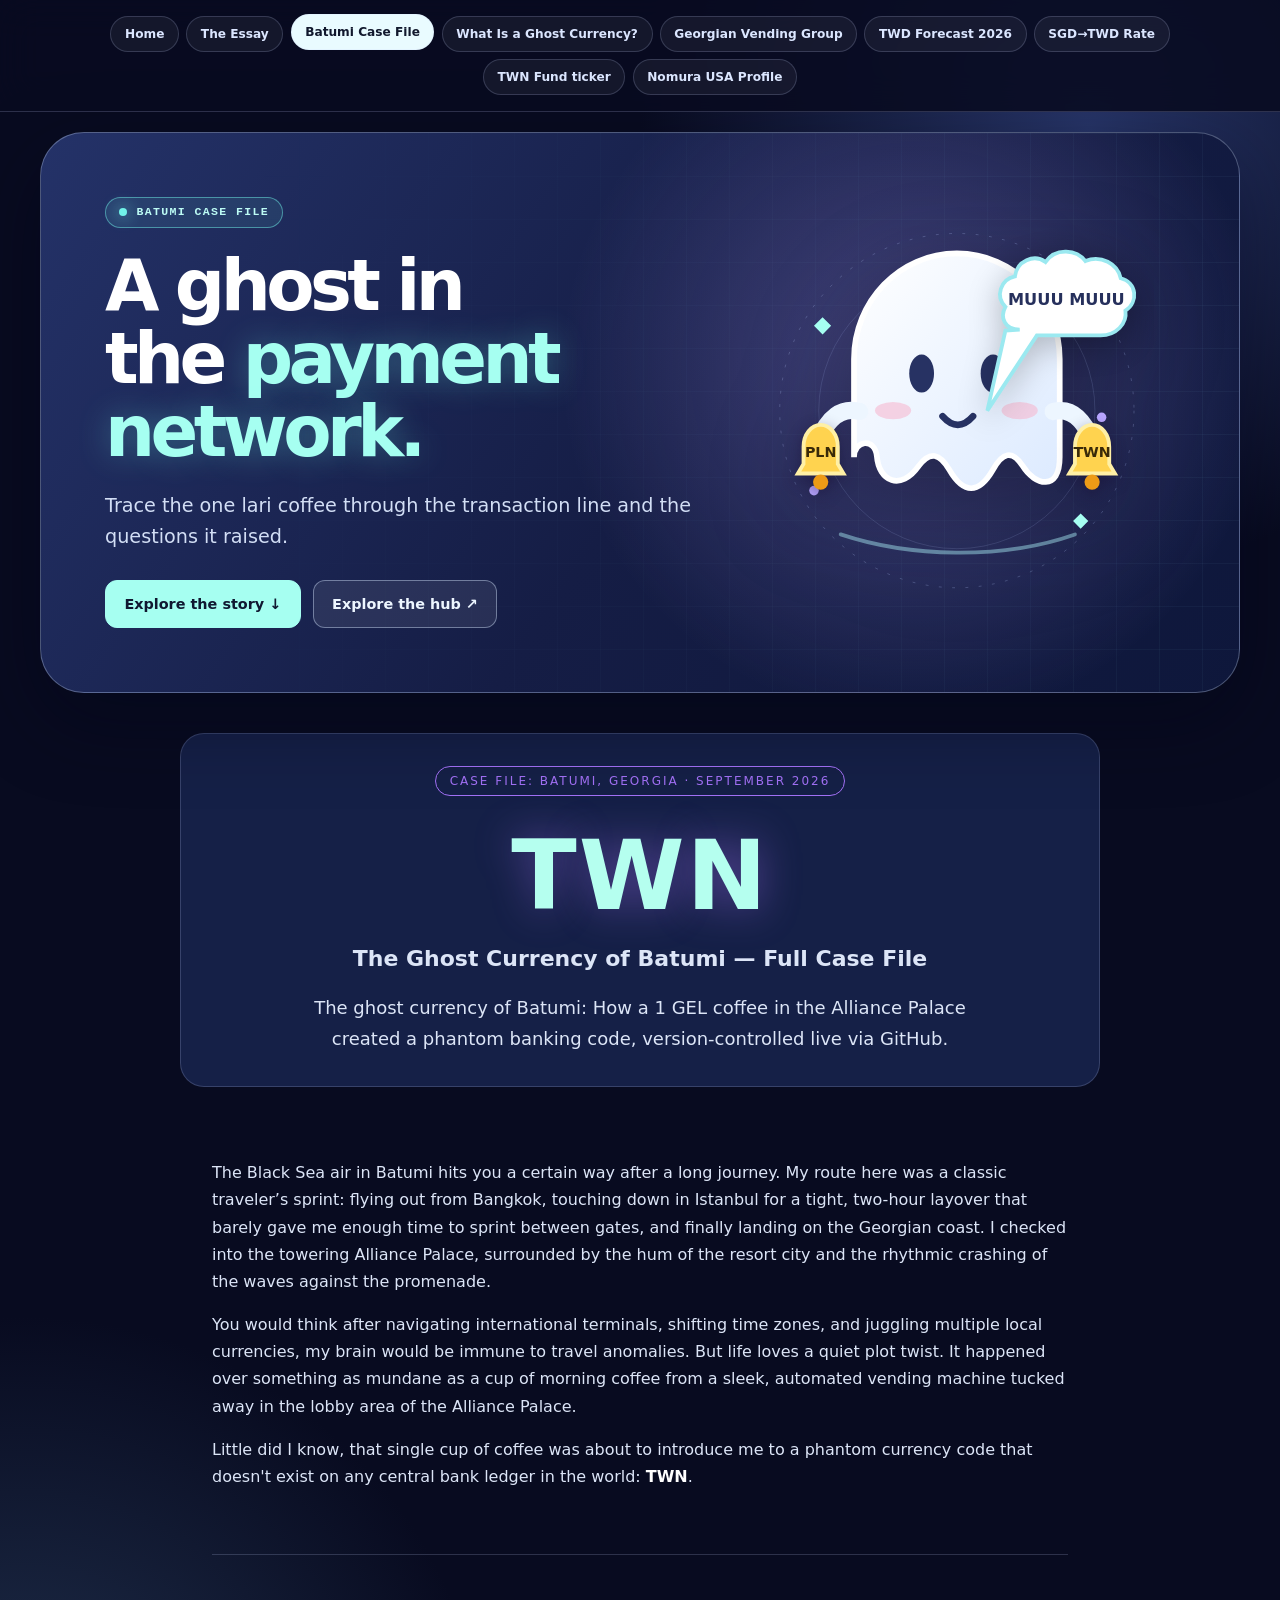
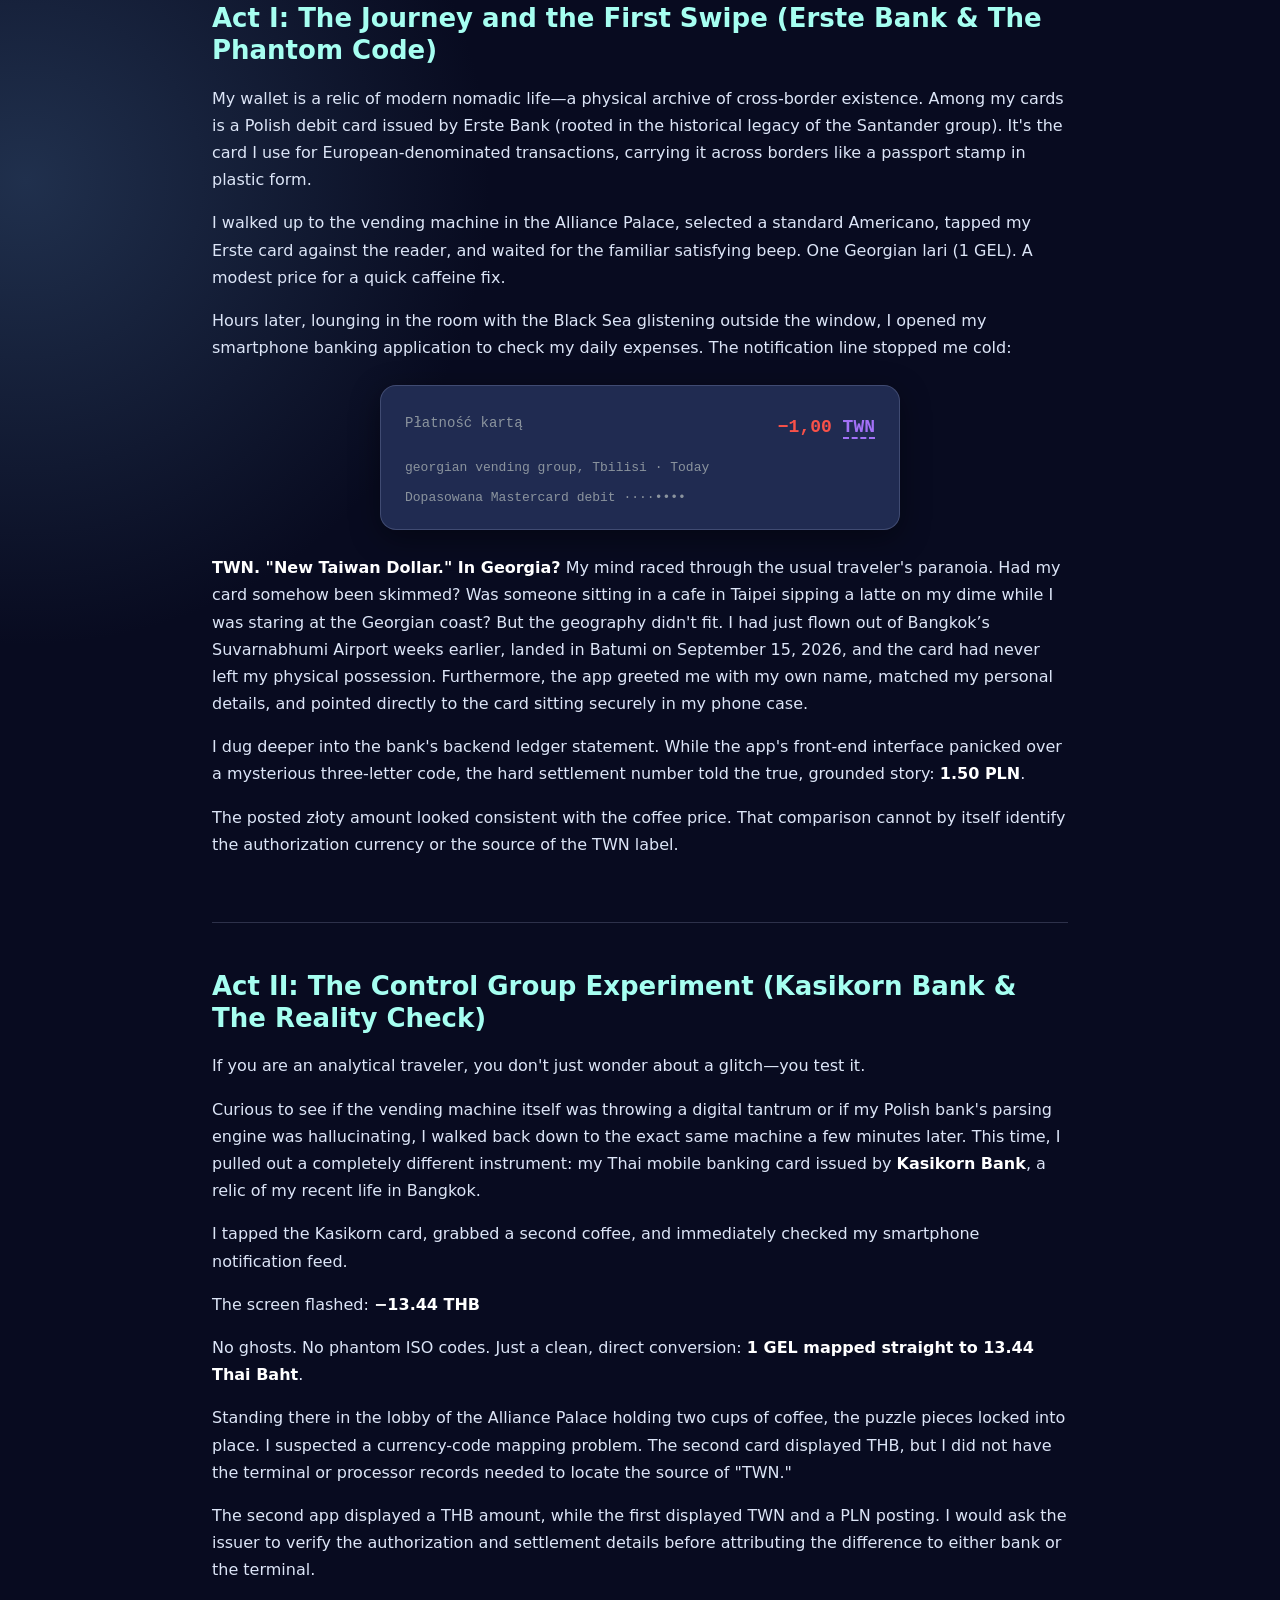
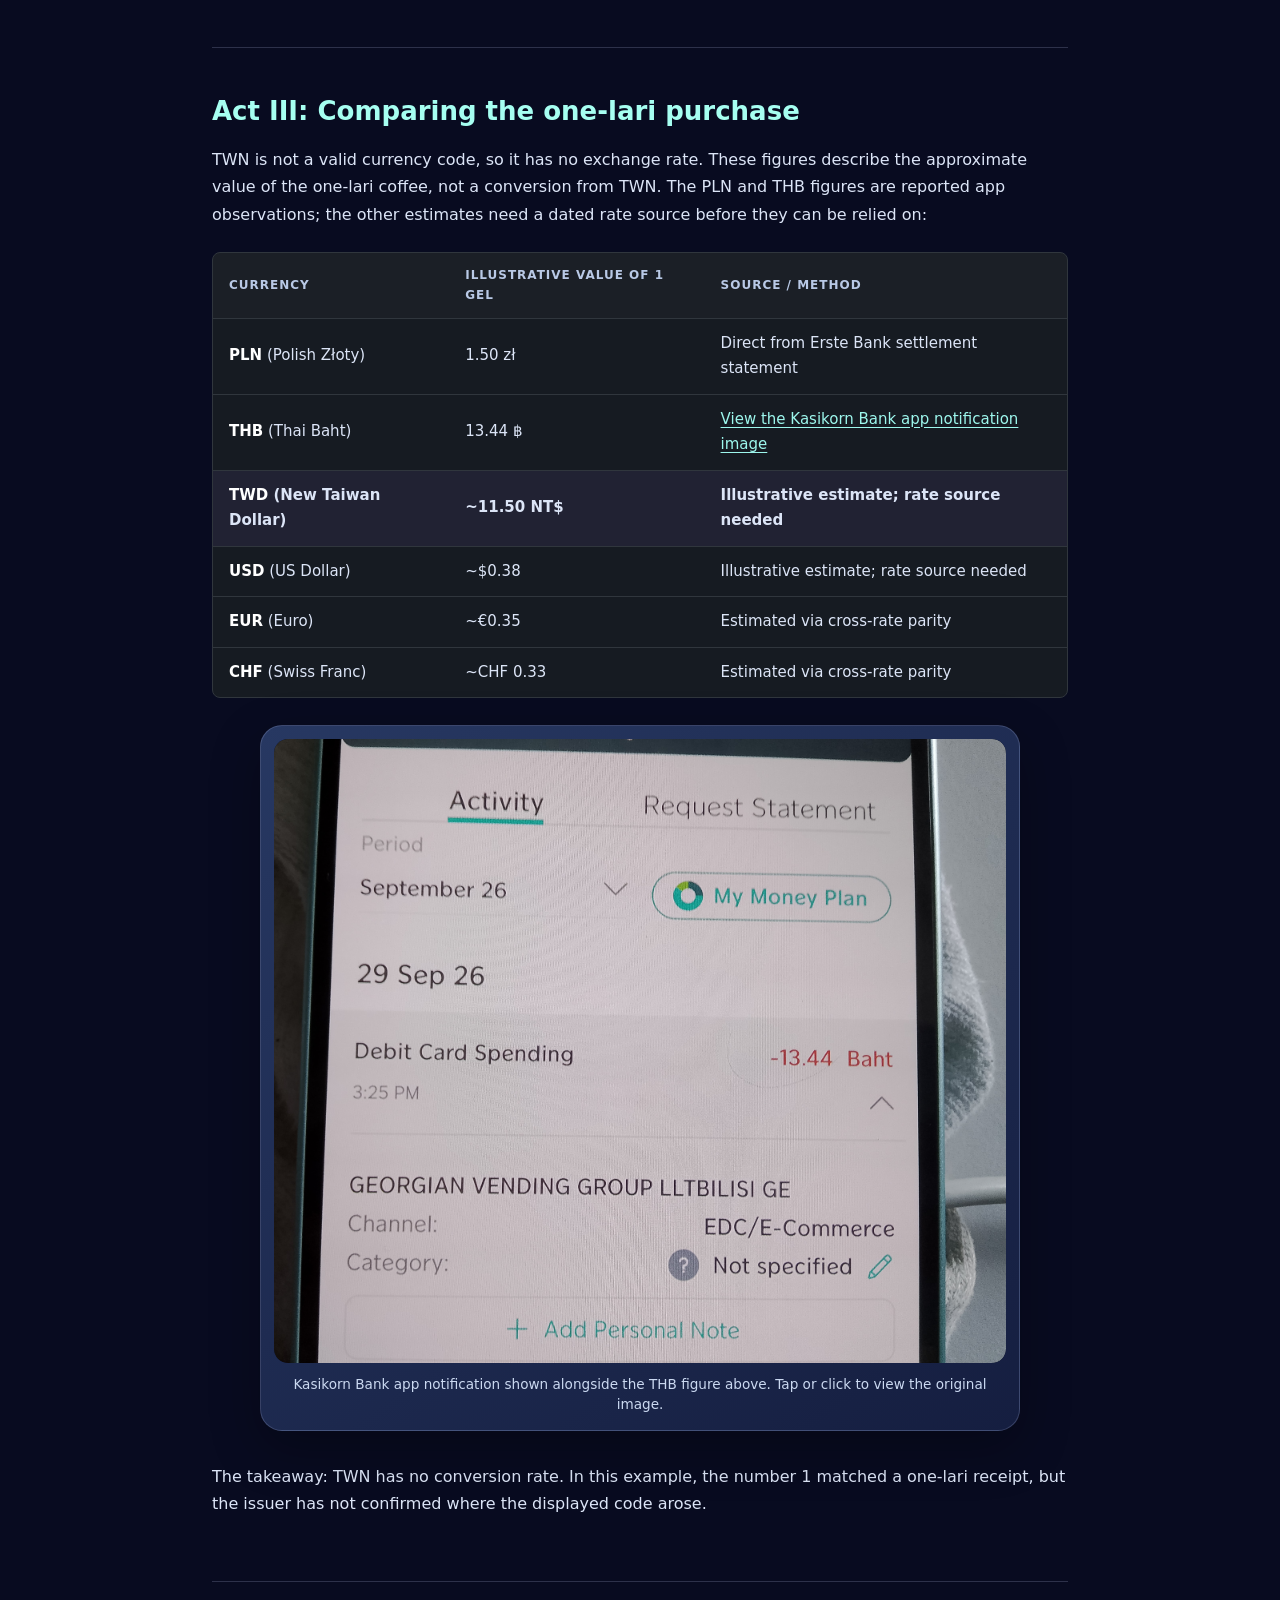
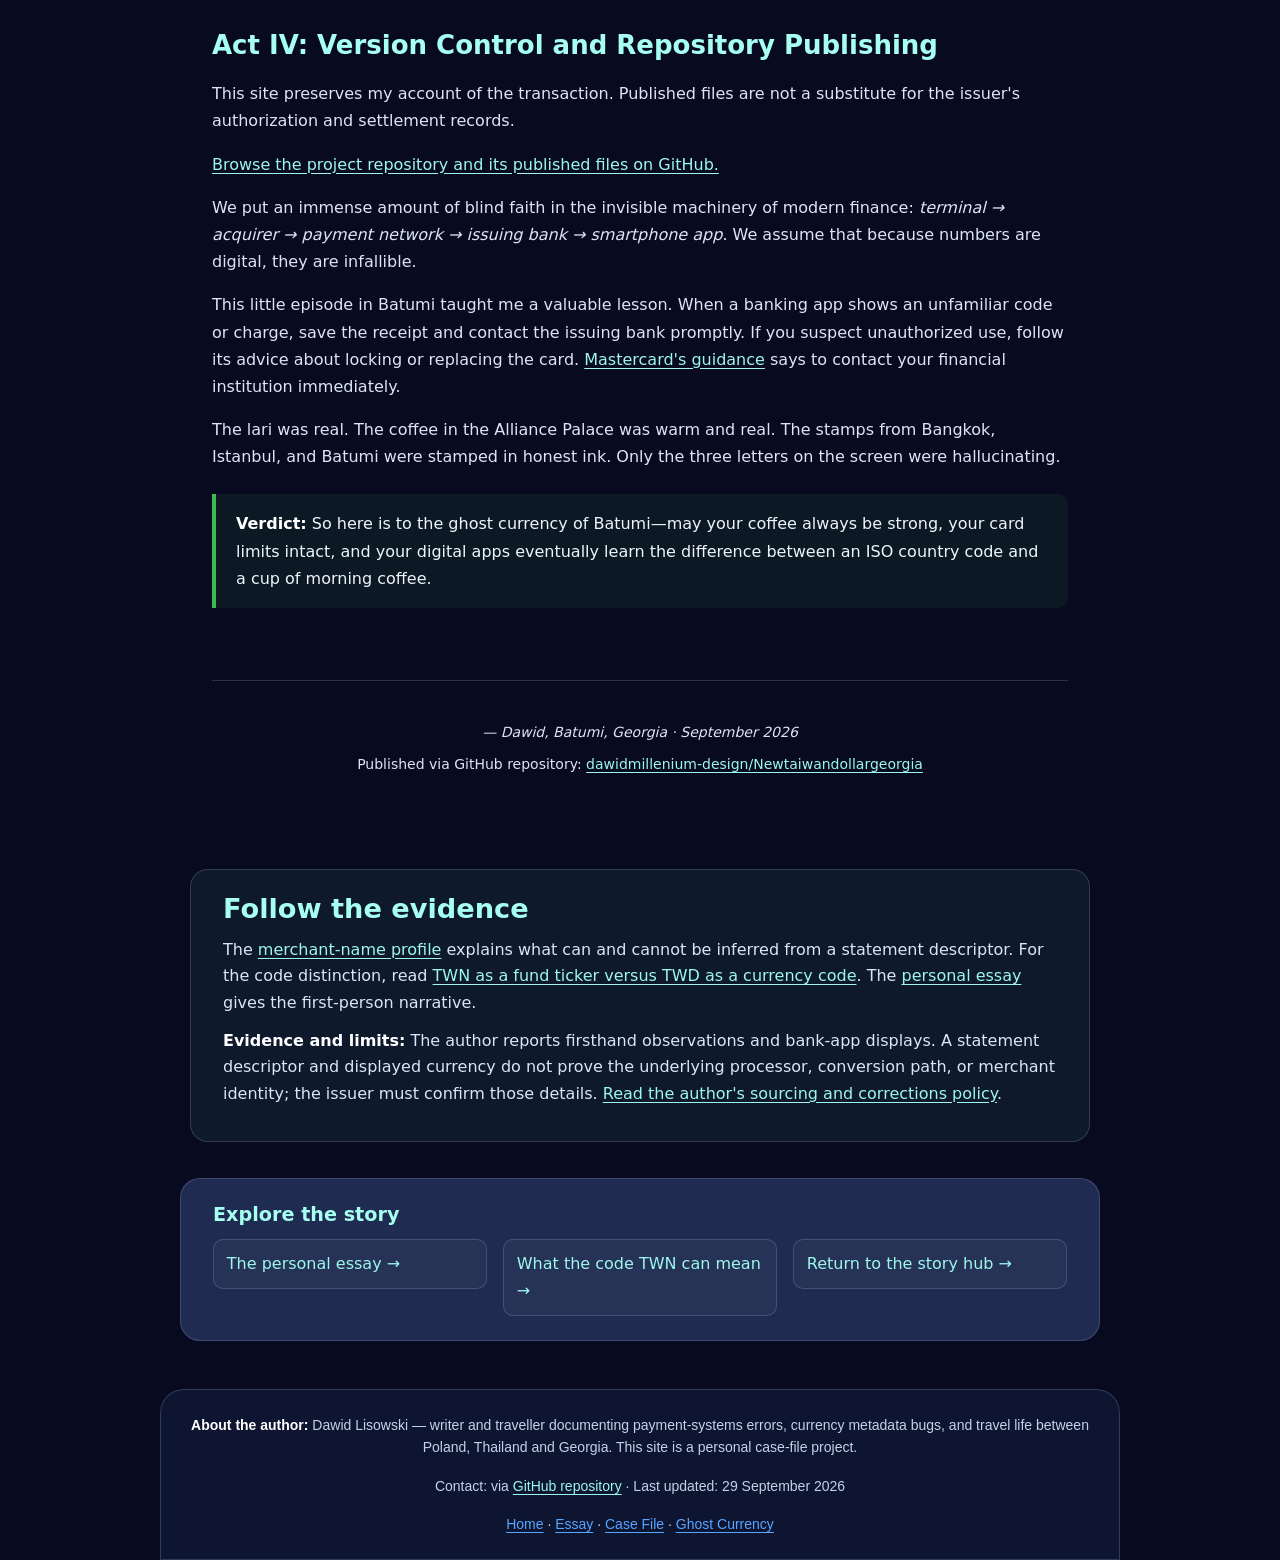
<file: TheGhostCurrencyofBatumi.html>
<!DOCTYPE html>
<html lang="en" lang="en">
<head>
<meta charset="UTF-8">
<meta name="viewport" content="width=device-width, initial-scale=1.0">
<title>The Ghost Currency of Batumi: How a 1 GEL Coffee Created "TWN"</title>
<link rel="canonical" href="https://dawidmillenium-design.github.io/Newtaiwandollargeorgia/TheGhostCurrencyofBatumi.html">
<meta name="description" content="A European tourist flying from Bangkok to Batumi with a 2h Istanbul layover buys a 1 GEL coffee at the Alliance Palace and discovers a phantom 'TWN' currency code on an Erste Bank card, compared with a Kasikorn Bank transaction; the code's source remains unconfirmed versioning.">
<style>
  :root {
    --bg: #0d1117;
    --panel: #161b22;
    --border: #30363d;
    --text: #e6edf3;
    --muted: #8b949e;
    --accent: #58a6ff;
    --ghost: #a371f7;
    --green: #3fb950;
    --red: #f85149;
    --amber: #d29922;
  }
  * { box-sizing: border-box; margin: 0; padding: 0; }
  body {
    background: var(--bg);
    color: var(--text);
    font-family: -apple-system, BlinkMacSystemFont, "Segoe UI", Roboto, Helvetica, Arial, sans-serif;
    line-height: 1.7;
  }
  .wrap { max-width: 900px; margin: 0 auto; padding: 0 20px; }

  /* Hero */
  header {
    text-align: center;
    padding: 70px 20px 50px;
    background: radial-gradient(ellipse at top, rgba(163,113,247,0.15), transparent 60%);
    border-bottom: 1px solid var(--border);
  }
  .badge {
    display: inline-block;
    font-size: 12px;
    letter-spacing: 2px;
    text-transform: uppercase;
    color: var(--ghost);
    border: 1px solid var(--ghost);
    border-radius: 999px;
    padding: 4px 14px;
    margin-bottom: 22px;
  }
  h1.code {
    font-size: clamp(48px, 10vw, 90px);
    font-weight: 800;
    letter-spacing: 2px;
    color: var(--ghost);
    text-shadow: 0 0 40px rgba(163,113,247,0.45);
    margin-bottom: 10px;
  }
  header p.tagline {
    color: var(--muted);
    font-size: 18px;
    max-width: 700px;
    margin: 0 auto;
  }

  section { padding: 48px 0; border-bottom: 1px solid var(--border); }
  h2 { font-size: 26px; margin-bottom: 18px; color: var(--accent); }
  h3 { font-size: 18px; margin: 22px 0 8px; color: var(--text); }
  p { margin-bottom: 16px; color: var(--text); }
  .muted { color: var(--muted); }

  /* Statement mock */
  .statement {
    background: var(--panel);
    border: 1px solid var(--border);
    border-radius: 12px;
    padding: 20px 24px;
    margin: 24px auto;
    max-width: 520px;
    font-family: "SF Mono", ui-monospace, Menlo, Consolas, monospace;
    box-shadow: 0 8px 30px rgba(0,0,0,0.4);
  }
  .statement .row { display: flex; justify-content: space-between; padding: 6px 0; }
  .statement .label { color: var(--muted); font-size: 14px; }
  .statement .amount { color: var(--red); font-weight: 700; font-size: 18px; }
  .statement .twn {
    color: var(--ghost);
    border-bottom: 2px dashed var(--ghost);
  }
  .statement .sub { font-size: 13px; color: var(--muted); margin-top: 8px; }

  /* Table */
  table { width: 100%; border-collapse: collapse; margin: 24px 0; font-size: 15px; background: var(--panel); border-radius: 8px; overflow: hidden; border: 1px solid var(--border); }
  th, td { text-align: left; padding: 12px 16px; border-bottom: 1px solid var(--border); }
  th { color: var(--muted); text-transform: uppercase; font-size: 12px; letter-spacing: 1px; background: rgba(255,255,255,0.02); }
  tr:last-child td { border-bottom: none; }
  tr.highlight td { background: rgba(163,113,247,0.08); color: var(--ghost); font-weight: 700; }

  /* Callout */
  .callout {
    border-left: 4px solid var(--green);
    background: rgba(63,185,80,0.08);
    border-radius: 0 10px 10px 0;
    padding: 16px 20px;
    margin: 24px 0;
  }
  .callout strong { color: var(--text); }

  /* Image gallery container */
  .image-container {
    margin: 24px 0;
    text-align: center;
  }
  .image-container img {
    max-width: 100%;
    height: auto;
    border-radius: 12px;
    border: 1px solid var(--border);
    box-shadow: 0 8px 30px rgba(0,0,0,0.4);
  }

  footer {
    text-align: center;
    padding: 40px 20px;
    color: var(--muted);
    font-size: 14px;
  }
  footer .sig { font-style: italic; margin-bottom: 8px; }
  a { color: var(--accent); }
</style>
<link rel="stylesheet" href="https://dawidmillenium-design.github.io/Newtaiwandollargeorgia/ghost-cloud.css?v=20260929-editorial">
<script type="application/ld+json">{"@context":"https://schema.org","@type":"Article","headline":"The Ghost Currency of Batumi","author":{"@type":"Person","name":"Dawid Lisowski"},"mainEntityOfPage":"https://dawidmillenium-design.github.io/Newtaiwandollargeorgia/TheGhostCurrencyofBatumi.html","dateModified":"2026-09-29"}</script>
</head>
<body class="ghost-theme">
<style>
.audit-nav{display:flex;flex-wrap:wrap;gap:8px 14px;padding:10px 16px;background:#161b22;border-bottom:1px solid #30363d;font:600 13px/1.6 -apple-system,BlinkMacSystemFont,"Segoe UI",Roboto,Arial,sans-serif;}
.audit-nav a{color:#58a6ff;text-decoration:none;padding:4px 10px;border-radius:6px;border:1px solid #30363d;}
.audit-nav a:hover{background:#1f6feb;color:#fff;}
@media print{.audit-nav{display:none;}}
</style>
<nav class="audit-nav" aria-label="Site navigation">
<a href="https://dawidmillenium-design.github.io/Newtaiwandollargeorgia/index.html">Home</a>
<a href="https://dawidmillenium-design.github.io/Newtaiwandollargeorgia/CurrencyThatNeverExisted.html">The Essay</a>
<a href="https://dawidmillenium-design.github.io/Newtaiwandollargeorgia/TheGhostCurrencyofBatumi.html" aria-current="page">Batumi Case File</a>
<a href="https://dawidmillenium-design.github.io/Newtaiwandollargeorgia/WhatIsGhostCurrency.html">What Is a Ghost Currency?</a>
<a href="https://dawidmillenium-design.github.io/Newtaiwandollargeorgia/GeorgianVendingGroupLLC.html">Georgian Vending Group</a>
<a href="https://dawidmillenium-design.github.io/Newtaiwandollargeorgia/NewTaiwanDollarForecast2026.html">TWD Forecast 2026</a>
<a href="https://dawidmillenium-design.github.io/Newtaiwandollargeorgia/SGDtoTaiwanDollar.html">SGD→TWD Rate</a>
<a href="https://dawidmillenium-design.github.io/Newtaiwandollargeorgia/TWNStockPriceLive.html">TWN Fund ticker</a>
<a href="https://dawidmillenium-design.github.io/Newtaiwandollargeorgia/NomuraAssetManagementUSAInc.html">Nomura USA Profile</a>
</nav>
<a class="ghost-skip" href="#story">Skip to content</a>
<section class="ghost-hero" aria-label="Site introduction"><div class="ghost-copy"><p class="ghost-eyebrow">BATUMI CASE FILE</p><p class="ghost-title">A ghost in the <em>payment network.</em></p><p class="ghost-lead">Trace the one lari coffee through the transaction line and the questions it raised.</p><div class="ghost-actions"><a href="#story">Explore the story ↓</a><a href="https://dawidmillenium-design.github.io/Newtaiwandollargeorgia/index.html">Explore the hub ↗</a></div></div><div class="ghost-art" aria-hidden="true"><svg viewBox="0 0 420 440" xmlns="http://www.w3.org/2000/svg"><defs><linearGradient id="ghost-fill" x1="0" y1="0" x2="1" y2="1"><stop stop-color="#fff"/><stop offset="1" stop-color="#dceaff"/></linearGradient><linearGradient id="coin-fill" x1="0" x2="1"><stop stop-color="#a6fff1"/><stop offset="1" stop-color="#9b91ff"/></linearGradient></defs><circle cx="213" cy="218" r="186" fill="none" stroke="#b5c9ff" stroke-opacity=".26" stroke-dasharray="3 11"/><circle cx="213" cy="218" r="145" fill="none" stroke="#b5c9ff" stroke-opacity=".15"/><path d="M105 267V164c0-61 48-111 108-111s108 50 108 111v103c0 36-26 30-39 9-11-17-21-14-31 4-15 26-31 26-46 0-10-17-20-20-32-4-19 27-42 16-44-10-2-20-24-17-24 1Z" fill="url(#ghost-fill)" stroke="#fff" stroke-width="6"/><ellipse cx="176" cy="179" rx="13" ry="20" fill="#273263"/><ellipse cx="251" cy="179" rx="13" ry="20" fill="#273263"/><path d="M198 224q16 18 32 0" fill="none" stroke="#273263" stroke-linecap="round" stroke-width="7"/><ellipse cx="146" cy="218" rx="19" ry="9" fill="#f7b9d1" opacity=".6"/><ellipse cx="279" cy="218" rx="19" ry="9" fill="#f7b9d1" opacity=".6"/><path d="m63 129 9 9 9-9-9-9zM335 334l8 8 8-8-8-8z" fill="#a6fff1"/><circle cx="63" cy="302" r="5" fill="#b8a6ff"/><circle cx="365" cy="225" r="5" fill="#b8a6ff"/><path d="M91 348c72 24 169 27 246 0" fill="none" stroke="#9ddde7" stroke-width="4" stroke-linecap="round" opacity=".5"/><g class="ghost-arms" fill="none" stroke="#edf6ff" stroke-width="18" stroke-linecap="round"><path d="M111 219 Q83 211 67 251"/><path d="M314 219 Q340 212 356 251"/></g><g class="ghost-bell ghost-bell-pln"><path d="M46 284h48l-6-10v-18c0-13-8-23-18-23s-18 10-18 23v18z" fill="#ffd34f" stroke="#fff0a5" stroke-width="4"/><circle cx="70" cy="293" r="8" fill="#ed9b16"/><text x="70" y="267" text-anchor="middle" font-family="ui-sans-serif,system-ui,sans-serif" font-size="15" font-weight="900" fill="#392a09">PLN</text></g><g class="ghost-bell ghost-bell-twn"><path d="M331 284h48l-6-10v-18c0-13-8-23-18-23s-18 10-18 23v18z" fill="#ffd34f" stroke="#fff0a5" stroke-width="4"/><circle cx="355" cy="293" r="8" fill="#ed9b16"/><text x="355" y="267" text-anchor="middle" font-family="ui-sans-serif,system-ui,sans-serif" font-size="15" font-weight="900" fill="#392a09">TWN</text></g><g class="ghost-speech"><path d="M279 133c-16 0-21-13-15-24-11-11-5-29 10-32 2-16 20-24 32-15 11-16 33-13 42-1 16-7 34 3 37 18 17 4 19 25 5 34 2 14-10 26-26 26h-67l-52 79 19-84z" fill="#fff" stroke="#9be9f0" stroke-width="4"/><text x="328" y="107" text-anchor="middle" font-family="ui-sans-serif,system-ui,sans-serif" font-size="17" font-weight="900" fill="#26305c">MUUU MUUU</text></g></svg></div></section>
<div id="story"></div>


<header>
  <div class="badge">Case File: Batumi, Georgia · September 2026</div>
  <h1 class="code">TWN</h1>
<p style="text-align:center;font-size:22px;font-weight:700;margin-top:-6px;">The Ghost Currency of Batumi — Full Case File</p>
  <p class="tagline">The ghost currency of Batumi: How a 1 GEL coffee in the Alliance Palace created a phantom banking code, version-controlled live via GitHub.</p>
</header>

<div class="wrap">

  <section>
    <p>The Black Sea air in Batumi hits you a certain way after a long journey. My route here was a classic traveler’s sprint: flying out from Bangkok, touching down in Istanbul for a tight, two-hour layover that barely gave me enough time to sprint between gates, and finally landing on the Georgian coast. I checked into the towering Alliance Palace, surrounded by the hum of the resort city and the rhythmic crashing of the waves against the promenade.</p>
    
    <p>You would think after navigating international terminals, shifting time zones, and juggling multiple local currencies, my brain would be immune to travel anomalies. But life loves a quiet plot twist. It happened over something as mundane as a cup of morning coffee from a sleek, automated vending machine tucked away in the lobby area of the Alliance Palace.</p>

    <p>Little did I know, that single cup of coffee was about to introduce me to a phantom currency code that doesn't exist on any central bank ledger in the world: <strong>TWN</strong>.</p>
  </section>

  <section>
    <h2>Act I: The Journey and the First Swipe (Erste Bank & The Phantom Code)</h2>
    
    <p>My wallet is a relic of modern nomadic life—a physical archive of cross-border existence. Among my cards is a Polish debit card issued by Erste Bank (rooted in the historical legacy of the Santander group). It's the card I use for European-denominated transactions, carrying it across borders like a passport stamp in plastic form.</p>

    <p>I walked up to the vending machine in the Alliance Palace, selected a standard Americano, tapped my Erste card against the reader, and waited for the familiar satisfying beep. One Georgian lari (1 GEL). A modest price for a quick caffeine fix.</p>

    <p>Hours later, lounging in the room with the Black Sea glistening outside the window, I opened my smartphone banking application to check my daily expenses. The notification line stopped me cold:</p>

    <div class="statement" role="img" aria-label="Banking app transaction line showing minus 1,00 TWN">
      <div class="row">
        <span class="label">Płatność kartą</span>
        <span class="amount">−1,00 <span class="twn" title="TWN is NOT a valid ISO 4217 currency code.">TWN</span></span>
      </div>
      <div class="sub">georgian vending group, Tbilisi · Today</div>
      <div class="sub">Dopasowana Mastercard debit ····••••</div>
    </div>

    <p><strong>TWN. "New Taiwan Dollar." In Georgia?</strong> My mind raced through the usual traveler's paranoia. Had my card somehow been skimmed? Was someone sitting in a cafe in Taipei sipping a latte on my dime while I was staring at the Georgian coast? But the geography didn't fit. I had just flown out of Bangkok’s Suvarnabhumi Airport weeks earlier, landed in Batumi on September 15, 2026, and the card had never left my physical possession. Furthermore, the app greeted me with my own name, matched my personal details, and pointed directly to the card sitting securely in my phone case.</p>

    <p>I dug deeper into the bank's backend ledger statement. While the app's front-end interface panicked over a mysterious three-letter code, the hard settlement number told the true, grounded story: <strong>1.50 PLN</strong>.</p>

    <p>The posted złoty amount looked consistent with the coffee price. That comparison cannot by itself identify the authorization currency or the source of the TWN label.</p>
  </section>

  <section>
    <h2>Act II: The Control Group Experiment (Kasikorn Bank & The Reality Check)</h2>

    <p>If you are an analytical traveler, you don't just wonder about a glitch—you test it.</p>

    <p>Curious to see if the vending machine itself was throwing a digital tantrum or if my Polish bank's parsing engine was hallucinating, I walked back down to the exact same machine a few minutes later. This time, I pulled out a completely different instrument: my Thai mobile banking card issued by <strong>Kasikorn Bank</strong>, a relic of my recent life in Bangkok.</p>

    <p>I tapped the Kasikorn card, grabbed a second coffee, and immediately checked my smartphone notification feed.</p>

    <p>The screen flashed: <strong>−13.44 THB</strong></p>

    <p>No ghosts. No phantom ISO codes. Just a clean, direct conversion: <strong>1 GEL mapped straight to 13.44 Thai Baht</strong>.</p>

    <p>Standing there in the lobby of the Alliance Palace holding two cups of coffee, the puzzle pieces locked into place. I suspected a currency-code mapping problem. The second card displayed THB, but I did not have the terminal or processor records needed to locate the source of "TWN."</p>

    <p>The second app displayed a THB amount, while the first displayed TWN and a PLN posting. I would ask the issuer to verify the authorization and settlement details before attributing the difference to either bank or the terminal.</p>
  </section>

  <section>
    <h2>Act III: Comparing the one-lari purchase</h2>

    <p>TWN is not a valid currency code, so it has no exchange rate. These figures describe the approximate value of the one-lari coffee, not a conversion from TWN. The PLN and THB figures are reported app observations; the other estimates need a dated rate source before they can be relied on:</p>

    <table>
      <thead>
        <tr>
          <th>Currency</th>
          <th>Illustrative value of 1 GEL</th>
          <th>Source / Method</th>
        </tr>
      </thead>
      <tbody>
        <tr>
          <td><strong>PLN</strong> (Polish Złoty)</td>
          <td>1.50 zł</td>
          <td>Direct from Erste Bank settlement statement</td>
        </tr>
        <tr>
          <td><strong>THB</strong> (Thai Baht)</td>
          <td>13.44 ฿</td>
          <td><a href="https://dawidmillenium-design.github.io/Newtaiwandollargeorgia/BATUMIGEORGIATHAILANDBANGKOKCONNECTION.jpg">View the Kasikorn Bank app notification image</a></td>
        </tr>
        <tr class="highlight">
          <td><strong>TWD</strong> (New Taiwan Dollar)</td>
          <td>~11.50 NT$</td>
          <td>Illustrative estimate; rate source needed</td>
        </tr>
        <tr>
          <td><strong>USD</strong> (US Dollar)</td>
          <td>~$0.38</td>
          <td>Illustrative estimate; rate source needed</td>
        </tr>
        <tr>
          <td><strong>EUR</strong> (Euro)</td>
          <td>~€0.35</td>
          <td>Estimated via cross-rate parity</td>
        </tr>
        <tr>
          <td><strong>CHF</strong> (Swiss Franc)</td>
          <td>~CHF 0.33</td>
          <td>Estimated via cross-rate parity</td>
        </tr>
      </tbody>
    </table>
    <figure class="evidence-image"><a href="https://dawidmillenium-design.github.io/Newtaiwandollargeorgia/BATUMIGEORGIATHAILANDBANGKOKCONNECTION.jpg" aria-label="Open the Kasikorn Bank app notification image at full resolution"><img src="https://dawidmillenium-design.github.io/Newtaiwandollargeorgia/BATUMIGEORGIATHAILANDBANGKOKCONNECTION.jpg" width="3659" height="3120" loading="lazy" decoding="async" alt="Photo of a Kasikorn Bank app activity screen showing a debit card transaction of 13.44 baht for the Georgian Vending Group on 29 September 2026."></a><figcaption>Kasikorn Bank app notification shown alongside the THB figure above. Tap or click to view the original image.</figcaption></figure>


    <p>The takeaway: TWN has no conversion rate. In this example, the number 1 matched a one-lari receipt, but the issuer has not confirmed where the displayed code arose.</p>
  </section>

  <section>
    <h2>Act IV: Version Control and Repository Publishing</h2>

    <p>This site preserves my account of the transaction. Published files are not a substitute for the issuer's authorization and settlement records.</p>

    <p><a href="https://github.com/dawidmillenium-design/Newtaiwandollargeorgia">Browse the project repository and its published files on GitHub.</a></p>

    <p>We put an immense amount of blind faith in the invisible machinery of modern finance: <em>terminal → acquirer → payment network → issuing bank → smartphone app</em>. We assume that because numbers are digital, they are infallible.</p>

    <p>This little episode in Batumi taught me a valuable lesson. When a banking app shows an unfamiliar code or charge, save the receipt and contact the issuing bank promptly. If you suspect unauthorized use, follow its advice about locking or replacing the card. <a href="https://www.mastercard.com/ge/en/personal/protection-and-security/zero-liability-protection.html">Mastercard's guidance</a> says to contact your financial institution immediately.</p>

    <p>The lari was real. The coffee in the Alliance Palace was warm and real. The stamps from Bangkok, Istanbul, and Batumi were stamped in honest ink. Only the three letters on the screen were hallucinating.</p>

    <div class="callout">
      <strong>Verdict:</strong> So here is to the ghost currency of Batumi—may your coffee always be strong, your card limits intact, and your digital apps eventually learn the difference between an ISO country code and a cup of morning coffee.
    </div>
  </section>

</div>

<footer>
  <p class="sig">— Dawid, Batumi, Georgia · September 2026</p>
  <p>Published via GitHub repository: <a href="https://github.com/dawidmillenium-design/Newtaiwandollargeorgia" target="_blank" rel="nofollow noopener">dawidmillenium-design/Newtaiwandollargeorgia</a></p>
</footer>


<section class="editorial-context" aria-label="Further reading and evidence"><h2>Follow the evidence</h2><p>The <a href="https://dawidmillenium-design.github.io/Newtaiwandollargeorgia/GeorgianVendingGroupLLC.html">merchant-name profile</a> explains what can and cannot be inferred from a statement descriptor. For the code distinction, read <a href="https://dawidmillenium-design.github.io/Newtaiwandollargeorgia/TWNStockPriceLive.html">TWN as a fund ticker versus TWD as a currency code</a>. The <a href="https://dawidmillenium-design.github.io/Newtaiwandollargeorgia/CurrencyThatNeverExisted.html">personal essay</a> gives the first-person narrative.</p><p><strong>Evidence and limits:</strong> The author reports firsthand observations and bank-app displays. A statement descriptor and displayed currency do not prove the underlying processor, conversion path, or merchant identity; the issuer must confirm those details. <a href="https://dawidmillenium-design.github.io/Newtaiwandollargeorgia/AboutAndMethodology.html">Read the author's sourcing and corrections policy</a>.</p></section>
<aside class="related-reading" aria-label="Related reading"><h2>Explore the story</h2><ul><li><a href="https://dawidmillenium-design.github.io/Newtaiwandollargeorgia/CurrencyThatNeverExisted.html">The personal essay →</a></li><li><a href="https://dawidmillenium-design.github.io/Newtaiwandollargeorgia/TWNStockPriceLive.html">What the code TWN can mean →</a></li><li><a href="https://dawidmillenium-design.github.io/Newtaiwandollargeorgia/index.html">Return to the story hub →</a></li></ul></aside>
<footer class="audit-footer" style="margin-top:40px;padding:24px 16px;border-top:1px solid #30363d;background:#161b22;color:#8b949e;font:14px/1.6 -apple-system,BlinkMacSystemFont,'Segoe UI',Roboto,Arial,sans-serif;text-align:center;">
<p><strong>About the author:</strong> Dawid Lisowski — writer and traveller documenting payment-systems errors, currency metadata bugs, and travel life between Poland, Thailand and Georgia. This site is a personal case-file project.</p>
<p>Contact: via <a href="https://github.com/dawidmillenium-design/Newtaiwandollargeorgia" rel="nofollow noopener" target="_blank">GitHub repository</a> · Last updated: 29 September 2026</p>
<nav style="margin-top:10px;"><a href="https://dawidmillenium-design.github.io/Newtaiwandollargeorgia/index.html" style="color:#58a6ff;">Home</a> · <a href="https://dawidmillenium-design.github.io/Newtaiwandollargeorgia/CurrencyThatNeverExisted.html" style="color:#58a6ff;">Essay</a> · <a href="https://dawidmillenium-design.github.io/Newtaiwandollargeorgia/TheGhostCurrencyofBatumi.html" style="color:#58a6ff;">Case File</a> · <a href="https://dawidmillenium-design.github.io/Newtaiwandollargeorgia/WhatIsGhostCurrency.html" style="color:#58a6ff;">Ghost Currency</a></nav>
</footer>
</body>
</html>
</file>
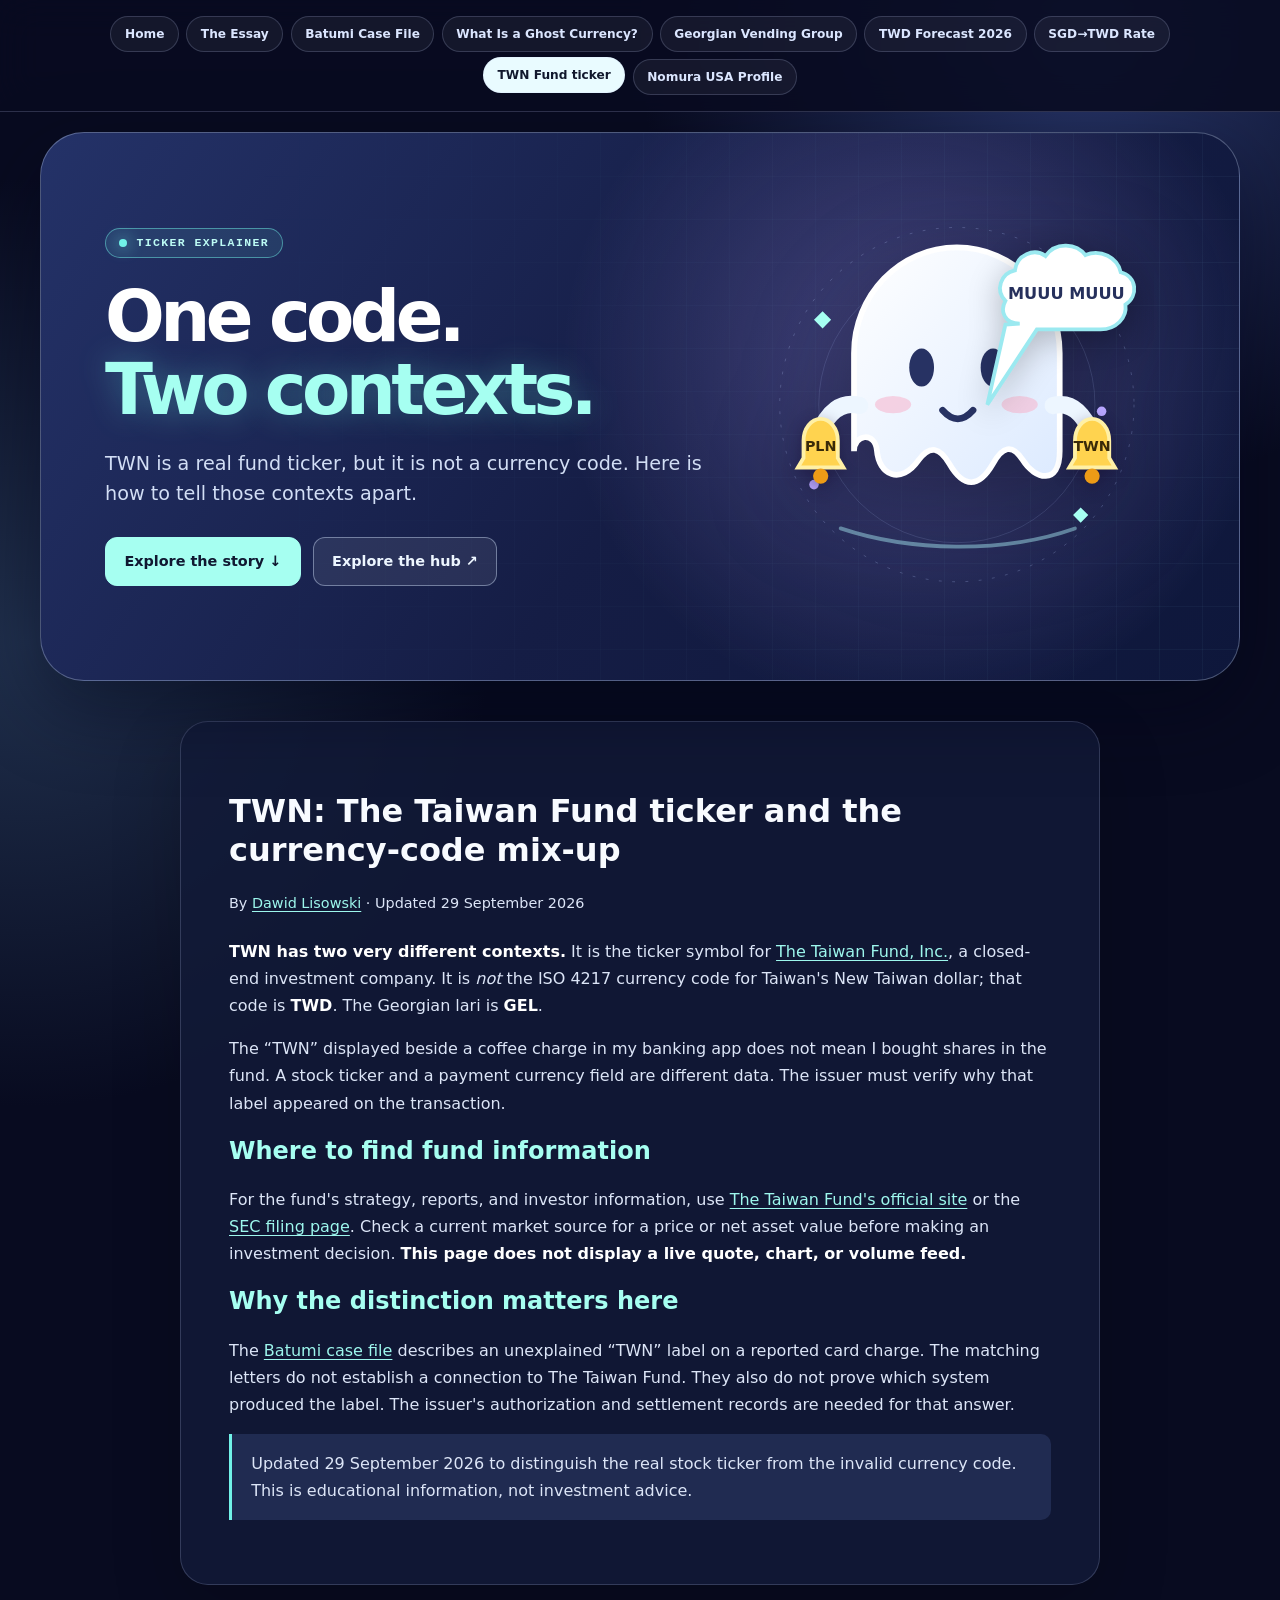
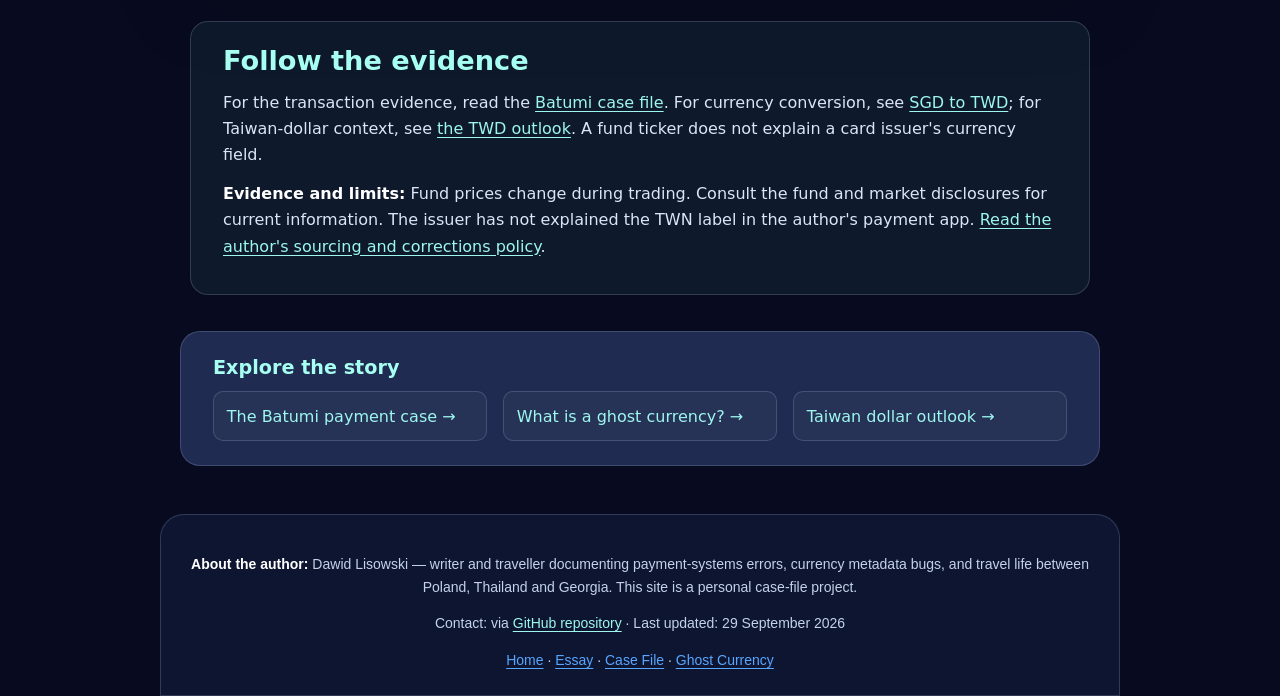
<file: TWNStockPriceLive.html>
<!DOCTYPE html>
<html lang="en">
<head>
<meta charset="UTF-8">
<meta name="viewport" content="width=device-width, initial-scale=1.0">
<title>TWN: The Taiwan Fund Ticker vs the Invalid Currency Code</title>
<meta name="description" content="TWN is the ticker for The Taiwan Fund, Inc., but it is not an ISO 4217 currency code. Learn the distinction and find the fund's official information.">
<link rel="canonical" href="https://dawidmillenium-design.github.io/Newtaiwandollargeorgia/TWNStockPriceLive.html">
<style>body{max-width:900px;margin:0 auto;padding:0 20px;font-family:-apple-system,BlinkMacSystemFont,"Segoe UI",Roboto,Arial,sans-serif;line-height:1.7;color:#1f2328;}img{max-width:100%;height:auto;}a{color:#0969da;}</style>
<link rel="stylesheet" href="https://dawidmillenium-design.github.io/Newtaiwandollargeorgia/ghost-cloud.css?v=20260929-editorial">
<script type="application/ld+json">{"@context":"https://schema.org","@type":"Article","headline":"TWN: The Taiwan Fund Ticker vs the Invalid Currency Code","author":{"@type":"Person","name":"Dawid Lisowski"},"mainEntityOfPage":"https://dawidmillenium-design.github.io/Newtaiwandollargeorgia/TWNStockPriceLive.html","dateModified":"2026-09-29"}</script>
</head>
<body class="ghost-theme">
<style>
.audit-nav{display:flex;flex-wrap:wrap;gap:8px 14px;padding:10px 16px;background:#161b22;border-bottom:1px solid #30363d;font:600 13px/1.6 -apple-system,BlinkMacSystemFont,"Segoe UI",Roboto,Arial,sans-serif;}
.audit-nav a{color:#58a6ff;text-decoration:none;padding:4px 10px;border-radius:6px;border:1px solid #30363d;}
.audit-nav a:hover{background:#1f6feb;color:#fff;}
@media print{.audit-nav{display:none;}}
</style>
<nav class="audit-nav" aria-label="Site navigation">
<a href="https://dawidmillenium-design.github.io/Newtaiwandollargeorgia/index.html">Home</a>
<a href="https://dawidmillenium-design.github.io/Newtaiwandollargeorgia/CurrencyThatNeverExisted.html">The Essay</a>
<a href="https://dawidmillenium-design.github.io/Newtaiwandollargeorgia/TheGhostCurrencyofBatumi.html">Batumi Case File</a>
<a href="https://dawidmillenium-design.github.io/Newtaiwandollargeorgia/WhatIsGhostCurrency.html">What Is a Ghost Currency?</a>
<a href="https://dawidmillenium-design.github.io/Newtaiwandollargeorgia/GeorgianVendingGroupLLC.html">Georgian Vending Group</a>
<a href="https://dawidmillenium-design.github.io/Newtaiwandollargeorgia/NewTaiwanDollarForecast2026.html">TWD Forecast 2026</a>
<a href="https://dawidmillenium-design.github.io/Newtaiwandollargeorgia/SGDtoTaiwanDollar.html">SGD→TWD Rate</a>
<a href="https://dawidmillenium-design.github.io/Newtaiwandollargeorgia/TWNStockPriceLive.html" aria-current="page">TWN Fund ticker</a>
<a href="https://dawidmillenium-design.github.io/Newtaiwandollargeorgia/NomuraAssetManagementUSAInc.html">Nomura USA Profile</a>
</nav>
<a class="ghost-skip" href="#story">Skip to content</a>
<section class="ghost-hero" aria-label="Site introduction"><div class="ghost-copy"><p class="ghost-eyebrow">TICKER EXPLAINER</p><p class="ghost-title">One code. <em>Two contexts.</em></p><p class="ghost-lead">TWN is a real fund ticker, but it is not a currency code. Here is how to tell those contexts apart.</p><div class="ghost-actions"><a href="#story">Explore the story ↓</a><a href="https://dawidmillenium-design.github.io/Newtaiwandollargeorgia/index.html">Explore the hub ↗</a></div></div><div class="ghost-art" aria-hidden="true"><svg viewBox="0 0 420 440" xmlns="http://www.w3.org/2000/svg"><defs><linearGradient id="ghost-fill" x1="0" y1="0" x2="1" y2="1"><stop stop-color="#fff"/><stop offset="1" stop-color="#dceaff"/></linearGradient><linearGradient id="coin-fill" x1="0" x2="1"><stop stop-color="#a6fff1"/><stop offset="1" stop-color="#9b91ff"/></linearGradient></defs><circle cx="213" cy="218" r="186" fill="none" stroke="#b5c9ff" stroke-opacity=".26" stroke-dasharray="3 11"/><circle cx="213" cy="218" r="145" fill="none" stroke="#b5c9ff" stroke-opacity=".15"/><path d="M105 267V164c0-61 48-111 108-111s108 50 108 111v103c0 36-26 30-39 9-11-17-21-14-31 4-15 26-31 26-46 0-10-17-20-20-32-4-19 27-42 16-44-10-2-20-24-17-24 1Z" fill="url(#ghost-fill)" stroke="#fff" stroke-width="6"/><ellipse cx="176" cy="179" rx="13" ry="20" fill="#273263"/><ellipse cx="251" cy="179" rx="13" ry="20" fill="#273263"/><path d="M198 224q16 18 32 0" fill="none" stroke="#273263" stroke-linecap="round" stroke-width="7"/><ellipse cx="146" cy="218" rx="19" ry="9" fill="#f7b9d1" opacity=".6"/><ellipse cx="279" cy="218" rx="19" ry="9" fill="#f7b9d1" opacity=".6"/><path d="m63 129 9 9 9-9-9-9zM335 334l8 8 8-8-8-8z" fill="#a6fff1"/><circle cx="63" cy="302" r="5" fill="#b8a6ff"/><circle cx="365" cy="225" r="5" fill="#b8a6ff"/><path d="M91 348c72 24 169 27 246 0" fill="none" stroke="#9ddde7" stroke-width="4" stroke-linecap="round" opacity=".5"/><g class="ghost-arms" fill="none" stroke="#edf6ff" stroke-width="18" stroke-linecap="round"><path d="M111 219 Q83 211 67 251"/><path d="M314 219 Q340 212 356 251"/></g><g class="ghost-bell ghost-bell-pln"><path d="M46 284h48l-6-10v-18c0-13-8-23-18-23s-18 10-18 23v18z" fill="#ffd34f" stroke="#fff0a5" stroke-width="4"/><circle cx="70" cy="293" r="8" fill="#ed9b16"/><text x="70" y="267" text-anchor="middle" font-family="ui-sans-serif,system-ui,sans-serif" font-size="15" font-weight="900" fill="#392a09">PLN</text></g><g class="ghost-bell ghost-bell-twn"><path d="M331 284h48l-6-10v-18c0-13-8-23-18-23s-18 10-18 23v18z" fill="#ffd34f" stroke="#fff0a5" stroke-width="4"/><circle cx="355" cy="293" r="8" fill="#ed9b16"/><text x="355" y="267" text-anchor="middle" font-family="ui-sans-serif,system-ui,sans-serif" font-size="15" font-weight="900" fill="#392a09">TWN</text></g><g class="ghost-speech"><path d="M279 133c-16 0-21-13-15-24-11-11-5-29 10-32 2-16 20-24 32-15 11-16 33-13 42-1 16-7 34 3 37 18 17 4 19 25 5 34 2 14-10 26-26 26h-67l-52 79 19-84z" fill="#fff" stroke="#9be9f0" stroke-width="4"/><text x="328" y="107" text-anchor="middle" font-family="ui-sans-serif,system-ui,sans-serif" font-size="17" font-weight="900" fill="#26305c">MUUU MUUU</text></g></svg></div></section>
<div id="story"></div>

<main>
<h1>TWN: The Taiwan Fund ticker and the currency-code mix-up</h1><p class="editorial-byline">By <a href="https://dawidmillenium-design.github.io/Newtaiwandollargeorgia/AboutAndMethodology.html">Dawid Lisowski</a> · Updated 29 September 2026</p>
<p><strong>TWN has two very different contexts.</strong> It is the ticker symbol for <a href="https://www.thetaiwanfund.com/">The Taiwan Fund, Inc.</a>, a closed-end investment company. It is <em>not</em> the ISO 4217 currency code for Taiwan's New Taiwan dollar; that code is <strong>TWD</strong>. The Georgian lari is <strong>GEL</strong>.</p>
<p>The “TWN” displayed beside a coffee charge in my banking app does not mean I bought shares in the fund. A stock ticker and a payment currency field are different data. The issuer must verify why that label appeared on the transaction.</p>
<h2>Where to find fund information</h2>
<p>For the fund's strategy, reports, and investor information, use <a href="https://www.thetaiwanfund.com/">The Taiwan Fund's official site</a> or the <a href="https://www.sec.gov/edgar/browse/?CIK=0000804123">SEC filing page</a>. Check a current market source for a price or net asset value before making an investment decision. <strong>This page does not display a live quote, chart, or volume feed.</strong></p>
<h2>Why the distinction matters here</h2>
<p>The <a href="https://dawidmillenium-design.github.io/Newtaiwandollargeorgia/TheGhostCurrencyofBatumi.html">Batumi case file</a> describes an unexplained “TWN” label on a reported card charge. The matching letters do not establish a connection to The Taiwan Fund. They also do not prove which system produced the label. The issuer's authorization and settlement records are needed for that answer.</p>
<p class="editorial-note">Updated 29 September 2026 to distinguish the real stock ticker from the invalid currency code. This is educational information, not investment advice.</p>
</main>

<section class="editorial-context" aria-label="Further reading and evidence"><h2>Follow the evidence</h2><p>For the transaction evidence, read the <a href="https://dawidmillenium-design.github.io/Newtaiwandollargeorgia/TheGhostCurrencyofBatumi.html">Batumi case file</a>. For currency conversion, see <a href="https://dawidmillenium-design.github.io/Newtaiwandollargeorgia/SGDtoTaiwanDollar.html">SGD to TWD</a>; for Taiwan-dollar context, see <a href="https://dawidmillenium-design.github.io/Newtaiwandollargeorgia/NewTaiwanDollarForecast2026.html">the TWD outlook</a>. A fund ticker does not explain a card issuer's currency field.</p><p><strong>Evidence and limits:</strong> Fund prices change during trading. Consult the fund and market disclosures for current information. The issuer has not explained the TWN label in the author's payment app. <a href="https://dawidmillenium-design.github.io/Newtaiwandollargeorgia/AboutAndMethodology.html">Read the author's sourcing and corrections policy</a>.</p></section>
<aside class="related-reading" aria-label="Related reading"><h2>Explore the story</h2><ul><li><a href="https://dawidmillenium-design.github.io/Newtaiwandollargeorgia/TheGhostCurrencyofBatumi.html">The Batumi payment case →</a></li><li><a href="https://dawidmillenium-design.github.io/Newtaiwandollargeorgia/WhatIsGhostCurrency.html">What is a ghost currency? →</a></li><li><a href="https://dawidmillenium-design.github.io/Newtaiwandollargeorgia/NewTaiwanDollarForecast2026.html">Taiwan dollar outlook →</a></li></ul></aside>
<footer class="audit-footer" style="margin-top:40px;padding:24px 16px;border-top:1px solid #30363d;background:#161b22;color:#8b949e;font:14px/1.6 -apple-system,BlinkMacSystemFont,'Segoe UI',Roboto,Arial,sans-serif;text-align:center;">
<p><strong>About the author:</strong> Dawid Lisowski — writer and traveller documenting payment-systems errors, currency metadata bugs, and travel life between Poland, Thailand and Georgia. This site is a personal case-file project.</p>
<p>Contact: via <a href="https://github.com/dawidmillenium-design/Newtaiwandollargeorgia" rel="nofollow noopener" target="_blank">GitHub repository</a> · Last updated: 29 September 2026</p>
<nav style="margin-top:10px;"><a href="https://dawidmillenium-design.github.io/Newtaiwandollargeorgia/index.html" style="color:#58a6ff;">Home</a> · <a href="https://dawidmillenium-design.github.io/Newtaiwandollargeorgia/CurrencyThatNeverExisted.html" style="color:#58a6ff;">Essay</a> · <a href="https://dawidmillenium-design.github.io/Newtaiwandollargeorgia/TheGhostCurrencyofBatumi.html" style="color:#58a6ff;">Case File</a> · <a href="https://dawidmillenium-design.github.io/Newtaiwandollargeorgia/WhatIsGhostCurrency.html" style="color:#58a6ff;">Ghost Currency</a></nav>
</footer>
</body>
</html>
</file>
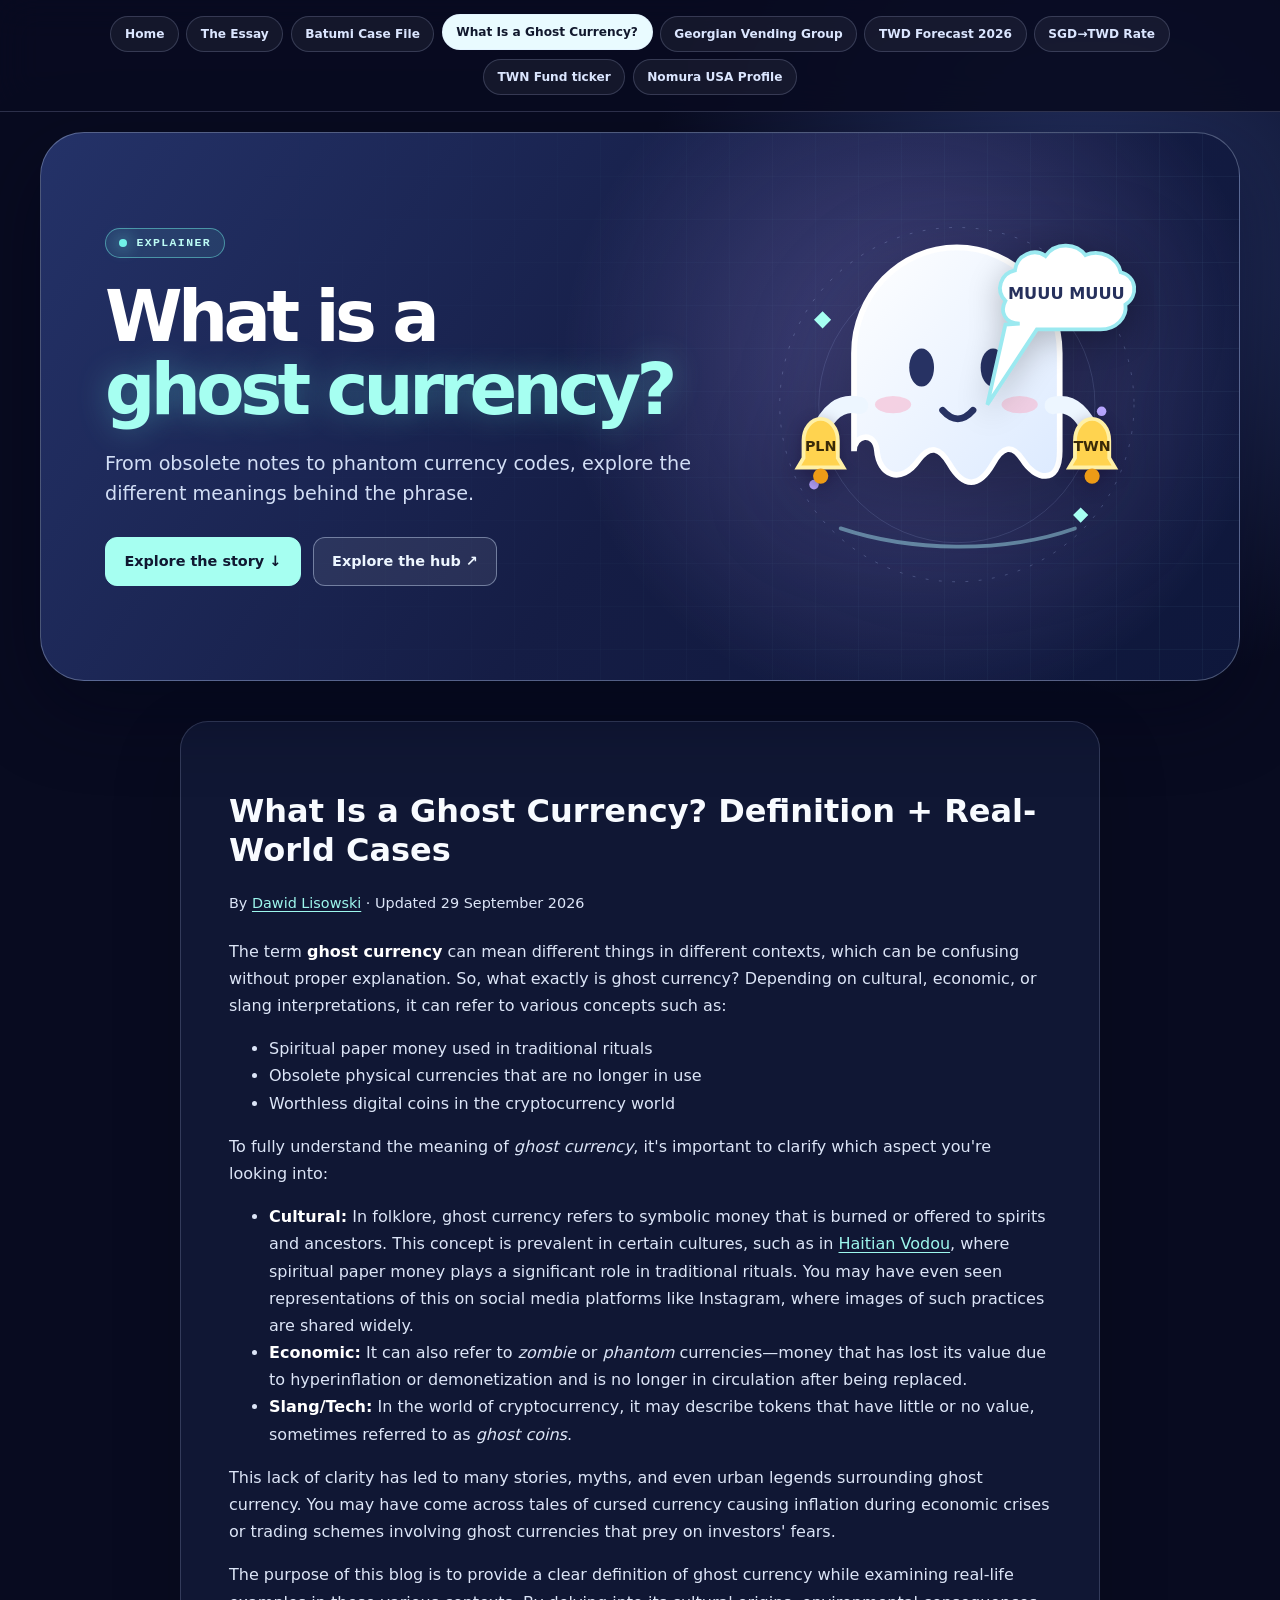
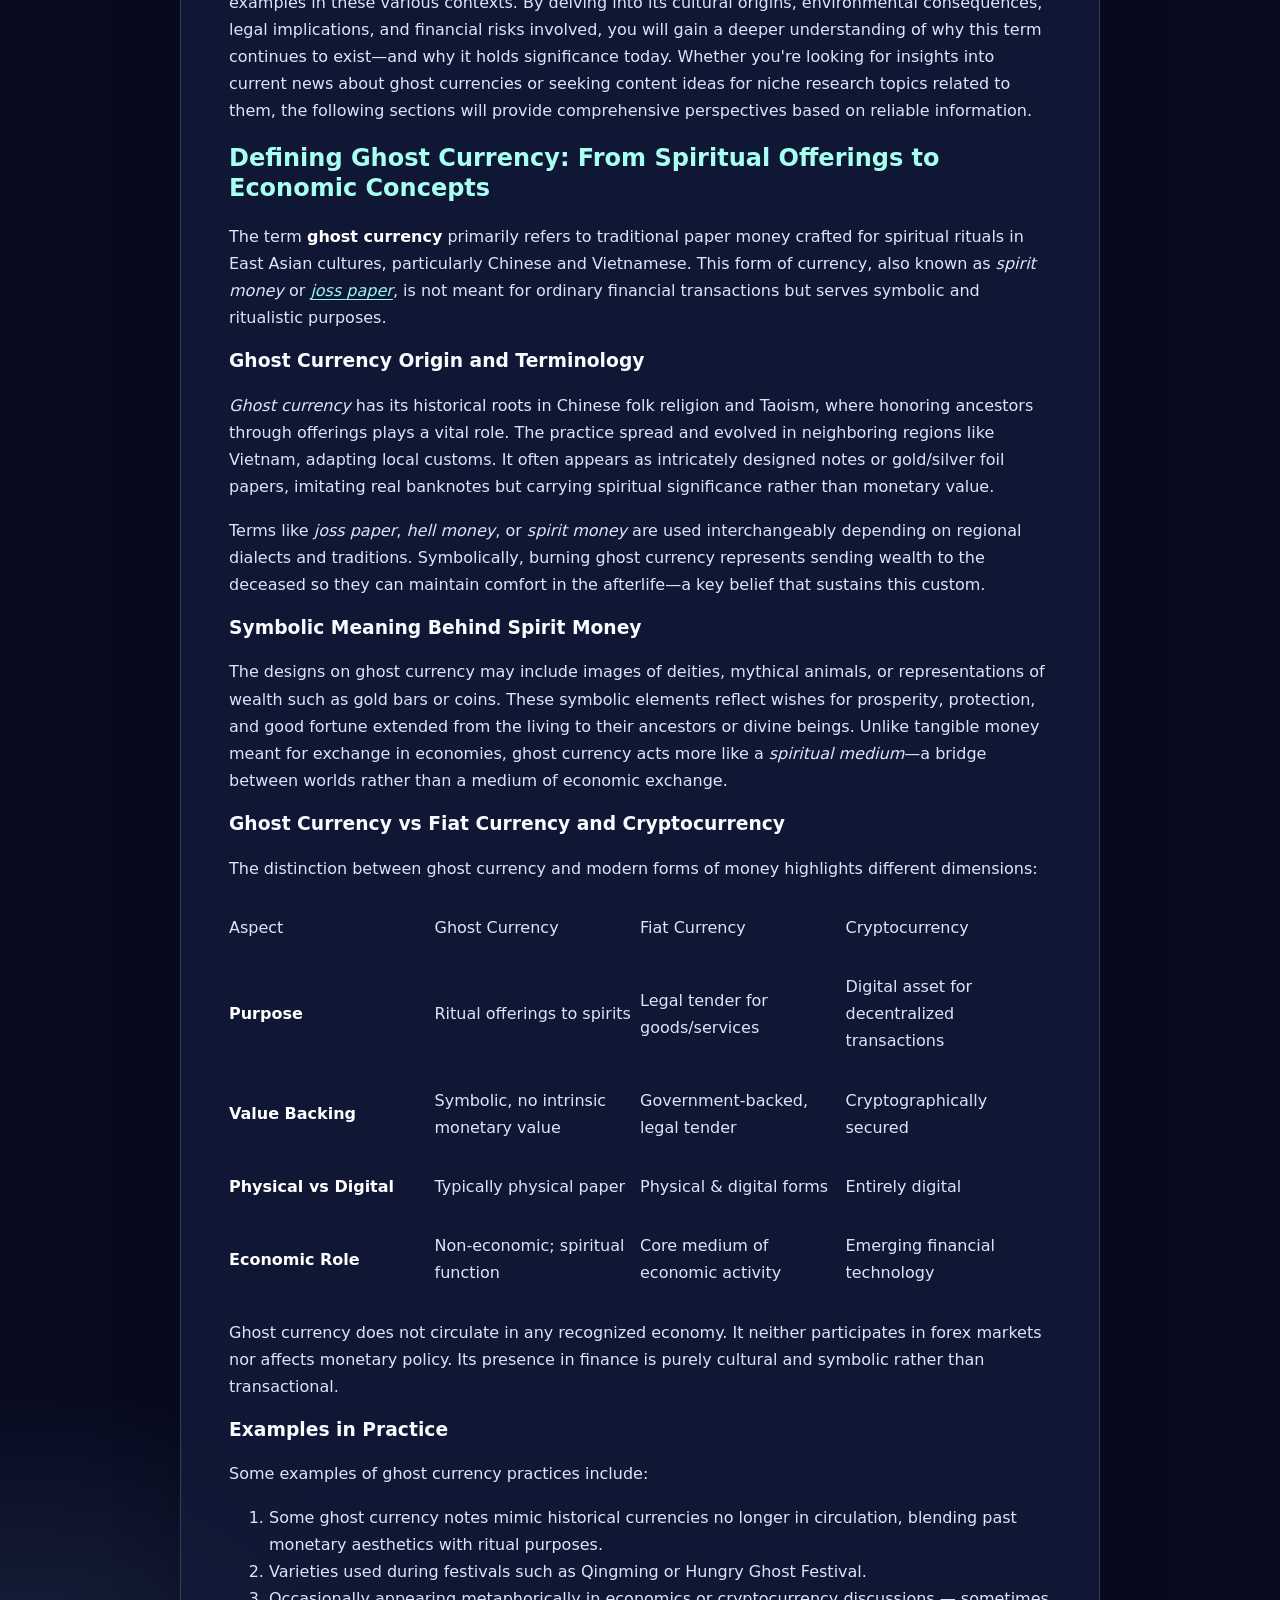
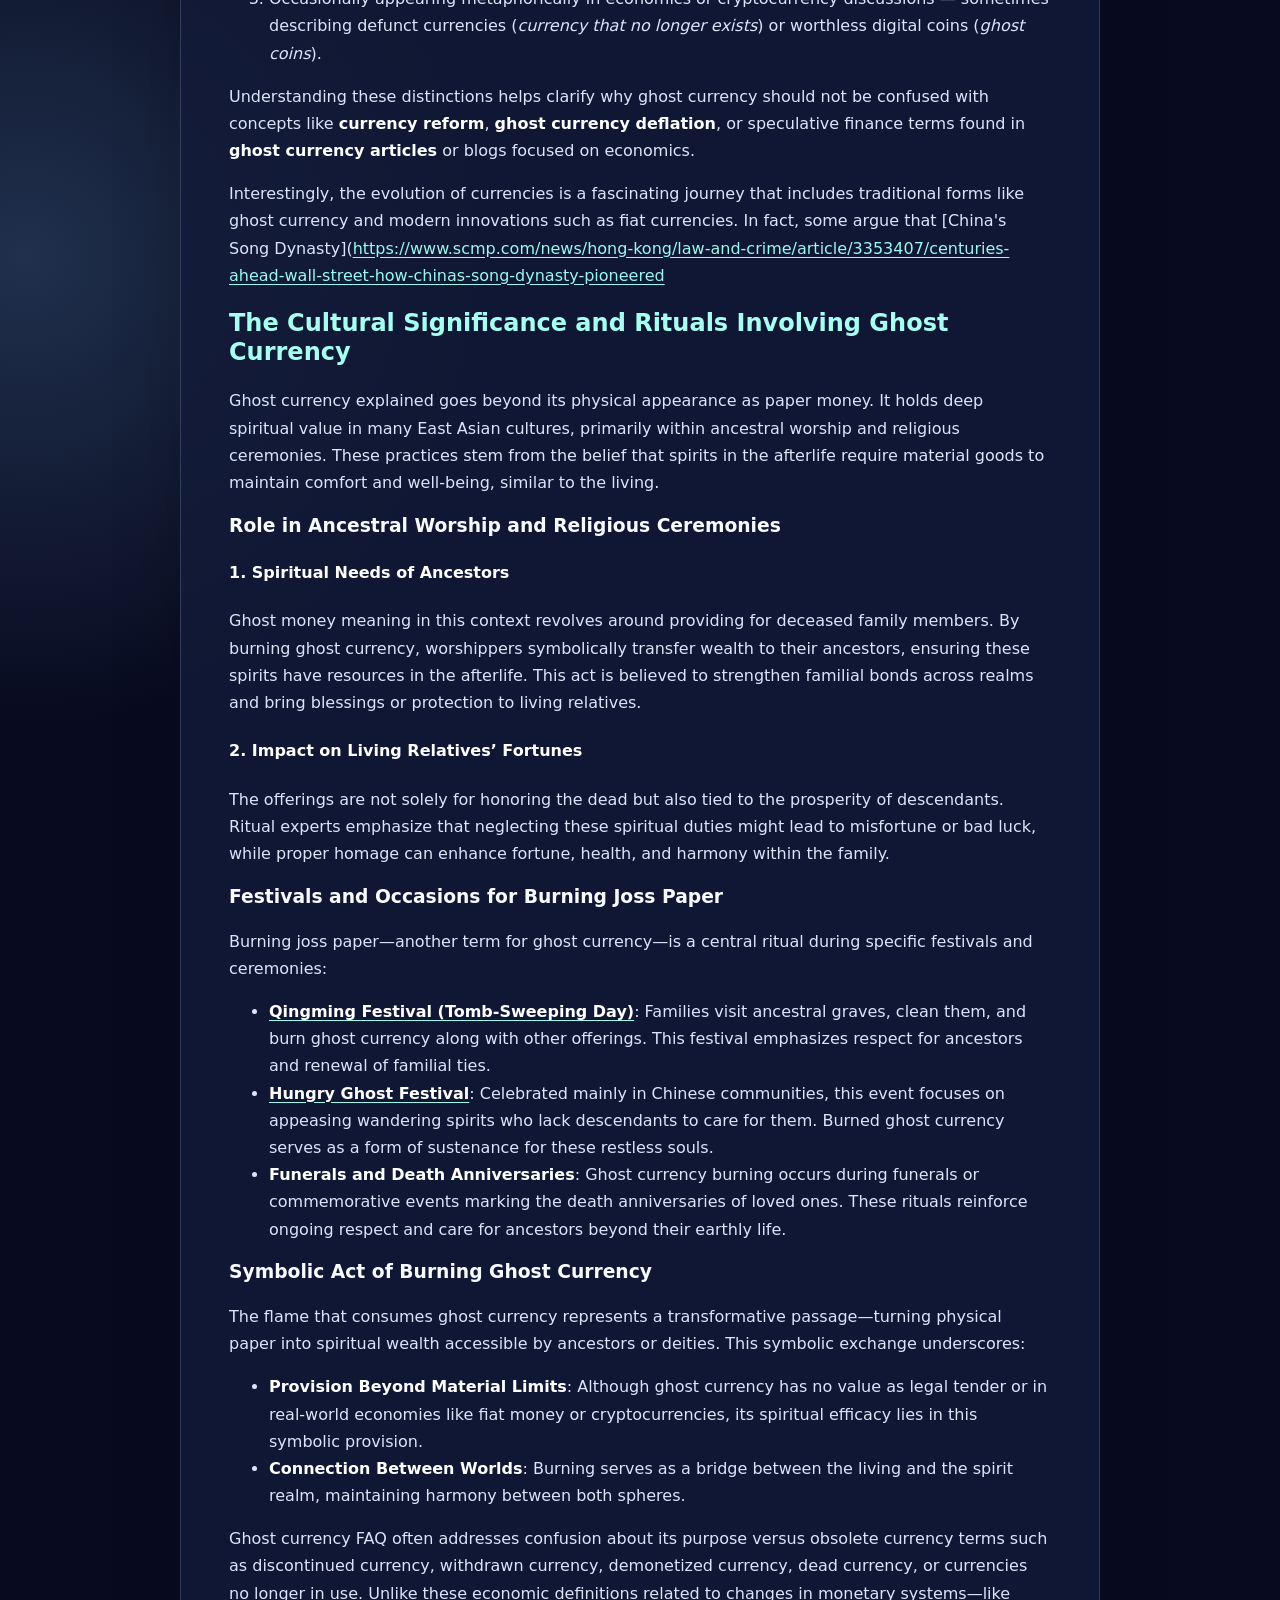
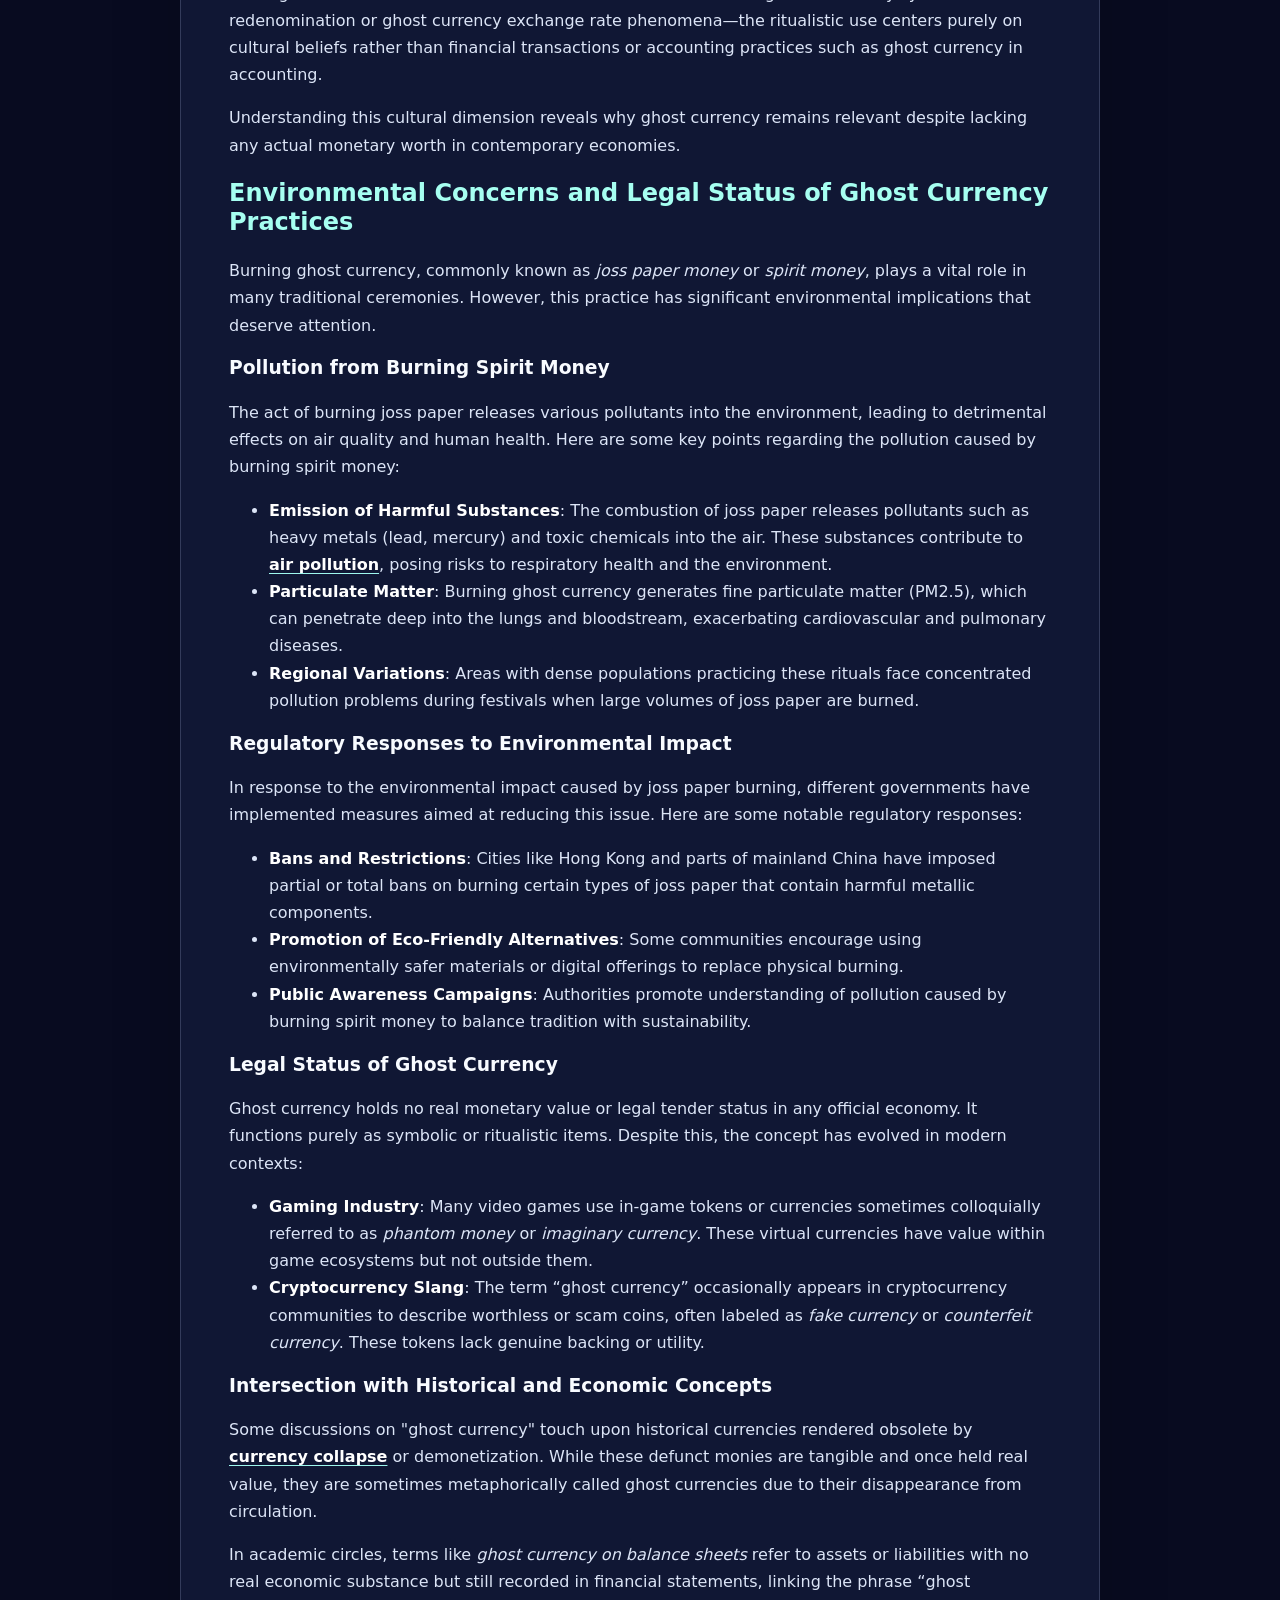
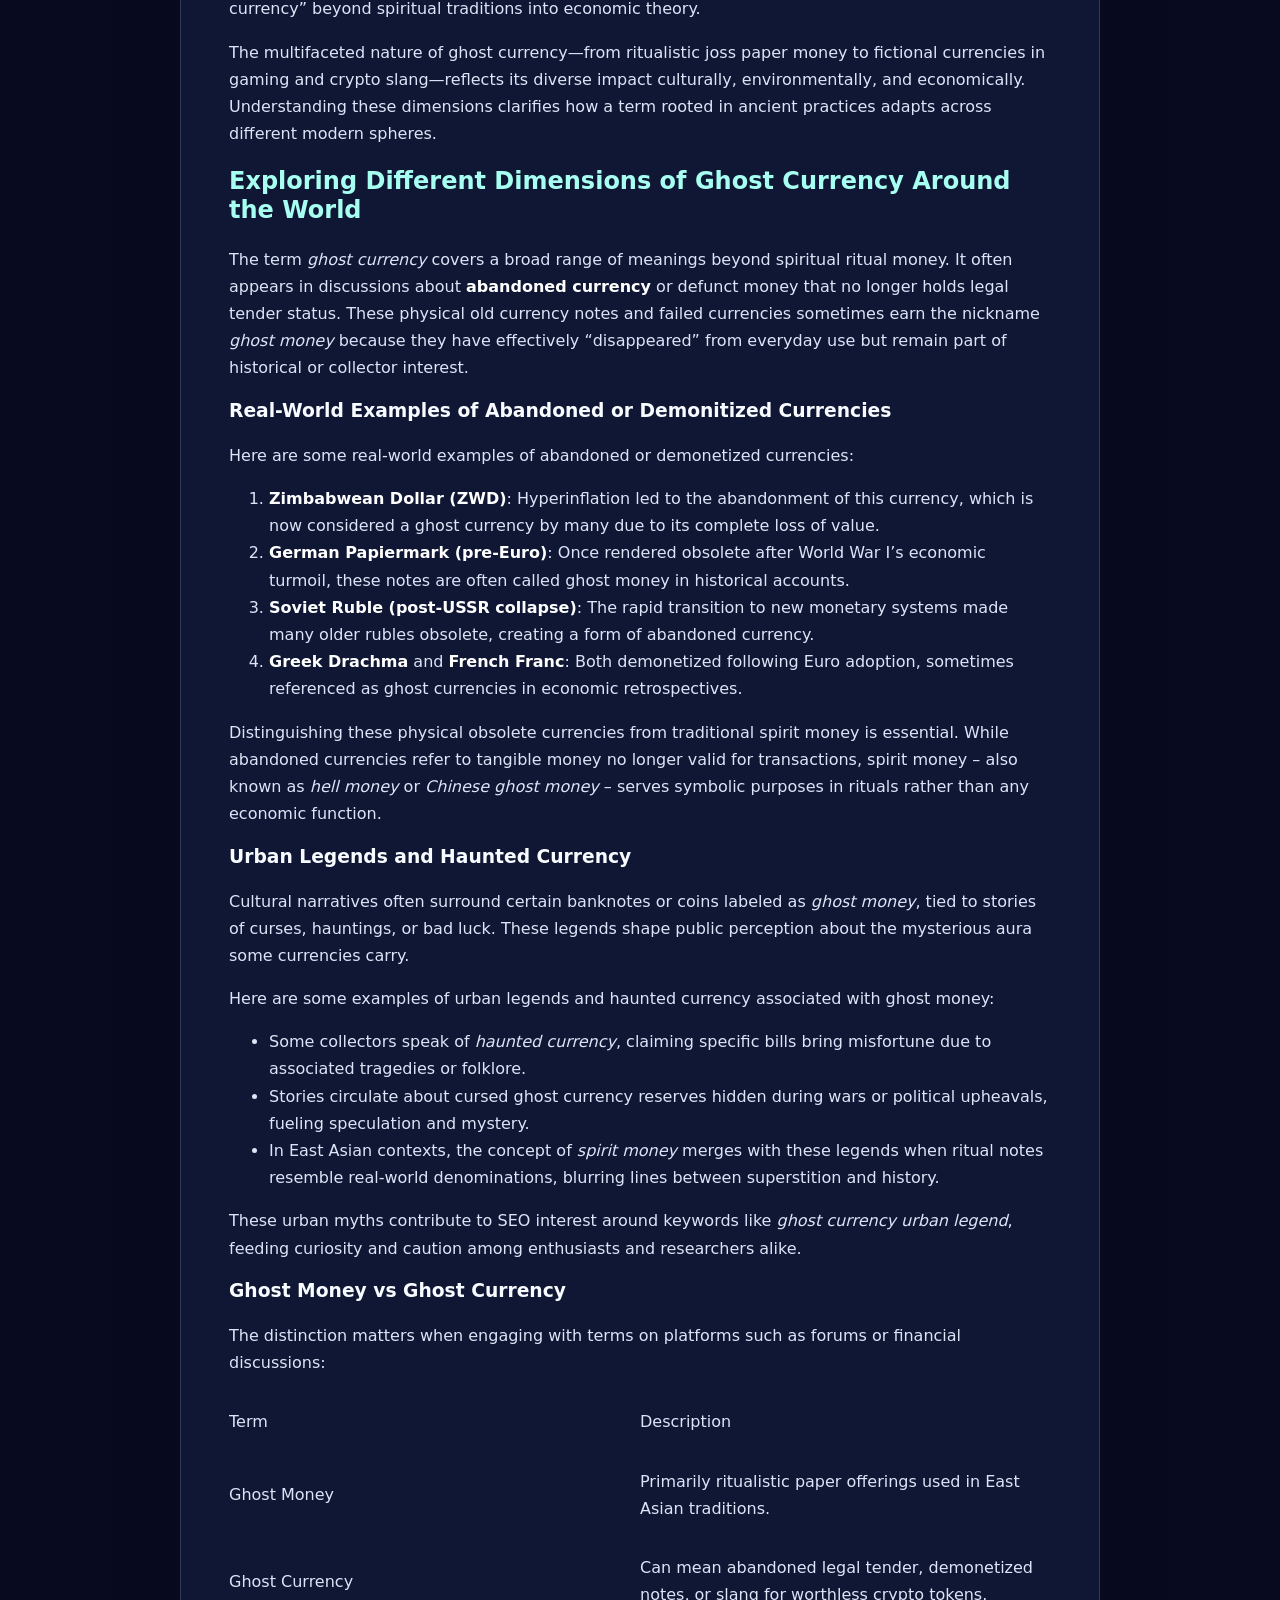
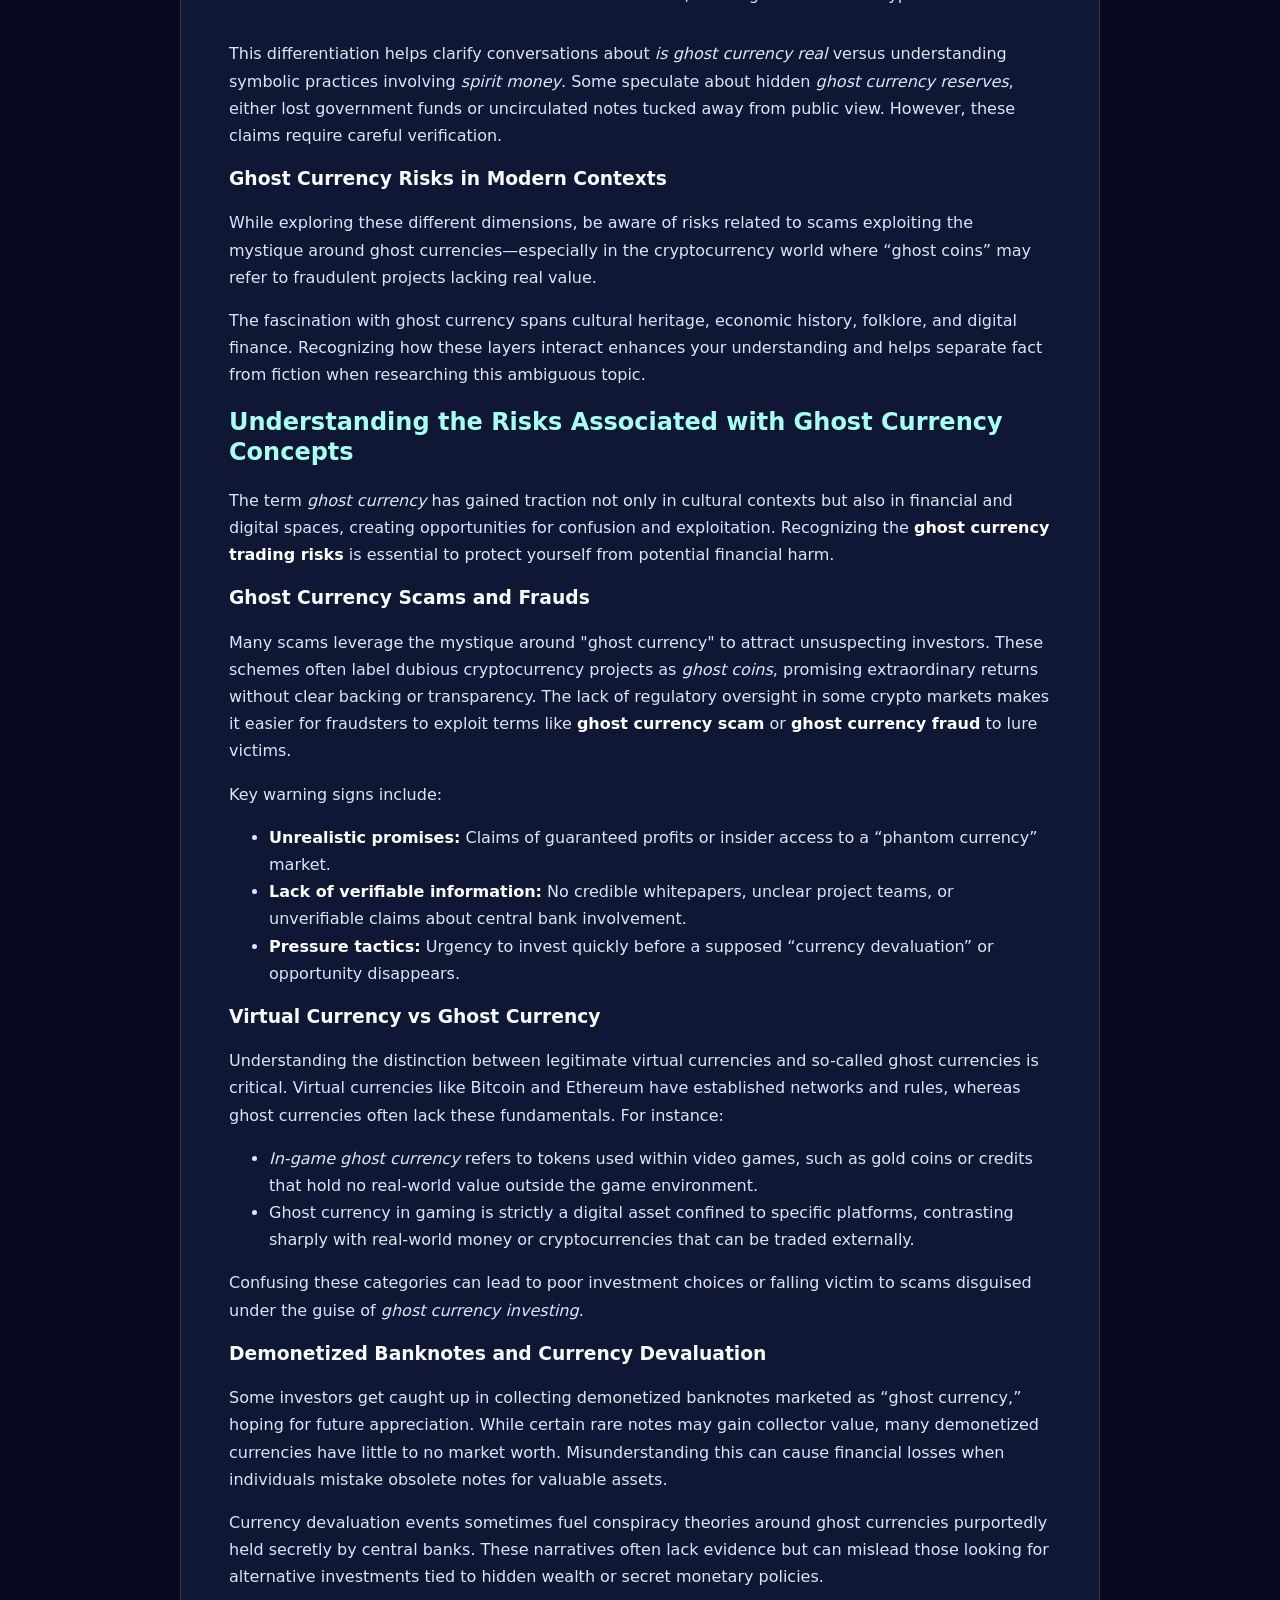
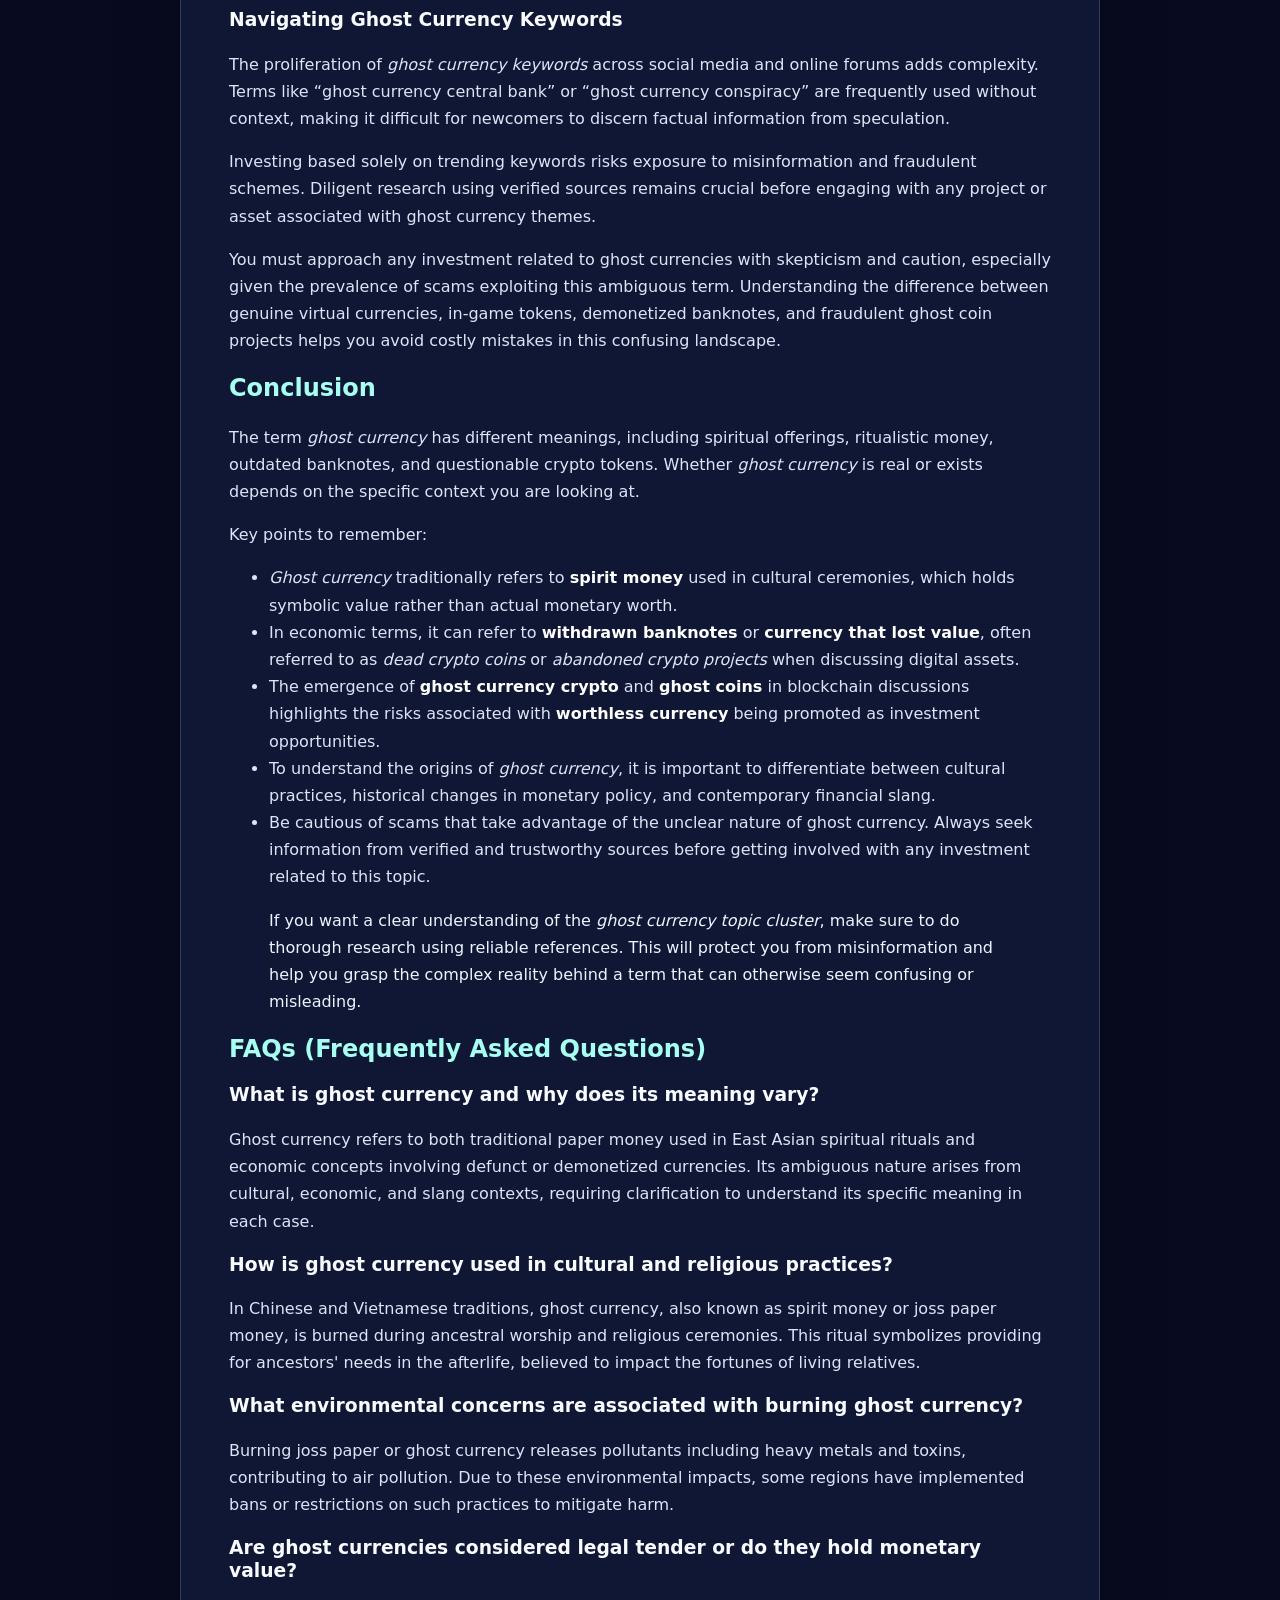
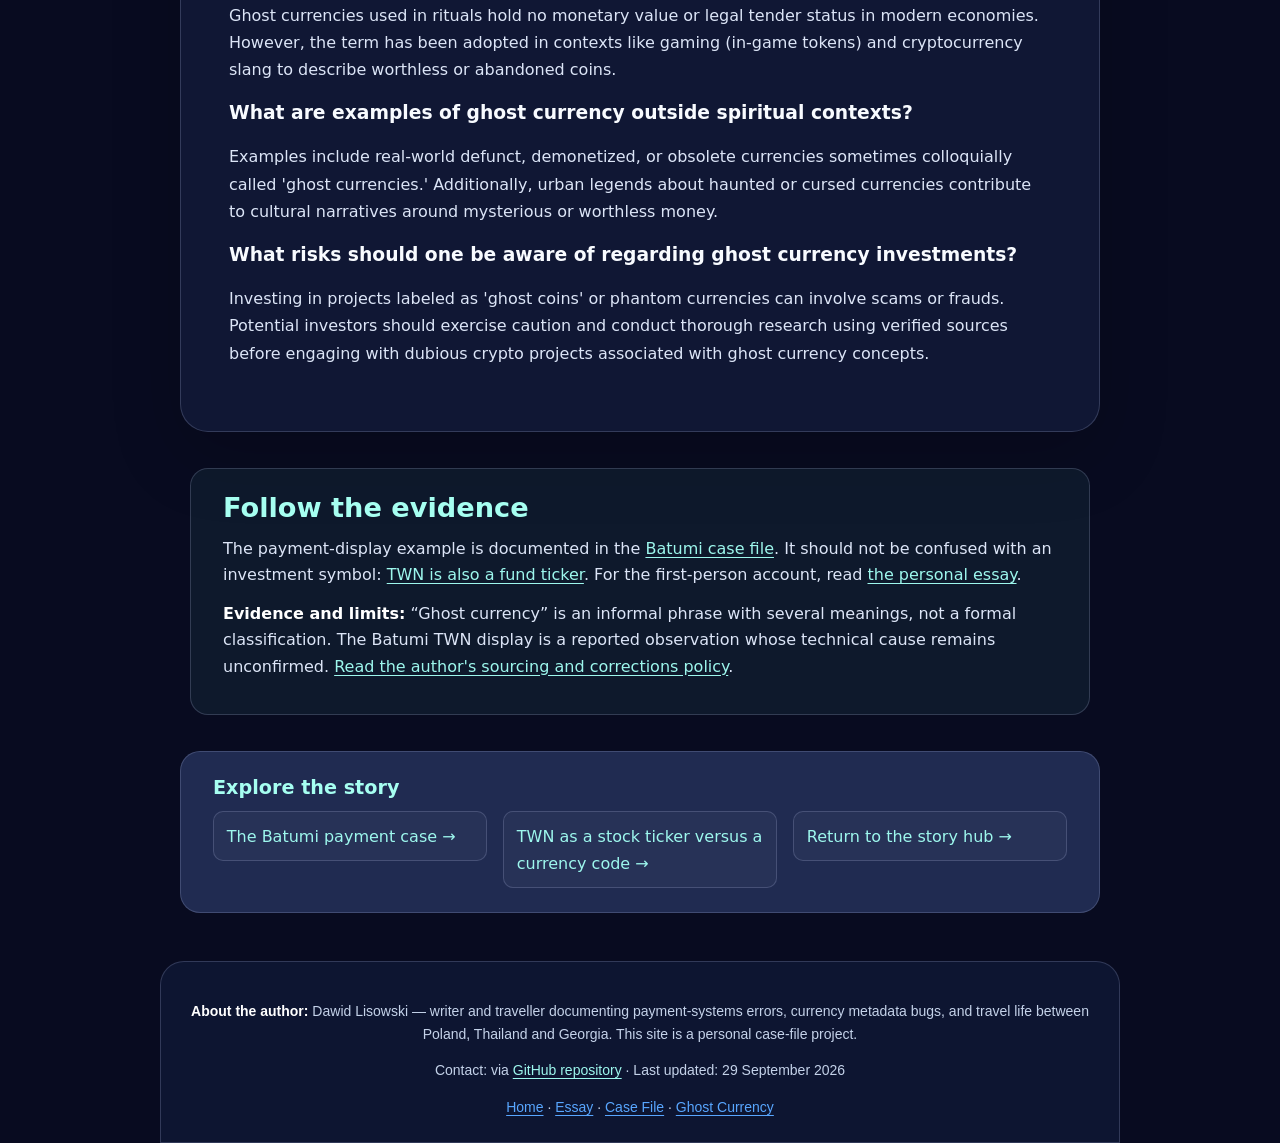
<file: WhatIsGhostCurrency.html>
<!DOCTYPE html>
<html lang="en">
<head>
<meta charset="UTF-8">
<meta name="viewport" content="width=device-width, initial-scale=1.0">
<title>What Is a Ghost Currency? Definition + Real-World Cases</title>
<meta name="description" content="What does 'ghost currency' mean? Definitions and real-world cases: spirit money, obsolete banknotes, dead crypto coins, and phantom ISO codes like TWN.">
<link rel="canonical" href="https://dawidmillenium-design.github.io/Newtaiwandollargeorgia/WhatIsGhostCurrency.html">
<style>body{max-width:900px;margin:0 auto;padding:0 20px;font-family:-apple-system,BlinkMacSystemFont,"Segoe UI",Roboto,Arial,sans-serif;line-height:1.7;color:#1f2328;}img{max-width:100%;height:auto;}a{color:#0969da;}</style>
<link rel="stylesheet" href="https://dawidmillenium-design.github.io/Newtaiwandollargeorgia/ghost-cloud.css?v=20260929-editorial">
<script type="application/ld+json">{"@context":"https://schema.org","@type":"Article","headline":"What Is a Ghost Currency?","author":{"@type":"Person","name":"Dawid Lisowski"},"mainEntityOfPage":"https://dawidmillenium-design.github.io/Newtaiwandollargeorgia/WhatIsGhostCurrency.html","dateModified":"2026-09-29"}</script>
</head>
<body class="ghost-theme">
<style>
.audit-nav{display:flex;flex-wrap:wrap;gap:8px 14px;padding:10px 16px;background:#161b22;border-bottom:1px solid #30363d;font:600 13px/1.6 -apple-system,BlinkMacSystemFont,"Segoe UI",Roboto,Arial,sans-serif;}
.audit-nav a{color:#58a6ff;text-decoration:none;padding:4px 10px;border-radius:6px;border:1px solid #30363d;}
.audit-nav a:hover{background:#1f6feb;color:#fff;}
@media print{.audit-nav{display:none;}}
</style>
<nav class="audit-nav" aria-label="Site navigation">
<a href="https://dawidmillenium-design.github.io/Newtaiwandollargeorgia/index.html">Home</a>
<a href="https://dawidmillenium-design.github.io/Newtaiwandollargeorgia/CurrencyThatNeverExisted.html">The Essay</a>
<a href="https://dawidmillenium-design.github.io/Newtaiwandollargeorgia/TheGhostCurrencyofBatumi.html">Batumi Case File</a>
<a href="https://dawidmillenium-design.github.io/Newtaiwandollargeorgia/WhatIsGhostCurrency.html" aria-current="page">What Is a Ghost Currency?</a>
<a href="https://dawidmillenium-design.github.io/Newtaiwandollargeorgia/GeorgianVendingGroupLLC.html">Georgian Vending Group</a>
<a href="https://dawidmillenium-design.github.io/Newtaiwandollargeorgia/NewTaiwanDollarForecast2026.html">TWD Forecast 2026</a>
<a href="https://dawidmillenium-design.github.io/Newtaiwandollargeorgia/SGDtoTaiwanDollar.html">SGD→TWD Rate</a>
<a href="https://dawidmillenium-design.github.io/Newtaiwandollargeorgia/TWNStockPriceLive.html">TWN Fund ticker</a>
<a href="https://dawidmillenium-design.github.io/Newtaiwandollargeorgia/NomuraAssetManagementUSAInc.html">Nomura USA Profile</a>
</nav>
<a class="ghost-skip" href="#story">Skip to content</a>
<section class="ghost-hero" aria-label="Site introduction"><div class="ghost-copy"><p class="ghost-eyebrow">EXPLAINER</p><p class="ghost-title">What is a <em>ghost currency?</em></p><p class="ghost-lead">From obsolete notes to phantom currency codes, explore the different meanings behind the phrase.</p><div class="ghost-actions"><a href="#story">Explore the story ↓</a><a href="https://dawidmillenium-design.github.io/Newtaiwandollargeorgia/index.html">Explore the hub ↗</a></div></div><div class="ghost-art" aria-hidden="true"><svg viewBox="0 0 420 440" xmlns="http://www.w3.org/2000/svg"><defs><linearGradient id="ghost-fill" x1="0" y1="0" x2="1" y2="1"><stop stop-color="#fff"/><stop offset="1" stop-color="#dceaff"/></linearGradient><linearGradient id="coin-fill" x1="0" x2="1"><stop stop-color="#a6fff1"/><stop offset="1" stop-color="#9b91ff"/></linearGradient></defs><circle cx="213" cy="218" r="186" fill="none" stroke="#b5c9ff" stroke-opacity=".26" stroke-dasharray="3 11"/><circle cx="213" cy="218" r="145" fill="none" stroke="#b5c9ff" stroke-opacity=".15"/><path d="M105 267V164c0-61 48-111 108-111s108 50 108 111v103c0 36-26 30-39 9-11-17-21-14-31 4-15 26-31 26-46 0-10-17-20-20-32-4-19 27-42 16-44-10-2-20-24-17-24 1Z" fill="url(#ghost-fill)" stroke="#fff" stroke-width="6"/><ellipse cx="176" cy="179" rx="13" ry="20" fill="#273263"/><ellipse cx="251" cy="179" rx="13" ry="20" fill="#273263"/><path d="M198 224q16 18 32 0" fill="none" stroke="#273263" stroke-linecap="round" stroke-width="7"/><ellipse cx="146" cy="218" rx="19" ry="9" fill="#f7b9d1" opacity=".6"/><ellipse cx="279" cy="218" rx="19" ry="9" fill="#f7b9d1" opacity=".6"/><path d="m63 129 9 9 9-9-9-9zM335 334l8 8 8-8-8-8z" fill="#a6fff1"/><circle cx="63" cy="302" r="5" fill="#b8a6ff"/><circle cx="365" cy="225" r="5" fill="#b8a6ff"/><path d="M91 348c72 24 169 27 246 0" fill="none" stroke="#9ddde7" stroke-width="4" stroke-linecap="round" opacity=".5"/><g class="ghost-arms" fill="none" stroke="#edf6ff" stroke-width="18" stroke-linecap="round"><path d="M111 219 Q83 211 67 251"/><path d="M314 219 Q340 212 356 251"/></g><g class="ghost-bell ghost-bell-pln"><path d="M46 284h48l-6-10v-18c0-13-8-23-18-23s-18 10-18 23v18z" fill="#ffd34f" stroke="#fff0a5" stroke-width="4"/><circle cx="70" cy="293" r="8" fill="#ed9b16"/><text x="70" y="267" text-anchor="middle" font-family="ui-sans-serif,system-ui,sans-serif" font-size="15" font-weight="900" fill="#392a09">PLN</text></g><g class="ghost-bell ghost-bell-twn"><path d="M331 284h48l-6-10v-18c0-13-8-23-18-23s-18 10-18 23v18z" fill="#ffd34f" stroke="#fff0a5" stroke-width="4"/><circle cx="355" cy="293" r="8" fill="#ed9b16"/><text x="355" y="267" text-anchor="middle" font-family="ui-sans-serif,system-ui,sans-serif" font-size="15" font-weight="900" fill="#392a09">TWN</text></g><g class="ghost-speech"><path d="M279 133c-16 0-21-13-15-24-11-11-5-29 10-32 2-16 20-24 32-15 11-16 33-13 42-1 16-7 34 3 37 18 17 4 19 25 5 34 2 14-10 26-26 26h-67l-52 79 19-84z" fill="#fff" stroke="#9be9f0" stroke-width="4"/><text x="328" y="107" text-anchor="middle" font-family="ui-sans-serif,system-ui,sans-serif" font-size="17" font-weight="900" fill="#26305c">MUUU MUUU</text></g></svg></div></section>
<div id="story"></div>

<main>
<h1>What Is a Ghost Currency? Definition + Real-World Cases</h1><p class="editorial-byline">By <a href="https://dawidmillenium-design.github.io/Newtaiwandollargeorgia/AboutAndMethodology.html">Dawid Lisowski</a> · Updated 29 September 2026</p><p>The term <strong>ghost currency</strong> can mean different things in different contexts, which can be confusing without proper explanation. So, what exactly is ghost currency? Depending on cultural, economic, or slang interpretations, it can refer to various concepts such as:</p><ul><li>Spiritual paper money used in traditional rituals</li><li>Obsolete physical currencies that are no longer in use</li><li>Worthless digital coins in the cryptocurrency world</li></ul><p>To fully understand the meaning of <em>ghost currency</em>, it's important to clarify which aspect you're looking into:</p><ul><li><strong>Cultural:</strong> In folklore, ghost currency refers to symbolic money that is burned or offered to spirits and ancestors. This concept is prevalent in certain cultures, such as in <a href="https://www.reddit.com/r/Anthropology/comments/254xy7/im_an_anthropologist_who_studies_haitian_vodou_ama/" rel="noopener noreferrer" target="_blank">Haitian Vodou</a>, where spiritual paper money plays a significant role in traditional rituals. You may have even seen representations of this on social media platforms like Instagram, where images of such practices are shared widely.</li><li><strong>Economic:</strong> It can also refer to <em>zombie</em> or <em>phantom</em> currencies—money that has lost its value due to hyperinflation or demonetization and is no longer in circulation after being replaced.</li><li><strong>Slang/Tech:</strong> In the world of cryptocurrency, it may describe tokens that have little or no value, sometimes referred to as <em>ghost coins</em>.</li></ul><p>This lack of clarity has led to many stories, myths, and even urban legends surrounding ghost currency. You may have come across tales of cursed currency causing inflation during economic crises or trading schemes involving ghost currencies that prey on investors' fears.</p><p>The purpose of this blog is to provide a clear definition of ghost currency while examining real-life examples in these various contexts. By delving into its cultural origins, environmental consequences, legal implications, and financial risks involved, you will gain a deeper understanding of why this term continues to exist—and why it holds significance today. Whether you're looking for insights into current news about ghost currencies or seeking content ideas for niche research topics related to them, the following sections will provide comprehensive perspectives based on reliable information.</p><h2>Defining Ghost Currency: From Spiritual Offerings to Economic Concepts</h2><p>The term <strong>ghost currency</strong> primarily refers to traditional paper money crafted for spiritual rituals in East Asian cultures, particularly Chinese and Vietnamese. This form of currency, also known as <em>spirit money</em> or <a href="https://en.wikipedia.org/wiki/Hell_money" rel="noopener noreferrer" target="_blank"><em>joss paper</em></a>, is not meant for ordinary financial transactions but serves symbolic and ritualistic purposes.</p><h3>Ghost Currency Origin and Terminology</h3><p><em>Ghost currency</em> has its historical roots in Chinese folk religion and Taoism, where honoring ancestors through offerings plays a vital role. The practice spread and evolved in neighboring regions like Vietnam, adapting local customs. It often appears as intricately designed notes or gold/silver foil papers, imitating real banknotes but carrying spiritual significance rather than monetary value.</p><p>Terms like <em>joss paper</em>, <em>hell money</em>, or <em>spirit money</em> are used interchangeably depending on regional dialects and traditions. Symbolically, burning ghost currency represents sending wealth to the deceased so they can maintain comfort in the afterlife—a key belief that sustains this custom.</p><h3>Symbolic Meaning Behind Spirit Money</h3><p>The designs on ghost currency may include images of deities, mythical animals, or representations of wealth such as gold bars or coins. These symbolic elements reflect wishes for prosperity, protection, and good fortune extended from the living to their ancestors or divine beings. Unlike tangible money meant for exchange in economies, ghost currency acts more like a <em>spiritual medium</em>—a bridge between worlds rather than a medium of economic exchange.</p><h3>Ghost Currency vs Fiat Currency and Cryptocurrency</h3><p>The distinction between ghost currency and modern forms of money highlights different dimensions:</p><p class="ql-table-wrapper" data-table-id="3i7dlrf2h7m"><table data-table-id="3i7dlrf2h7m" class="ql-table" cellpadding="0" cellspacing="0" data-full=""><colgroup><col width="25%" data-full="true" data-table-id="3i7dlrf2h7m" data-col-id="f5vdpdgt21f" contenteditable="false"><col width="25%" data-full="true" data-table-id="3i7dlrf2h7m" data-col-id="2v0t00qm7en" contenteditable="false"><col width="25%" data-full="true" data-table-id="3i7dlrf2h7m" data-col-id="v86i7iz7u2" contenteditable="false"><col width="25%" data-full="true" data-table-id="3i7dlrf2h7m" data-col-id="tziof52ue4b" contenteditable="false"></colgroup><tbody><tr class="ql-table-row" data-row-id="q85dv2nu31i"><td class="ql-table-cell" data-row-id="q85dv2nu31i" data-col-id="f5vdpdgt21f" rowspan="1" colspan="1" style=""><p class="ql-table-cell-inner" data-table-id="3i7dlrf2h7m" data-row-id="q85dv2nu31i" data-col-id="f5vdpdgt21f" data-rowspan="1" data-colspan="1"></p><p>  Aspect</p><p></p></td><td class="ql-table-cell" data-row-id="q85dv2nu31i" data-col-id="2v0t00qm7en" rowspan="1" colspan="1" style=""><p class="ql-table-cell-inner" data-table-id="3i7dlrf2h7m" data-row-id="q85dv2nu31i" data-col-id="2v0t00qm7en" data-rowspan="1" data-colspan="1"></p><p> Ghost Currency</p><p></p></td><td class="ql-table-cell" data-row-id="q85dv2nu31i" data-col-id="v86i7iz7u2" rowspan="1" colspan="1" style=""><p class="ql-table-cell-inner" data-table-id="3i7dlrf2h7m" data-row-id="q85dv2nu31i" data-col-id="v86i7iz7u2" data-rowspan="1" data-colspan="1"></p><p> Fiat Currency</p><p></p></td><td class="ql-table-cell" data-row-id="q85dv2nu31i" data-col-id="tziof52ue4b" rowspan="1" colspan="1" style=""><p class="ql-table-cell-inner" data-table-id="3i7dlrf2h7m" data-row-id="q85dv2nu31i" data-col-id="tziof52ue4b" data-rowspan="1" data-colspan="1"></p><p> Cryptocurrency</p><p></p></td></tr><tr class="ql-table-row" data-row-id="s21ekuibss"><td class="ql-table-cell" data-row-id="s21ekuibss" data-col-id="f5vdpdgt21f" rowspan="1" colspan="1" style=""><p class="ql-table-cell-inner" data-table-id="3i7dlrf2h7m" data-row-id="s21ekuibss" data-col-id="f5vdpdgt21f" data-rowspan="1" data-colspan="1"></p><p>   <strong>Purpose</strong></p><p></p></td><td class="ql-table-cell" data-row-id="s21ekuibss" data-col-id="2v0t00qm7en" rowspan="1" colspan="1" style=""><p class="ql-table-cell-inner" data-table-id="3i7dlrf2h7m" data-row-id="s21ekuibss" data-col-id="2v0t00qm7en" data-rowspan="1" data-colspan="1"></p><p> Ritual offerings to spirits</p><p></p></td><td class="ql-table-cell" data-row-id="s21ekuibss" data-col-id="v86i7iz7u2" rowspan="1" colspan="1" style=""><p class="ql-table-cell-inner" data-table-id="3i7dlrf2h7m" data-row-id="s21ekuibss" data-col-id="v86i7iz7u2" data-rowspan="1" data-colspan="1"></p><p> Legal tender for goods/services</p><p></p></td><td class="ql-table-cell" data-row-id="s21ekuibss" data-col-id="tziof52ue4b" rowspan="1" colspan="1" style=""><p class="ql-table-cell-inner" data-table-id="3i7dlrf2h7m" data-row-id="s21ekuibss" data-col-id="tziof52ue4b" data-rowspan="1" data-colspan="1"></p><p> Digital asset for decentralized transactions</p><p></p></td></tr><tr class="ql-table-row" data-row-id="a4q61kdphug"><td class="ql-table-cell" data-row-id="a4q61kdphug" data-col-id="f5vdpdgt21f" rowspan="1" colspan="1" style=""><p class="ql-table-cell-inner" data-table-id="3i7dlrf2h7m" data-row-id="a4q61kdphug" data-col-id="f5vdpdgt21f" data-rowspan="1" data-colspan="1"></p><p>   <strong>Value Backing</strong></p><p></p></td><td class="ql-table-cell" data-row-id="a4q61kdphug" data-col-id="2v0t00qm7en" rowspan="1" colspan="1" style=""><p class="ql-table-cell-inner" data-table-id="3i7dlrf2h7m" data-row-id="a4q61kdphug" data-col-id="2v0t00qm7en" data-rowspan="1" data-colspan="1"></p><p> Symbolic, no intrinsic monetary value</p><p></p></td><td class="ql-table-cell" data-row-id="a4q61kdphug" data-col-id="v86i7iz7u2" rowspan="1" colspan="1" style=""><p class="ql-table-cell-inner" data-table-id="3i7dlrf2h7m" data-row-id="a4q61kdphug" data-col-id="v86i7iz7u2" data-rowspan="1" data-colspan="1"></p><p> Government-backed, legal tender</p><p></p></td><td class="ql-table-cell" data-row-id="a4q61kdphug" data-col-id="tziof52ue4b" rowspan="1" colspan="1" style=""><p class="ql-table-cell-inner" data-table-id="3i7dlrf2h7m" data-row-id="a4q61kdphug" data-col-id="tziof52ue4b" data-rowspan="1" data-colspan="1"></p><p> Cryptographically secured</p><p></p></td></tr><tr class="ql-table-row" data-row-id="oku0x5ntnf"><td class="ql-table-cell" data-row-id="oku0x5ntnf" data-col-id="f5vdpdgt21f" rowspan="1" colspan="1" style=""><p class="ql-table-cell-inner" data-table-id="3i7dlrf2h7m" data-row-id="oku0x5ntnf" data-col-id="f5vdpdgt21f" data-rowspan="1" data-colspan="1"></p><p>   <strong>Physical vs Digital</strong></p><p></p></td><td class="ql-table-cell" data-row-id="oku0x5ntnf" data-col-id="2v0t00qm7en" rowspan="1" colspan="1" style=""><p class="ql-table-cell-inner" data-table-id="3i7dlrf2h7m" data-row-id="oku0x5ntnf" data-col-id="2v0t00qm7en" data-rowspan="1" data-colspan="1"></p><p> Typically physical paper</p><p></p></td><td class="ql-table-cell" data-row-id="oku0x5ntnf" data-col-id="v86i7iz7u2" rowspan="1" colspan="1" style=""><p class="ql-table-cell-inner" data-table-id="3i7dlrf2h7m" data-row-id="oku0x5ntnf" data-col-id="v86i7iz7u2" data-rowspan="1" data-colspan="1"></p><p> Physical &amp; digital forms</p><p></p></td><td class="ql-table-cell" data-row-id="oku0x5ntnf" data-col-id="tziof52ue4b" rowspan="1" colspan="1" style=""><p class="ql-table-cell-inner" data-table-id="3i7dlrf2h7m" data-row-id="oku0x5ntnf" data-col-id="tziof52ue4b" data-rowspan="1" data-colspan="1"></p><p> Entirely digital</p><p></p></td></tr><tr class="ql-table-row" data-row-id="ylo25yo80u"><td class="ql-table-cell" data-row-id="ylo25yo80u" data-col-id="f5vdpdgt21f" rowspan="1" colspan="1" style=""><p class="ql-table-cell-inner" data-table-id="3i7dlrf2h7m" data-row-id="ylo25yo80u" data-col-id="f5vdpdgt21f" data-rowspan="1" data-colspan="1"></p><p>   <strong>Economic Role</strong></p><p></p></td><td class="ql-table-cell" data-row-id="ylo25yo80u" data-col-id="2v0t00qm7en" rowspan="1" colspan="1" style=""><p class="ql-table-cell-inner" data-table-id="3i7dlrf2h7m" data-row-id="ylo25yo80u" data-col-id="2v0t00qm7en" data-rowspan="1" data-colspan="1"></p><p> Non-economic; spiritual function</p><p></p></td><td class="ql-table-cell" data-row-id="ylo25yo80u" data-col-id="v86i7iz7u2" rowspan="1" colspan="1" style=""><p class="ql-table-cell-inner" data-table-id="3i7dlrf2h7m" data-row-id="ylo25yo80u" data-col-id="v86i7iz7u2" data-rowspan="1" data-colspan="1"></p><p> Core medium of economic activity</p><p></p></td><td class="ql-table-cell" data-row-id="ylo25yo80u" data-col-id="tziof52ue4b" rowspan="1" colspan="1" style=""><p class="ql-table-cell-inner" data-table-id="3i7dlrf2h7m" data-row-id="ylo25yo80u" data-col-id="tziof52ue4b" data-rowspan="1" data-colspan="1"></p><p> Emerging financial technology</p><p></p></td></tr></tbody></table></p><p>   Ghost currency does not circulate in any recognized economy. It neither participates in forex markets nor affects monetary policy. Its presence in finance is purely cultural and symbolic rather than transactional.</p><h3>Examples in Practice</h3><p>Some examples of ghost currency practices include:</p><ol><li>Some ghost currency notes mimic historical currencies no longer in circulation, blending past monetary aesthetics with ritual purposes.</li><li>Varieties used during festivals such as Qingming or Hungry Ghost Festival.</li><li>Occasionally appearing metaphorically in economics or cryptocurrency discussions — sometimes describing defunct currencies (<em>currency that no longer exists</em>) or worthless digital coins (<em>ghost coins</em>).</li></ol><p>Understanding these distinctions helps clarify why ghost currency should not be confused with concepts like <strong>currency reform</strong>, <strong>ghost currency deflation</strong>, or speculative finance terms found in <strong>ghost currency articles</strong> or blogs focused on economics.</p><p>Interestingly, the evolution of currencies is a fascinating journey that includes traditional forms like ghost currency and modern innovations such as fiat currencies. In fact, some argue that [China's Song Dynasty](<a href="https://www.scmp.com/news/hong-kong/law-and-crime/article/3353407/centuries-ahead-wall-street-how-chinas-song-dynasty-pioneered" rel="noopener noreferrer" target="_blank">https://www.scmp.com/news/hong-kong/law-and-crime/article/3353407/centuries-ahead-wall-street-how-chinas-song-dynasty-pioneered</a></p><h2>The Cultural Significance and Rituals Involving Ghost Currency</h2><p>Ghost currency explained goes beyond its physical appearance as paper money. It holds deep spiritual value in many East Asian cultures, primarily within ancestral worship and religious ceremonies. These practices stem from the belief that spirits in the afterlife require material goods to maintain comfort and well-being, similar to the living.</p><h3>Role in Ancestral Worship and Religious Ceremonies</h3><h4><strong>1. Spiritual Needs of Ancestors</strong></h4><p>Ghost money meaning in this context revolves around providing for deceased family members. By burning ghost currency, worshippers symbolically transfer wealth to their ancestors, ensuring these spirits have resources in the afterlife. This act is believed to strengthen familial bonds across realms and bring blessings or protection to living relatives.</p><h4><strong>2. Impact on Living Relatives’ Fortunes</strong></h4><p>The offerings are not solely for honoring the dead but also tied to the prosperity of descendants. Ritual experts emphasize that neglecting these spiritual duties might lead to misfortune or bad luck, while proper homage can enhance fortune, health, and harmony within the family.</p><h3>Festivals and Occasions for Burning Joss Paper</h3><p>Burning joss paper—another term for ghost currency—is a central ritual during specific festivals and ceremonies:</p><ul><li><a href="https://www.cbc.ca/kids/articles/what-is-qingming-festival" rel="noopener noreferrer" target="_blank"><strong>Qingming Festival (Tomb-Sweeping Day)</strong></a>: Families visit ancestral graves, clean them, and burn ghost currency along with other offerings. This festival emphasizes respect for ancestors and renewal of familial ties.</li><li><a href="https://certifiedlanguages.com/blog/celebrating-death-from-dia-de-los-muertos-to-the-hungry-ghost-festival/" rel="noopener noreferrer" target="_blank"><strong>Hungry Ghost Festival</strong></a>: Celebrated mainly in Chinese communities, this event focuses on appeasing wandering spirits who lack descendants to care for them. Burned ghost currency serves as a form of sustenance for these restless souls.</li><li><strong>Funerals and Death Anniversaries</strong>: Ghost currency burning occurs during funerals or commemorative events marking the death anniversaries of loved ones. These rituals reinforce ongoing respect and care for ancestors beyond their earthly life.</li></ul><h3>Symbolic Act of Burning Ghost Currency</h3><p>The flame that consumes ghost currency represents a transformative passage—turning physical paper into spiritual wealth accessible by ancestors or deities. This symbolic exchange underscores:</p><ul><li><strong>Provision Beyond Material Limits</strong>: Although ghost currency has no value as legal tender or in real-world economies like fiat money or cryptocurrencies, its spiritual efficacy lies in this symbolic provision.</li><li><strong>Connection Between Worlds</strong>: Burning serves as a bridge between the living and the spirit realm, maintaining harmony between both spheres.</li></ul><p>Ghost currency FAQ often addresses confusion about its purpose versus obsolete currency terms such as discontinued currency, withdrawn currency, demonetized currency, dead currency, or currencies no longer in use. Unlike these economic definitions related to changes in monetary systems—like redenomination or ghost currency exchange rate phenomena—the ritualistic use centers purely on cultural beliefs rather than financial transactions or accounting practices such as ghost currency in accounting.</p><p>Understanding this cultural dimension reveals why ghost currency remains relevant despite lacking any actual monetary worth in contemporary economies.</p><h2>Environmental Concerns and Legal Status of Ghost Currency Practices</h2><p>Burning ghost currency, commonly known as <em>joss paper money</em> or <em>spirit money</em>, plays a vital role in many traditional ceremonies. However, this practice has significant environmental implications that deserve attention.</p><h3>Pollution from Burning Spirit Money</h3><p>The act of burning joss paper releases various pollutants into the environment, leading to detrimental effects on air quality and human health. Here are some key points regarding the pollution caused by burning spirit money:</p><ul><li><strong>Emission of Harmful Substances</strong>: The combustion of joss paper releases pollutants such as heavy metals (lead, mercury) and toxic chemicals into the air. These substances contribute to <a href="https://www.clarity.io/blog/a-deep-dive-economic-impacts-of-air-pollution" rel="noopener noreferrer" target="_blank"><strong>air pollution</strong></a>, posing risks to respiratory health and the environment.</li><li><strong>Particulate Matter</strong>: Burning ghost currency generates fine particulate matter (PM2.5), which can penetrate deep into the lungs and bloodstream, exacerbating cardiovascular and pulmonary diseases.</li><li><strong>Regional Variations</strong>: Areas with dense populations practicing these rituals face concentrated pollution problems during festivals when large volumes of joss paper are burned.</li></ul><h3>Regulatory Responses to Environmental Impact</h3><p>In response to the environmental impact caused by joss paper burning, different governments have implemented measures aimed at reducing this issue. Here are some notable regulatory responses:</p><ul><li><strong>Bans and Restrictions</strong>: Cities like Hong Kong and parts of mainland China have imposed partial or total bans on burning certain types of joss paper that contain harmful metallic components.</li><li><strong>Promotion of Eco-Friendly Alternatives</strong>: Some communities encourage using environmentally safer materials or digital offerings to replace physical burning.</li><li><strong>Public Awareness Campaigns</strong>: Authorities promote understanding of pollution caused by burning spirit money to balance tradition with sustainability.</li></ul><h3>Legal Status of Ghost Currency</h3><p>Ghost currency holds no real monetary value or legal tender status in any official economy. It functions purely as symbolic or ritualistic items. Despite this, the concept has evolved in modern contexts:</p><ul><li><strong>Gaming Industry</strong>: Many video games use in-game tokens or currencies sometimes colloquially referred to as <em>phantom money</em> or <em>imaginary currency</em>. These virtual currencies have value within game ecosystems but not outside them.</li><li><strong>Cryptocurrency Slang</strong>: The term “ghost currency” occasionally appears in cryptocurrency communities to describe worthless or scam coins, often labeled as <em>fake currency</em> or <em>counterfeit currency</em>. These tokens lack genuine backing or utility.</li></ul><h3>Intersection with Historical and Economic Concepts</h3><p>Some discussions on "ghost currency" touch upon historical currencies rendered obsolete by <a href="https://www.meforum.org/mef-observer/the-year-in-review-irans-deepening-economic-crisis" rel="noopener noreferrer" target="_blank"><strong>currency collapse</strong></a> or demonetization. While these defunct monies are tangible and once held real value, they are sometimes metaphorically called ghost currencies due to their disappearance from circulation.</p><p>In academic circles, terms like <em>ghost currency on balance sheets</em> refer to assets or liabilities with no real economic substance but still recorded in financial statements, linking the phrase “ghost currency” beyond spiritual traditions into economic theory.</p><p>The multifaceted nature of ghost currency—from ritualistic joss paper money to fictional currencies in gaming and crypto slang—reflects its diverse impact culturally, environmentally, and economically. Understanding these dimensions clarifies how a term rooted in ancient practices adapts across different modern spheres.</p><h2>Exploring Different Dimensions of Ghost Currency Around the World</h2><p>The term <em>ghost currency</em> covers a broad range of meanings beyond spiritual ritual money. It often appears in discussions about <strong>abandoned currency</strong> or defunct money that no longer holds legal tender status. These physical old currency notes and failed currencies sometimes earn the nickname <em>ghost money</em> because they have effectively “disappeared” from everyday use but remain part of historical or collector interest.</p><h3>Real-World Examples of Abandoned or Demonitized Currencies</h3><p>Here are some real-world examples of abandoned or demonetized currencies:</p><ol><li><strong>Zimbabwean Dollar (ZWD)</strong>: Hyperinflation led to the abandonment of this currency, which is now considered a ghost currency by many due to its complete loss of value.</li><li><strong>German Papiermark (pre-Euro)</strong>: Once rendered obsolete after World War I’s economic turmoil, these notes are often called ghost money in historical accounts.</li><li><strong>Soviet Ruble (post-USSR collapse)</strong>: The rapid transition to new monetary systems made many older rubles obsolete, creating a form of abandoned currency.</li><li><strong>Greek Drachma</strong> and <strong>French Franc</strong>: Both demonetized following Euro adoption, sometimes referenced as ghost currencies in economic retrospectives.</li></ol><p>Distinguishing these physical obsolete currencies from traditional spirit money is essential. While abandoned currencies refer to tangible money no longer valid for transactions, spirit money – also known as <em>hell money</em> or <em>Chinese ghost money</em> – serves symbolic purposes in rituals rather than any economic function.</p><h3>Urban Legends and Haunted Currency</h3><p>Cultural narratives often surround certain banknotes or coins labeled as <em>ghost money</em>, tied to stories of curses, hauntings, or bad luck. These legends shape public perception about the mysterious aura some currencies carry.</p><p>Here are some examples of urban legends and haunted currency associated with ghost money:</p><ul><li>Some collectors speak of <em>haunted currency</em>, claiming specific bills bring misfortune due to associated tragedies or folklore.</li><li>Stories circulate about cursed ghost currency reserves hidden during wars or political upheavals, fueling speculation and mystery.</li><li>In East Asian contexts, the concept of <em>spirit money</em> merges with these legends when ritual notes resemble real-world denominations, blurring lines between superstition and history.</li></ul><p>These urban myths contribute to SEO interest around keywords like <em>ghost currency urban legend</em>, feeding curiosity and caution among enthusiasts and researchers alike.</p><h3>Ghost Money vs Ghost Currency</h3><p>The distinction matters when engaging with terms on platforms such as forums or financial discussions:</p><p class="ql-table-wrapper" data-table-id="qslykrr2u3"><table data-table-id="qslykrr2u3" class="ql-table" cellpadding="0" cellspacing="0" data-full=""><colgroup><col width="50%" data-full="true" data-table-id="qslykrr2u3" data-col-id="ddxftwa3p0u" contenteditable="false"><col width="50%" data-full="true" data-table-id="qslykrr2u3" data-col-id="yl02komatu" contenteditable="false"></colgroup><tbody><tr class="ql-table-row" data-row-id="w1532q6q5l"><td class="ql-table-cell" data-row-id="w1532q6q5l" data-col-id="ddxftwa3p0u" rowspan="1" colspan="1" style=""><p class="ql-table-cell-inner" data-table-id="qslykrr2u3" data-row-id="w1532q6q5l" data-col-id="ddxftwa3p0u" data-rowspan="1" data-colspan="1"></p><p>  Term</p><p></p></td><td class="ql-table-cell" data-row-id="w1532q6q5l" data-col-id="yl02komatu" rowspan="1" colspan="1" style=""><p class="ql-table-cell-inner" data-table-id="qslykrr2u3" data-row-id="w1532q6q5l" data-col-id="yl02komatu" data-rowspan="1" data-colspan="1"></p><p> Description</p><p></p></td></tr><tr class="ql-table-row" data-row-id="q4bj6lh5198"><td class="ql-table-cell" data-row-id="q4bj6lh5198" data-col-id="ddxftwa3p0u" rowspan="1" colspan="1" style=""><p class="ql-table-cell-inner" data-table-id="qslykrr2u3" data-row-id="q4bj6lh5198" data-col-id="ddxftwa3p0u" data-rowspan="1" data-colspan="1"></p><p>   Ghost Money</p><p></p></td><td class="ql-table-cell" data-row-id="q4bj6lh5198" data-col-id="yl02komatu" rowspan="1" colspan="1" style=""><p class="ql-table-cell-inner" data-table-id="qslykrr2u3" data-row-id="q4bj6lh5198" data-col-id="yl02komatu" data-rowspan="1" data-colspan="1"></p><p> Primarily ritualistic paper offerings used in East Asian traditions.</p><p></p></td></tr><tr class="ql-table-row" data-row-id="6j7bosq396o"><td class="ql-table-cell" data-row-id="6j7bosq396o" data-col-id="ddxftwa3p0u" rowspan="1" colspan="1" style=""><p class="ql-table-cell-inner" data-table-id="qslykrr2u3" data-row-id="6j7bosq396o" data-col-id="ddxftwa3p0u" data-rowspan="1" data-colspan="1"></p><p>   Ghost Currency</p><p></p></td><td class="ql-table-cell" data-row-id="6j7bosq396o" data-col-id="yl02komatu" rowspan="1" colspan="1" style=""><p class="ql-table-cell-inner" data-table-id="qslykrr2u3" data-row-id="6j7bosq396o" data-col-id="yl02komatu" data-rowspan="1" data-colspan="1"></p><p> Can mean abandoned legal tender, demonetized notes, or slang for worthless crypto tokens.</p><p></p></td></tr></tbody></table></p><p>   This differentiation helps clarify conversations about <em>is ghost currency real</em> versus understanding symbolic practices involving <em>spirit money</em>. Some speculate about hidden <em>ghost currency reserves</em>, either lost government funds or uncirculated notes tucked away from public view. However, these claims require careful verification.</p><h3>Ghost Currency Risks in Modern Contexts</h3><p>While exploring these different dimensions, be aware of risks related to scams exploiting the mystique around ghost currencies—especially in the cryptocurrency world where “ghost coins” may refer to fraudulent projects lacking real value.</p><p>The fascination with ghost currency spans cultural heritage, economic history, folklore, and digital finance. Recognizing how these layers interact enhances your understanding and helps separate fact from fiction when researching this ambiguous topic.</p><h2>Understanding the Risks Associated with Ghost Currency Concepts</h2><p>The term <em>ghost currency</em> has gained traction not only in cultural contexts but also in financial and digital spaces, creating opportunities for confusion and exploitation. Recognizing the <strong>ghost currency trading risks</strong> is essential to protect yourself from potential financial harm.</p><h3>Ghost Currency Scams and Frauds</h3><p>Many scams leverage the mystique around "ghost currency" to attract unsuspecting investors. These schemes often label dubious cryptocurrency projects as <em>ghost coins</em>, promising extraordinary returns without clear backing or transparency. The lack of regulatory oversight in some crypto markets makes it easier for fraudsters to exploit terms like <strong>ghost currency scam</strong> or <strong>ghost currency fraud</strong> to lure victims.</p><p>Key warning signs include:</p><ul><li><strong>Unrealistic promises:</strong> Claims of guaranteed profits or insider access to a “phantom currency” market.</li><li><strong>Lack of verifiable information:</strong> No credible whitepapers, unclear project teams, or unverifiable claims about central bank involvement.</li><li><strong>Pressure tactics:</strong> Urgency to invest quickly before a supposed “currency devaluation” or opportunity disappears.</li></ul><h3>Virtual Currency vs Ghost Currency</h3><p>Understanding the distinction between legitimate virtual currencies and so-called ghost currencies is critical. Virtual currencies like Bitcoin and Ethereum have established networks and rules, whereas ghost currencies often lack these fundamentals. For instance:</p><ul><li><em>In-game ghost currency</em> refers to tokens used within video games, such as gold coins or credits that hold no real-world value outside the game environment.</li><li>Ghost currency in gaming is strictly a digital asset confined to specific platforms, contrasting sharply with real-world money or cryptocurrencies that can be traded externally.</li></ul><p>Confusing these categories can lead to poor investment choices or falling victim to scams disguised under the guise of <em>ghost currency investing</em>.</p><h3>Demonetized Banknotes and Currency Devaluation</h3><p>Some investors get caught up in collecting demonetized banknotes marketed as “ghost currency,” hoping for future appreciation. While certain rare notes may gain collector value, many demonetized currencies have little to no market worth. Misunderstanding this can cause financial losses when individuals mistake obsolete notes for valuable assets.</p><p>Currency devaluation events sometimes fuel conspiracy theories around ghost currencies purportedly held secretly by central banks. These narratives often lack evidence but can mislead those looking for alternative investments tied to hidden wealth or secret monetary policies.</p><h3>Navigating Ghost Currency Keywords</h3><p>The proliferation of <em>ghost currency keywords</em> across social media and online forums adds complexity. Terms like “ghost currency central bank” or “ghost currency conspiracy” are frequently used without context, making it difficult for newcomers to discern factual information from speculation.</p><p>Investing based solely on trending keywords risks exposure to misinformation and fraudulent schemes. Diligent research using verified sources remains crucial before engaging with any project or asset associated with ghost currency themes.</p><p>You must approach any investment related to ghost currencies with skepticism and caution, especially given the prevalence of scams exploiting this ambiguous term. Understanding the difference between genuine virtual currencies, in-game tokens, demonetized banknotes, and fraudulent ghost coin projects helps you avoid costly mistakes in this confusing landscape.</p><h2>Conclusion</h2><p>The term <em>ghost currency</em> has different meanings, including spiritual offerings, ritualistic money, outdated banknotes, and questionable crypto tokens. Whether <em>ghost currency</em> is real or exists depends on the specific context you are looking at.</p><p>Key points to remember:</p><ul><li><em>Ghost currency</em> traditionally refers to <strong>spirit money</strong> used in cultural ceremonies, which holds symbolic value rather than actual monetary worth.</li><li>In economic terms, it can refer to <strong>withdrawn banknotes</strong> or <strong>currency that lost value</strong>, often referred to as <em>dead crypto coins</em> or <em>abandoned crypto projects</em> when discussing digital assets.</li><li>The emergence of <strong>ghost currency crypto</strong> and <strong>ghost coins</strong> in blockchain discussions highlights the risks associated with <strong>worthless currency</strong> being promoted as investment opportunities.</li><li>To understand the origins of <em>ghost currency</em>, it is important to differentiate between cultural practices, historical changes in monetary policy, and contemporary financial slang.</li><li>Be cautious of scams that take advantage of the unclear nature of ghost currency. Always seek information from verified and trustworthy sources before getting involved with any investment related to this topic.</li></ul><blockquote>If you want a clear understanding of the <em>ghost currency topic cluster</em>, make sure to do thorough research using reliable references. This will protect you from misinformation and help you grasp the complex reality behind a term that can otherwise seem confusing or misleading.</blockquote><h2>FAQs (Frequently Asked Questions)</h2><h3>What is ghost currency and why does its meaning vary?</h3><p>Ghost currency refers to both traditional paper money used in East Asian spiritual rituals and economic concepts involving defunct or demonetized currencies. Its ambiguous nature arises from cultural, economic, and slang contexts, requiring clarification to understand its specific meaning in each case.</p><h3>How is ghost currency used in cultural and religious practices?</h3><p>In Chinese and Vietnamese traditions, ghost currency, also known as spirit money or joss paper money, is burned during ancestral worship and religious ceremonies. This ritual symbolizes providing for ancestors' needs in the afterlife, believed to impact the fortunes of living relatives.</p><h3>What environmental concerns are associated with burning ghost currency?</h3><p>Burning joss paper or ghost currency releases pollutants including heavy metals and toxins, contributing to air pollution. Due to these environmental impacts, some regions have implemented bans or restrictions on such practices to mitigate harm.</p><h3>Are ghost currencies considered legal tender or do they hold monetary value?</h3><p>Ghost currencies used in rituals hold no monetary value or legal tender status in modern economies. However, the term has been adopted in contexts like gaming (in-game tokens) and cryptocurrency slang to describe worthless or abandoned coins.</p><h3>What are examples of ghost currency outside spiritual contexts?</h3><p>Examples include real-world defunct, demonetized, or obsolete currencies sometimes colloquially called 'ghost currencies.' Additionally, urban legends about haunted or cursed currencies contribute to cultural narratives around mysterious or worthless money.</p><h3>What risks should one be aware of regarding ghost currency investments?</h3><p>Investing in projects labeled as 'ghost coins' or phantom currencies can involve scams or frauds. Potential investors should exercise caution and conduct thorough research using verified sources before engaging with dubious crypto projects associated with ghost currency concepts.</p>

</main>

<section class="editorial-context" aria-label="Further reading and evidence"><h2>Follow the evidence</h2><p>The payment-display example is documented in the <a href="https://dawidmillenium-design.github.io/Newtaiwandollargeorgia/TheGhostCurrencyofBatumi.html">Batumi case file</a>. It should not be confused with an investment symbol: <a href="https://dawidmillenium-design.github.io/Newtaiwandollargeorgia/TWNStockPriceLive.html">TWN is also a fund ticker</a>. For the first-person account, read <a href="https://dawidmillenium-design.github.io/Newtaiwandollargeorgia/CurrencyThatNeverExisted.html">the personal essay</a>.</p><p><strong>Evidence and limits:</strong> “Ghost currency” is an informal phrase with several meanings, not a formal classification. The Batumi TWN display is a reported observation whose technical cause remains unconfirmed. <a href="https://dawidmillenium-design.github.io/Newtaiwandollargeorgia/AboutAndMethodology.html">Read the author's sourcing and corrections policy</a>.</p></section>
<aside class="related-reading" aria-label="Related reading"><h2>Explore the story</h2><ul><li><a href="https://dawidmillenium-design.github.io/Newtaiwandollargeorgia/TheGhostCurrencyofBatumi.html">The Batumi payment case →</a></li><li><a href="https://dawidmillenium-design.github.io/Newtaiwandollargeorgia/TWNStockPriceLive.html">TWN as a stock ticker versus a currency code →</a></li><li><a href="https://dawidmillenium-design.github.io/Newtaiwandollargeorgia/index.html">Return to the story hub →</a></li></ul></aside>
<footer class="audit-footer" style="margin-top:40px;padding:24px 16px;border-top:1px solid #30363d;background:#161b22;color:#8b949e;font:14px/1.6 -apple-system,BlinkMacSystemFont,'Segoe UI',Roboto,Arial,sans-serif;text-align:center;">
<p><strong>About the author:</strong> Dawid Lisowski — writer and traveller documenting payment-systems errors, currency metadata bugs, and travel life between Poland, Thailand and Georgia. This site is a personal case-file project.</p>
<p>Contact: via <a href="https://github.com/dawidmillenium-design/Newtaiwandollargeorgia" rel="nofollow noopener" target="_blank">GitHub repository</a> · Last updated: 29 September 2026</p>
<nav style="margin-top:10px;"><a href="https://dawidmillenium-design.github.io/Newtaiwandollargeorgia/index.html" style="color:#58a6ff;">Home</a> · <a href="https://dawidmillenium-design.github.io/Newtaiwandollargeorgia/CurrencyThatNeverExisted.html" style="color:#58a6ff;">Essay</a> · <a href="https://dawidmillenium-design.github.io/Newtaiwandollargeorgia/TheGhostCurrencyofBatumi.html" style="color:#58a6ff;">Case File</a> · <a href="https://dawidmillenium-design.github.io/Newtaiwandollargeorgia/WhatIsGhostCurrency.html" style="color:#58a6ff;">Ghost Currency</a></nav>
</footer>
</body>
</html>
</file>
